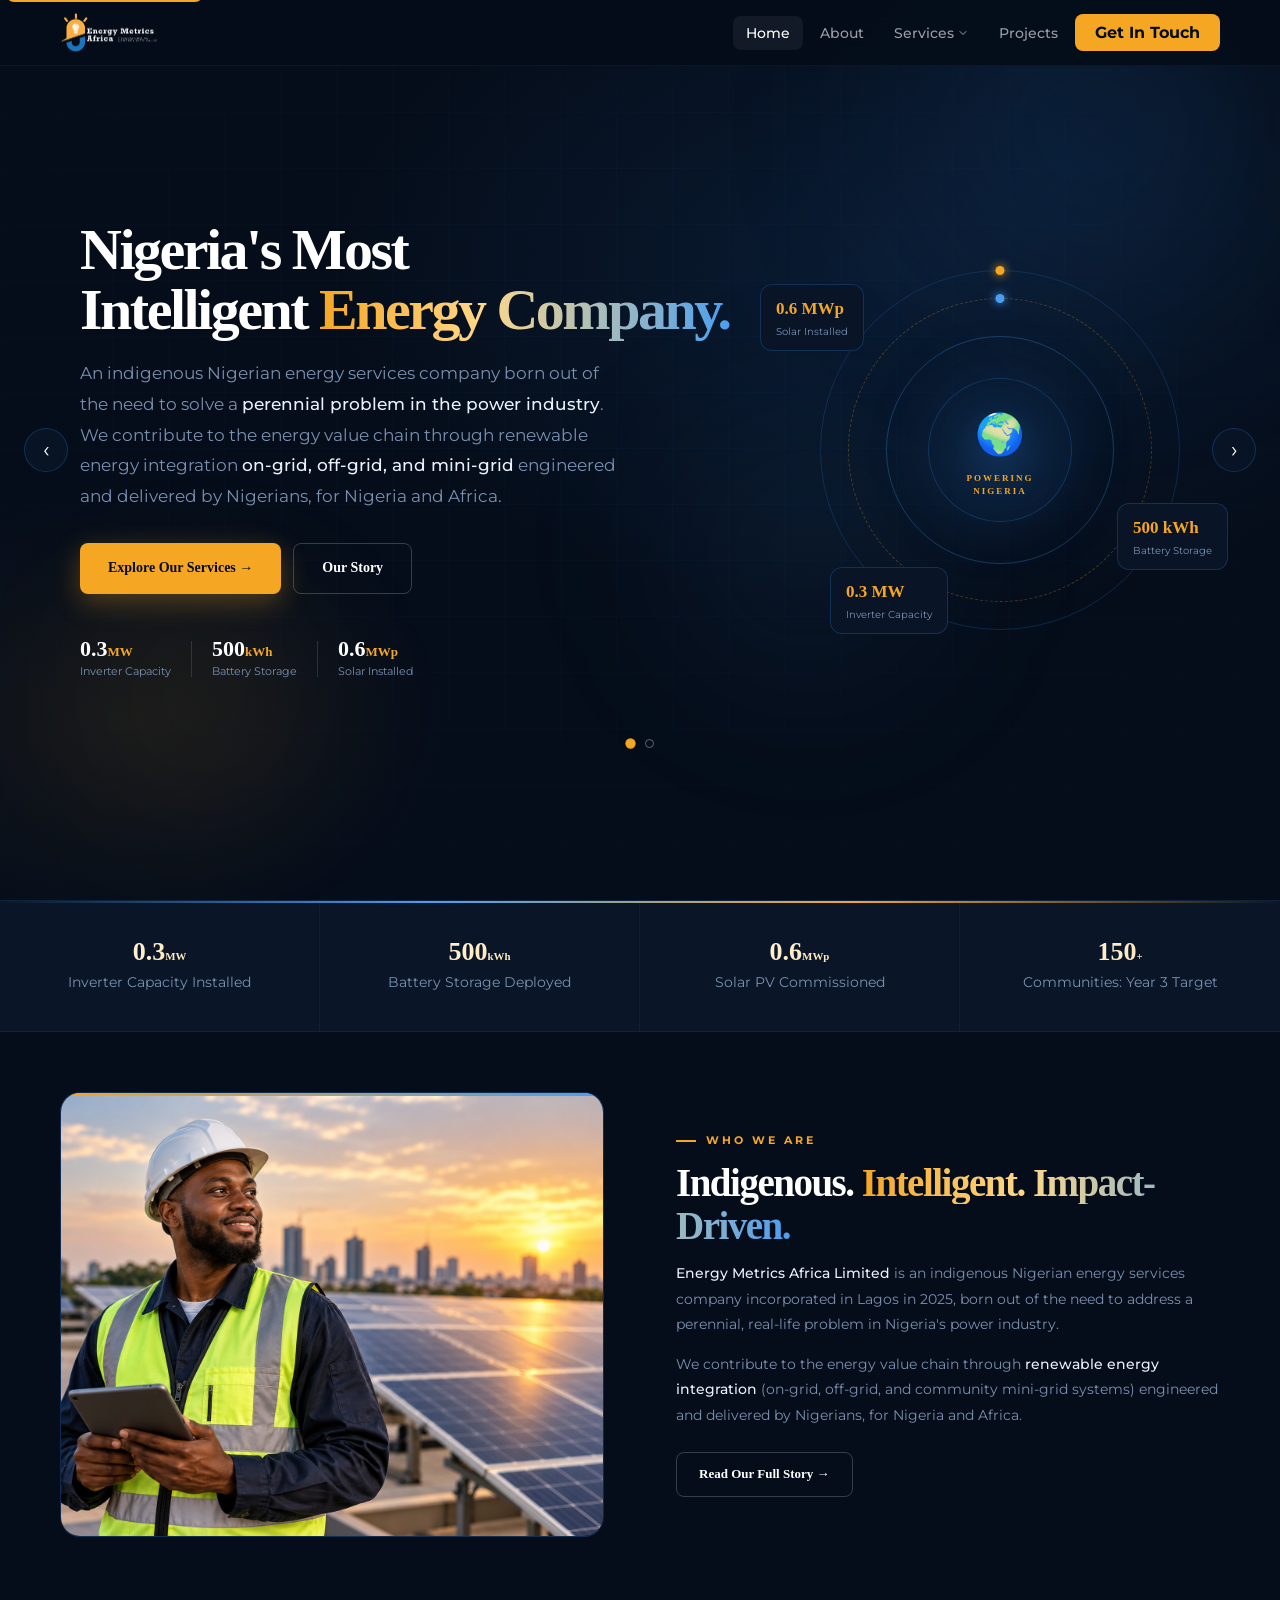
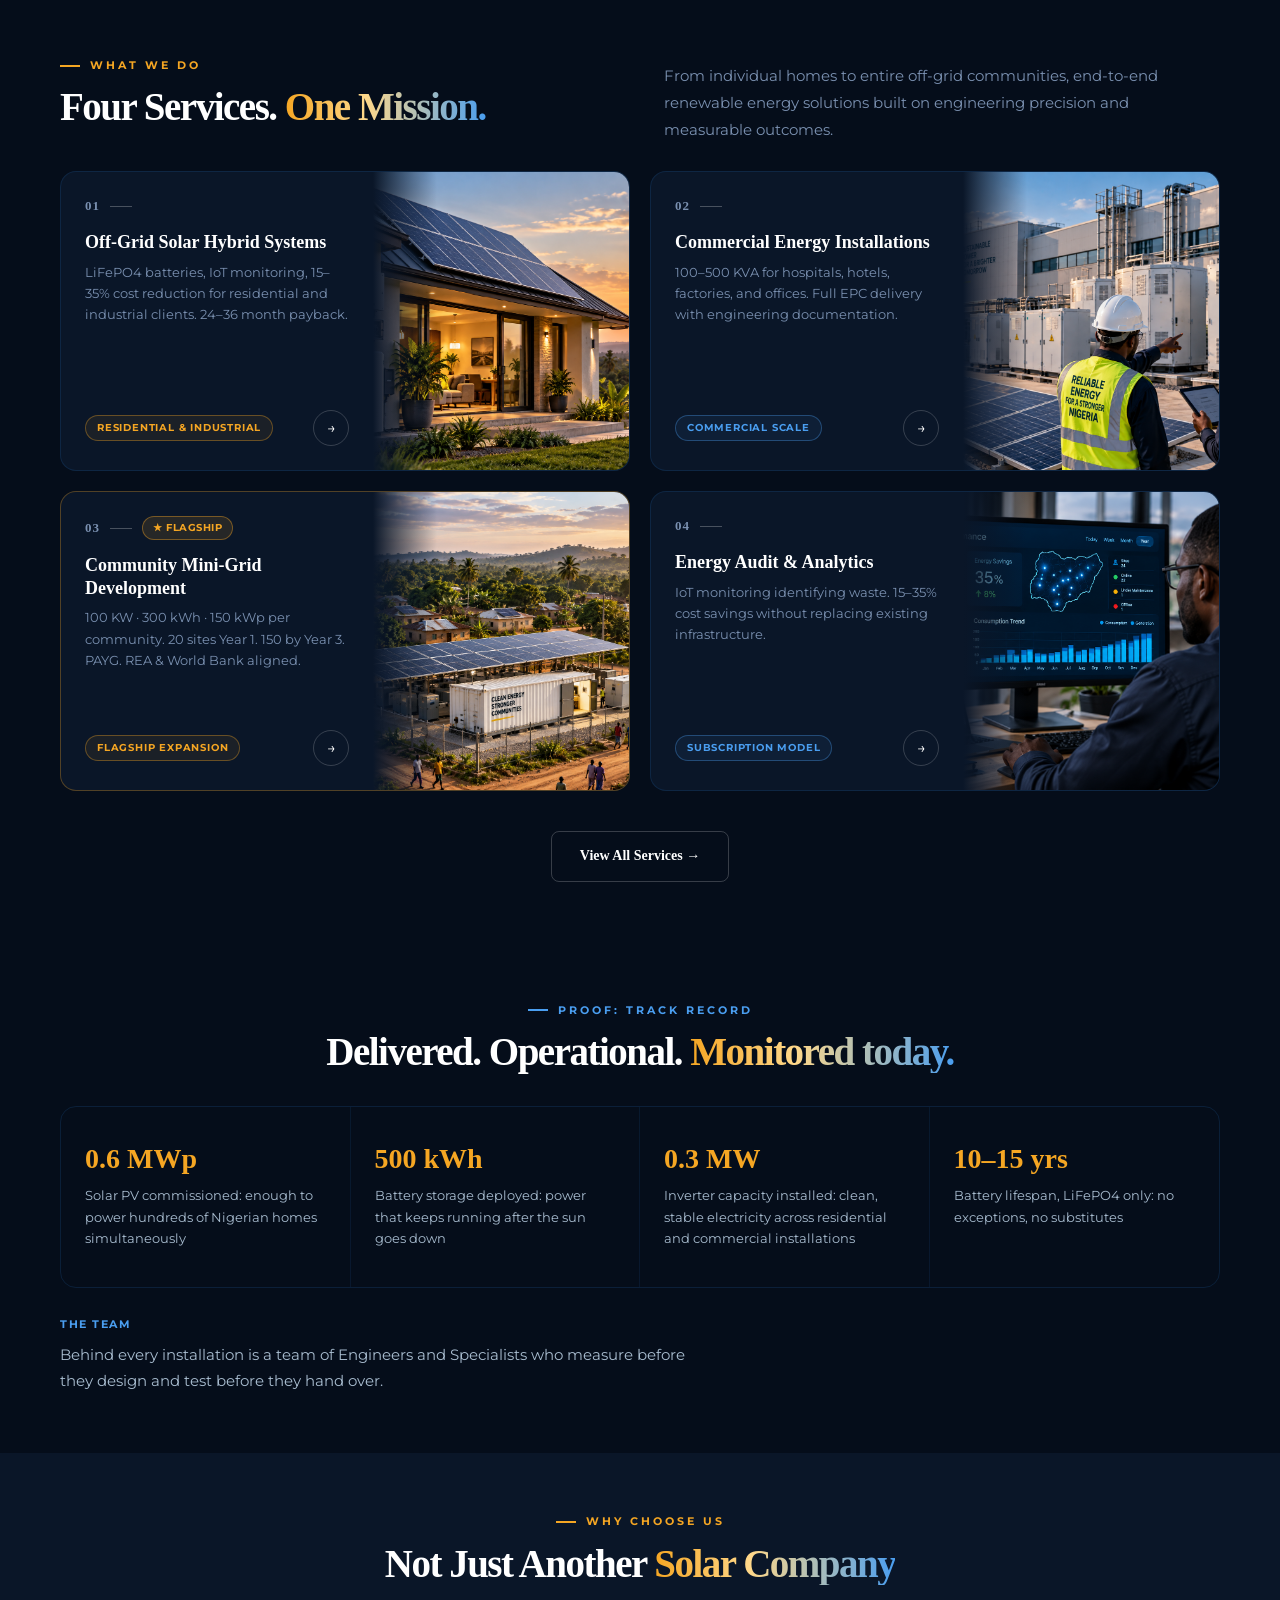
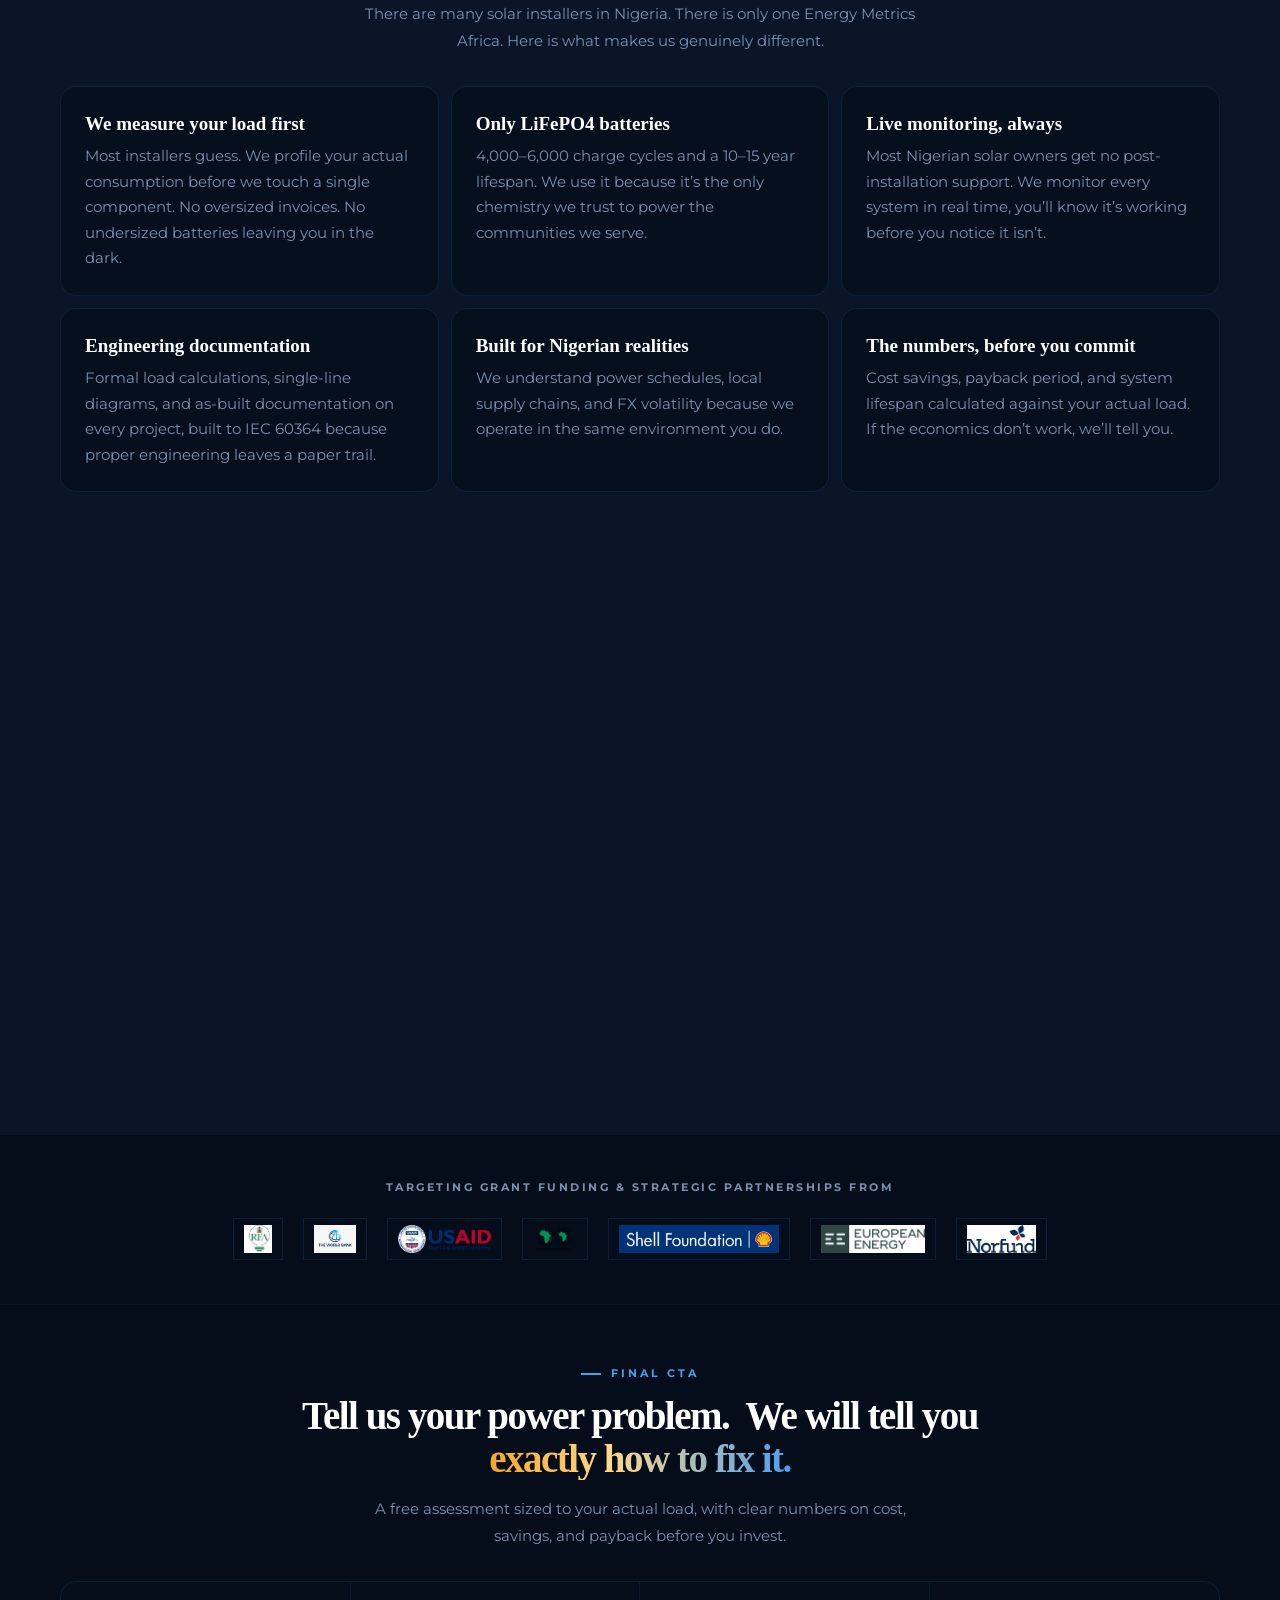
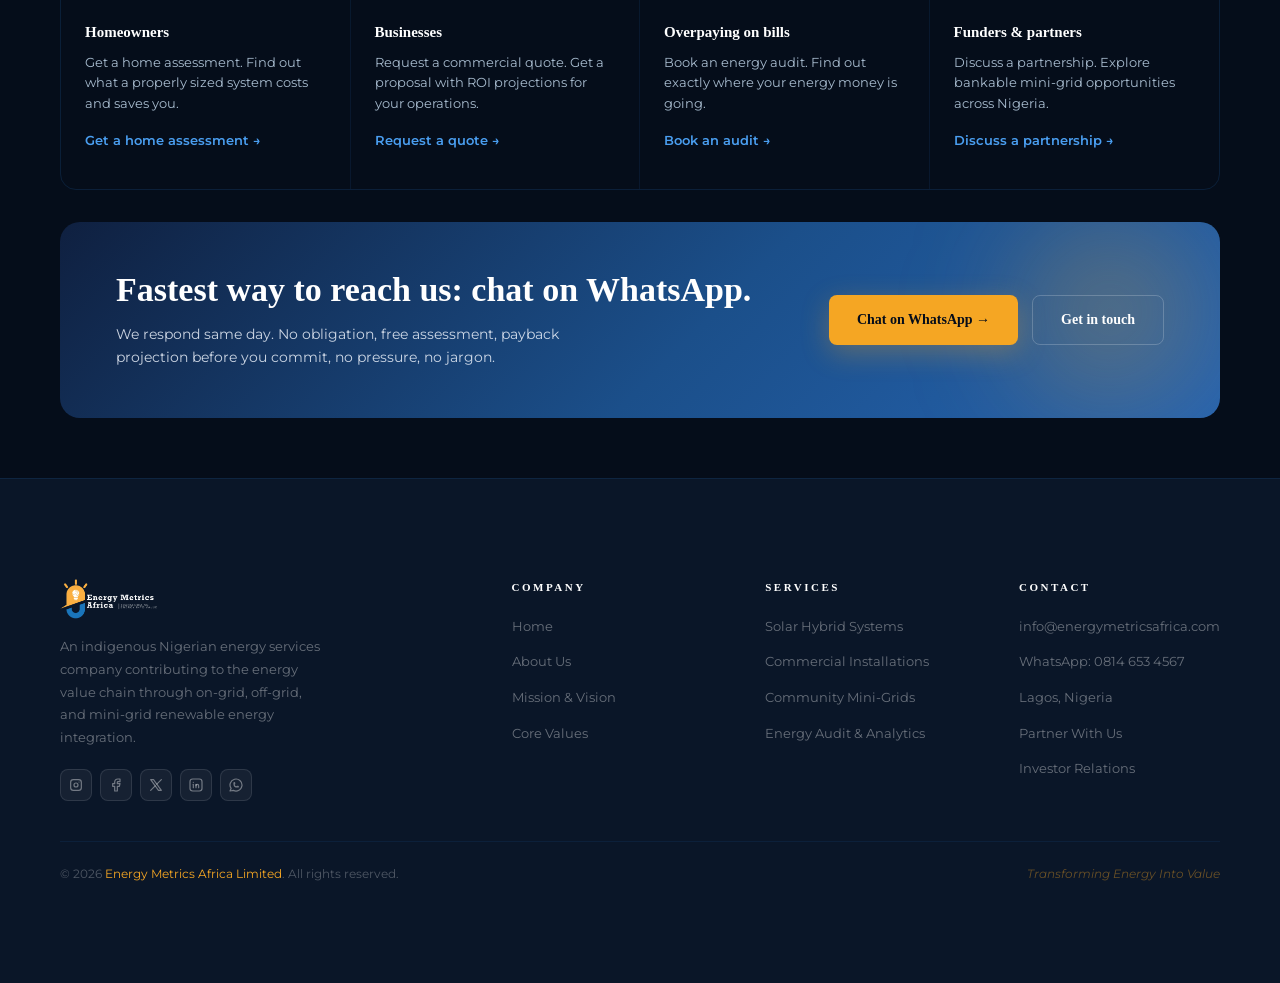
<file: index.html>
<!doctype html>
<html lang="en">
  <head>
    <meta charset="UTF-8" />
    <meta name="viewport" content="width=device-width, initial-scale=1.0" />
    <meta
      name="description"
      content="An indigenous Nigerian energy services company born out of the need to solve a perennial problem in the power industry, delivering on-grid, off-grid, and mini-grid renewable energy integration."
    />
    <meta
      name="keywords"
      content="renewable energy, solar power, Nigeria, mini-grid, off-grid solar, energy audit, LiFePO4 batteries, IoT monitoring"
    />
    <meta name="author" content="Energy Metrics Africa Limited" />
    <meta name="robots" content="index, follow" />
    <link rel="canonical" href="https://energymetricsafrica.com" />
    <meta property="og:title" content="Home | Energy Metrics Africa" />
    <meta
      property="og:description"
      content="An indigenous Nigerian energy services company born out of the need to solve a perennial problem in the power industry, delivering on-grid, off-grid, and mini-grid renewable energy integration."
    />
    <meta
      property="og:image"
      content="https://energymetricsafrica.com/assets/logo-white.png"
    />
    <meta property="og:url" content="https://energymetricsafrica.com" />
    <meta property="og:type" content="website" />
    <meta name="twitter:card" content="summary_large_image" />
    <meta name="twitter:title" content="Home | Energy Metrics Africa" />
    <meta
      name="twitter:description"
      content="An indigenous Nigerian energy services company born out of the need to solve a perennial problem in the power industry, delivering on-grid, off-grid, and mini-grid renewable energy integration."
    />
    <meta
      name="twitter:image"
      content="https://energymetricsafrica.com/assets/logo-white.png"
    />
    <script type="application/ld+json">
      {
        "@context": "https://schema.org",
        "@type": "Organization",
        "name": "Energy Metrics Africa Limited",
        "url": "https://energymetricsafrica.com",
        "logo": "https://energymetricsafrica.com/assets/logo-white.png",
        "description": "An indigenous Nigerian energy services company contributing to the energy value chain through on-grid, off-grid, and mini-grid renewable energy integration.",
        "foundingDate": "2025",
        "founder": {
          "@type": "Person",
          "name": "Demilade Olujide Babajide"
        },
        "address": {
          "@type": "PostalAddress",
          "addressLocality": "Lagos",
          "addressCountry": "NG"
        },
        "contactPoint": {
          "@type": "ContactPoint",
          "email": "info@energymetricsafrica.com",
          "contactType": "customer service"
        }
      }
    </script>
    <title>Home | Energy Metrics Africa</title>
    <link rel="icon" href="assets/favicon.png" type="image/png" />
    <link rel="preconnect" href="https://fonts.googleapis.com" />
    <link rel="preconnect" href="https://fonts.gstatic.com" crossorigin />
    <link
      href="https://fonts.googleapis.com/css2?family=Montserrat:wght@400;500;600&display=swap"
      rel="stylesheet"
    />
    <link rel="preload" href="assets/logo-white.png" as="image" />
    <link rel="stylesheet" href="css/variables.css" />
    <link rel="stylesheet" href="css/base.css" />
    <link rel="stylesheet" href="css/nav.css" />
    <link rel="stylesheet" href="css/footer.css" />
    <link rel="stylesheet" href="css/home.css" />
  </head>
  <body>
    <a href="#main" class="skip-link">Skip to main content</a>
    <header>
      <nav class="nav" role="navigation" aria-label="Main navigation">
        <a href="/" class="nav__logo"
          ><img
            src="assets/logo-white.png"
            alt="Energy Metrics Africa Limited"
            width="180"
            height="64"
        /></a>
        <ul class="nav__links" role="list">
          <li>
            <a href="/" class="nav__link is-active" data-nav="/">Home</a>
          </li>
          <li>
            <a href="/about" class="nav__link" data-nav="/about">About</a>
          </li>
          <li class="nav__item nav__item--dropdown">
            <a href="/services" class="nav__link" data-nav="/services"
              >Services<svg
                class="nav__caret"
                viewBox="0 0 24 24"
                fill="none"
                stroke="currentColor"
                stroke-width="2"
                stroke-linecap="round"
                stroke-linejoin="round"
                aria-hidden="true"
              ><path d="m6 9 6 6 6-6" /></svg
            ></a>
            <div class="nav__dropdown">
              <a
                href="/services/off-grid-solar-hybrid-systems/"
                class="nav__dropdown-link"
                >Off-Grid Solar Hybrid Systems</a
              >
              <a
                href="/services/commercial-energy-installations/"
                class="nav__dropdown-link"
                >Commercial Energy Installations</a
              >
              <a
                href="/services/community-mini-grid-development/"
                class="nav__dropdown-link"
                >Community Mini-Grid Development</a
              >
              <a
                href="/services/energy-audit-analytics/"
                class="nav__dropdown-link"
                >Energy Audit &amp; Analytics</a
              >
            </div>
          </li>
          <li>
            <a href="/projects" class="nav__link" data-nav="/projects"
              >Projects</a
            >
          </li>
          <li>
            <a href="/contact" class="nav__link--cta" data-nav="/contact"
              >Get In Touch</a
            >
          </li>
        </ul>
        <button
          class="nav__hamburger"
          id="hamburger"
          aria-expanded="false"
          aria-controls="nav-drawer"
          aria-label="Toggle menu"
        >
          <span></span><span></span><span></span>
        </button>
      </nav>
      <div
        class="nav__drawer"
        id="nav-drawer"
        role="dialog"
        aria-label="Mobile navigation"
      >
        <a
          href="index.html"
          class="nav__drawer-link is-active"
          data-nav="index.html"
          >Home</a
        ><a href="about.html" class="nav__drawer-link" data-nav="about.html"
          >About</a
        ><a href="/services" class="nav__drawer-link" data-nav="/services"
          >Services</a
        ><a
          href="/services/off-grid-solar-hybrid-systems/"
          class="nav__drawer-sublink"
          >Off-Grid Solar Hybrid Systems</a
        ><a
          href="/services/commercial-energy-installations/"
          class="nav__drawer-sublink"
          >Commercial Energy Installations</a
        ><a
          href="/services/community-mini-grid-development/"
          class="nav__drawer-sublink"
          >Community Mini-Grid Development</a
        ><a
          href="/services/energy-audit-analytics/"
          class="nav__drawer-sublink"
          >Energy Audit &amp; Analytics</a
        ><a
          href="projects.html"
          class="nav__drawer-link"
          data-nav="projects.html"
          >Projects</a
        ><a href="contact.html" class="nav__drawer-cta" data-nav="contact.html"
          >Get In Touch</a
        >
      </div>
    </header>
    <main>
      <section class="hero" aria-label="Hero">
        <div class="hero__canvas" aria-hidden="true"></div>
        <div class="hero__grid" aria-hidden="true"></div>
        <div class="hero__orb hero__orb--1" aria-hidden="true"></div>
        <div class="hero__orb hero__orb--2" aria-hidden="true"></div>
        <div class="hero__orb hero__orb--3" aria-hidden="true"></div>

        <div class="hero-slider" id="heroSlider">
          <div class="hero-slides">
            <div class="hero-slide is-active" data-slide="0">
              <div class="hero__inner">
                <div>
                  <!-- <div class="hero__pill">
                    <div class="hero__dot" aria-hidden="true"></div>
                    Lagos, Nigeria &nbsp;&middot;&nbsp; Indigenous Nigerian Company
                    &nbsp;&middot;&nbsp; Est. 2025
                  </div> -->
                  <h1 class="hero__title">
                    Nigeria's Most <br />Intelligent <em>Energy Company.</em>
                  </h1>
                  <p class="hero__desc">
                    An indigenous Nigerian energy services company born out of
                    the need to solve a
                    <strong>perennial problem in the power industry</strong>. We
                    contribute to the energy value chain through renewable
                    energy integration
                    <strong>on-grid, off-grid, and mini-grid</strong>
                    engineered and delivered by Nigerians, for Nigeria and
                    Africa.
                  </p>
                  <div class="hero__btns btn-group">
                    <a href="/services" class="btn btn--gold"
                      >Explore Our Services &rarr;</a
                    >
                    <a href="/about" class="btn btn--outline-white"
                      >Our Story</a
                    >
                  </div>
                  <div class="hero__proof">
                    <div>
                      <div class="hero__proof-val">0.3<span>MW</span></div>
                      <div class="hero__proof-label">Inverter Capacity</div>
                    </div>
                    <div class="hero__divider" aria-hidden="true"></div>
                    <div>
                      <div class="hero__proof-val">500<span>kWh</span></div>
                      <div class="hero__proof-label">Battery Storage</div>
                    </div>
                    <div class="hero__divider" aria-hidden="true"></div>
                    <div>
                      <div class="hero__proof-val">0.6<span>MWp</span></div>
                      <div class="hero__proof-label">Solar Installed</div>
                    </div>
                  </div>
                </div>
                <div class="hero__visual" aria-hidden="true">
                  <div class="hero__rings">
                    <div class="ring ring--1">
                      <div class="ring__dot ring__dot--gold"></div>
                    </div>
                    <div class="ring ring--2">
                      <div class="ring__dot ring__dot--blue"></div>
                    </div>
                    <div class="ring ring--3"></div>
                    <div class="hero__core">
                      <div class="hero__core-icon">🌍</div>
                      <div class="hero__core-label">Powering<br />Nigeria</div>
                    </div>
                    <div class="float-badges">
                      <div class="float-badge">
                        <span class="fb-val">0.6 MWp</span
                        ><span class="fb-label">Solar Installed</span>
                      </div>
                      <div class="float-badge">
                        <span class="fb-val">500 kWh</span
                        ><span class="fb-label">Battery Storage</span>
                      </div>
                      <div class="float-badge">
                        <span class="fb-val">0.3 MW</span
                        ><span class="fb-label">Inverter Capacity</span>
                      </div>
                    </div>
                  </div>
                </div>
              </div>
            </div>

            <div class="hero-slide" data-slide="1">
              <div class="hero__inner hero__inner--slide2">
                <div class="hero-slide2__content">
                  <h2 class="hero__title hero__title--slide2">
                    Tired of choosing between
                    <em>diesel and darkness?</em>
                  </h2>
                  <p class="hero__desc">
                    At EMA, we design, install, and monitor solar systems built
                    for Nigerians
                    <strong>sized right, built to last</strong>, and savings you
                    can calculate before you spend a single naira.
                  </p>
                  <div class="hero__btns btn-group">
                    <a href="/energy-audit/" class="btn btn--gold"
                      >Get a free assessment &rarr;</a
                    >
                    <a href="/projects" class="btn btn--outline-white"
                      >See what we have built</a
                    >
                  </div>
                  <p class="hero-slide2__note">
                    Free &middot; No obligation &middot; Response within 24 hrs
                  </p>
                </div>
              </div>
              <div class="hero-slide2__photo" aria-hidden="true">
                <img
                  src="assets/hero-slide-2-family.png"
                  alt=""
                  class="hero-slide2__image"
                  loading="lazy"
                />
              </div>
            </div>
          </div>

          <button
            class="hero-slider__arrow hero-slider__arrow--prev"
            id="heroPrev"
            aria-label="Previous slide"
            type="button"
          >
            &#8249;
          </button>
          <button
            class="hero-slider__arrow hero-slider__arrow--next"
            id="heroNext"
            aria-label="Next slide"
            type="button"
          >
            &#8250;
          </button>

          <div
            class="hero-slider__dots"
            role="tablist"
            aria-label="Hero slides"
          >
            <button
              class="hero-slider__dot is-active"
              data-slide-to="0"
              role="tab"
              aria-selected="true"
              aria-label="Slide 1"
              type="button"
            ></button>
            <button
              class="hero-slider__dot"
              data-slide-to="1"
              role="tab"
              aria-selected="false"
              aria-label="Slide 2"
              type="button"
            ></button>
          </div>
        </div>
      </section>

      <div class="stats-strip" role="region" aria-label="Key metrics">
        <div class="stats-row">
          <div class="stat-box reveal">
            <span class="stat-val">0.3<span class="stat-unit">MW</span></span>
            <p class="stat-label">Inverter Capacity Installed</p>
          </div>
          <div class="stat-box reveal d1">
            <span class="stat-val">500<span class="stat-unit">kWh</span></span>
            <p class="stat-label">Battery Storage Deployed</p>
          </div>
          <div class="stat-box reveal d2">
            <span class="stat-val">0.6<span class="stat-unit">MWp</span></span>
            <p class="stat-label">Solar PV Commissioned</p>
          </div>
          <div class="stat-box reveal d3">
            <span class="stat-val">150<span class="stat-unit">+</span></span>
            <p class="stat-label">Communities: Year 3 Target</p>
          </div>
        </div>
      </div>

      <section
        class="section section--navy"
        aria-label="About Energy Metrics Africa"
      >
        <div class="container">
          <div class="home-about__grid">
            <div class="reveal">
              <div class="about-card">
                <img
                  src="assets/Solar Engineer at Sunset.png"
                  alt="Demilade Olujide Babajide, Founder and CEO of Energy Metrics Africa"
                  class="about-card__portrait"
                  loading="lazy"
                />
              </div>
            </div>
            <div class="about-text reveal d2">
              <div class="eyebrow">Who We Are</div>
              <h2 class="section-title">
                Indigenous.
                <span class="grad-text">Intelligent. Impact-Driven.</span>
              </h2>
              <p>
                <strong style="color: var(--off-white)"
                  >Energy Metrics Africa Limited</strong
                >
                is an indigenous Nigerian energy services company incorporated
                in Lagos in 2025, born out of the need to address a perennial,
                real-life problem in Nigeria's power industry.
              </p>
              <p>
                We contribute to the energy value chain through
                <strong style="color: var(--off-white)"
                  >renewable energy integration</strong
                >
                (on-grid, off-grid, and community mini-grid systems) engineered
                and delivered by Nigerians, for Nigeria and Africa.
              </p>
              <!-- <div class="pillars">
                <div class="pillar">
                  <div class="pillar__icon" aria-hidden="true">🇳🇬</div>
                  <div>
                    <h4>Proudly Indigenous</h4>
                    <p>
                      Deep local knowledge of regulatory, commercial, and
                      community realities that no foreign company can replicate.
                    </p>
                  </div>
                </div>
                <div class="pillar">
                  <div class="pillar__icon" aria-hidden="true">⚡</div>
                  <div>
                    <h4>Full Value Chain Coverage</h4>
                    <p>
                      On-grid, off-grid, mini-grid: from residential
                      scale to community-scale infrastructure.
                    </p>
                  </div>
                </div>
                <div class="pillar">
                  <div class="pillar__icon" aria-hidden="true">📊</div>
                  <div>
                    <h4>Measured, Verified Impact</h4>
                    <p>
                      0.3MW inverter &middot; 500kWh storage &middot; 0.6MWp
                      solar, all delivered, operational, and monitored.
                    </p>
                  </div>
                </div>
              </div> -->
              <div class="btn-group" style="margin-top: 24px">
                <a
                  href="/about"
                  class="btn btn--outline-white"
                  style="font-size: 13px; padding: 11px 22px"
                  >Read Our Full Story &rarr;</a
                >
              </div>
            </div>
          </div>
        </div>
      </section>

      <section class="section section--navy" aria-label="Our services">
        <div class="container">
          <div class="svc-intro-row">
            <div class="reveal">
              <div class="eyebrow">What We Do</div>
              <h2 class="section-title">
                Four Services. <span class="grad-text">One Mission.</span>
              </h2>
            </div>
            <div class="reveal d2">
              <p class="section-sub">
                From individual homes to entire off-grid communities,
                end-to-end renewable energy solutions built on engineering
                precision and measurable outcomes.
              </p>
            </div>
          </div>
          <div class="svc-preview-grid">
            <a
              href="/services/off-grid-solar-hybrid-systems/"
              class="spc reveal d1"
              aria-label="View details: Off-Grid Solar Hybrid Systems"
            >
              <div class="spc__content">
                <div class="spc__num-row">
                  <span class="spc__num">01</span>
                  <span class="spc__num-rule" aria-hidden="true"></span>
                </div>
                <h3 class="spc__title">Off-Grid Solar Hybrid Systems</h3>
                <p class="spc__desc">
                  LiFePO4 batteries, IoT monitoring, 15&ndash;35% cost reduction
                  for residential and industrial clients. 24&ndash;36 month
                  payback.
                </p>
                <div class="spc__footer">
                  <span class="tag tag--gold"
                    >Residential &amp; Industrial</span
                  >
                  <span class="spc__arrow" aria-hidden="true">&rarr;</span>
                </div>
              </div>
              <div class="spc__media">
                <img
                  src="assets/Off-Grid Solar Hybrid Systems.png"
                  alt=""
                  loading="lazy"
                  class="spc__img"
                />
              </div>
            </a>
            <a
              href="/services/commercial-energy-installations/"
              class="spc reveal d2"
              aria-label="View details: Commercial Energy Installations"
            >
              <div class="spc__content">
                <div class="spc__num-row">
                  <span class="spc__num">02</span>
                  <span class="spc__num-rule" aria-hidden="true"></span>
                </div>
                <h3 class="spc__title">Commercial Energy Installations</h3>
                <p class="spc__desc">
                  100&ndash;500 KVA for hospitals, hotels, factories, and
                  offices. Full EPC delivery with engineering documentation.
                </p>
                <div class="spc__footer">
                  <span class="tag tag--blue">Commercial Scale</span>
                  <span class="spc__arrow" aria-hidden="true">&rarr;</span>
                </div>
              </div>
              <div class="spc__media">
                <img
                  src="assets/Commercial Energy Installations.png"
                  alt=""
                  loading="lazy"
                  class="spc__img"
                />
              </div>
            </a>
            <a
              href="/services/community-mini-grid-development/"
              class="spc spc--flag reveal d3"
              aria-label="View details: Community Mini-Grid Development, Flagship service"
            >
              <div class="spc__content">
                <div class="spc__num-row">
                  <span class="spc__num">03</span>
                  <span class="spc__num-rule" aria-hidden="true"></span>
                  <span class="spc__flag">&#9733; Flagship</span>
                </div>
                <h3 class="spc__title">Community Mini-Grid Development</h3>
                <p class="spc__desc">
                  100 KW &middot; 300 kWh &middot; 150 kWp per community. 20
                  sites Year 1. 150 by Year 3. PAYG. REA &amp; World Bank
                  aligned.
                </p>
                <div class="spc__footer">
                  <span class="tag tag--gold">Flagship Expansion</span>
                  <span class="spc__arrow" aria-hidden="true">&rarr;</span>
                </div>
              </div>
              <div class="spc__media">
                <img
                  src="assets/Community Mini-Grid Development.png"
                  alt=""
                  loading="lazy"
                  class="spc__img"
                />
              </div>
            </a>
            <a
              href="/services/energy-audit-analytics/"
              class="spc reveal d4"
              aria-label="View details: Energy Audit &amp; Analytics"
            >
              <div class="spc__content">
                <div class="spc__num-row">
                  <span class="spc__num">04</span>
                  <span class="spc__num-rule" aria-hidden="true"></span>
                </div>
                <h3 class="spc__title">Energy Audit &amp; Analytics</h3>
                <p class="spc__desc">
                  IoT monitoring identifying waste. 15&ndash;35% cost savings
                  without replacing existing infrastructure.
                </p>
                <div class="spc__footer">
                  <span class="tag tag--blue">Subscription Model</span>
                  <span class="spc__arrow" aria-hidden="true">&rarr;</span>
                </div>
              </div>
              <div class="spc__media">
                <img
                  src="assets/Energy Audit &amp; Analytics.png"
                  alt=""
                  loading="lazy"
                  class="spc__img"
                />
              </div>
            </a>
          </div>
          <div class="spc-cta-row">
            <a href="/services" class="btn btn--outline-white"
              >View All Services &rarr;</a
            >
          </div>
        </div>
      </section>

      <section
        class="section section--navy"
        aria-label="Proof and track record"
      >
        <div class="container">
          <div
            class="reveal"
            style="text-align: center; max-width: 700px; margin: 0 auto 32px"
          >
            <div class="eyebrow eyebrow--center eyebrow--blue">
              Proof: Track Record
            </div>
            <h2 class="section-title">
              Delivered. Operational.
              <span class="grad-text">Monitored today.</span>
            </h2>
          </div>
          <div class="proof-track__stats">
            <div class="stats-row">
              <div class="stat-box reveal">
                <span class="proof-track-val">0.6 MWp</span>
                <p class="proof-track-text">
                  Solar PV commissioned: enough to power hundreds of
                  Nigerian homes simultaneously
                </p>
              </div>
              <div class="stat-box reveal d1">
                <span class="proof-track-val">500 kWh</span>
                <p class="proof-track-text">
                  Battery storage deployed: power that keeps running
                  after the sun goes down
                </p>
              </div>
              <div class="stat-box reveal d2">
                <span class="proof-track-val">0.3 MW</span>
                <p class="proof-track-text">
                  Inverter capacity installed: clean, stable electricity
                  across residential and commercial installations
                </p>
              </div>
              <div class="stat-box reveal d3">
                <span class="proof-track-val">10&ndash;15 yrs</span>
                <p class="proof-track-text">
                  Battery lifespan, LiFePO4 only: no exceptions, no
                  substitutes
                </p>
              </div>
            </div>
          </div>
          <div class="reveal">
            <div class="proof-track__footnote-label">The Team</div>
            <p class="proof-track__footnote-text">
              Behind every installation is a team of Engineers and Specialists
              who measure before they design and test before they hand over.
            </p>
          </div>
        </div>
      </section>

      <section
        class="section section--navy-2"
        aria-label="Why choose Energy Metrics Africa"
      >
        <div class="container">
          <div
            class="reveal"
            style="text-align: center; max-width: 600px; margin: 0 auto 32px"
          >
            <div class="eyebrow eyebrow--center">Why Choose Us</div>
            <h2 class="section-title">
              Not Just Another <span class="grad-text">Solar Company</span>
            </h2>
            <p class="section-sub" style="margin: 0 auto">
              There are many solar installers in Nigeria. There is only one
              Energy Metrics Africa. Here is what makes us genuinely different.
            </p>
          </div>
          <div class="why-grid">
            <div class="why-card reveal d1">
              <!-- <div class="why-num" aria-hidden="true">01</div> -->
              <h3 class="why-title">We measure your load first</h3>
              <p class="why-text">
                Most installers guess. We profile your actual consumption before
                we touch a single component. No oversized invoices. No
                undersized batteries leaving you in the dark.
              </p>
            </div>
            <div class="why-card reveal d2">
              <!-- <div class="why-num" aria-hidden="true">02</div> -->
              <h3 class="why-title">Only LiFePO4 batteries</h3>
              <p class="why-text">
                4,000–6,000 charge cycles and a 10–15 year lifespan. We use it
                because it’s the only chemistry we trust to power the
                communities we serve.
              </p>
            </div>
            <div class="why-card reveal d3">
              <!-- <div class="why-num" aria-hidden="true">03</div> -->
              <h3 class="why-title">Live monitoring, always</h3>
              <p class="why-text">
                Most Nigerian solar owners get no post-installation support. We
                monitor every system in real time, you’ll know it’s working
                before you notice it isn’t.
              </p>
            </div>
            <div class="why-card reveal d1">
              <!-- <div class="why-num" aria-hidden="true">04</div> -->
              <h3 class="why-title">Engineering documentation</h3>
              <p class="why-text">
                Formal load calculations, single-line diagrams, and as-built
                documentation on every project, built to IEC 60364 because
                proper engineering leaves a paper trail.
              </p>
            </div>
            <div class="why-card reveal d2">
              <!-- <div class="why-num" aria-hidden="true">05</div> -->
              <h3 class="why-title">Built for Nigerian realities</h3>
              <p class="why-text">
                We understand power schedules, local supply chains, and FX
                volatility because we operate in the same environment you do.
              </p>
            </div>
            <div class="why-card reveal d3">
              <!-- <div class="why-num" aria-hidden="true">06</div> -->
              <h3 class="why-title">The numbers, before you commit</h3>
              <p class="why-text">
                Cost savings, payback period, and system lifespan calculated
                against your actual load. If the economics don’t work, we’ll
                tell you.
              </p>
            </div>
          </div>
        </div>
      </section>

      <section class="section section--navy-2" aria-label="Impact metrics">
        <div class="container">
          <div class="impact-header">
            <div class="reveal">
              <div class="eyebrow">Our Impact</div>
              <h2 class="section-title">
                Numbers That <span class="grad-text">Change Lives</span>
              </h2>
            </div>
            <div class="reveal d2">
              <p class="section-sub">
                Three years of execution delivers infrastructure-grade impact,
                for communities, the climate, and investors seeking
                bankable returns.
              </p>
            </div>
          </div>
          <div class="impact-grid">
            <div class="imp-card reveal d1">
              <div
                class="imp-bar"
                style="
                  width: 80%;
                  background: linear-gradient(
                    90deg,
                    var(--gold),
                    var(--gold-light)
                  );
                "
              ></div>
              <span class="imp-icon" aria-hidden="true">👥</span
              ><span class="imp-val">56,250</span>
              <p class="imp-label">
                People gaining electricity access across 150 communities by Year
                3
              </p>
            </div>
            <div class="imp-card reveal d2">
              <div
                class="imp-bar"
                style="
                  width: 90%;
                  background: linear-gradient(
                    90deg,
                    var(--blue),
                    var(--blue-glow)
                  );
                "
              ></div>
              <span class="imp-icon" aria-hidden="true">💼</span
              ><span class="imp-val">1,730+</span>
              <p class="imp-label">
                Direct and indirect jobs created across the 3-year expansion
                programme
              </p>
            </div>
            <div class="imp-card reveal d3">
              <div
                class="imp-bar"
                style="
                  width: 65%;
                  background: linear-gradient(90deg, #1a7a4a, #2ecc71);
                "
              ></div>
              <span class="imp-icon" aria-hidden="true">🌱</span
              ><span class="imp-val">17,200t</span>
              <p class="imp-label">
                CO&sub2; avoided per year by Year 3, displacing 6.4M
                litres of diesel
              </p>
            </div>
            <div class="imp-card reveal d1">
              <div
                class="imp-bar"
                style="
                  width: 70%;
                  background: linear-gradient(
                    90deg,
                    var(--gold),
                    var(--gold-light)
                  );
                "
              ></div>
              <span class="imp-icon" aria-hidden="true">🏘️</span
              ><span class="imp-val">3,000</span>
              <p class="imp-label">
                Businesses connected to reliable electricity across mini-grid
                communities
              </p>
            </div>
            <div class="imp-card reveal d2">
              <div
                class="imp-bar"
                style="
                  width: 85%;
                  background: linear-gradient(
                    90deg,
                    var(--blue),
                    var(--blue-glow)
                  );
                "
              ></div>
              <span class="imp-icon" aria-hidden="true">⚡</span
              ><span class="imp-val">22.5MWp</span>
              <p class="imp-label">
                Total solar PV capacity installed by end of Year 3 expansion
              </p>
            </div>
            <div class="imp-card reveal d3">
              <div
                class="imp-bar"
                style="
                  width: 75%;
                  background: linear-gradient(90deg, #1a7a4a, #2ecc71);
                "
              ></div>
              <span class="imp-icon" aria-hidden="true">📈</span
              ><span class="imp-val">&#8358;2.39B</span>
              <p class="imp-label">
                Projected annual revenue by Year 3 from recurring and project
                streams
              </p>
            </div>
          </div>
        </div>
      </section>

      <div class="funders-strip" role="region" aria-label="Target funders">
        <p class="funders-label">
          Targeting Grant Funding &amp; Strategic Partnerships From
        </p>
        <div class="chips" role="list">
          <div class="chip" role="listitem">
            <img src="assets/REA Nigeria.jpg" alt="REA Nigeria logo" />
          </div>
          <div class="chip" role="listitem">
            <img
              src="assets/world bank dares.webp"
              alt="World Bank DARES logo"
            />
          </div>
          <div class="chip" role="listitem">
            <img src="assets/USAID.png" alt="USAID logo" />
          </div>
          <div class="chip" role="listitem">
            <img src="assets/AfDB.png" alt="AfDB logo" />
          </div>
          <div class="chip" role="listitem">
            <img
              src="assets/Shell-Foundation-Logo.webp"
              alt="Shell Foundation logo"
            />
          </div>
          <div class="chip" role="listitem">
            <img
              src="assets/EU Energy Global.png"
              alt="EU Energy Global logo"
            />
          </div>
          <div class="chip" role="listitem">
            <img src="assets/norfund.jpg" alt="Norfund logo" />
          </div>
        </div>
      </div>

      <section class="section section--navy" aria-label="Call to action">
        <div class="container">
          <div
            class="reveal"
            style="text-align: center; max-width: 720px; margin: 0 auto 32px"
          >
            <div class="eyebrow eyebrow--center eyebrow--blue">Final CTA</div>
            <h2 class="section-title">
              Tell us your power problem.
              <span style="margin-left: 0.2em">We</span> will tell you
              <span class="grad-text">exactly how to fix it.</span>
            </h2>
            <p class="section-sub" style="margin: 0 auto">
              A free assessment sized to your actual load, with clear numbers on
              cost, savings, and payback before you invest.
            </p>
          </div>
          <div class="cta-categories">
            <div class="stats-row">
              <div class="stat-box reveal">
                <h3 class="cta-cat__title">Homeowners</h3>
                <p class="cta-cat__text">
                  Get a home assessment. Find out what a properly sized system
                  costs and saves you.
                </p>
                <a href="/energy-audit/" class="cta-cat__link"
                  >Get a home assessment &rarr;</a
                >
              </div>
              <div class="stat-box reveal d1">
                <h3 class="cta-cat__title">Businesses</h3>
                <p class="cta-cat__text">
                  Request a commercial quote. Get a proposal with ROI
                  projections for your operations.
                </p>
                <a href="/contact" class="cta-cat__link"
                  >Request a quote &rarr;</a
                >
              </div>
              <div class="stat-box reveal d2">
                <h3 class="cta-cat__title">Overpaying on bills</h3>
                <p class="cta-cat__text">
                  Book an energy audit. Find out exactly where your energy money
                  is going.
                </p>
                <a href="/energy-audit/" class="cta-cat__link"
                  >Book an audit &rarr;</a
                >
              </div>
              <div class="stat-box reveal d3">
                <h3 class="cta-cat__title">Funders &amp; partners</h3>
                <p class="cta-cat__text">
                  Discuss a partnership. Explore bankable mini-grid
                  opportunities across Nigeria.
                </p>
                <a href="/contact" class="cta-cat__link"
                  >Discuss a partnership &rarr;</a
                >
              </div>
            </div>
          </div>
          <div class="whatsapp-banner reveal">
            <div class="whatsapp-banner__glow" aria-hidden="true"></div>
            <div class="whatsapp-banner__content">
              <h3 class="whatsapp-banner__title">
                Fastest way to reach us: chat on WhatsApp.
              </h3>
              <p class="whatsapp-banner__text">
                We respond same day. No obligation, free assessment, payback
                projection before you commit, no pressure, no jargon.
              </p>
            </div>
            <div class="whatsapp-banner__actions">
              <a
                href="https://wa.me/2348146534567"
                class="btn btn--gold"
                target="_blank"
                rel="noopener noreferrer"
                >Chat on WhatsApp &rarr;</a
              >
              <a href="/contact" class="btn btn--outline-white">Get in touch</a>
            </div>
          </div>
        </div>
      </section>
    </main>
    <footer class="footer" role="contentinfo">
      <div class="container">
        <div class="footer__grid">
          <div>
            <div class="footer__brand-logo">
              <img
                src="assets/logo-white.png"
                alt="Energy Metrics Africa"
                width="140"
                height="38"
              />
            </div>
            <p class="footer__brand-desc">
              An indigenous Nigerian energy services company contributing to the
              energy value chain through on-grid, off-grid, and mini-grid
              renewable energy integration.
            </p>
            <div class="footer__socials">
              <a
                href="https://www.instagram.com/energymetrics/"
                class="footer__social"
                aria-label="Instagram"
                target="_blank"
                rel="noopener noreferrer"
                ><svg viewBox="0 0 24 24" fill="none" stroke="currentColor" stroke-width="1.8" stroke-linecap="round" stroke-linejoin="round" aria-hidden="true" focusable="false"><path d="M4 8a4 4 0 0 1 4-4h8a4 4 0 0 1 4 4v8a4 4 0 0 1-4 4H8a4 4 0 0 1-4-4z"/><path d="M9 12a3 3 0 1 0 6 0a3 3 0 0 0-6 0"/><path d="M16.5 7.5v.01"/></svg></a>
              <a
                href="https://www.facebook.com/profile.php?id=61573448944891"
                class="footer__social"
                aria-label="Facebook"
                target="_blank"
                rel="noopener noreferrer"
                ><svg viewBox="0 0 24 24" fill="none" stroke="currentColor" stroke-width="1.8" stroke-linecap="round" stroke-linejoin="round" aria-hidden="true" focusable="false"><path d="M7 10v4h3v7h4v-7h3l1-4h-4V8a1 1 0 0 1 1-1h3V3h-3a5 5 0 0 0-5 5v2H7"/></svg></a>
              <a
                href="https://x.com/emetricsafrica"
                class="footer__social"
                aria-label="Twitter/X"
                target="_blank"
                rel="noopener noreferrer"
                ><svg viewBox="0 0 24 24" fill="none" stroke="currentColor" stroke-width="1.8" stroke-linecap="round" stroke-linejoin="round" aria-hidden="true" focusable="false"><path d="M4 4l11.733 16H20L8.267 4z"/><path d="M4 20l6.768-6.768m2.46-2.46L20 4"/></svg></a>
              <a
                href="https://www.linkedin.com/in/energy-metrics-617b68352/"
                class="footer__social"
                aria-label="LinkedIn"
                target="_blank"
                rel="noopener noreferrer"
                ><svg viewBox="0 0 24 24" fill="none" stroke="currentColor" stroke-width="1.8" stroke-linecap="round" stroke-linejoin="round" aria-hidden="true" focusable="false"><path d="M8 11v5"/><path d="M8 8v.01"/><path d="M12 16v-5"/><path d="M16 16v-3a2 2 0 1 0-4 0"/><path d="M3 7a4 4 0 0 1 4-4h10a4 4 0 0 1 4 4v10a4 4 0 0 1-4 4H7a4 4 0 0 1-4-4z"/></svg></a>
              <a
                href="https://wa.me/2348146534567"
                class="footer__social"
                aria-label="WhatsApp"
                target="_blank"
                rel="noopener noreferrer"
                ><svg viewBox="0 0 24 24" fill="none" stroke="currentColor" stroke-width="1.8" stroke-linecap="round" stroke-linejoin="round" aria-hidden="true" focusable="false"><path d="M3 21l1.65-3.8a9 9 0 1 1 3.4 2.9L3 21"/><path d="M9 10a.5.5 0 0 0 1 0V9a.5.5 0 0 0-1 0v1a5 5 0 0 0 5 5h1a.5.5 0 0 0 0-1h-1a.5.5 0 0 0 0 1"/></svg></a>
            </div>
          </div>
          <div class="footer__col">
            <h5>Company</h5>
            <ul>
              <li><a href="/">Home</a></li>
              <li><a href="/about">About Us</a></li>
              <li><a href="/about#mission">Mission &amp; Vision</a></li>
              <li><a href="/about#values">Core Values</a></li>
            </ul>
          </div>
          <div class="footer__col">
            <h5>Services</h5>
            <ul>
              <li><a href="/services">Solar Hybrid Systems</a></li>
              <li><a href="/services">Commercial Installations</a></li>
              <li><a href="/services">Community Mini-Grids</a></li>
              <li><a href="/services">Energy Audit &amp; Analytics</a></li>
            </ul>
          </div>
          <div class="footer__col">
            <h5>Contact</h5>
            <ul>
              <li>
                <a href="mailto:info@energymetricsafrica.com"
                  >info@energymetricsafrica.com</a
                >
              </li>
              <li>
                <a href="https://wa.me/2348146534567" target="_blank" rel="noopener noreferrer"
                  >WhatsApp: 0814 653 4567</a
                >
              </li>
              <li><a href="/contact">Lagos, Nigeria</a></li>
              <li><a href="/contact">Partner With Us</a></li>
              <li><a href="/contact">Investor Relations</a></li>
            </ul>
          </div>
        </div>
        <div class="footer__bottom">
          <p>
            &copy; 2026 <span>Energy Metrics Africa Limited</span>. All rights
            reserved.
          </p>
          <p class="footer__tagline">Transforming Energy Into Value</p>
        </div>
      </div>
    </footer>
    <script src="js/main.js" defer></script>
  </body>
</html>
</file>
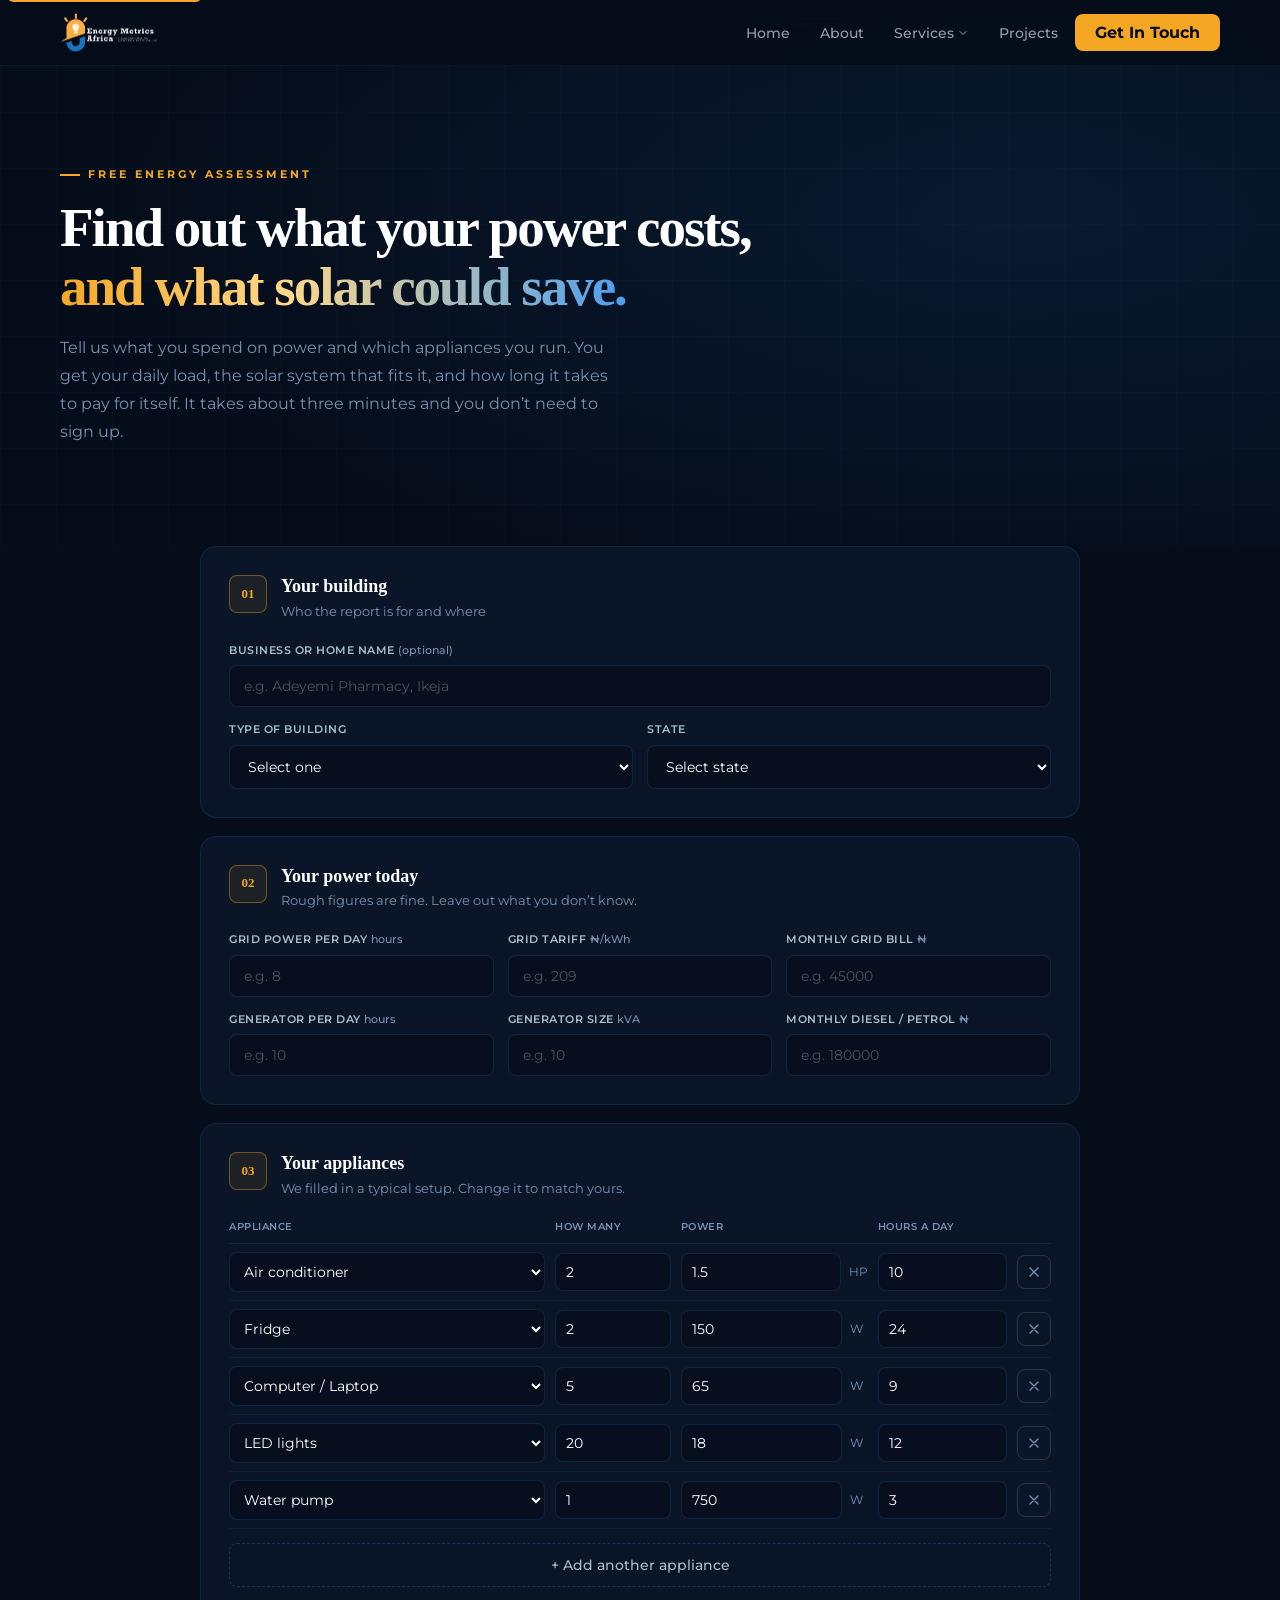
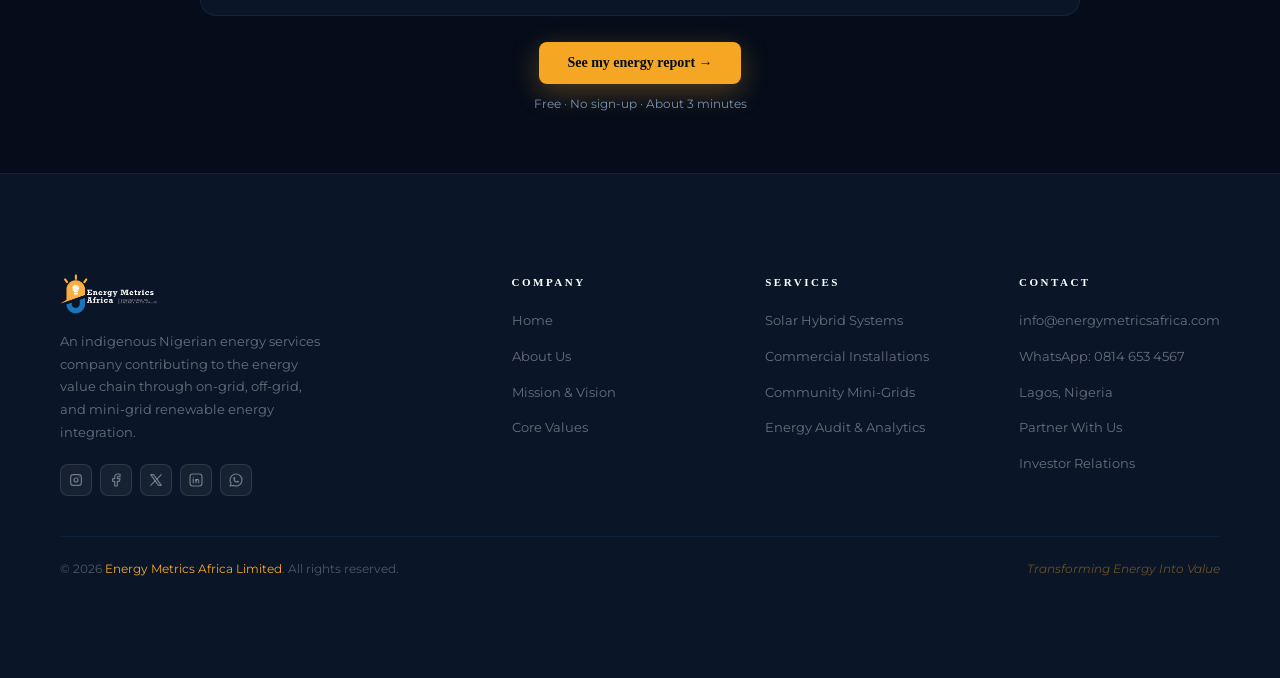
<file: energy-audit/index.html>
<!doctype html>
<html lang="en">
  <head>
    <meta charset="UTF-8" />
    <meta name="viewport" content="width=device-width, initial-scale=1.0" />
    <meta
      name="description"
      content="Free energy assessment: enter your power costs and appliances to see your daily load, the solar system that fits it, and how long it takes to pay for itself."
    />
    <meta name="author" content="Energy Metrics Africa Limited" />
    <meta name="robots" content="index, follow" />
    <link rel="canonical" href="https://energymetricsafrica.com/energy-audit/" />
    <meta property="og:title" content="Free Energy Assessment | Energy Metrics Africa" />
    <meta
      property="og:description"
      content="Free energy assessment: enter your power costs and appliances to see your daily load, the solar system that fits it, and how long it takes to pay for itself."
    />
    <meta
      property="og:image"
      content="https://energymetricsafrica.com/assets/logo-white.png"
    />
    <meta
      property="og:url"
      content="https://energymetricsafrica.com/energy-audit/"
    />
    <meta property="og:type" content="website" />
    <meta name="twitter:card" content="summary_large_image" />
    <meta name="twitter:title" content="Free Energy Assessment | Energy Metrics Africa" />
    <meta
      name="twitter:description"
      content="Free energy assessment: enter your power costs and appliances to see your daily load, the solar system that fits it, and how long it takes to pay for itself."
    />
    <meta
      name="twitter:image"
      content="https://energymetricsafrica.com/assets/logo-white.png"
    />
    <title>Free Energy Assessment | Energy Metrics Africa</title>
    <link rel="icon" href="../assets/favicon.png" type="image/png" />
    <link rel="preconnect" href="https://fonts.googleapis.com" />
    <link rel="preconnect" href="https://fonts.gstatic.com" crossorigin />
    <link
      href="https://fonts.googleapis.com/css2?family=Montserrat:wght@400;500;600&display=swap"
      rel="stylesheet"
    />
    <link rel="preload" href="../assets/logo-white.png" as="image" />
    <link rel="stylesheet" href="../css/variables.css" />
    <link rel="stylesheet" href="../css/base.css" />
    <link rel="stylesheet" href="../css/nav.css" />
    <link rel="stylesheet" href="../css/footer.css" />
    <link rel="stylesheet" href="../css/energy-audit.css" />
  </head>
  <body>
    <a href="#main" class="skip-link">Skip to main content</a>
    <header>
      <nav class="nav" role="navigation" aria-label="Main navigation">
        <a href="/" class="nav__logo"
          ><img
            src="../assets/logo-white.png"
            alt="Energy Metrics Africa Limited"
            width="160"
            height="44"
        /></a>
        <ul class="nav__links" role="list">
          <li>
            <a href="/" class="nav__link" data-nav="/">Home</a>
          </li>
          <li>
            <a href="/about" class="nav__link" data-nav="/about">About</a>
          </li>
          <li class="nav__item nav__item--dropdown">
            <a href="/services" class="nav__link" data-nav="/services"
              >Services<svg
                class="nav__caret"
                viewBox="0 0 24 24"
                fill="none"
                stroke="currentColor"
                stroke-width="2"
                stroke-linecap="round"
                stroke-linejoin="round"
                aria-hidden="true"
              ><path d="m6 9 6 6 6-6" /></svg
            ></a>
            <div class="nav__dropdown">
              <a
                href="/services/off-grid-solar-hybrid-systems/"
                class="nav__dropdown-link"
                >Off-Grid Solar Hybrid Systems</a
              >
              <a
                href="/services/commercial-energy-installations/"
                class="nav__dropdown-link"
                >Commercial Energy Installations</a
              >
              <a
                href="/services/community-mini-grid-development/"
                class="nav__dropdown-link"
                >Community Mini-Grid Development</a
              >
              <a
                href="/services/energy-audit-analytics/"
                class="nav__dropdown-link"
                >Energy Audit &amp; Analytics</a
              >
            </div>
          </li>
          <li>
            <a href="/projects" class="nav__link" data-nav="/projects"
              >Projects</a
            >
          </li>
          <li>
            <a href="/contact" class="nav__link--cta" data-nav="/contact"
              >Get In Touch</a
            >
          </li>
        </ul>
        <button
          class="nav__hamburger"
          id="hamburger"
          aria-expanded="false"
          aria-controls="nav-drawer"
          aria-label="Toggle menu"
        >
          <span></span><span></span><span></span>
        </button>
      </nav>
      <div
        class="nav__drawer"
        id="nav-drawer"
        role="dialog"
        aria-label="Mobile navigation"
      >
        <a href="/" class="nav__drawer-link" data-nav="/">Home</a
        ><a href="/about" class="nav__drawer-link" data-nav="/about">About</a
        ><a
          href="/services"
          class="nav__drawer-link"
          data-nav="/services"
          >Services</a
        ><a
          href="/services/off-grid-solar-hybrid-systems/"
          class="nav__drawer-sublink"
          >Off-Grid Solar Hybrid Systems</a
        ><a
          href="/services/commercial-energy-installations/"
          class="nav__drawer-sublink"
          >Commercial Energy Installations</a
        ><a
          href="/services/community-mini-grid-development/"
          class="nav__drawer-sublink"
          >Community Mini-Grid Development</a
        ><a
          href="/services/energy-audit-analytics/"
          class="nav__drawer-sublink"
          >Energy Audit &amp; Analytics</a
        ><a href="/projects" class="nav__drawer-link" data-nav="/projects"
          >Projects</a
        ><a href="/contact" class="nav__drawer-cta" data-nav="/contact"
          >Get In Touch</a
        >
      </div>
    </header>
    <main id="main">
      <div class="page-hero">
        <div class="page-hero__bg" aria-hidden="true"></div>
        <div class="page-hero__grid" aria-hidden="true"></div>
        <div class="page-hero__inner">
          <div class="page-hero__eyebrow">Free Energy Assessment</div>
          <h1 class="page-hero__title">
            Find out what your power costs,
            <span class="grad-text">and what solar could save.</span>
          </h1>
          <p class="page-hero__sub">
            Tell us what you spend on power and which appliances you run. You
            get your daily load, the solar system that fits it, and how long it
            takes to pay for itself. It takes about three minutes and you
            don&rsquo;t need to sign up.
          </p>
        </div>
      </div>

      <section class="section section--navy ea" aria-label="Energy assessment">
        <div class="container ea__wrap">
          <!-- ── FORM ─────────────────────────────────────── -->
          <form id="eaForm" class="ea-form" novalidate>
            <fieldset class="ea-card reveal">
              <legend class="ea-card__head">
                <span class="ea-card__num" aria-hidden="true">01</span>
                <span>
                  <span class="ea-card__title">Your building</span>
                  <span class="ea-card__sub">Who the report is for and where</span>
                </span>
              </legend>
              <div class="ea-grid">
                <div class="ea-field ea-field--full">
                  <label class="ea-label" for="eaName"
                    >Business or home name
                    <span class="ea-opt">(optional)</span></label
                  >
                  <input
                    class="ea-input"
                    type="text"
                    id="eaName"
                    maxlength="80"
                    placeholder="e.g. Adeyemi Pharmacy, Ikeja"
                  />
                </div>
                <div class="ea-field">
                  <label class="ea-label" for="eaSector">Type of building</label>
                  <select class="ea-input" id="eaSector">
                    <option value="">Select one</option>
                    <option>Home</option>
                    <option>Healthcare / Pharmacy</option>
                    <option>Retail / Supermarket</option>
                    <option>School</option>
                    <option>Office</option>
                    <option>Factory / Light industry</option>
                    <option>Hotel / Hospitality</option>
                    <option>Other</option>
                  </select>
                </div>
                <div class="ea-field" id="eaHomeTypeWrap" hidden>
                  <label class="ea-label" for="eaHomeType">Type of home</label>
                  <select class="ea-input" id="eaHomeType">
                    <option value="">Select one</option>
                    <option>Duplex</option>
                    <option>Semi-detached house</option>
                    <option>Bungalow</option>
                    <option>Flat / Apartment</option>
                    <option>Self-contained / Room and parlour</option>
                    <option>Terrace house</option>
                    <option>Boys quarters (BQ)</option>
                    <option>Penthouse</option>
                    <option>Estate / Several units</option>
                  </select>
                </div>
                <div class="ea-field">
                  <label class="ea-label" for="eaState">State</label>
                  <select class="ea-input" id="eaState"></select>
                </div>
              </div>
            </fieldset>

            <fieldset class="ea-card reveal">
              <legend class="ea-card__head">
                <span class="ea-card__num" aria-hidden="true">02</span>
                <span>
                  <span class="ea-card__title">Your power today</span>
                  <span class="ea-card__sub"
                    >Rough figures are fine. Leave out what you don&rsquo;t know.</span
                  >
                </span>
              </legend>
              <div class="ea-grid ea-grid--3">
                <div class="ea-field">
                  <label class="ea-label" for="eaGridHours"
                    >Grid power per day <span class="ea-unit">hours</span></label
                  >
                  <input class="ea-input" type="number" id="eaGridHours" min="0" max="24" inputmode="decimal" placeholder="e.g. 8" />
                </div>
                <div class="ea-field">
                  <label class="ea-label" for="eaTariff"
                    >Grid tariff <span class="ea-unit">&#8358;/kWh</span></label
                  >
                  <input class="ea-input" type="number" id="eaTariff" min="0" inputmode="decimal" placeholder="e.g. 209" />
                </div>
                <div class="ea-field">
                  <label class="ea-label" for="eaGridBill"
                    >Monthly grid bill <span class="ea-unit">&#8358;</span></label
                  >
                  <input class="ea-input" type="number" id="eaGridBill" min="0" inputmode="decimal" placeholder="e.g. 45000" />
                </div>
                <div class="ea-field">
                  <label class="ea-label" for="eaGenHours"
                    >Generator per day <span class="ea-unit">hours</span></label
                  >
                  <input class="ea-input" type="number" id="eaGenHours" min="0" max="24" inputmode="decimal" placeholder="e.g. 10" />
                </div>
                <div class="ea-field">
                  <label class="ea-label" for="eaGenSize"
                    >Generator size <span class="ea-unit">kVA</span></label
                  >
                  <input class="ea-input" type="number" id="eaGenSize" min="0" inputmode="decimal" placeholder="e.g. 10" />
                </div>
                <div class="ea-field">
                  <label class="ea-label" for="eaFuel"
                    >Monthly diesel / petrol <span class="ea-unit">&#8358;</span></label
                  >
                  <input class="ea-input" type="number" id="eaFuel" min="0" inputmode="decimal" placeholder="e.g. 180000" />
                </div>
              </div>
            </fieldset>

            <fieldset class="ea-card reveal">
              <legend class="ea-card__head">
                <span class="ea-card__num" aria-hidden="true">03</span>
                <span>
                  <span class="ea-card__title">Your appliances</span>
                  <span class="ea-card__sub"
                    >We filled in a typical setup. Change it to match yours.</span
                  >
                </span>
              </legend>
              <div class="ea-apps" role="table" aria-label="Appliances">
                <div class="ea-apps__head" role="row">
                  <span role="columnheader">Appliance</span>
                  <span role="columnheader">How many</span>
                  <span role="columnheader">Power</span>
                  <span role="columnheader">Hours a day</span>
                  <span role="columnheader"><span class="sr-only">Remove</span></span>
                </div>
                <div id="eaAppRows" role="rowgroup"></div>
              </div>
              <button type="button" class="ea-add" id="eaAddRow">
                + Add another appliance
              </button>
            </fieldset>

            <div class="ea-error" id="eaFormError" role="alert" hidden></div>

            <div class="ea-submit">
              <button type="submit" class="btn btn--gold">
                See my energy report &rarr;
              </button>
              <p class="ea-note">Free &middot; No sign-up &middot; About 3 minutes</p>
            </div>
          </form>

          <!-- ── REPORT ───────────────────────────────────── -->
          <div id="eaReport" class="ea-report" hidden tabindex="-1" aria-labelledby="eaReportTitle">
            <div class="ea-report__top">
              <div>
                <div class="eyebrow">Your energy report</div>
                <h2 class="ea-report__name" id="eaReportTitle">&mdash;</h2>
                <p class="ea-report__meta" id="eaReportMeta"></p>
              </div>
              <span class="ea-report__id" id="eaReportId"></span>
            </div>

            <div class="ea-kpis">
              <div class="ea-kpi">
                <p class="ea-kpi__label">Monthly power spend</p>
                <p class="ea-kpi__val ea-kpi__val--gold" id="eaKpiMonthly">&mdash;</p>
                <p class="ea-kpi__sub">Grid and fuel together</p>
              </div>
              <div class="ea-kpi">
                <p class="ea-kpi__label">Yearly power spend</p>
                <p class="ea-kpi__val" id="eaKpiYearly">&mdash;</p>
                <p class="ea-kpi__sub">If nothing changes</p>
              </div>
              <div class="ea-kpi">
                <p class="ea-kpi__label">Daily energy use</p>
                <p class="ea-kpi__val" id="eaKpiLoad">&mdash;</p>
                <p class="ea-kpi__sub">From your appliance list</p>
              </div>
            </div>

            <div class="ea-alert" id="eaAlert" hidden>
              <svg viewBox="0 0 24 24" fill="none" stroke="currentColor" stroke-width="1.8" stroke-linecap="round" stroke-linejoin="round" aria-hidden="true"><path d="M12 9v4"/><path d="M12 17h.01"/><path d="M10.3 3.9 1.8 18a2 2 0 0 0 1.7 3h17a2 2 0 0 0 1.7-3L13.7 3.9a2 2 0 0 0-3.4 0z"/></svg>
              <div>
                <p class="ea-alert__title">Most of your money goes on fuel</p>
                <p class="ea-alert__text" id="eaAlertText"></p>
              </div>
            </div>

            <div class="ea-split">
              <div class="ea-card ea-card--flat">
                <h3 class="ea-sec-title">Where your energy goes</h3>
                <div id="eaBreakdown"></div>
              </div>
              <div class="ea-card ea-card--flat">
                <h3 class="ea-sec-title">What you spend each month</h3>
                <div id="eaCosts"></div>
              </div>
            </div>

            <div class="ea-rec">
              <div class="eyebrow">Recommended system</div>
              <h3 class="ea-rec__title">A solar hybrid system sized for your load</h3>
              <p class="ea-rec__sub">Solar panels, lithium (LiFePO4) batteries and a hybrid inverter that still works with the grid.</p>
              <div class="ea-specs">
                <div class="ea-spec">
                  <p class="ea-spec__label">Solar panels</p>
                  <p class="ea-spec__val"><span id="eaPv">&mdash;</span> <span class="ea-spec__unit">kWp</span></p>
                </div>
                <div class="ea-spec">
                  <p class="ea-spec__label">Battery storage</p>
                  <p class="ea-spec__val"><span id="eaBat">&mdash;</span> <span class="ea-spec__unit">kWh</span></p>
                </div>
                <div class="ea-spec">
                  <p class="ea-spec__label">Inverter</p>
                  <p class="ea-spec__val"><span id="eaInv">&mdash;</span> <span class="ea-spec__unit">kVA</span></p>
                </div>
              </div>
              <h4 class="ea-sec-title ea-sec-title--light">What you could save</h4>
              <div class="ea-roi">
                <div class="ea-roi__cell">
                  <p class="ea-roi__label">Each month</p>
                  <p class="ea-roi__val" id="eaSaveMonthly">&mdash;</p>
                </div>
                <div class="ea-roi__cell">
                  <p class="ea-roi__label">Each year</p>
                  <p class="ea-roi__val" id="eaSaveYearly">&mdash;</p>
                </div>
                <div class="ea-roi__cell">
                  <p class="ea-roi__label">Pays for itself in</p>
                  <p class="ea-roi__val" id="eaPayback">&mdash;</p>
                </div>
              </div>
              <p class="ea-rec__note">
                These savings assume solar replaces about 70% of your grid and
                fuel spend. Our engineers confirm the real figure and the price
                after a site visit.
              </p>
            </div>

            <div class="ea-card ea-card--flat">
              <h3 class="ea-sec-title">What happens next</h3>
              <ol class="ea-steps">
                <li>
                  <p class="ea-steps__title">Site visit</p>
                  <p class="ea-steps__text">An EMA engineer visits to check your load, your wiring and the best place for the panels.</p>
                </li>
                <li>
                  <p class="ea-steps__title">Written proposal</p>
                  <p class="ea-steps__text">You get a full list of equipment, an installation timeline and a written quote.</p>
                </li>
                <li>
                  <p class="ea-steps__title">Installation and handover</p>
                  <p class="ea-steps__text">Our team installs and tests the system, then hands over the warranty papers.</p>
                </li>
              </ol>
            </div>

            <div class="btn-group ea-actions">
              <button type="button" class="btn btn--gold" id="eaBookOpen">
                Request a site visit &rarr;
              </button>
              <button type="button" class="btn btn--outline-white" id="eaPdf">
                Download PDF report
              </button>
              <button type="button" class="btn btn--outline-gold" id="eaRestart">
                Change my answers
              </button>
            </div>
            <p class="ea-error" id="eaPdfError" role="alert" hidden>
              Your browser blocked the report window. Allow pop-ups for this
              site and try again.
            </p>

            <p class="ea-disclaimer">
              This report is an estimate. Final system size and price depend on
              a site visit by an engineer.
            </p>
          </div>
        </div>
      </section>

      <!-- ── SITE VISIT DIALOG ────────────────────────────── -->
      <dialog class="ea-dialog" id="eaBook" aria-labelledby="eaBookTitle">
        <button type="button" class="ea-dialog__close" id="eaBookClose" aria-label="Close">
          <svg viewBox="0 0 24 24" fill="none" stroke="currentColor" stroke-width="2" stroke-linecap="round" aria-hidden="true"><path d="M6 6l12 12M18 6 6 18"/></svg>
        </button>
        <div id="eaBookBody">
          <div class="eyebrow">Free site visit</div>
          <h2 class="ea-dialog__title" id="eaBookTitle">Request a site visit</h2>
          <p class="ea-dialog__sub">
            An engineer visits to check your load and confirm the system size.
            Your report figures come with this request, so you don&rsquo;t need
            to repeat them.
          </p>
          <form id="eaBookForm" action="https://formspree.io/f/maeyboaq" method="POST" novalidate>
            <div class="form-trap" aria-hidden="true">
              <label for="eaGotcha">Leave this empty</label>
              <input type="text" id="eaGotcha" name="_gotcha" tabindex="-1" autocomplete="off" />
            </div>
            <div class="ea-grid">
              <div class="ea-field ea-field--full">
                <label class="ea-label" for="bkName">Full name</label>
                <input class="ea-input" type="text" id="bkName" autocomplete="name" required />
              </div>
              <div class="ea-field">
                <label class="ea-label" for="bkPhone">Phone number</label>
                <input class="ea-input" type="tel" id="bkPhone" autocomplete="tel" placeholder="e.g. 0801 234 5678" required />
              </div>
              <div class="ea-field">
                <label class="ea-label" for="bkEmail">Email <span class="ea-opt">(optional)</span></label>
                <input class="ea-input" type="email" id="bkEmail" autocomplete="email" />
              </div>
              <div class="ea-field ea-field--full">
                <label class="ea-label" for="bkAddress">Address of the building</label>
                <input class="ea-input" type="text" id="bkAddress" autocomplete="street-address" placeholder="Street, area, city" required />
              </div>
              <div class="ea-field ea-field--full">
                <label class="ea-label" for="bkDate">Preferred visit date</label>
                <input class="ea-input" type="date" id="bkDate" required />
              </div>
              <div class="ea-field ea-field--full">
                <label class="ea-label" for="bkNotes">Anything else? <span class="ea-opt">(optional)</span></label>
                <textarea class="ea-input ea-textarea" id="bkNotes" rows="3"></textarea>
              </div>
            </div>
            <div class="ea-error" id="eaBookError" role="alert" hidden></div>
            <button type="submit" class="btn btn--gold ea-dialog__submit" id="eaBookSubmit">
              Send request &rarr;
            </button>
          </form>
        </div>
        <div class="ea-dialog__done" id="eaBookDone" hidden>
          <svg viewBox="0 0 24 24" fill="none" stroke="currentColor" stroke-width="1.8" stroke-linecap="round" stroke-linejoin="round" aria-hidden="true"><circle cx="12" cy="12" r="9"/><path d="m8 12 3 3 5-6"/></svg>
          <h2 class="ea-dialog__title">Request sent</h2>
          <p class="ea-dialog__sub">
            Thank you. Our team will call you within 24 hours to confirm the
            visit date.
          </p>
          <button type="button" class="btn btn--outline-white" id="eaBookDoneClose">Close</button>
        </div>
      </dialog>
    </main>
    <footer class="footer" role="contentinfo">
      <div class="container">
        <div class="footer__grid">
          <div>
            <div class="footer__brand-logo">
              <img
                src="../assets/logo-white.png"
                alt="Energy Metrics Africa"
                width="140"
                height="38"
              />
            </div>
            <p class="footer__brand-desc">
              An indigenous Nigerian energy services company contributing to the
              energy value chain through on-grid, off-grid, and mini-grid
              renewable energy integration.
            </p>
            <div class="footer__socials">
              <a
                href="https://www.instagram.com/energymetrics/"
                class="footer__social"
                aria-label="Instagram"
                target="_blank"
                rel="noopener noreferrer"
                ><svg viewBox="0 0 24 24" fill="none" stroke="currentColor" stroke-width="1.8" stroke-linecap="round" stroke-linejoin="round" aria-hidden="true" focusable="false"><path d="M4 8a4 4 0 0 1 4-4h8a4 4 0 0 1 4 4v8a4 4 0 0 1-4 4H8a4 4 0 0 1-4-4z"/><path d="M9 12a3 3 0 1 0 6 0a3 3 0 0 0-6 0"/><path d="M16.5 7.5v.01"/></svg></a>
              <a
                href="https://www.facebook.com/profile.php?id=61573448944891"
                class="footer__social"
                aria-label="Facebook"
                target="_blank"
                rel="noopener noreferrer"
                ><svg viewBox="0 0 24 24" fill="none" stroke="currentColor" stroke-width="1.8" stroke-linecap="round" stroke-linejoin="round" aria-hidden="true" focusable="false"><path d="M7 10v4h3v7h4v-7h3l1-4h-4V8a1 1 0 0 1 1-1h3V3h-3a5 5 0 0 0-5 5v2H7"/></svg></a>
              <a
                href="https://x.com/emetricsafrica"
                class="footer__social"
                aria-label="Twitter/X"
                target="_blank"
                rel="noopener noreferrer"
                ><svg viewBox="0 0 24 24" fill="none" stroke="currentColor" stroke-width="1.8" stroke-linecap="round" stroke-linejoin="round" aria-hidden="true" focusable="false"><path d="M4 4l11.733 16H20L8.267 4z"/><path d="M4 20l6.768-6.768m2.46-2.46L20 4"/></svg></a>
              <a
                href="https://www.linkedin.com/in/energy-metrics-617b68352/"
                class="footer__social"
                aria-label="LinkedIn"
                target="_blank"
                rel="noopener noreferrer"
                ><svg viewBox="0 0 24 24" fill="none" stroke="currentColor" stroke-width="1.8" stroke-linecap="round" stroke-linejoin="round" aria-hidden="true" focusable="false"><path d="M8 11v5"/><path d="M8 8v.01"/><path d="M12 16v-5"/><path d="M16 16v-3a2 2 0 1 0-4 0"/><path d="M3 7a4 4 0 0 1 4-4h10a4 4 0 0 1 4 4v10a4 4 0 0 1-4 4H7a4 4 0 0 1-4-4z"/></svg></a>
              <a
                href="https://wa.me/2348146534567"
                class="footer__social"
                aria-label="WhatsApp"
                target="_blank"
                rel="noopener noreferrer"
                ><svg viewBox="0 0 24 24" fill="none" stroke="currentColor" stroke-width="1.8" stroke-linecap="round" stroke-linejoin="round" aria-hidden="true" focusable="false"><path d="M3 21l1.65-3.8a9 9 0 1 1 3.4 2.9L3 21"/><path d="M9 10a.5.5 0 0 0 1 0V9a.5.5 0 0 0-1 0v1a5 5 0 0 0 5 5h1a.5.5 0 0 0 0-1h-1a.5.5 0 0 0 0 1"/></svg></a>
            </div>
          </div>
          <div class="footer__col">
            <h5>Company</h5>
            <ul>
              <li><a href="/">Home</a></li>
              <li><a href="/about">About Us</a></li>
              <li><a href="/about#mission">Mission &amp; Vision</a></li>
              <li><a href="/about#values">Core Values</a></li>
            </ul>
          </div>
          <div class="footer__col">
            <h5>Services</h5>
            <ul>
              <li><a href="/services">Solar Hybrid Systems</a></li>
              <li><a href="/services">Commercial Installations</a></li>
              <li><a href="/services">Community Mini-Grids</a></li>
              <li><a href="/services">Energy Audit &amp; Analytics</a></li>
            </ul>
          </div>
          <div class="footer__col">
            <h5>Contact</h5>
            <ul>
              <li>
                <a href="mailto:info@energymetricsafrica.com"
                  >info@energymetricsafrica.com</a
                >
              </li>
              <li>
                <a href="https://wa.me/2348146534567" target="_blank" rel="noopener noreferrer"
                  >WhatsApp: 0814 653 4567</a
                >
              </li>
              <li><a href="/contact">Lagos, Nigeria</a></li>
              <li><a href="/contact">Partner With Us</a></li>
              <li><a href="/contact">Investor Relations</a></li>
            </ul>
          </div>
        </div>
        <div class="footer__bottom">
          <p>
            &copy; 2026 <span>Energy Metrics Africa Limited</span>. All rights
            reserved.
          </p>
          <p class="footer__tagline">Transforming Energy Into Value</p>
        </div>
      </div>
    </footer>
    <script src="../js/main.js" defer></script>
    <script src="../js/energy-audit.js" defer></script>
  </body>
</html>
</file>
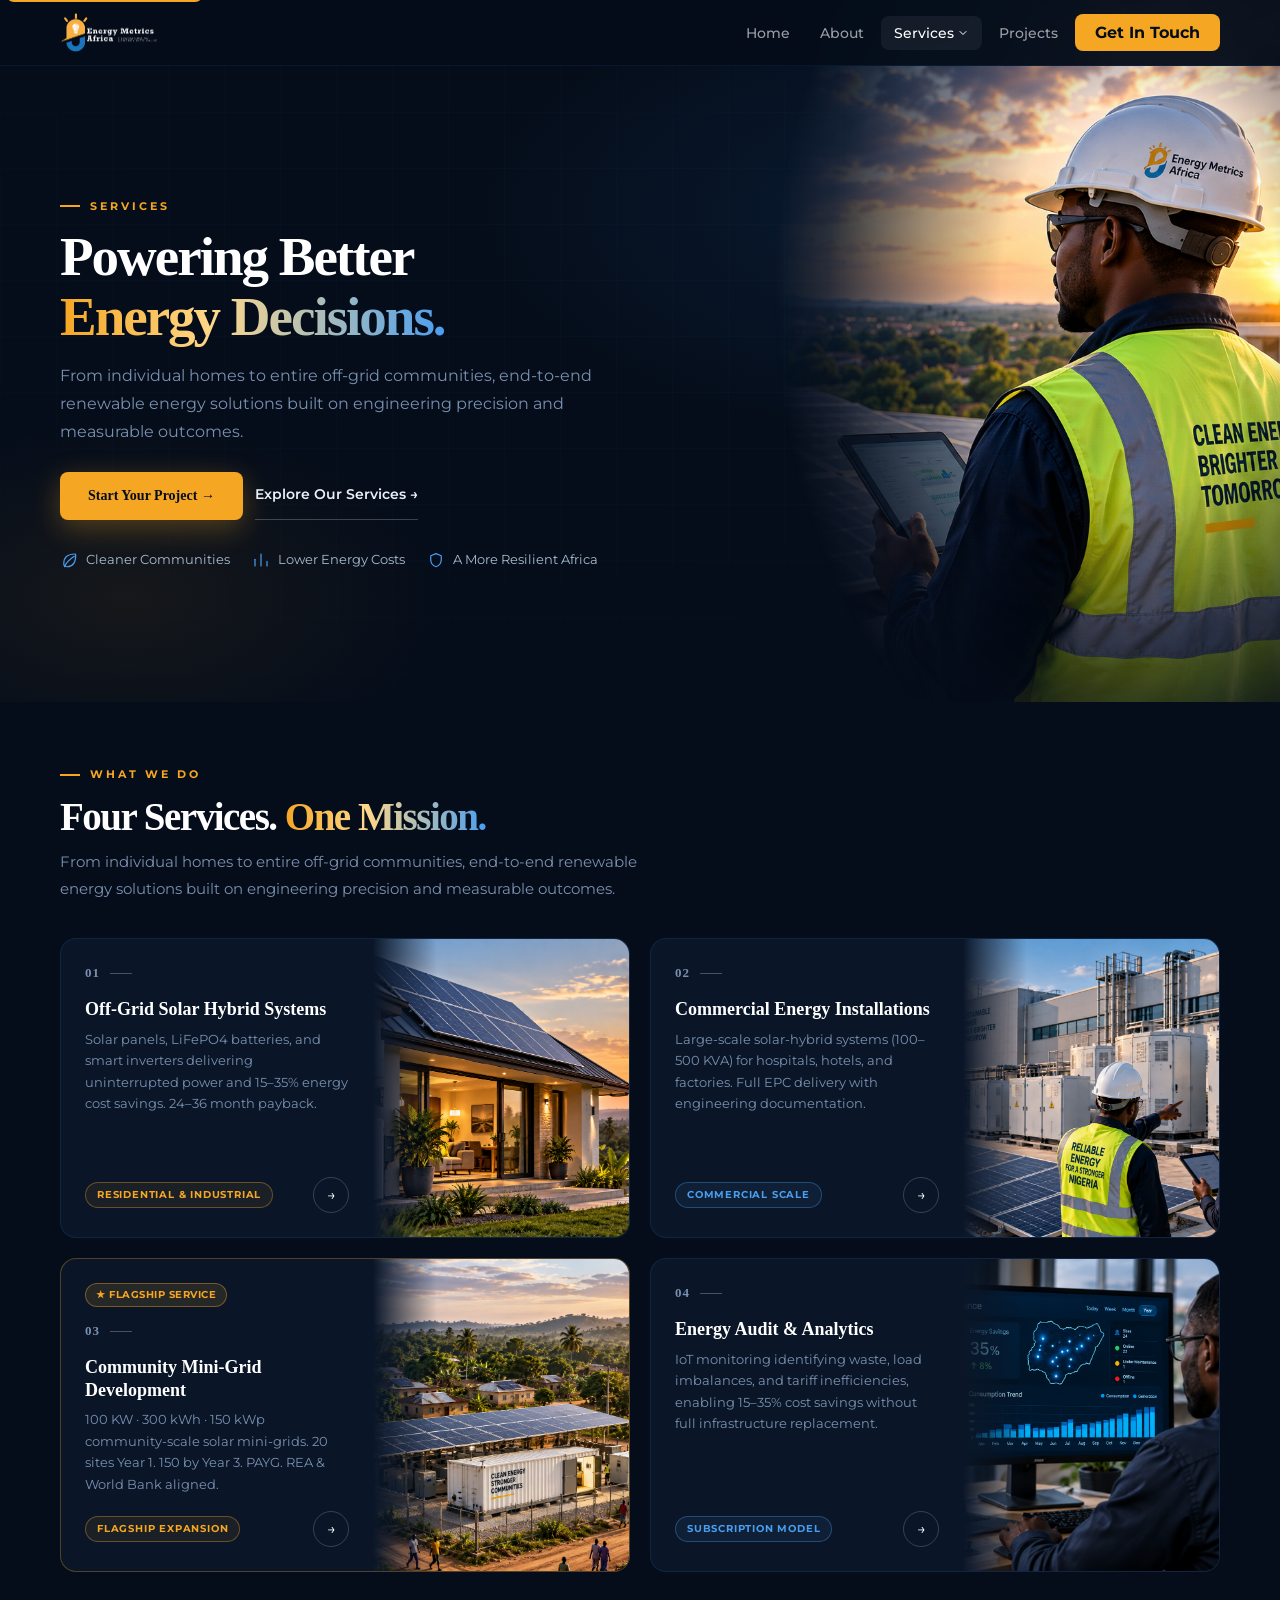
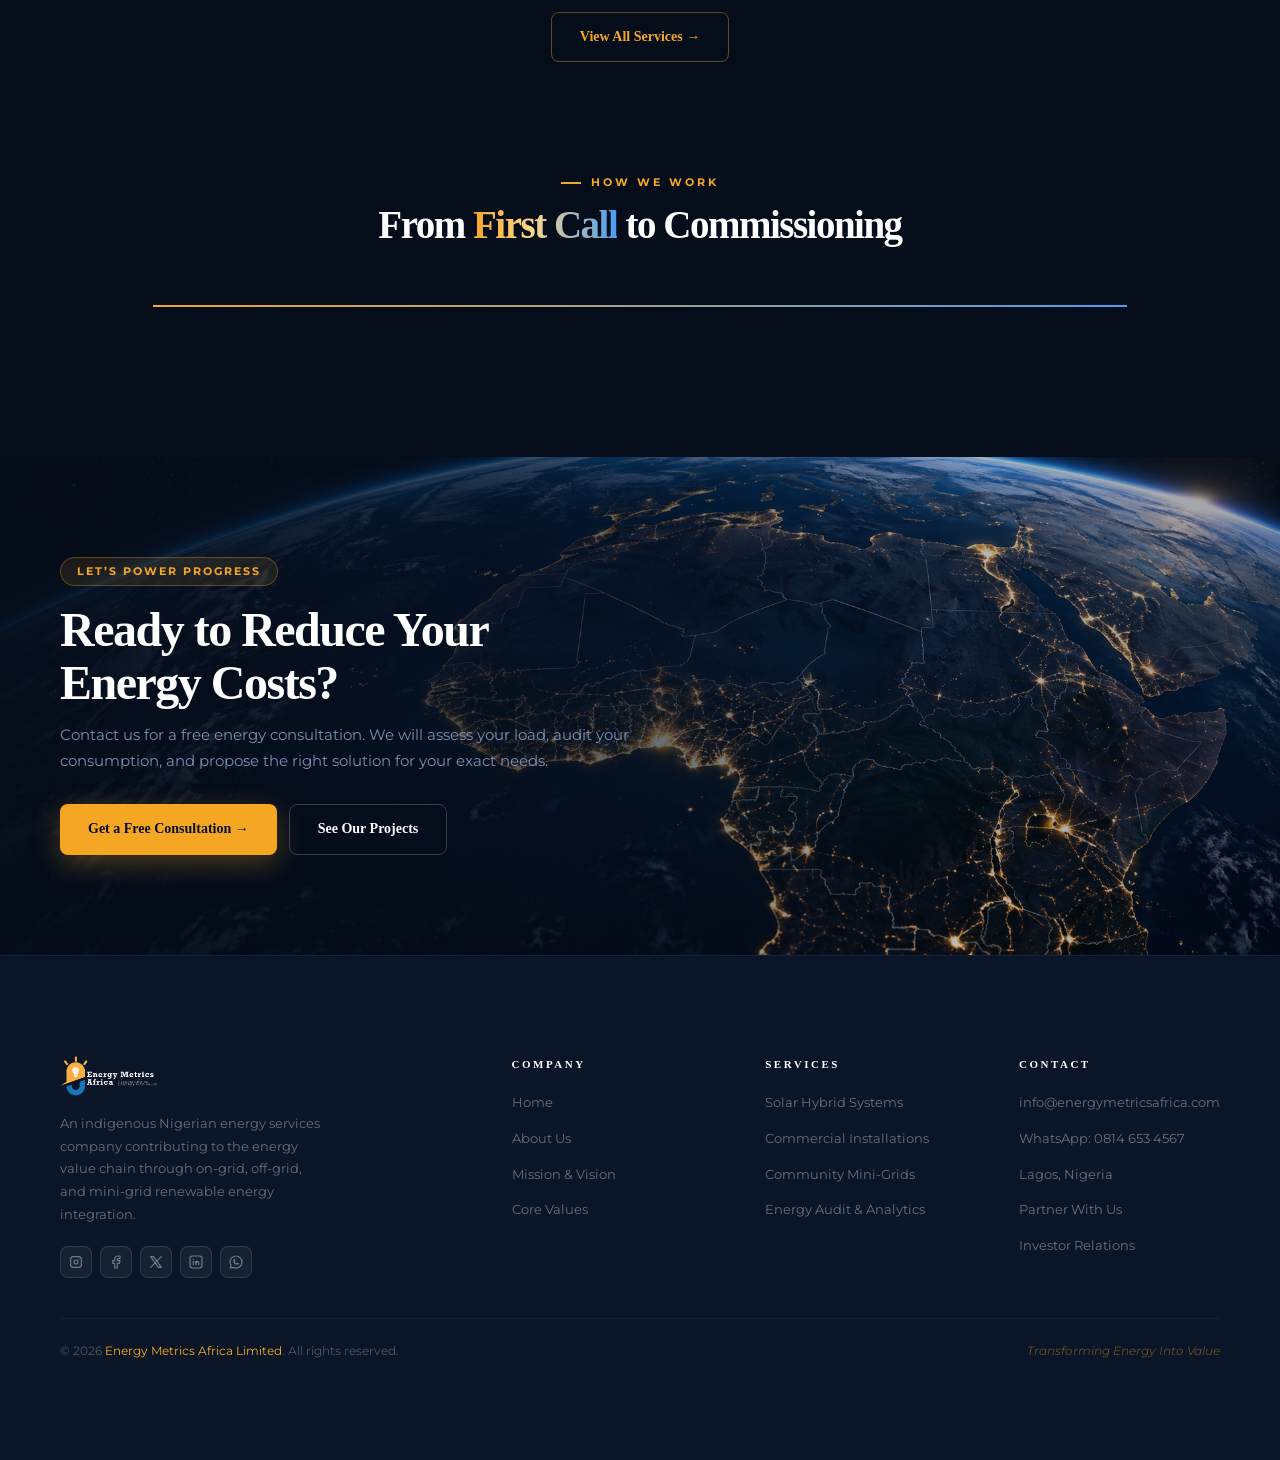
<file: services/index.html>
<!doctype html>
<html lang="en">
  <head>
    <meta charset="UTF-8" />
    <meta name="viewport" content="width=device-width, initial-scale=1.0" />
    <meta
      name="description"
      content="Four renewable energy services covering the full value chain: off-grid solar hybrid, commercial installations, community mini-grids, and energy audit &amp; analytics."
    />
    <meta
      name="keywords"
      content="solar hybrid systems, commercial energy installations, community mini-grids, energy audit, IoT monitoring, Nigeria solar"
    />
    <meta name="author" content="Energy Metrics Africa Limited" />
    <meta name="robots" content="index, follow" />
    <link rel="canonical" href="https://energymetricsafrica.com/services" />
    <meta property="og:title" content="Services | Energy Metrics Africa" />
    <meta
      property="og:description"
      content="Four renewable energy services covering the full value chain: off-grid solar hybrid, commercial installations, community mini-grids, and energy audit & analytics."
    />
    <meta
      property="og:image"
      content="https://energymetricsafrica.com/assets/logo-white.png"
    />
    <meta
      property="og:url"
      content="https://energymetricsafrica.com/services"
    />
    <meta property="og:type" content="website" />
    <meta name="twitter:card" content="summary_large_image" />
    <meta name="twitter:title" content="Services | Energy Metrics Africa" />
    <meta
      name="twitter:description"
      content="Four renewable energy services covering the full value chain: off-grid solar hybrid, commercial installations, community mini-grids, and energy audit & analytics."
    />
    <meta
      name="twitter:image"
      content="https://energymetricsafrica.com/assets/logo-white.png"
    />
    <title>Services | Energy Metrics Africa</title>
    <link rel="icon" href="../assets/favicon.png" type="image/png" />
    <link rel="preconnect" href="https://fonts.googleapis.com" />
    <link rel="preconnect" href="https://fonts.gstatic.com" crossorigin />
    <link
      href="https://fonts.googleapis.com/css2?family=Montserrat:wght@400;500;600&display=swap"
      rel="stylesheet"
    />
    <link rel="preload" href="../assets/logo-white.png" as="image" />
    <link rel="stylesheet" href="../css/variables.css" />
    <link rel="stylesheet" href="../css/base.css" />
    <link rel="stylesheet" href="../css/nav.css" />
    <link rel="stylesheet" href="../css/footer.css" />
    <link rel="stylesheet" href="../css/services.css" />
  </head>
  <body>
    <a href="#main" class="skip-link">Skip to main content</a>
    <header>
      <nav class="nav" role="navigation" aria-label="Main navigation">
        <a href="/" class="nav__logo"
          ><img
            src="../assets/logo-white.png"
            alt="Energy Metrics Africa Limited"
            width="160"
            height="44"
        /></a>
        <ul class="nav__links" role="list">
          <li>
            <a href="/" class="nav__link" data-nav="/">Home</a>
          </li>
          <li>
            <a href="/about" class="nav__link" data-nav="/about">About</a>
          </li>
          <li class="nav__item nav__item--dropdown">
            <a href="/services" class="nav__link is-active" data-nav="/services"
              >Services<svg
                class="nav__caret"
                viewBox="0 0 24 24"
                fill="none"
                stroke="currentColor"
                stroke-width="2"
                stroke-linecap="round"
                stroke-linejoin="round"
                aria-hidden="true"
              ><path d="m6 9 6 6 6-6" /></svg
            ></a>
            <div class="nav__dropdown">
              <a
                href="/services/off-grid-solar-hybrid-systems/"
                class="nav__dropdown-link"
                >Off-Grid Solar Hybrid Systems</a
              >
              <a
                href="/services/commercial-energy-installations/"
                class="nav__dropdown-link"
                >Commercial Energy Installations</a
              >
              <a
                href="/services/community-mini-grid-development/"
                class="nav__dropdown-link"
                >Community Mini-Grid Development</a
              >
              <a
                href="/services/energy-audit-analytics/"
                class="nav__dropdown-link"
                >Energy Audit &amp; Analytics</a
              >
            </div>
          </li>
          <li>
            <a href="/projects" class="nav__link" data-nav="/projects"
              >Projects</a
            >
          </li>
          <li>
            <a href="/contact" class="nav__link--cta" data-nav="/contact"
              >Get In Touch</a
            >
          </li>
        </ul>
        <button
          class="nav__hamburger"
          id="hamburger"
          aria-expanded="false"
          aria-controls="nav-drawer"
          aria-label="Toggle menu"
        >
          <span></span><span></span><span></span>
        </button>
      </nav>
      <div
        class="nav__drawer"
        id="nav-drawer"
        role="dialog"
        aria-label="Mobile navigation"
      >
        <a href="/" class="nav__drawer-link" data-nav="/">Home</a
        ><a href="/about" class="nav__drawer-link" data-nav="/about">About</a
        ><a
          href="/services"
          class="nav__drawer-link is-active"
          data-nav="/services"
          >Services</a
        ><a
          href="/services/off-grid-solar-hybrid-systems/"
          class="nav__drawer-sublink"
          >Off-Grid Solar Hybrid Systems</a
        ><a
          href="/services/commercial-energy-installations/"
          class="nav__drawer-sublink"
          >Commercial Energy Installations</a
        ><a
          href="/services/community-mini-grid-development/"
          class="nav__drawer-sublink"
          >Community Mini-Grid Development</a
        ><a
          href="/services/energy-audit-analytics/"
          class="nav__drawer-sublink"
          >Energy Audit &amp; Analytics</a
        ><a href="/projects" class="nav__drawer-link" data-nav="/projects"
          >Projects</a
        ><a href="/contact" class="nav__drawer-cta" data-nav="/contact"
          >Get In Touch</a
        >
      </div>
    </header>
    <main>
      <section class="svc-hero" aria-label="Services hero">
        <div class="svc-hero__bg" aria-hidden="true"></div>
        <div class="svc-hero__grid-bg" aria-hidden="true"></div>
        <div class="svc-hero__inner">
          <div class="svc-hero__content">
            <div class="eyebrow">Services</div>
            <h1 class="page-hero__title">
              Powering Better<br />
              <span class="grad-text">Energy Decisions.</span>
            </h1>
            <p class="page-hero__sub">
              From individual homes to entire off-grid communities,
              end-to-end renewable energy solutions built on engineering
              precision and measurable outcomes.
            </p>
            <div class="btn-group">
              <a href="/contact" class="btn btn--gold"
                >Start Your Project &rarr;</a
              >
              <a href="#services-grid" class="svc-hero__link"
                >Explore Our Services &rarr;</a
              >
            </div>
            <div class="svc-hero__points">
              <div class="svc-hero__point">
                <svg
                  viewBox="0 0 24 24"
                  fill="none"
                  stroke="currentColor"
                  stroke-width="1.6"
                  stroke-linecap="round"
                  stroke-linejoin="round"
                  aria-hidden="true"
                >
                  <path
                    d="M20 4c-7.5 0-15 3-15 13 0 2.5 2 4 4.5 4C19 21 21 13 21 5c0-.6-.1-1-1-1z"
                  />
                  <path d="M6 21c2-5 7-10 13-14" />
                </svg>
                <span>Cleaner Communities</span>
              </div>
              <div class="svc-hero__point">
                <svg
                  viewBox="0 0 24 24"
                  fill="none"
                  stroke="currentColor"
                  stroke-width="1.6"
                  stroke-linecap="round"
                  stroke-linejoin="round"
                  aria-hidden="true"
                >
                  <path d="M4 20V11" />
                  <path d="M12 20V4" />
                  <path d="M20 20v-6" />
                </svg>
                <span>Lower Energy Costs</span>
              </div>
              <div class="svc-hero__point">
                <svg
                  viewBox="0 0 24 24"
                  fill="none"
                  stroke="currentColor"
                  stroke-width="1.6"
                  stroke-linecap="round"
                  stroke-linejoin="round"
                  aria-hidden="true"
                >
                  <path
                    d="M12 3.5 5 6.3v5.4c0 5 3.1 8 7 9.3 3.9-1.3 7-4.3 7-9.3V6.3L12 3.5z"
                  />
                </svg>
                <span>A More Resilient Africa</span>
              </div>
            </div>
          </div>
        </div>
        <div class="svc-hero__photo" aria-hidden="true">
          <img
            src="../assets/service-page-hero.png"
            alt=""
            class="svc-hero__img"
            loading="eager"
          />
        </div>
      </section>
      <section
        class="section section--navy svc-section--grid"
        id="services-grid"
        aria-label="Our services"
      >
        <div class="container">
          <div class="svc-grid-intro">
            <div class="eyebrow">What We Do</div>
            <h2 class="section-title">
              Four Services. <span class="grad-text">One Mission.</span>
            </h2>
            <p class="section-sub">
              From individual homes to entire off-grid communities,
              end-to-end renewable energy solutions built on engineering
              precision and measurable outcomes.
            </p>
          </div>
          <div class="svc-preview-grid">
            <a
              href="/services/off-grid-solar-hybrid-systems/"
              class="spc reveal d1"
              aria-label="View details: Off-Grid Solar Hybrid Systems"
            >
              <div class="spc__content">
                <div class="spc__num-row">
                  <span class="spc__num">01</span>
                  <span class="spc__num-rule" aria-hidden="true"></span>
                </div>
                <h3 class="spc__title">Off-Grid Solar Hybrid Systems</h3>
                <p class="spc__desc">
                  Solar panels, LiFePO4 batteries, and smart inverters
                  delivering uninterrupted power and 15&ndash;35% energy cost
                  savings. 24&ndash;36 month payback.
                </p>
                <div class="spc__footer">
                  <span class="tag tag--gold">Residential &amp; Industrial</span>
                  <span class="spc__arrow" aria-hidden="true">&rarr;</span>
                </div>
              </div>
              <div class="spc__media">
                <img
                  src="../assets/Off-Grid Solar Hybrid Systems.png"
                  alt=""
                  loading="lazy"
                  class="spc__img"
                />
              </div>
            </a>
            <a
              href="/services/commercial-energy-installations/"
              class="spc reveal d2"
              aria-label="View details: Commercial Energy Installations"
            >
              <div class="spc__content">
                <div class="spc__num-row">
                  <span class="spc__num">02</span>
                  <span class="spc__num-rule" aria-hidden="true"></span>
                </div>
                <h3 class="spc__title">Commercial Energy Installations</h3>
                <p class="spc__desc">
                  Large-scale solar-hybrid systems (100&ndash;500 KVA) for
                  hospitals, hotels, and factories. Full EPC delivery with
                  engineering documentation.
                </p>
                <div class="spc__footer">
                  <span class="tag tag--blue">Commercial Scale</span>
                  <span class="spc__arrow" aria-hidden="true">&rarr;</span>
                </div>
              </div>
              <div class="spc__media">
                <img
                  src="../assets/Commercial Energy Installations.png"
                  alt=""
                  loading="lazy"
                  class="spc__img"
                />
              </div>
            </a>
            <a
              href="/services/community-mini-grid-development/"
              class="spc spc--flag reveal d3"
              aria-label="View details: Community Mini-Grid Development, Flagship service"
            >
              <div class="spc__content">
                <div class="spc__num-row">
                  <span class="spc__flag">&#9733; Flagship Service</span>
                </div>
                <div class="spc__num-row">
                  <span class="spc__num">03</span>
                  <span class="spc__num-rule" aria-hidden="true"></span>
                </div>
                <h3 class="spc__title">Community Mini-Grid Development</h3>
                <p class="spc__desc">
                  100 KW &middot; 300 kWh &middot; 150 kWp community-scale
                  solar mini-grids. 20 sites Year 1. 150 by Year 3. PAYG. REA
                  &amp; World Bank aligned.
                </p>
                <div class="spc__footer">
                  <span class="tag tag--gold">Flagship Expansion</span>
                  <span class="spc__arrow" aria-hidden="true">&rarr;</span>
                </div>
              </div>
              <div class="spc__media">
                <img
                  src="../assets/Community Mini-Grid Development.png"
                  alt=""
                  loading="lazy"
                  class="spc__img"
                />
              </div>
            </a>
            <a
              href="/services/energy-audit-analytics/"
              class="spc reveal d4"
              aria-label="View details: Energy Audit &amp; Analytics"
            >
              <div class="spc__content">
                <div class="spc__num-row">
                  <span class="spc__num">04</span>
                  <span class="spc__num-rule" aria-hidden="true"></span>
                </div>
                <h3 class="spc__title">Energy Audit &amp; Analytics</h3>
                <p class="spc__desc">
                  IoT monitoring identifying waste, load imbalances, and
                  tariff inefficiencies, enabling 15&ndash;35% cost
                  savings without full infrastructure replacement.
                </p>
                <div class="spc__footer">
                  <span class="tag tag--blue">Subscription Model</span>
                  <span class="spc__arrow" aria-hidden="true">&rarr;</span>
                </div>
              </div>
              <div class="spc__media">
                <img
                  src="../assets/Energy Audit &amp; Analytics.png"
                  alt=""
                  loading="lazy"
                  class="spc__img"
                />
              </div>
            </a>
          </div>
          <div class="spc-cta-row">
            <a href="/services/" class="btn btn--outline-gold"
              >View All Services &rarr;</a
            >
          </div>
        </div>
      </section>
      <section
        class="section section--off svc-section--work"
        aria-label="How we work"
      >
        <div class="container">
          <div
            style="text-align: center; max-width: 560px; margin: 0 auto 36px"
          >
            <div class="eyebrow eyebrow--center">How We Work</div>
            <h2 class="section-title">
              From <span class="grad-text">First Call</span> to Commissioning
            </h2>
          </div>
          <div class="process-steps" role="list">
            <div class="ps reveal d1" role="listitem">
              <div class="ps-dot" aria-hidden="true">01</div>
              <h3 class="ps-title">Discovery Call</h3>
              <p class="ps-text">
                Understand your energy needs, site context, and objectives
              </p>
            </div>
            <div class="ps reveal d2" role="listitem">
              <div class="ps-dot" aria-hidden="true">02</div>
              <h3 class="ps-title">Site Survey &amp; Audit</h3>
              <p class="ps-text">
                On-site load profiling, measurements, and feasibility
              </p>
            </div>
            <div class="ps reveal d3" role="listitem">
              <div class="ps-dot" aria-hidden="true">03</div>
              <h3 class="ps-title">Design &amp; Proposal</h3>
              <p class="ps-text">
                Engineered design, BOQ, and transparent cost proposal
              </p>
            </div>
            <div class="ps reveal d4" role="listitem">
              <div class="ps-dot" aria-hidden="true">04</div>
              <h3 class="ps-title">Installation</h3>
              <p class="ps-text">
                Professional EPC delivery with full project management
              </p>
            </div>
            <div
              class="ps reveal"
              style="transition-delay: 0.5s"
              role="listitem"
            >
              <div class="ps-dot" aria-hidden="true">05</div>
              <h3 class="ps-title">Handover &amp; Support</h3>
              <p class="ps-text">
                SAT, training, IoT dashboard, ongoing maintenance
              </p>
            </div>
          </div>
        </div>
      </section>
      <section
        class="cta-section cta-section--services"
        aria-label="Call to action"
      >
        <div class="cta-inner cta-inner--services reveal">
          <div class="svc-cta__main">
            <div class="cta-pill">Let&rsquo;s Power Progress</div>
            <h2 class="cta-title">
              Ready to Reduce Your<br />Energy Costs?
            </h2>
            <p class="cta-sub">
              Contact us for a free energy consultation. We will assess your
              load, audit your consumption, and propose the right solution
              for your exact needs.
            </p>
            <div class="btn-group">
              <a href="/contact" class="btn btn--gold"
                >Get a Free Consultation &rarr;</a
              ><a href="/projects" class="btn btn--outline-white"
                >See Our Projects</a
              >
            </div>
          </div>
        </div>
      </section>
    </main>
    <footer class="footer" role="contentinfo">
      <div class="container">
        <div class="footer__grid">
          <div>
            <div class="footer__brand-logo">
              <img
                src="../assets/logo-white.png"
                alt="Energy Metrics Africa"
                width="140"
                height="38"
              />
            </div>
            <p class="footer__brand-desc">
              An indigenous Nigerian energy services company contributing to the
              energy value chain through on-grid, off-grid, and mini-grid
              renewable energy integration.
            </p>
            <div class="footer__socials">
              <a
                href="https://www.instagram.com/energymetrics/"
                class="footer__social"
                aria-label="Instagram"
                target="_blank"
                rel="noopener noreferrer"
                ><svg viewBox="0 0 24 24" fill="none" stroke="currentColor" stroke-width="1.8" stroke-linecap="round" stroke-linejoin="round" aria-hidden="true" focusable="false"><path d="M4 8a4 4 0 0 1 4-4h8a4 4 0 0 1 4 4v8a4 4 0 0 1-4 4H8a4 4 0 0 1-4-4z"/><path d="M9 12a3 3 0 1 0 6 0a3 3 0 0 0-6 0"/><path d="M16.5 7.5v.01"/></svg></a>
              <a
                href="https://www.facebook.com/profile.php?id=61573448944891"
                class="footer__social"
                aria-label="Facebook"
                target="_blank"
                rel="noopener noreferrer"
                ><svg viewBox="0 0 24 24" fill="none" stroke="currentColor" stroke-width="1.8" stroke-linecap="round" stroke-linejoin="round" aria-hidden="true" focusable="false"><path d="M7 10v4h3v7h4v-7h3l1-4h-4V8a1 1 0 0 1 1-1h3V3h-3a5 5 0 0 0-5 5v2H7"/></svg></a>
              <a
                href="https://x.com/emetricsafrica"
                class="footer__social"
                aria-label="Twitter/X"
                target="_blank"
                rel="noopener noreferrer"
                ><svg viewBox="0 0 24 24" fill="none" stroke="currentColor" stroke-width="1.8" stroke-linecap="round" stroke-linejoin="round" aria-hidden="true" focusable="false"><path d="M4 4l11.733 16H20L8.267 4z"/><path d="M4 20l6.768-6.768m2.46-2.46L20 4"/></svg></a>
              <a
                href="https://www.linkedin.com/in/energy-metrics-617b68352/"
                class="footer__social"
                aria-label="LinkedIn"
                target="_blank"
                rel="noopener noreferrer"
                ><svg viewBox="0 0 24 24" fill="none" stroke="currentColor" stroke-width="1.8" stroke-linecap="round" stroke-linejoin="round" aria-hidden="true" focusable="false"><path d="M8 11v5"/><path d="M8 8v.01"/><path d="M12 16v-5"/><path d="M16 16v-3a2 2 0 1 0-4 0"/><path d="M3 7a4 4 0 0 1 4-4h10a4 4 0 0 1 4 4v10a4 4 0 0 1-4 4H7a4 4 0 0 1-4-4z"/></svg></a>
              <a
                href="https://wa.me/2348146534567"
                class="footer__social"
                aria-label="WhatsApp"
                target="_blank"
                rel="noopener noreferrer"
                ><svg viewBox="0 0 24 24" fill="none" stroke="currentColor" stroke-width="1.8" stroke-linecap="round" stroke-linejoin="round" aria-hidden="true" focusable="false"><path d="M3 21l1.65-3.8a9 9 0 1 1 3.4 2.9L3 21"/><path d="M9 10a.5.5 0 0 0 1 0V9a.5.5 0 0 0-1 0v1a5 5 0 0 0 5 5h1a.5.5 0 0 0 0-1h-1a.5.5 0 0 0 0 1"/></svg></a>
            </div>
          </div>
          <div class="footer__col">
            <h5>Company</h5>
            <ul>
              <li><a href="/">Home</a></li>
              <li><a href="/about">About Us</a></li>
              <li><a href="/about#mission">Mission &amp; Vision</a></li>
              <li><a href="/about#values">Core Values</a></li>
            </ul>
          </div>
          <div class="footer__col">
            <h5>Services</h5>
            <ul>
              <li><a href="/services">Solar Hybrid Systems</a></li>
              <li><a href="/services">Commercial Installations</a></li>
              <li><a href="/services">Community Mini-Grids</a></li>
              <li><a href="/services">Energy Audit &amp; Analytics</a></li>
            </ul>
          </div>
          <div class="footer__col">
            <h5>Contact</h5>
            <ul>
              <li>
                <a href="mailto:info@energymetricsafrica.com"
                  >info@energymetricsafrica.com</a
                >
              </li>
              <li>
                <a href="https://wa.me/2348146534567" target="_blank" rel="noopener noreferrer"
                  >WhatsApp: 0814 653 4567</a
                >
              </li>
              <li><a href="/contact">Lagos, Nigeria</a></li>
              <li><a href="/contact">Partner With Us</a></li>
              <li><a href="/contact">Investor Relations</a></li>
            </ul>
          </div>
        </div>
        <div class="footer__bottom">
          <p>
            &copy; 2026 <span>Energy Metrics Africa Limited</span>. All rights
            reserved.
          </p>
          <p class="footer__tagline">Transforming Energy Into Value</p>
        </div>
      </div>
    </footer>
    <script src="../js/main.js" defer></script>
  </body>
</html>
</file>
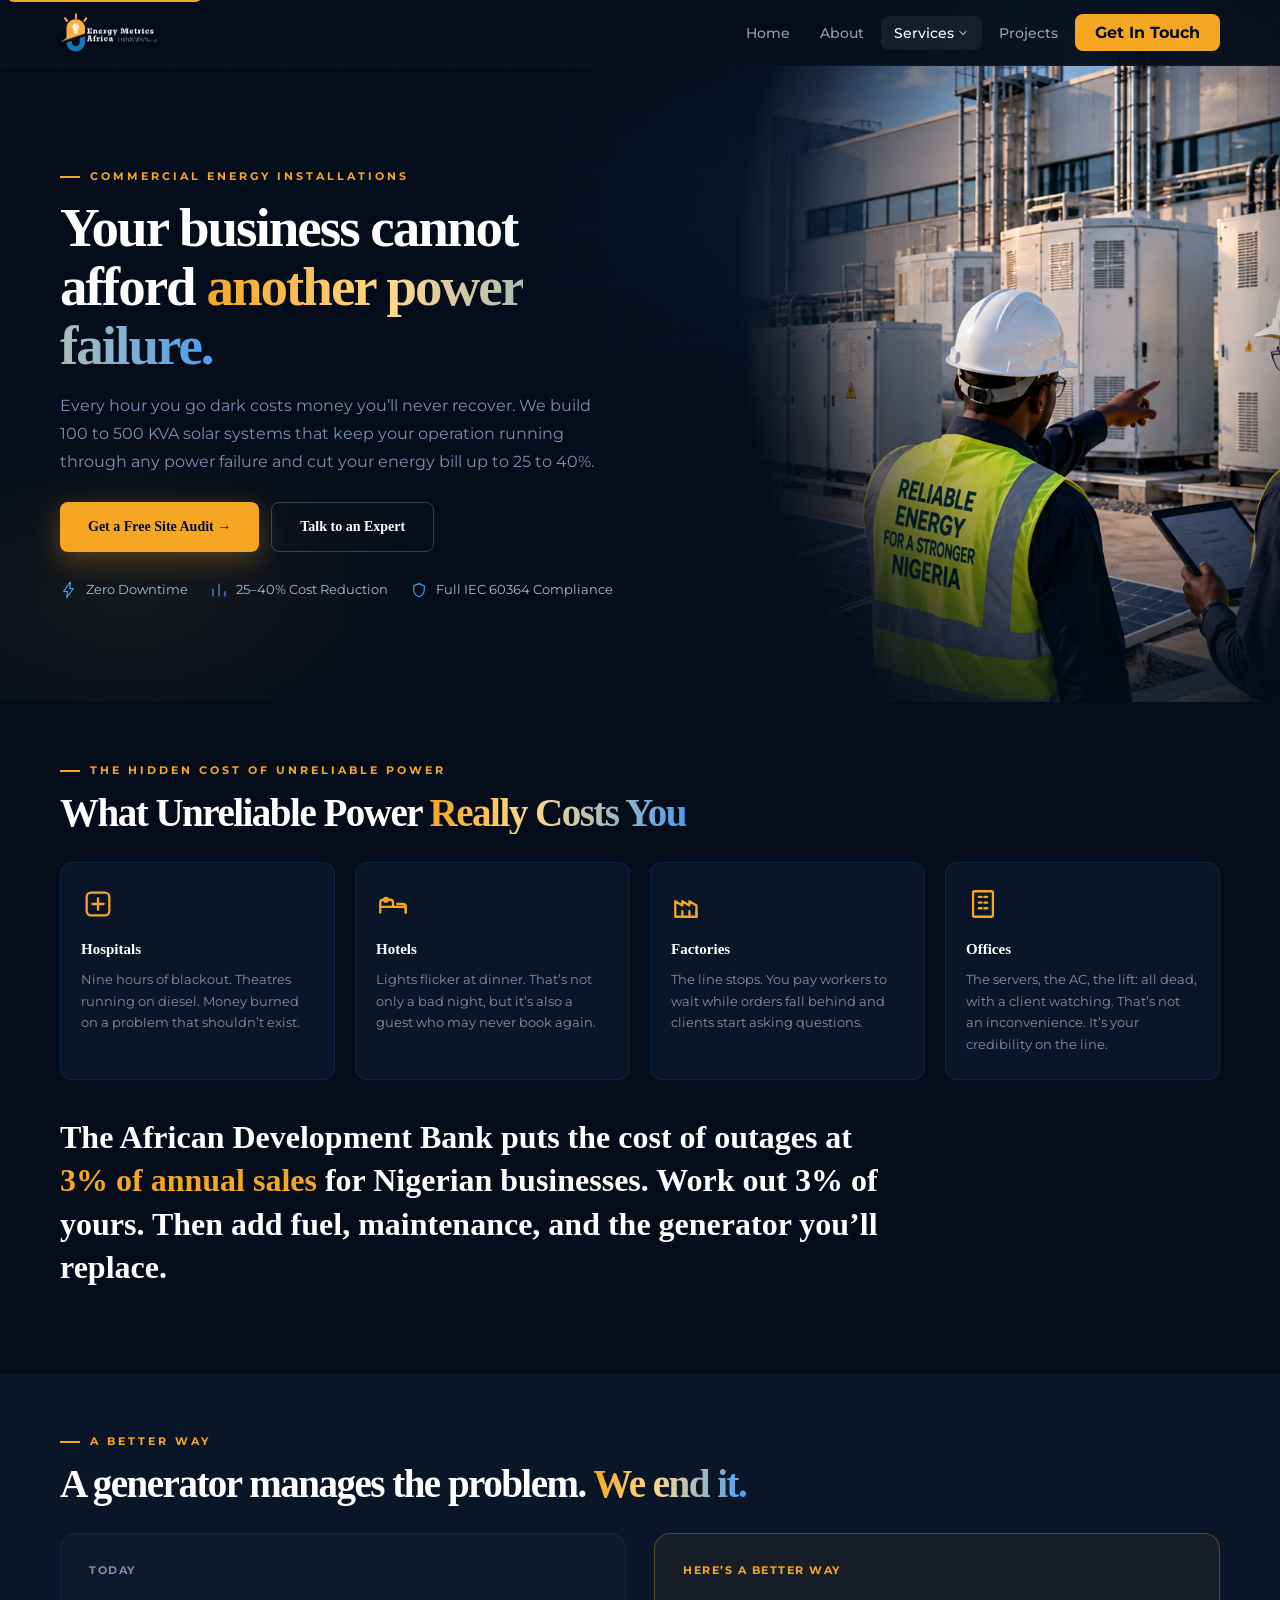
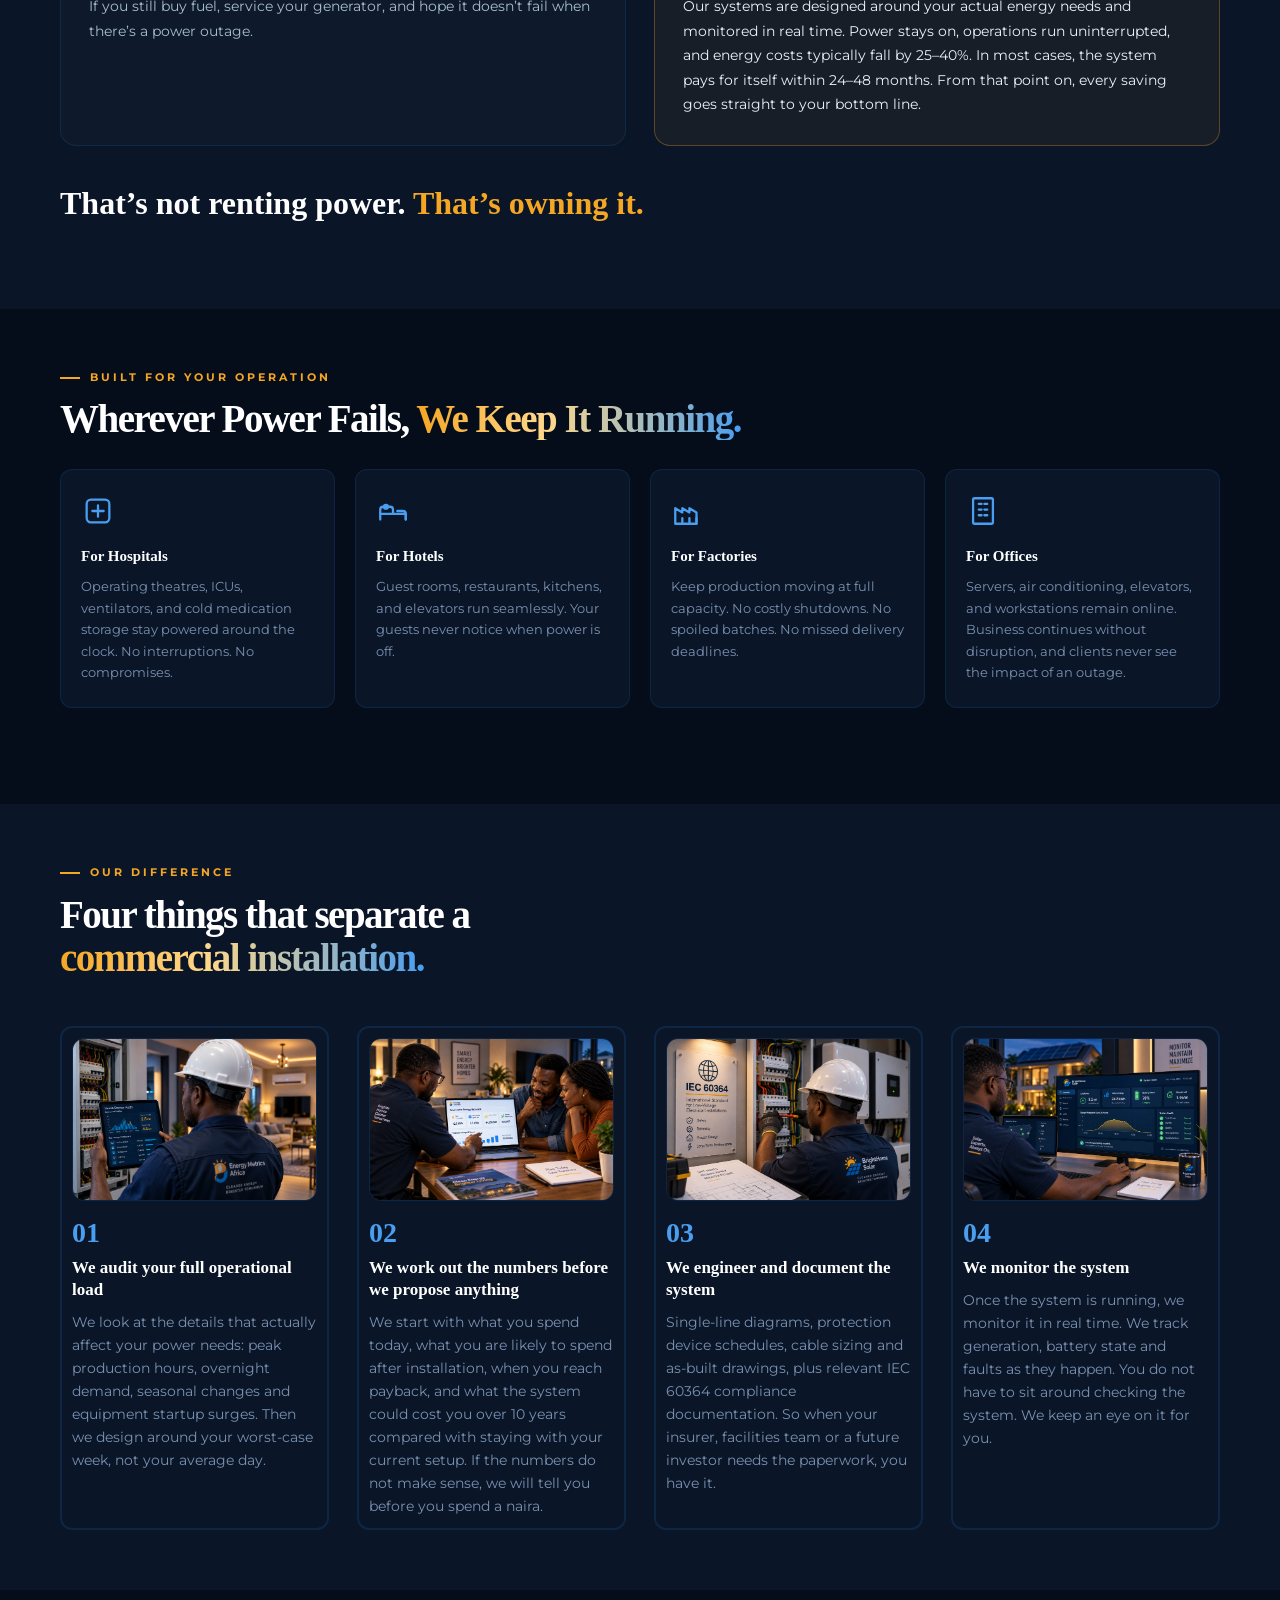
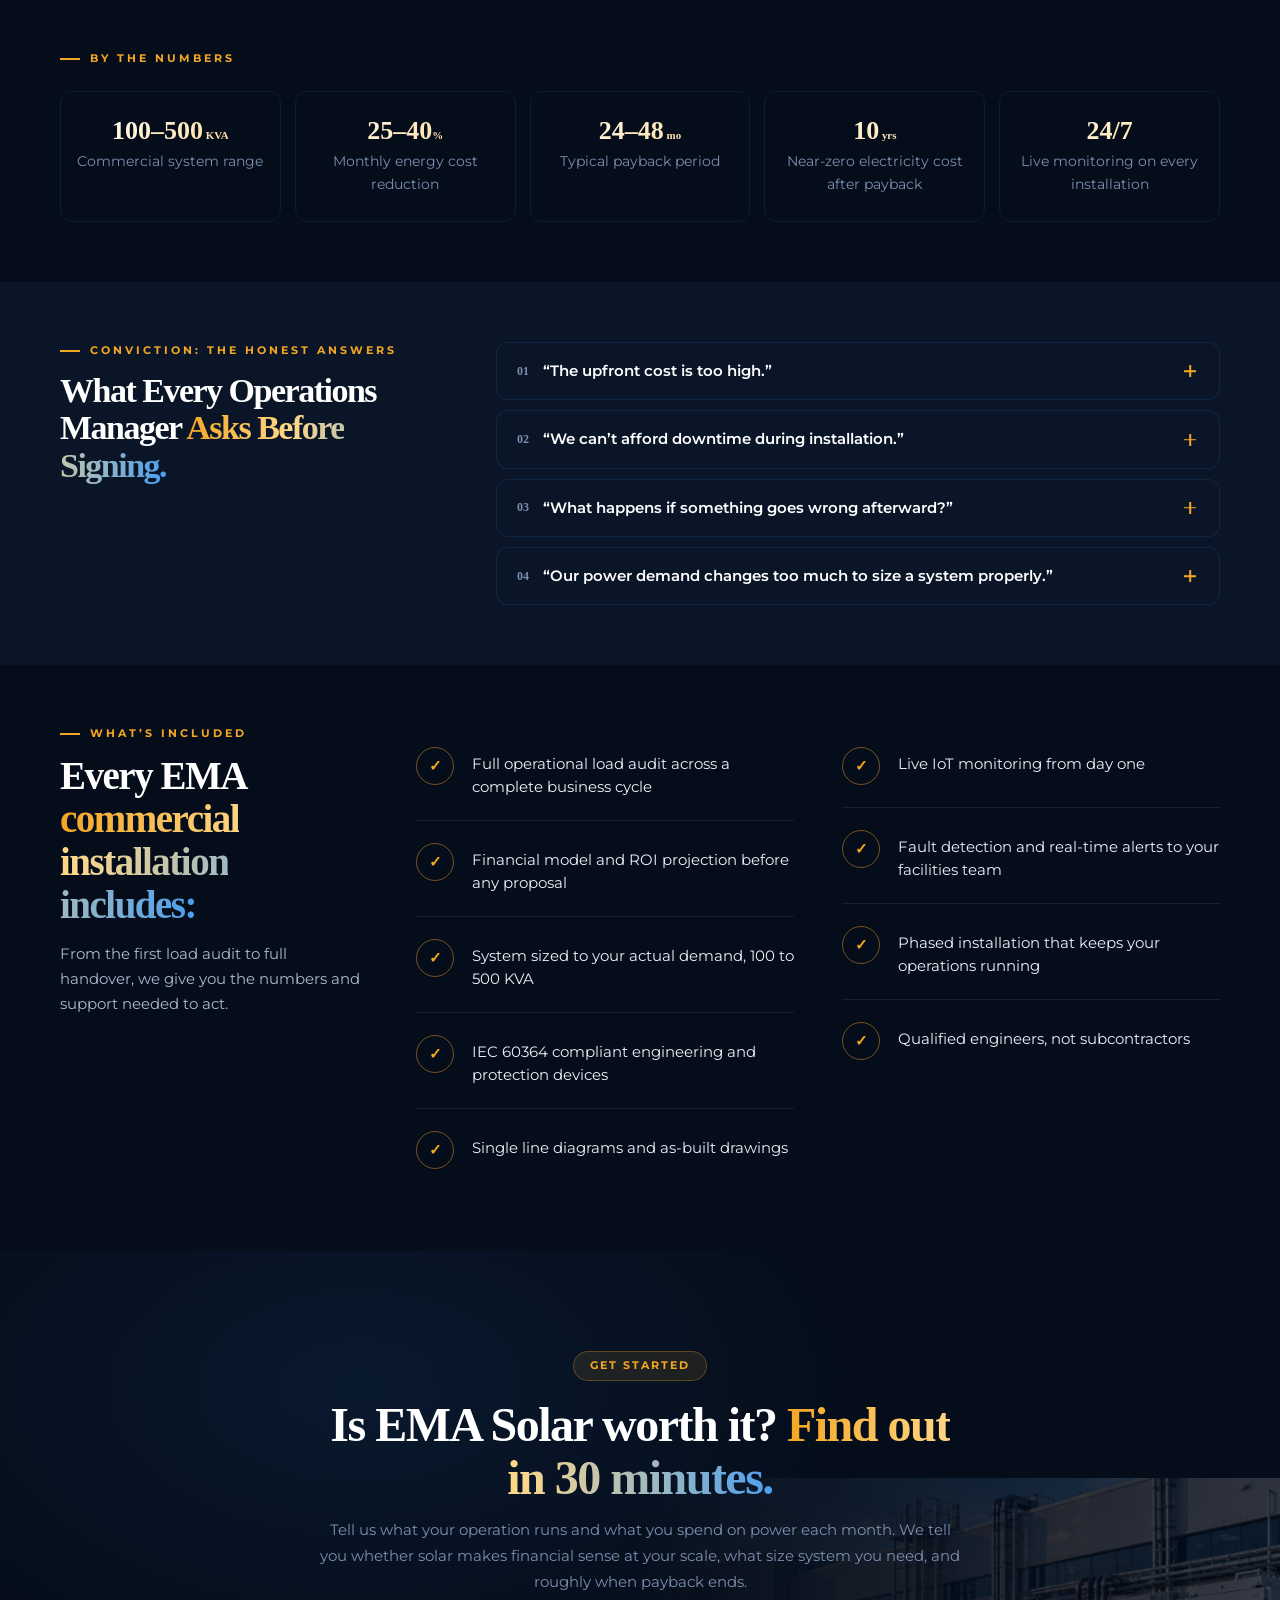
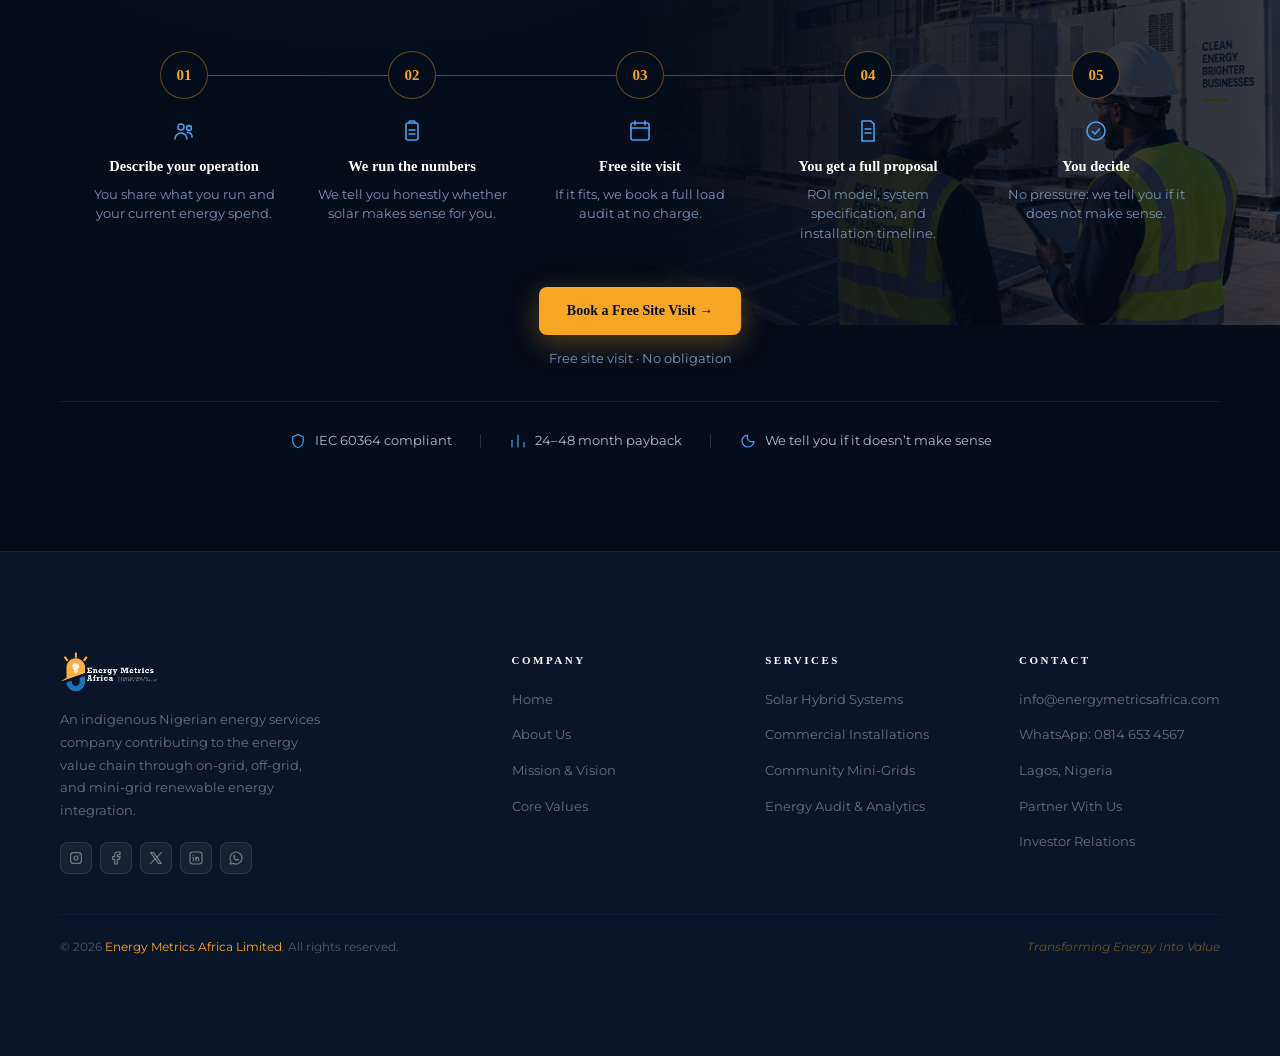
<file: services/commercial-energy-installations/index.html>
<!doctype html>
<html lang="en">
  <head>
    <meta charset="UTF-8" />
    <meta name="viewport" content="width=device-width, initial-scale=1.0" />
    <meta
      name="description"
      content="100 to 500 KVA commercial solar hybrid installations for hospitals, hotels, factories, and offices, cutting energy costs 25 to 40% with a 24 to 48 month payback, fully IEC 60364 engineered and monitored."
    />
    <meta name="author" content="Energy Metrics Africa Limited" />
    <meta name="robots" content="index, follow" />
    <link
      rel="canonical"
      href="https://energymetricsafrica.com/services/commercial-energy-installations/"
    />
    <meta
      property="og:title"
      content="Commercial Energy Installations | Energy Metrics Africa"
    />
    <meta
      property="og:description"
      content="Your business cannot afford another power failure. We build 100 to 500 KVA solar systems that keep operations running and cut energy bills 25 to 40%."
    />
    <meta
      property="og:image"
      content="https://energymetricsafrica.com/assets/logo-white.png"
    />
    <meta
      property="og:url"
      content="https://energymetricsafrica.com/services/commercial-energy-installations/"
    />
    <meta property="og:type" content="website" />
    <meta name="twitter:card" content="summary_large_image" />
    <meta
      name="twitter:title"
      content="Commercial Energy Installations | Energy Metrics Africa"
    />
    <title>Commercial Energy Installations | Energy Metrics Africa</title>
    <link rel="icon" href="../../assets/favicon.png" type="image/png" />
    <link rel="preconnect" href="https://fonts.googleapis.com" />
    <link rel="preconnect" href="https://fonts.gstatic.com" crossorigin />
    <link
      href="https://fonts.googleapis.com/css2?family=Montserrat:wght@400;500;600&display=swap"
      rel="stylesheet"
    />
    <link rel="preload" href="../../assets/logo-white.png" as="image" />
    <link rel="stylesheet" href="../../css/variables.css" />
    <link rel="stylesheet" href="../../css/base.css" />
    <link rel="stylesheet" href="../../css/nav.css" />
    <link rel="stylesheet" href="../../css/footer.css" />
    <link rel="stylesheet" href="../../css/service-detail.css" />
  </head>
  <body>
    <a href="#main" class="skip-link">Skip to main content</a>
    <header>
      <nav class="nav" role="navigation" aria-label="Main navigation">
        <a href="/" class="nav__logo"
          ><img
            src="../../assets/logo-white.png"
            alt="Energy Metrics Africa Limited"
            width="160"
            height="44"
        /></a>
        <ul class="nav__links" role="list">
          <li>
            <a href="/" class="nav__link" data-nav="/">Home</a>
          </li>
          <li>
            <a href="/about" class="nav__link" data-nav="/about">About</a>
          </li>
          <li class="nav__item nav__item--dropdown">
            <a href="/services" class="nav__link is-active" data-nav="/services"
              >Services<svg
                class="nav__caret"
                viewBox="0 0 24 24"
                fill="none"
                stroke="currentColor"
                stroke-width="2"
                stroke-linecap="round"
                stroke-linejoin="round"
                aria-hidden="true"
              ><path d="m6 9 6 6 6-6" /></svg
            ></a>
            <div class="nav__dropdown">
              <a
                href="/services/off-grid-solar-hybrid-systems/"
                class="nav__dropdown-link"
                >Off-Grid Solar Hybrid Systems</a
              >
              <a
                href="/services/commercial-energy-installations/"
                class="nav__dropdown-link"
                >Commercial Energy Installations</a
              >
              <a
                href="/services/community-mini-grid-development/"
                class="nav__dropdown-link"
                >Community Mini-Grid Development</a
              >
              <a
                href="/services/energy-audit-analytics/"
                class="nav__dropdown-link"
                >Energy Audit &amp; Analytics</a
              >
            </div>
          </li>
          <li>
            <a href="/projects" class="nav__link" data-nav="/projects"
              >Projects</a
            >
          </li>
          <li>
            <a href="/contact" class="nav__link--cta" data-nav="/contact"
              >Get In Touch</a
            >
          </li>
        </ul>
        <button
          class="nav__hamburger"
          id="hamburger"
          aria-expanded="false"
          aria-controls="nav-drawer"
          aria-label="Toggle menu"
        >
          <span></span><span></span><span></span>
        </button>
      </nav>
      <div
        class="nav__drawer"
        id="nav-drawer"
        role="dialog"
        aria-label="Mobile navigation"
      >
        <a href="/" class="nav__drawer-link" data-nav="/">Home</a
        ><a href="/about" class="nav__drawer-link" data-nav="/about">About</a
        ><a
          href="/services"
          class="nav__drawer-link is-active"
          data-nav="/services"
          >Services</a
        ><a
          href="/services/off-grid-solar-hybrid-systems/"
          class="nav__drawer-sublink"
          >Off-Grid Solar Hybrid Systems</a
        ><a
          href="/services/commercial-energy-installations/"
          class="nav__drawer-sublink"
          >Commercial Energy Installations</a
        ><a
          href="/services/community-mini-grid-development/"
          class="nav__drawer-sublink"
          >Community Mini-Grid Development</a
        ><a
          href="/services/energy-audit-analytics/"
          class="nav__drawer-sublink"
          >Energy Audit &amp; Analytics</a
        ><a href="/projects" class="nav__drawer-link" data-nav="/projects"
          >Projects</a
        ><a href="/contact" class="nav__drawer-cta" data-nav="/contact"
          >Get In Touch</a
        >
      </div>
    </header>
    <main id="main">
      <!-- 1. HERO -->
      <section class="sd-hero" aria-label="Commercial Energy Installations">
        <div class="sd-hero__bg" aria-hidden="true"></div>
        <div class="sd-hero__grid-bg" aria-hidden="true"></div>
        <div class="sd-hero__inner">
          <div class="sd-hero__content">
            <div class="eyebrow">Commercial Energy Installations</div>
            <h1 class="page-hero__title">
              Your business cannot afford
              <span class="grad-text">another power failure.</span>
            </h1>
            <p class="page-hero__sub">
              Every hour you go dark costs money you&rsquo;ll never recover.
              We build 100 to 500 KVA solar systems that keep your operation
              running through any power failure and cut your energy bill up
              to 25 to 40%.
            </p>
            <div class="btn-group">
              <a href="/energy-audit/" class="btn btn--gold"
                >Get a Free Site Audit &rarr;</a
              >
              <a href="/contact" class="btn btn--outline-white"
                >Talk to an Expert</a
              >
            </div>
            <div class="sd-hero__points">
              <div class="sd-hero__point">
                <svg
                  viewBox="0 0 24 24"
                  fill="none"
                  stroke="currentColor"
                  stroke-width="1.6"
                  stroke-linecap="round"
                  stroke-linejoin="round"
                  aria-hidden="true"
                >
                  <path d="M13 2 5 14h5l-1 8 9-12h-5l1-8Z" />
                </svg>
                <span>Zero Downtime</span>
              </div>
              <div class="sd-hero__point">
                <svg
                  viewBox="0 0 24 24"
                  fill="none"
                  stroke="currentColor"
                  stroke-width="1.6"
                  stroke-linecap="round"
                  stroke-linejoin="round"
                  aria-hidden="true"
                >
                  <path d="M4 20V11" />
                  <path d="M12 20V4" />
                  <path d="M20 20v-6" />
                </svg>
                <span>25&ndash;40% Cost Reduction</span>
              </div>
              <div class="sd-hero__point">
                <svg
                  viewBox="0 0 24 24"
                  fill="none"
                  stroke="currentColor"
                  stroke-width="1.6"
                  stroke-linecap="round"
                  stroke-linejoin="round"
                  aria-hidden="true"
                >
                  <path
                    d="M12 3.5 5 6.3v5.4c0 5 3.1 8 7 9.3 3.9-1.3 7-4.3 7-9.3V6.3L12 3.5z"
                  />
                </svg>
                <span>Full IEC 60364 Compliance</span>
              </div>
            </div>
          </div>
        </div>
        <div class="sd-hero__photo" aria-hidden="true">
          <img
            src="../../assets/Commercial Energy Installations.png"
            alt=""
            class="sd-hero__img"
            loading="eager"
          />
        </div>
      </section>

      <!-- 2. THE HIDDEN COST OF UNRELIABLE POWER -->
      <section
        class="section section--navy"
        aria-label="The hidden cost of unreliable power"
      >
        <div class="container">
          <div class="reveal" style="margin-bottom: 8px">
            <div class="eyebrow">The Hidden Cost of Unreliable Power</div>
            <h2 class="section-title">
              What Unreliable Power
              <span class="grad-text">Really Costs You</span>
            </h2>
          </div>
          <div class="sd-card-grid">
            <div class="sd-card-item reveal d1">
              <div class="sd-card-item__icon" aria-hidden="true">
                <svg
                  viewBox="0 0 24 24"
                  fill="none"
                  stroke="currentColor"
                  stroke-width="1.6"
                  stroke-linecap="round"
                  stroke-linejoin="round"
                >
                  <rect x="4" y="4" width="16" height="16" rx="3" />
                  <path d="M12 8v8M8 12h8" />
                </svg>
              </div>
              <h3 class="sd-card-item__title">Hospitals</h3>
              <p class="sd-card-item__text">
                Nine hours of blackout. Theatres running on diesel. Money
                burned on a problem that shouldn&rsquo;t exist.
              </p>
            </div>
            <div class="sd-card-item reveal d2">
              <div class="sd-card-item__icon" aria-hidden="true">
                <svg
                  viewBox="0 0 24 24"
                  fill="none"
                  stroke="currentColor"
                  stroke-width="1.6"
                  stroke-linecap="round"
                  stroke-linejoin="round"
                >
                  <path d="M3 18v-7a2 2 0 0 1 2-2h5a2 2 0 0 1 2 2v3" />
                  <path d="M3 14h18v4" />
                  <path d="M21 18v-4a2 2 0 0 0-2-2h-4" />
                  <circle cx="7" cy="9" r="1.4" />
                </svg>
              </div>
              <h3 class="sd-card-item__title">Hotels</h3>
              <p class="sd-card-item__text">
                Lights flicker at dinner. That&rsquo;s not only a bad night,
                but it&rsquo;s also a guest who may never book again.
              </p>
            </div>
            <div class="sd-card-item reveal d3">
              <div class="sd-card-item__icon" aria-hidden="true">
                <svg
                  viewBox="0 0 24 24"
                  fill="none"
                  stroke="currentColor"
                  stroke-width="1.6"
                  stroke-linecap="round"
                  stroke-linejoin="round"
                >
                  <path d="M3 21V10l5 3V10l5 3V10l5 3v8H3Z" />
                  <path d="M8 21v-4M13 21v-4M18 21v-4" />
                </svg>
              </div>
              <h3 class="sd-card-item__title">Factories</h3>
              <p class="sd-card-item__text">
                The line stops. You pay workers to wait while orders fall
                behind and clients start asking questions.
              </p>
            </div>
            <div class="sd-card-item reveal d4">
              <div class="sd-card-item__icon" aria-hidden="true">
                <svg
                  viewBox="0 0 24 24"
                  fill="none"
                  stroke="currentColor"
                  stroke-width="1.6"
                  stroke-linecap="round"
                  stroke-linejoin="round"
                >
                  <rect x="5" y="3" width="14" height="18" rx="1" />
                  <path d="M9 7h2M13 7h2M9 11h2M13 11h2M9 15h2M13 15h2" />
                </svg>
              </div>
              <h3 class="sd-card-item__title">Offices</h3>
              <p class="sd-card-item__text">
                The servers, the AC, the lift: all dead, with a client
                watching. That&rsquo;s not an inconvenience. It&rsquo;s your
                credibility on the line.
              </p>
            </div>
          </div>
          <p class="sd-statement reveal">
            The African Development Bank puts the cost of outages at
            <span class="sd-statement__accent">3% of annual sales</span> for
            Nigerian businesses. Work out 3% of yours. Then add fuel,
            maintenance, and the generator you&rsquo;ll replace.
          </p>
        </div>
      </section>

      <!-- 3. GENERATOR VS EMA COMPARISON -->
      <section
        class="section section--navy-2"
        aria-label="A generator manages the problem, we end it"
      >
        <div class="container">
          <div class="reveal" style="margin-bottom: 8px">
            <div class="eyebrow">A Better Way</div>
            <h2 class="section-title">
              A generator manages the problem.
              <span class="grad-text">We end it.</span>
            </h2>
          </div>
          <div class="sd-compare-grid">
            <div class="sd-compare-col sd-compare-col--old reveal d1">
              <div class="sd-compare-col__label">Today</div>
              <p class="sd-compare-col__text">
                If you still buy fuel, service your generator, and hope it
                doesn&rsquo;t fail when there&rsquo;s a power outage.
              </p>
            </div>
            <div class="sd-compare-col sd-compare-col--new reveal d2">
              <div class="sd-compare-col__label">Here&rsquo;s a Better Way</div>
              <p class="sd-compare-col__text">
                Our systems are designed around your actual energy needs and
                monitored in real time. Power stays on, operations run
                uninterrupted, and energy costs typically fall by 25&ndash;40%.
                In most cases, the system pays for itself within 24&ndash;48
                months. From that point on, every saving goes straight to
                your bottom line.
              </p>
            </div>
          </div>
          <p class="sd-statement reveal">
            That&rsquo;s not renting power.
            <span class="sd-statement__accent">That&rsquo;s owning it.</span>
          </p>
        </div>
      </section>

      <!-- 4. BUILT FOR YOUR OPERATION -->
      <section
        class="section section--navy"
        aria-label="Built for your operation"
      >
        <div class="container">
          <div class="reveal" style="margin-bottom: 8px">
            <div class="eyebrow">Built For Your Operation</div>
            <h2 class="section-title">
              Wherever Power Fails,
              <span class="grad-text">We Keep It Running.</span>
            </h2>
          </div>
          <div class="sd-card-grid">
            <div class="sd-card-item sd-card-item--positive reveal d1">
              <div class="sd-card-item__icon" aria-hidden="true">
                <svg
                  viewBox="0 0 24 24"
                  fill="none"
                  stroke="currentColor"
                  stroke-width="1.6"
                  stroke-linecap="round"
                  stroke-linejoin="round"
                >
                  <rect x="4" y="4" width="16" height="16" rx="3" />
                  <path d="M12 8v8M8 12h8" />
                </svg>
              </div>
              <h3 class="sd-card-item__title">For Hospitals</h3>
              <p class="sd-card-item__text">
                Operating theatres, ICUs, ventilators, and cold medication
                storage stay powered around the clock. No interruptions. No
                compromises.
              </p>
            </div>
            <div class="sd-card-item sd-card-item--positive reveal d2">
              <div class="sd-card-item__icon" aria-hidden="true">
                <svg
                  viewBox="0 0 24 24"
                  fill="none"
                  stroke="currentColor"
                  stroke-width="1.6"
                  stroke-linecap="round"
                  stroke-linejoin="round"
                >
                  <path d="M3 18v-7a2 2 0 0 1 2-2h5a2 2 0 0 1 2 2v3" />
                  <path d="M3 14h18v4" />
                  <path d="M21 18v-4a2 2 0 0 0-2-2h-4" />
                  <circle cx="7" cy="9" r="1.4" />
                </svg>
              </div>
              <h3 class="sd-card-item__title">For Hotels</h3>
              <p class="sd-card-item__text">
                Guest rooms, restaurants, kitchens, and elevators run
                seamlessly. Your guests never notice when power is off.
              </p>
            </div>
            <div class="sd-card-item sd-card-item--positive reveal d3">
              <div class="sd-card-item__icon" aria-hidden="true">
                <svg
                  viewBox="0 0 24 24"
                  fill="none"
                  stroke="currentColor"
                  stroke-width="1.6"
                  stroke-linecap="round"
                  stroke-linejoin="round"
                >
                  <path d="M3 21V10l5 3V10l5 3V10l5 3v8H3Z" />
                  <path d="M8 21v-4M13 21v-4M18 21v-4" />
                </svg>
              </div>
              <h3 class="sd-card-item__title">For Factories</h3>
              <p class="sd-card-item__text">
                Keep production moving at full capacity. No costly shutdowns.
                No spoiled batches. No missed delivery deadlines.
              </p>
            </div>
            <div class="sd-card-item sd-card-item--positive reveal d4">
              <div class="sd-card-item__icon" aria-hidden="true">
                <svg
                  viewBox="0 0 24 24"
                  fill="none"
                  stroke="currentColor"
                  stroke-width="1.6"
                  stroke-linecap="round"
                  stroke-linejoin="round"
                >
                  <rect x="5" y="3" width="14" height="18" rx="1" />
                  <path d="M9 7h2M13 7h2M9 11h2M13 11h2M9 15h2M13 15h2" />
                </svg>
              </div>
              <h3 class="sd-card-item__title">For Offices</h3>
              <p class="sd-card-item__text">
                Servers, air conditioning, elevators, and workstations remain
                online. Business continues without disruption, and clients
                never see the impact of an outage.
              </p>
            </div>
          </div>
        </div>
      </section>

      <!-- 5. FOUR DIFFERENTIATORS -->
      <section
        class="section section--navy-2"
        aria-label="Four things that separate a commercial installation from a residential job"
      >
        <div class="container">
          <div class="sd-intro-row">
            <div class="reveal">
              <div class="eyebrow">Our Difference</div>
              <h2 class="section-title">
                Four things that separate a
                <span class="grad-text">commercial installation.</span>
              </h2>
            </div>
          </div>
          <div class="sd-diff-grid">
            <div class="reveal d1 sd-diff-grid-card">
              <div class="sd-diff-item__media">
                <img
                  src="../../assets/We measure the actual load.png"
                  alt=""
                  loading="lazy"
                />
              </div>
              <div class="sd-diff-item__num">01</div>
              <h3 class="sd-diff-item__title">
                We audit your full operational load
              </h3>
              <p class="sd-diff-item__text">
                We look at the details that actually affect your power
                needs: peak production hours, overnight demand, seasonal
                changes and equipment startup surges. Then we design around
                your worst-case week, not your average day.
              </p>
            </div>
            <div class="reveal d2 sd-diff-grid-card">
              <div class="sd-diff-item__media">
                <img
                  src="../../assets/We show you the numbers.png"
                  alt=""
                  loading="lazy"
                />
              </div>
              <div class="sd-diff-item__num">02</div>
              <h3 class="sd-diff-item__title">
                We work out the numbers before we propose anything
              </h3>
              <p class="sd-diff-item__text">
                We start with what you spend today, what you are likely to
                spend after installation, when you reach payback, and what
                the system could cost you over 10 years compared with
                staying with your current setup. If the numbers do not make
                sense, we will tell you before you spend a naira.
              </p>
            </div>
            <div class="reveal d3 sd-diff-grid-card">
              <div class="sd-diff-item__media">
                <img
                  src="../../assets/We build to IEC 60364.png"
                  alt=""
                  loading="lazy"
                />
              </div>
              <div class="sd-diff-item__num">03</div>
              <h3 class="sd-diff-item__title">
                We engineer and document the system
              </h3>
              <p class="sd-diff-item__text">
                Single-line diagrams, protection device schedules, cable
                sizing and as-built drawings, plus relevant IEC 60364
                compliance documentation. So when your insurer, facilities
                team or a future investor needs the paperwork, you have it.
              </p>
            </div>
            <div class="reveal d4 sd-diff-grid-card">
              <div class="sd-diff-item__media">
                <img
                  src="../../assets/We monitor your system every day.png"
                  alt=""
                  loading="lazy"
                />
              </div>
              <div class="sd-diff-item__num">04</div>
              <h3 class="sd-diff-item__title">We monitor the system</h3>
              <p class="sd-diff-item__text">
                Once the system is running, we monitor it in real time. We
                track generation, battery state and faults as they happen.
                You do not have to sit around checking the system. We
                keep an eye on it for you.
              </p>
            </div>
          </div>
        </div>
      </section>

      <!-- 6. BY THE NUMBERS -->
      <section class="section section--navy" aria-label="By the numbers">
        <div class="container">
          <div class="eyebrow">By The Numbers</div>
          <div class="sd-stats-row--5">
            <div class="stat-box reveal">
              <span class="stat-val"
                >100&ndash;500<span class="stat-unit"> KVA</span></span
              >
              <p class="stat-label">Commercial system range</p>
            </div>
            <div class="stat-box reveal d1">
              <span class="stat-val"
                >25&ndash;40<span class="stat-unit">%</span></span
              >
              <p class="stat-label">Monthly energy cost reduction</p>
            </div>
            <div class="stat-box reveal d2">
              <span class="stat-val"
                >24&ndash;48<span class="stat-unit"> mo</span></span
              >
              <p class="stat-label">Typical payback period</p>
            </div>
            <div class="stat-box reveal d3">
              <span class="stat-val"
                >10<span class="stat-unit"> yrs</span></span
              >
              <p class="stat-label">Near-zero electricity cost after payback</p>
            </div>
            <div class="stat-box reveal d4">
              <span class="stat-val">24/7</span>
              <p class="stat-label">Live monitoring on every installation</p>
            </div>
          </div>
        </div>
      </section>

      <!-- 7. CONVICTION / FAQ -->
      <section class="section section--navy-2" aria-label="Buyer FAQ">
        <div class="container">
          <div class="sd-faq-layout">
            <div class="sd-faq-intro reveal">
              <div class="eyebrow">Conviction: The Honest Answers</div>
              <h2 class="section-title">
                What Every Operations Manager
                <span class="grad-text">Asks Before Signing.</span>
              </h2>
            </div>
            <div class="faq-accordion reveal d2">
              <div class="faq-item">
                <button
                  class="faq-item__q"
                  aria-expanded="false"
                  aria-controls="faq-a1"
                  id="faq-q1"
                >
                  <span class="faq-item__num">01</span>
                  <span class="faq-item__text"
                    >&ldquo;The upfront cost is too high.&rdquo;</span
                  >
                  <span class="faq-item__icon" aria-hidden="true"></span>
                </button>
                <div
                  class="faq-item__panel"
                  id="faq-a1"
                  role="region"
                  aria-labelledby="faq-q1"
                >
                  <div class="faq-item__panel-inner">
                    <p>
                      Compared to what you&rsquo;re already spending, it
                      usually isn&rsquo;t. Power is a monthly cost that never
                      ends. Solar is a one-time cost that you own. Send us
                      your fuel and electricity spend, and we&rsquo;ll show
                      you your payback period, your savings, and your
                      10-year numbers. If it doesn&rsquo;t add up,
                      we&rsquo;ll tell you.
                    </p>
                  </div>
                </div>
              </div>
              <div class="faq-item">
                <button
                  class="faq-item__q"
                  aria-expanded="false"
                  aria-controls="faq-a2"
                  id="faq-q2"
                >
                  <span class="faq-item__num">02</span>
                  <span class="faq-item__text"
                    >&ldquo;We can&rsquo;t afford downtime during
                    installation.&rdquo;</span
                  >
                  <span class="faq-item__icon" aria-hidden="true"></span>
                </button>
                <div
                  class="faq-item__panel"
                  id="faq-a2"
                  role="region"
                  aria-labelledby="faq-q2"
                >
                  <div class="faq-item__panel-inner">
                    <p>
                      Neither could our past clients. Every installation is
                      planned around your operations, with critical systems
                      kept live throughout the process. The implementation
                      schedule is agreed upon before work begins, so there
                      are no surprises.
                    </p>
                  </div>
                </div>
              </div>
              <div class="faq-item">
                <button
                  class="faq-item__q"
                  aria-expanded="false"
                  aria-controls="faq-a3"
                  id="faq-q3"
                >
                  <span class="faq-item__num">03</span>
                  <span class="faq-item__text"
                    >&ldquo;What happens if something goes wrong
                    afterward?&rdquo;</span
                  >
                  <span class="faq-item__icon" aria-hidden="true"></span>
                </button>
                <div
                  class="faq-item__panel"
                  id="faq-a3"
                  role="region"
                  aria-labelledby="faq-q3"
                >
                  <div class="faq-item__panel-inner">
                    <p>
                      We don&rsquo;t disappear after installation. Every
                      system is monitored in real time. If performance drops
                      or an issue emerges, we know before it becomes a
                      problem. You get ongoing support, not a handover and a
                      goodbye.
                    </p>
                  </div>
                </div>
              </div>
              <div class="faq-item">
                <button
                  class="faq-item__q"
                  aria-expanded="false"
                  aria-controls="faq-a4"
                  id="faq-q4"
                >
                  <span class="faq-item__num">04</span>
                  <span class="faq-item__text"
                    >&ldquo;Our power demand changes too much to size a
                    system properly.&rdquo;</span
                  >
                  <span class="faq-item__icon" aria-hidden="true"></span>
                </button>
                <div
                  class="faq-item__panel"
                  id="faq-a4"
                  role="region"
                  aria-labelledby="faq-q4"
                >
                  <div class="faq-item__panel-inner">
                    <p>
                      That&rsquo;s exactly why we start with a detailed
                      energy audit. We analyze your consumption patterns,
                      peak loads, and operational cycles to design a system
                      that performs reliably under real-world
                      conditions, not average assumptions.
                    </p>
                  </div>
                </div>
              </div>
            </div>
          </div>
        </div>
      </section>

      <!-- 8. EVERY EMA COMMERCIAL INSTALLATION INCLUDES -->
      <section
        class="section section--navy"
        aria-label="Every EMA commercial installation includes"
      >
        <div class="container">
          <div class="sd-included">
            <div class="sd-included__intro reveal">
              <div class="eyebrow">What&rsquo;s Included</div>
              <h2 class="section-title">
                Every EMA
                <span class="grad-text">commercial installation includes:</span>
              </h2>
              <p class="sd-included__lead">
                From the first load audit to full handover, we give you the
                numbers and support needed to act.
              </p>
            </div>
            <div class="sd-included__list reveal d2">
              <div class="sd-included__col">
                <div class="sd-included__item">
                  <span class="sd-included__icon" aria-hidden="true"
                    >&#10003;</span
                  >
                  <p>
                    Full operational load audit across a complete business
                    cycle
                  </p>
                </div>
                <div class="sd-included__item">
                  <span class="sd-included__icon" aria-hidden="true"
                    >&#10003;</span
                  >
                  <p>Financial model and ROI projection before any proposal</p>
                </div>
                <div class="sd-included__item">
                  <span class="sd-included__icon" aria-hidden="true"
                    >&#10003;</span
                  >
                  <p>System sized to your actual demand, 100 to 500 KVA</p>
                </div>
                <div class="sd-included__item">
                  <span class="sd-included__icon" aria-hidden="true"
                    >&#10003;</span
                  >
                  <p>
                    IEC 60364 compliant engineering and protection devices
                  </p>
                </div>
                <div class="sd-included__item">
                  <span class="sd-included__icon" aria-hidden="true"
                    >&#10003;</span
                  >
                  <p>Single line diagrams and as-built drawings</p>
                </div>
              </div>
              <div class="sd-included__col">
                <div class="sd-included__item">
                  <span class="sd-included__icon" aria-hidden="true"
                    >&#10003;</span
                  >
                  <p>Live IoT monitoring from day one</p>
                </div>
                <div class="sd-included__item">
                  <span class="sd-included__icon" aria-hidden="true"
                    >&#10003;</span
                  >
                  <p>
                    Fault detection and real-time alerts to your facilities
                    team
                  </p>
                </div>
                <div class="sd-included__item">
                  <span class="sd-included__icon" aria-hidden="true"
                    >&#10003;</span
                  >
                  <p>Phased installation that keeps your operations running</p>
                </div>
                <div class="sd-included__item">
                  <span class="sd-included__icon" aria-hidden="true"
                    >&#10003;</span
                  >
                  <p>Qualified engineers, not subcontractors</p>
                </div>
              </div>
            </div>
          </div>
        </div>
      </section>

      <!-- 9. FINAL CTA / ACTION -->
      <section class="mg-cta" aria-label="Call to action">
        <div class="mg-cta__bg" aria-hidden="true">
          <img
            src="../../assets/Commercial Energy Installations.png"
            alt=""
            class="mg-cta__bg-img"
          />
        </div>
        <div class="container mg-cta__inner">
          <div class="mg-cta__intro reveal">
            <div class="cta-pill">Get Started</div>
            <h2 class="cta-title">
              Is EMA Solar worth it?
              <span class="grad-text">Find out in 30 minutes.</span>
            </h2>
            <p class="cta-sub" style="margin-inline: auto">
              Tell us what your operation runs and what you spend on power
              each month. We tell you whether solar makes financial sense at
              your scale, what size system you need, and roughly when
              payback ends.
            </p>
          </div>

          <div class="mg-timeline reveal d2">
            <div class="mg-timeline__line" aria-hidden="true"></div>
            <div class="mg-step">
              <div class="mg-step__num">01</div>
              <div class="mg-step__body">
                <div class="mg-step__icon" aria-hidden="true">
                  <svg
                    viewBox="0 0 24 24"
                    fill="none"
                    stroke="currentColor"
                    stroke-width="1.6"
                    stroke-linecap="round"
                    stroke-linejoin="round"
                  >
                    <circle cx="9" cy="8" r="3" />
                    <path d="M3 20c0-3.3 2.7-6 6-6s6 2.7 6 6" />
                    <circle cx="17" cy="9" r="2.4" />
                    <path d="M15.5 13.2c2.6.3 4.5 2.4 4.5 5" />
                  </svg>
                </div>
                <h3 class="mg-step__title">Describe your operation</h3>
                <p class="mg-step__text">
                  You share what you run and your current energy spend.
                </p>
              </div>
            </div>
            <div class="mg-step">
              <div class="mg-step__num">02</div>
              <div class="mg-step__body">
                <div class="mg-step__icon" aria-hidden="true">
                  <svg
                    viewBox="0 0 24 24"
                    fill="none"
                    stroke="currentColor"
                    stroke-width="1.6"
                    stroke-linecap="round"
                    stroke-linejoin="round"
                  >
                    <rect x="6" y="4" width="12" height="17" rx="2" />
                    <path d="M9 4V3a1 1 0 0 1 1-1h4a1 1 0 0 1 1 1v1" />
                    <path d="M9 11h6M9 15h6" />
                  </svg>
                </div>
                <h3 class="mg-step__title">We run the numbers</h3>
                <p class="mg-step__text">
                  We tell you honestly whether solar makes sense for you.
                </p>
              </div>
            </div>
            <div class="mg-step">
              <div class="mg-step__num">03</div>
              <div class="mg-step__body">
                <div class="mg-step__icon" aria-hidden="true">
                  <svg
                    viewBox="0 0 24 24"
                    fill="none"
                    stroke="currentColor"
                    stroke-width="1.6"
                    stroke-linecap="round"
                    stroke-linejoin="round"
                  >
                    <rect x="3" y="4" width="18" height="17" rx="2" />
                    <line x1="3" y1="9" x2="21" y2="9" />
                    <line x1="7" y1="2" x2="7" y2="6" />
                    <line x1="17" y1="2" x2="17" y2="6" />
                  </svg>
                </div>
                <h3 class="mg-step__title">Free site visit</h3>
                <p class="mg-step__text">
                  If it fits, we book a full load audit at no charge.
                </p>
              </div>
            </div>
            <div class="mg-step">
              <div class="mg-step__num">04</div>
              <div class="mg-step__body">
                <div class="mg-step__icon" aria-hidden="true">
                  <svg
                    viewBox="0 0 24 24"
                    fill="none"
                    stroke="currentColor"
                    stroke-width="1.6"
                    stroke-linecap="round"
                    stroke-linejoin="round"
                  >
                    <path d="M6 2h9l3 3v17H6z" />
                    <line x1="9" y1="10" x2="15" y2="10" />
                    <line x1="9" y1="14" x2="15" y2="14" />
                  </svg>
                </div>
                <h3 class="mg-step__title">You get a full proposal</h3>
                <p class="mg-step__text">
                  ROI model, system specification, and installation timeline.
                </p>
              </div>
            </div>
            <div class="mg-step">
              <div class="mg-step__num">05</div>
              <div class="mg-step__body">
                <div class="mg-step__icon" aria-hidden="true">
                  <svg
                    viewBox="0 0 24 24"
                    fill="none"
                    stroke="currentColor"
                    stroke-width="1.6"
                    stroke-linecap="round"
                    stroke-linejoin="round"
                  >
                    <circle cx="12" cy="12" r="9" />
                    <path d="M8.5 12.5 11 15l4.5-5" />
                  </svg>
                </div>
                <h3 class="mg-step__title">You decide</h3>
                <p class="mg-step__text">
                  No pressure: we tell you if it does not make sense.
                </p>
              </div>
            </div>
          </div>

          <div class="mg-cta__action reveal d3">
            <div class="btn-group" style="justify-content: center">
              <a href="/contact" class="btn btn--gold"
                >Book a Free Site Visit &rarr;</a
              >
            </div>
            <p class="mg-cta__micro">
              Free site visit &middot; No obligation
            </p>
          </div>

          <div class="mg-trust reveal d4">
            <div class="mg-trust__item">
              <svg
                viewBox="0 0 24 24"
                fill="none"
                stroke="currentColor"
                stroke-width="1.6"
                stroke-linecap="round"
                stroke-linejoin="round"
                aria-hidden="true"
              >
                <path
                  d="M12 3.5 5 6.3v5.4c0 5 3.1 8 7 9.3 3.9-1.3 7-4.3 7-9.3V6.3L12 3.5z"
                />
              </svg>
              <span>IEC 60364 compliant</span>
            </div>
            <span class="mg-trust__divider" aria-hidden="true"></span>
            <div class="mg-trust__item">
              <svg
                viewBox="0 0 24 24"
                fill="none"
                stroke="currentColor"
                stroke-width="1.6"
                stroke-linecap="round"
                stroke-linejoin="round"
                aria-hidden="true"
              >
                <path d="M4 20V11" />
                <path d="M12 20V4" />
                <path d="M20 20v-6" />
              </svg>
              <span>24&ndash;48 month payback</span>
            </div>
            <span class="mg-trust__divider" aria-hidden="true"></span>
            <div class="mg-trust__item">
              <svg
                viewBox="0 0 24 24"
                fill="none"
                stroke="currentColor"
                stroke-width="1.6"
                stroke-linecap="round"
                stroke-linejoin="round"
                aria-hidden="true"
              >
                <path
                  d="M20 12.5A8 8 0 1 1 11.5 4a6.5 6.5 0 0 0 8.5 8.5Z"
                />
              </svg>
              <span>We tell you if it doesn&rsquo;t make sense</span>
            </div>
          </div>
        </div>
      </section>
    </main>
    <footer class="footer" role="contentinfo">
      <div class="container">
        <div class="footer__grid">
          <div>
            <div class="footer__brand-logo">
              <img
                src="../../assets/logo-white.png"
                alt="Energy Metrics Africa"
                width="140"
                height="38"
              />
            </div>
            <p class="footer__brand-desc">
              An indigenous Nigerian energy services company contributing to the
              energy value chain through on-grid, off-grid, and mini-grid
              renewable energy integration.
            </p>
            <div class="footer__socials">
              <a
                href="https://www.instagram.com/energymetrics/"
                class="footer__social"
                aria-label="Instagram"
                target="_blank"
                rel="noopener noreferrer"
                ><svg viewBox="0 0 24 24" fill="none" stroke="currentColor" stroke-width="1.8" stroke-linecap="round" stroke-linejoin="round" aria-hidden="true" focusable="false"><path d="M4 8a4 4 0 0 1 4-4h8a4 4 0 0 1 4 4v8a4 4 0 0 1-4 4H8a4 4 0 0 1-4-4z"/><path d="M9 12a3 3 0 1 0 6 0a3 3 0 0 0-6 0"/><path d="M16.5 7.5v.01"/></svg></a>
              <a
                href="https://www.facebook.com/profile.php?id=61573448944891"
                class="footer__social"
                aria-label="Facebook"
                target="_blank"
                rel="noopener noreferrer"
                ><svg viewBox="0 0 24 24" fill="none" stroke="currentColor" stroke-width="1.8" stroke-linecap="round" stroke-linejoin="round" aria-hidden="true" focusable="false"><path d="M7 10v4h3v7h4v-7h3l1-4h-4V8a1 1 0 0 1 1-1h3V3h-3a5 5 0 0 0-5 5v2H7"/></svg></a>
              <a
                href="https://x.com/emetricsafrica"
                class="footer__social"
                aria-label="Twitter/X"
                target="_blank"
                rel="noopener noreferrer"
                ><svg viewBox="0 0 24 24" fill="none" stroke="currentColor" stroke-width="1.8" stroke-linecap="round" stroke-linejoin="round" aria-hidden="true" focusable="false"><path d="M4 4l11.733 16H20L8.267 4z"/><path d="M4 20l6.768-6.768m2.46-2.46L20 4"/></svg></a>
              <a
                href="https://www.linkedin.com/in/energy-metrics-617b68352/"
                class="footer__social"
                aria-label="LinkedIn"
                target="_blank"
                rel="noopener noreferrer"
                ><svg viewBox="0 0 24 24" fill="none" stroke="currentColor" stroke-width="1.8" stroke-linecap="round" stroke-linejoin="round" aria-hidden="true" focusable="false"><path d="M8 11v5"/><path d="M8 8v.01"/><path d="M12 16v-5"/><path d="M16 16v-3a2 2 0 1 0-4 0"/><path d="M3 7a4 4 0 0 1 4-4h10a4 4 0 0 1 4 4v10a4 4 0 0 1-4 4H7a4 4 0 0 1-4-4z"/></svg></a>
              <a
                href="https://wa.me/2348146534567"
                class="footer__social"
                aria-label="WhatsApp"
                target="_blank"
                rel="noopener noreferrer"
                ><svg viewBox="0 0 24 24" fill="none" stroke="currentColor" stroke-width="1.8" stroke-linecap="round" stroke-linejoin="round" aria-hidden="true" focusable="false"><path d="M3 21l1.65-3.8a9 9 0 1 1 3.4 2.9L3 21"/><path d="M9 10a.5.5 0 0 0 1 0V9a.5.5 0 0 0-1 0v1a5 5 0 0 0 5 5h1a.5.5 0 0 0 0-1h-1a.5.5 0 0 0 0 1"/></svg></a>
            </div>
          </div>
          <div class="footer__col">
            <h5>Company</h5>
            <ul>
              <li><a href="/">Home</a></li>
              <li><a href="/about">About Us</a></li>
              <li><a href="/about#mission">Mission &amp; Vision</a></li>
              <li><a href="/about#values">Core Values</a></li>
            </ul>
          </div>
          <div class="footer__col">
            <h5>Services</h5>
            <ul>
              <li><a href="/services">Solar Hybrid Systems</a></li>
              <li><a href="/services">Commercial Installations</a></li>
              <li><a href="/services">Community Mini-Grids</a></li>
              <li><a href="/services">Energy Audit &amp; Analytics</a></li>
            </ul>
          </div>
          <div class="footer__col">
            <h5>Contact</h5>
            <ul>
              <li>
                <a href="mailto:info@energymetricsafrica.com"
                  >info@energymetricsafrica.com</a
                >
              </li>
              <li>
                <a href="https://wa.me/2348146534567" target="_blank" rel="noopener noreferrer"
                  >WhatsApp: 0814 653 4567</a
                >
              </li>
              <li><a href="/contact">Lagos, Nigeria</a></li>
              <li><a href="/contact">Partner With Us</a></li>
              <li><a href="/contact">Investor Relations</a></li>
            </ul>
          </div>
        </div>
        <div class="footer__bottom">
          <p>
            &copy; 2026 <span>Energy Metrics Africa Limited</span>. All rights
            reserved.
          </p>
          <p class="footer__tagline">Transforming Energy Into Value</p>
        </div>
      </div>
    </footer>
    <script src="../../js/main.js" defer></script>
  </body>
</html>
</file>
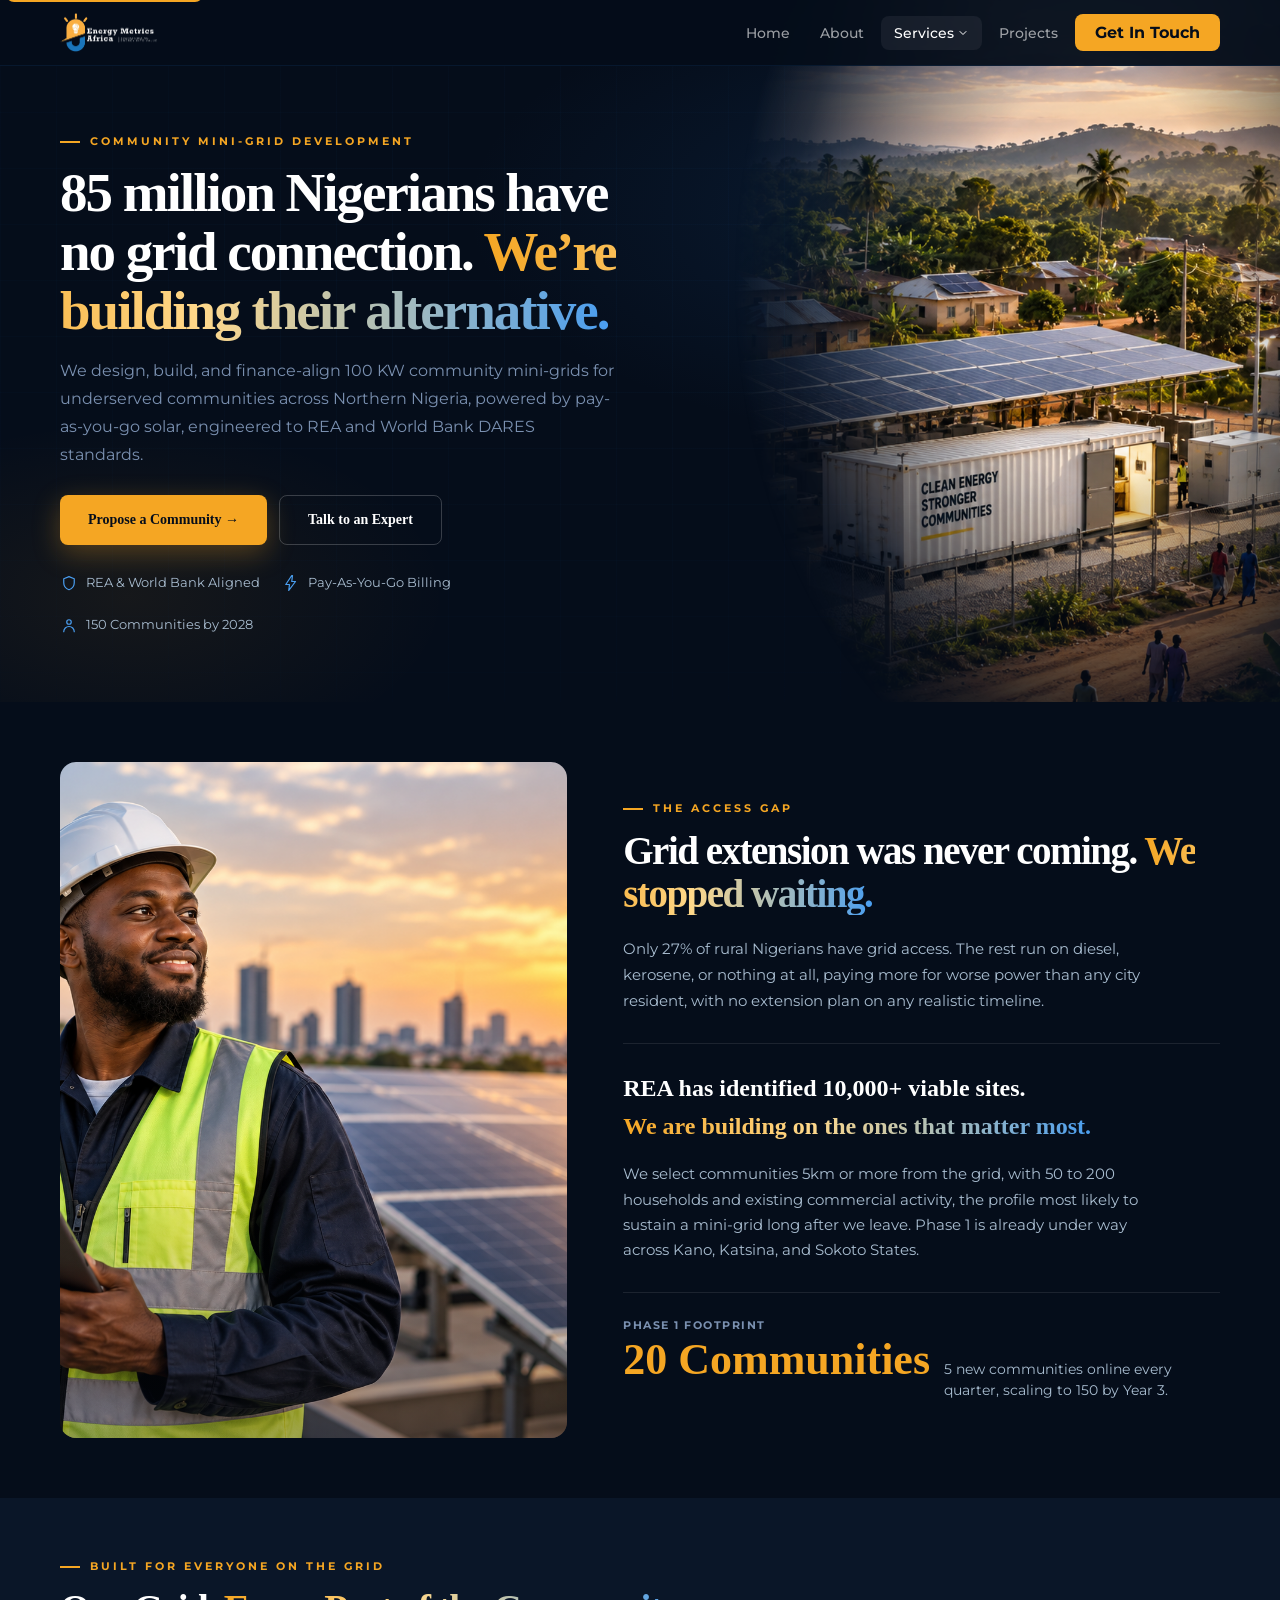
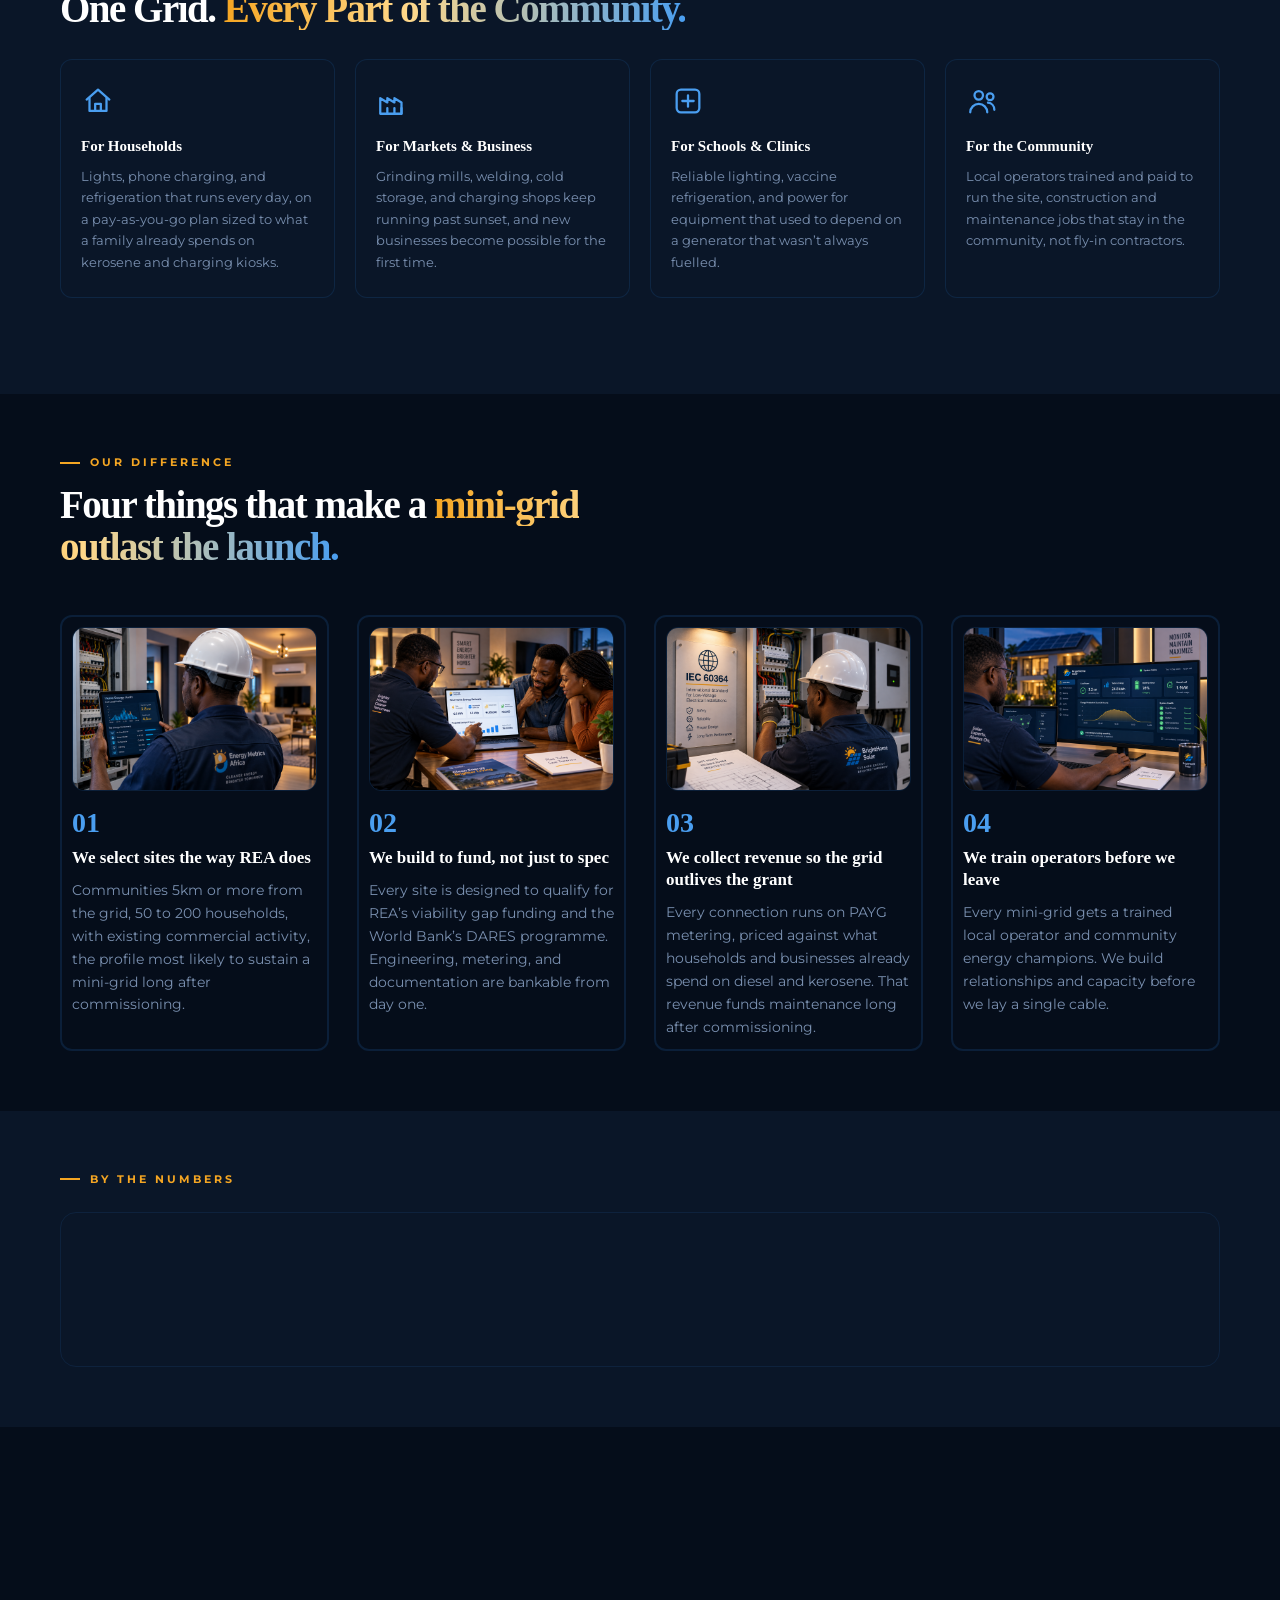
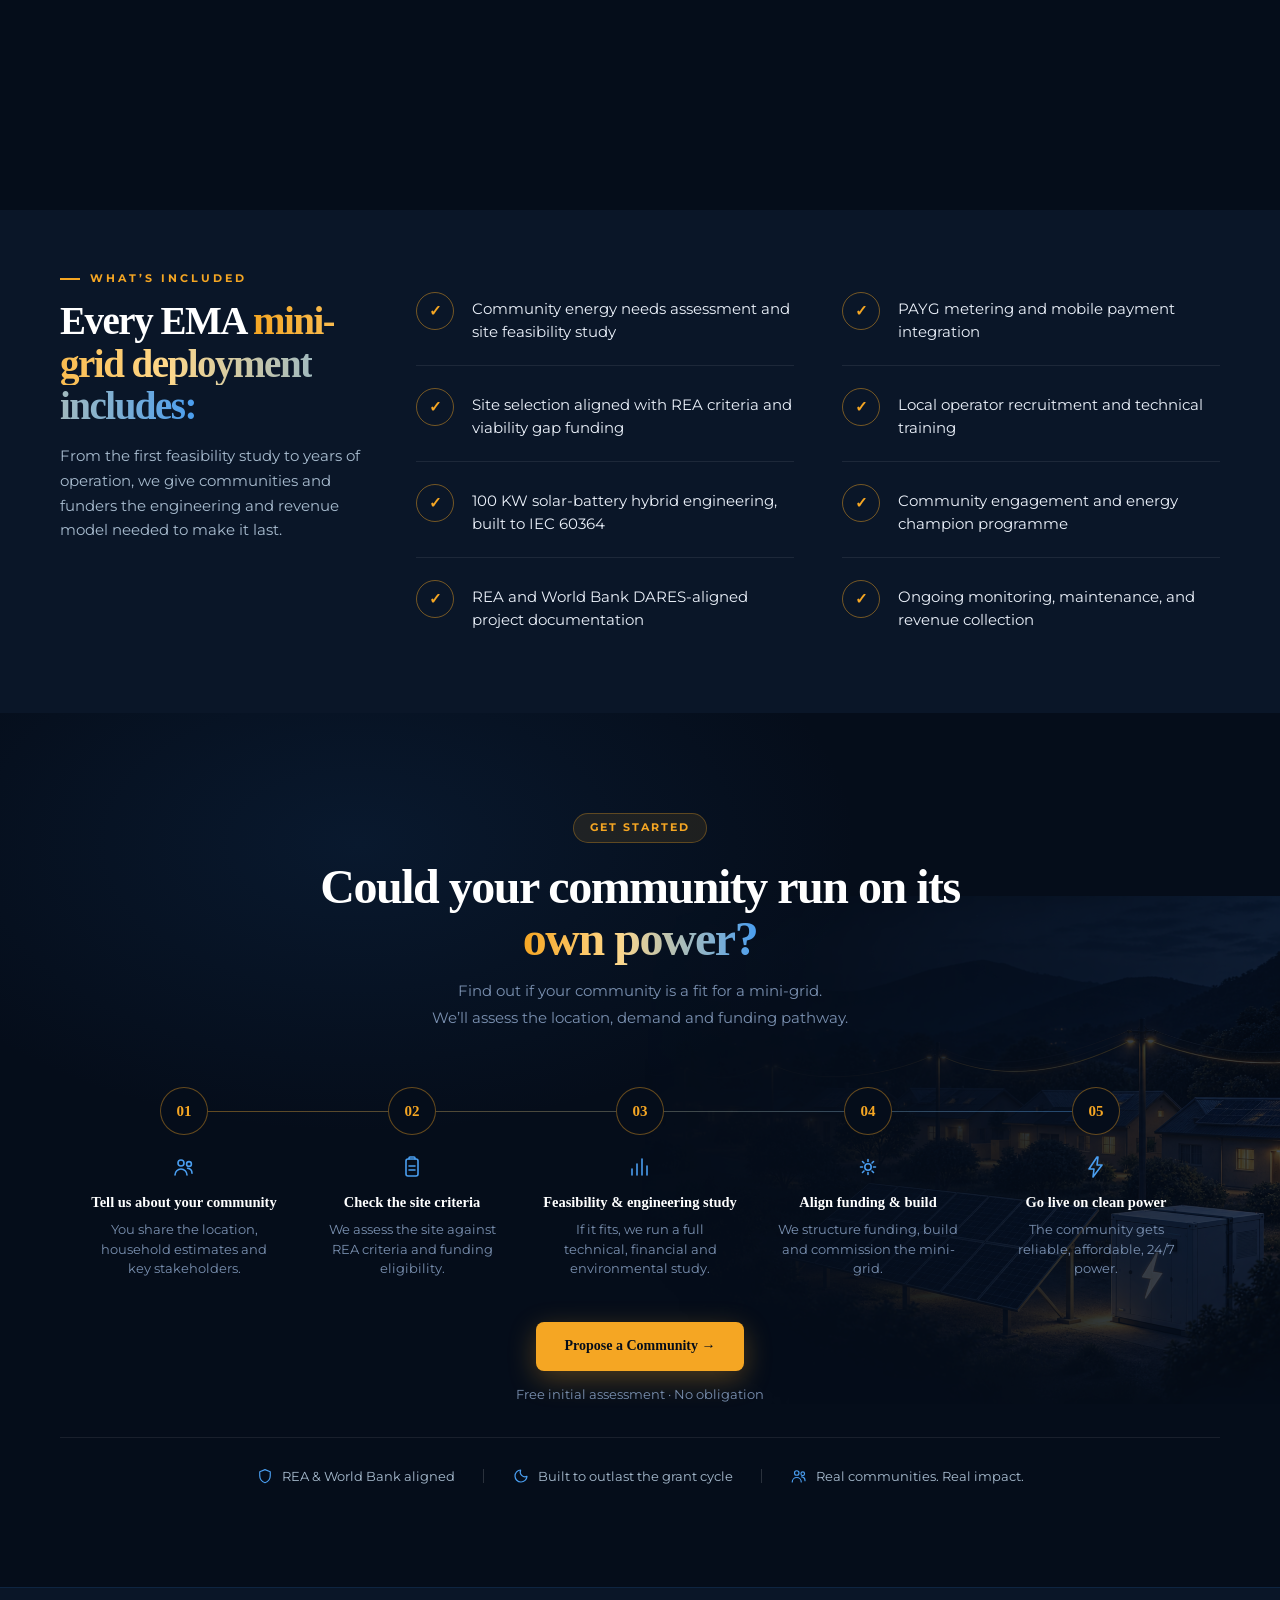
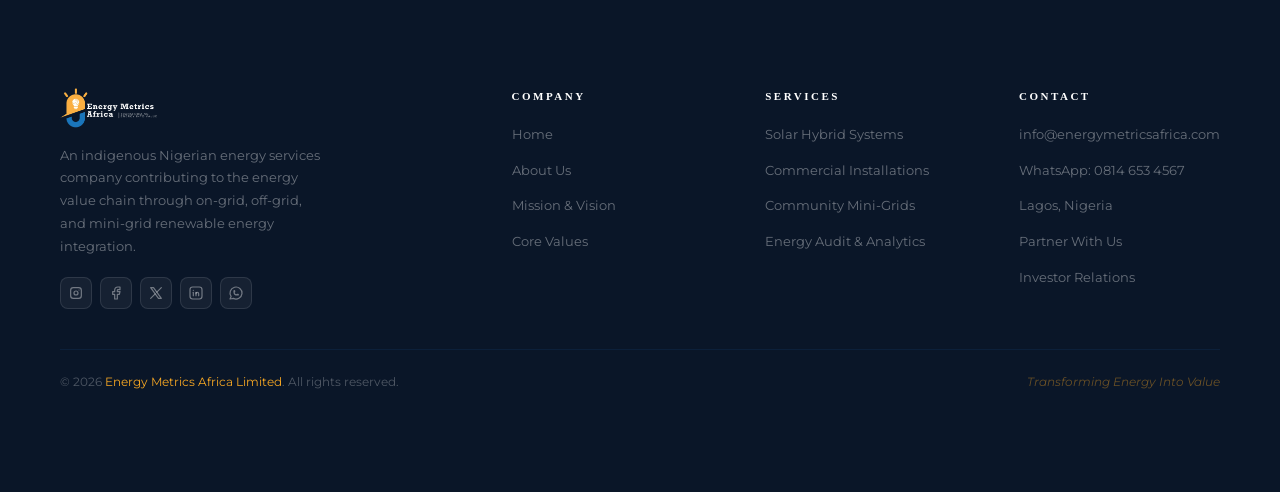
<file: services/community-mini-grid-development/index.html>
<!doctype html>
<html lang="en">
  <head>
    <meta charset="UTF-8" />
    <meta name="viewport" content="width=device-width, initial-scale=1.0" />
    <meta
      name="description"
      content="100 KW community mini-grids for underserved communities across Northern Nigeria: pay-as-you-go solar, engineered to REA and World Bank DARES standards, built to outlast the grant cycle."
    />
    <meta name="author" content="Energy Metrics Africa Limited" />
    <meta name="robots" content="index, follow" />
    <link
      rel="canonical"
      href="https://energymetricsafrica.com/services/community-mini-grid-development/"
    />
    <meta
      property="og:title"
      content="Community Mini-Grid Development | Energy Metrics Africa"
    />
    <meta
      property="og:description"
      content="85 million Nigerians have no grid connection. We design, build, and finance-align 100 KW community mini-grids, REA and World Bank DARES aligned, powered by pay-as-you-go solar."
    />
    <meta
      property="og:image"
      content="https://energymetricsafrica.com/assets/logo-white.png"
    />
    <meta
      property="og:url"
      content="https://energymetricsafrica.com/services/community-mini-grid-development/"
    />
    <meta property="og:type" content="website" />
    <meta name="twitter:card" content="summary_large_image" />
    <meta
      name="twitter:title"
      content="Community Mini-Grid Development | Energy Metrics Africa"
    />
    <title>Community Mini-Grid Development | Energy Metrics Africa</title>
    <link rel="icon" href="../../assets/favicon.png" type="image/png" />
    <link rel="preconnect" href="https://fonts.googleapis.com" />
    <link rel="preconnect" href="https://fonts.gstatic.com" crossorigin />
    <link
      href="https://fonts.googleapis.com/css2?family=Montserrat:wght@400;500;600&display=swap"
      rel="stylesheet"
    />
    <link rel="preload" href="../../assets/logo-white.png" as="image" />
    <link rel="stylesheet" href="../../css/variables.css" />
    <link rel="stylesheet" href="../../css/base.css" />
    <link rel="stylesheet" href="../../css/nav.css" />
    <link rel="stylesheet" href="../../css/footer.css" />
    <link rel="stylesheet" href="../../css/service-detail.css" />
  </head>
  <body>
    <a href="#main" class="skip-link">Skip to main content</a>
    <header>
      <nav class="nav" role="navigation" aria-label="Main navigation">
        <a href="/" class="nav__logo"
          ><img
            src="../../assets/logo-white.png"
            alt="Energy Metrics Africa Limited"
            width="160"
            height="44"
        /></a>
        <ul class="nav__links" role="list">
          <li>
            <a href="/" class="nav__link" data-nav="/">Home</a>
          </li>
          <li>
            <a href="/about" class="nav__link" data-nav="/about">About</a>
          </li>
          <li class="nav__item nav__item--dropdown">
            <a href="/services" class="nav__link is-active" data-nav="/services"
              >Services<svg
                class="nav__caret"
                viewBox="0 0 24 24"
                fill="none"
                stroke="currentColor"
                stroke-width="2"
                stroke-linecap="round"
                stroke-linejoin="round"
                aria-hidden="true"
              >
                <path d="m6 9 6 6 6-6" /></svg
            ></a>
            <div class="nav__dropdown">
              <a
                href="/services/off-grid-solar-hybrid-systems/"
                class="nav__dropdown-link"
                >Off-Grid Solar Hybrid Systems</a
              >
              <a
                href="/services/commercial-energy-installations/"
                class="nav__dropdown-link"
                >Commercial Energy Installations</a
              >
              <a
                href="/services/community-mini-grid-development/"
                class="nav__dropdown-link"
                >Community Mini-Grid Development</a
              >
              <a
                href="/services/energy-audit-analytics/"
                class="nav__dropdown-link"
                >Energy Audit &amp; Analytics</a
              >
            </div>
          </li>
          <li>
            <a href="/projects" class="nav__link" data-nav="/projects"
              >Projects</a
            >
          </li>
          <li>
            <a href="/contact" class="nav__link--cta" data-nav="/contact"
              >Get In Touch</a
            >
          </li>
        </ul>
        <button
          class="nav__hamburger"
          id="hamburger"
          aria-expanded="false"
          aria-controls="nav-drawer"
          aria-label="Toggle menu"
        >
          <span></span><span></span><span></span>
        </button>
      </nav>
      <div
        class="nav__drawer"
        id="nav-drawer"
        role="dialog"
        aria-label="Mobile navigation"
      >
        <a href="/" class="nav__drawer-link" data-nav="/">Home</a
        ><a href="/about" class="nav__drawer-link" data-nav="/about">About</a
        ><a
          href="/services"
          class="nav__drawer-link is-active"
          data-nav="/services"
          >Services</a
        ><a
          href="/services/off-grid-solar-hybrid-systems/"
          class="nav__drawer-sublink"
          >Off-Grid Solar Hybrid Systems</a
        ><a
          href="/services/commercial-energy-installations/"
          class="nav__drawer-sublink"
          >Commercial Energy Installations</a
        ><a
          href="/services/community-mini-grid-development/"
          class="nav__drawer-sublink"
          >Community Mini-Grid Development</a
        ><a href="/services/energy-audit-analytics/" class="nav__drawer-sublink"
          >Energy Audit &amp; Analytics</a
        ><a href="/projects" class="nav__drawer-link" data-nav="/projects"
          >Projects</a
        ><a href="/contact" class="nav__drawer-cta" data-nav="/contact"
          >Get In Touch</a
        >
      </div>
    </header>
    <main id="main">
      <!-- 1. HERO -->
      <section class="sd-hero" aria-label="Community Mini-Grid Development">
        <div class="sd-hero__bg" aria-hidden="true"></div>
        <div class="sd-hero__grid-bg" aria-hidden="true"></div>
        <div class="sd-hero__inner">
          <div class="sd-hero__content">
            <div class="eyebrow">Community Mini-Grid Development</div>
            <h1 class="page-hero__title">
              85 million Nigerians have no grid connection.
              <span class="grad-text"
                >We&rsquo;re building their alternative.</span
              >
            </h1>
            <p class="page-hero__sub">
              We design, build, and finance-align 100 KW community mini-grids
              for underserved communities across Northern Nigeria,
              powered by pay-as-you-go solar, engineered to REA and World Bank
              DARES standards.
            </p>
            <div class="btn-group">
              <a href="/contact" class="btn btn--gold"
                >Propose a Community &rarr;</a
              >
              <a href="/contact" class="btn btn--outline-white"
                >Talk to an Expert</a
              >
            </div>
            <div class="sd-hero__points">
              <div class="sd-hero__point">
                <svg
                  viewBox="0 0 24 24"
                  fill="none"
                  stroke="currentColor"
                  stroke-width="1.6"
                  stroke-linecap="round"
                  stroke-linejoin="round"
                  aria-hidden="true"
                >
                  <path
                    d="M12 3.5 5 6.3v5.4c0 5 3.1 8 7 9.3 3.9-1.3 7-4.3 7-9.3V6.3L12 3.5z"
                  />
                </svg>
                <span>REA &amp; World Bank Aligned</span>
              </div>
              <div class="sd-hero__point">
                <svg
                  viewBox="0 0 24 24"
                  fill="none"
                  stroke="currentColor"
                  stroke-width="1.6"
                  stroke-linecap="round"
                  stroke-linejoin="round"
                  aria-hidden="true"
                >
                  <path d="M13 2 5 14h5l-1 8 9-12h-5l1-8Z" />
                </svg>
                <span>Pay-As-You-Go Billing</span>
              </div>
              <div class="sd-hero__point">
                <svg
                  viewBox="0 0 24 24"
                  fill="none"
                  stroke="currentColor"
                  stroke-width="1.6"
                  stroke-linecap="round"
                  stroke-linejoin="round"
                  aria-hidden="true"
                >
                  <circle cx="12" cy="8" r="3" />
                  <path d="M5 21c0-3.9 3.1-7 7-7s7 3.1 7 7" />
                </svg>
                <span>150 Communities by 2028</span>
              </div>
            </div>
          </div>
        </div>
        <div class="sd-hero__photo" aria-hidden="true">
          <img
            src="../../assets/Community Mini-Grid Development.png"
            alt=""
            class="sd-hero__img"
            loading="eager"
          />
        </div>
      </section>

      <!-- 2. THE ACCESS GAP -->
      <section
        class="section section--navy"
        aria-label="Grid extension was never coming"
      >
        <div class="container">
          <div class="sd-diagnosis">
            <div class="sd-diagnosis__media reveal">
              <img
                src="../../assets/Solar Engineer at Sunset.png"
                alt="An Energy Metrics Africa engineer overlooking a large community solar installation"
                class="sd-diagnosis__img"
                loading="lazy"
              />
            </div>
            <div class="sd-diagnosis__content reveal d2">
              <div class="eyebrow">The Access Gap</div>
              <h2 class="section-title">
                Grid extension was never coming.
                <span class="grad-text">We stopped waiting.</span>
              </h2>
              <p class="sd-diagnosis__body">
                Only 27% of rural Nigerians have grid access. The rest run on
                diesel, kerosene, or nothing at all, paying more for
                worse power than any city resident, with no extension plan on
                any realistic timeline.
              </p>
              <div class="sd-diagnosis__divider" aria-hidden="true"></div>
              <h3 class="sd-diagnosis__subhead">
                REA has identified 10,000+ viable sites.
              </h3>
              <p class="sd-diagnosis__highlight">
                <span class="grad-text"
                  >We are building on the ones that matter most.</span
                >
              </p>
              <p class="sd-diagnosis__support">
                We select communities 5km or more from the grid, with 50 to 200
                households and existing commercial activity, the profile
                most likely to sustain a mini-grid long after we leave. Phase 1
                is already under way across Kano, Katsina, and Sokoto States.
              </p>
              <div class="sd-diagnosis__stat">
                <span class="sd-diagnosis__stat-label">Phase 1 Footprint</span>
                <span class="sd-diagnosis__stat-value">20 Communities</span>
                <span class="sd-diagnosis__stat-text"
                  >5 new communities online every quarter, scaling to 150 by
                  Year 3.</span
                >
              </div>
            </div>
          </div>
        </div>
      </section>

      <!-- 3. WHAT A MINI-GRID GIVES YOUR COMMUNITY -->
      <section
        class="section section--navy-2"
        aria-label="What a mini-grid gives your community"
      >
        <div class="container">
          <div class="reveal" style="margin-bottom: 8px">
            <div class="eyebrow">Built For Everyone On The Grid</div>
            <h2 class="section-title">
              One Grid.
              <span class="grad-text">Every Part of the Community.</span>
            </h2>
          </div>
          <div class="sd-card-grid">
            <div class="sd-card-item sd-card-item--positive reveal d1">
              <div class="sd-card-item__icon" aria-hidden="true">
                <svg
                  viewBox="0 0 24 24"
                  fill="none"
                  stroke="currentColor"
                  stroke-width="1.6"
                  stroke-linecap="round"
                  stroke-linejoin="round"
                >
                  <path d="M4 11 12 4l8 7" />
                  <path d="M6 10v9h12v-9" />
                  <path d="M10 19v-5h4v5" />
                </svg>
              </div>
              <h3 class="sd-card-item__title">For Households</h3>
              <p class="sd-card-item__text">
                Lights, phone charging, and refrigeration that runs every day,
                on a pay-as-you-go plan sized to what a family already
                spends on kerosene and charging kiosks.
              </p>
            </div>
            <div class="sd-card-item sd-card-item--positive reveal d2">
              <div class="sd-card-item__icon" aria-hidden="true">
                <svg
                  viewBox="0 0 24 24"
                  fill="none"
                  stroke="currentColor"
                  stroke-width="1.6"
                  stroke-linecap="round"
                  stroke-linejoin="round"
                >
                  <path d="M3 21V10l5 3V10l5 3V10l5 3v8H3Z" />
                  <path d="M8 21v-4M13 21v-4M18 21v-4" />
                </svg>
              </div>
              <h3 class="sd-card-item__title">For Markets &amp; Business</h3>
              <p class="sd-card-item__text">
                Grinding mills, welding, cold storage, and charging shops keep
                running past sunset, and new businesses become possible
                for the first time.
              </p>
            </div>
            <div class="sd-card-item sd-card-item--positive reveal d3">
              <div class="sd-card-item__icon" aria-hidden="true">
                <svg
                  viewBox="0 0 24 24"
                  fill="none"
                  stroke="currentColor"
                  stroke-width="1.6"
                  stroke-linecap="round"
                  stroke-linejoin="round"
                >
                  <rect x="4" y="4" width="16" height="16" rx="3" />
                  <path d="M12 8v8M8 12h8" />
                </svg>
              </div>
              <h3 class="sd-card-item__title">For Schools &amp; Clinics</h3>
              <p class="sd-card-item__text">
                Reliable lighting, vaccine refrigeration, and power for
                equipment that used to depend on a generator that wasn&rsquo;t
                always fuelled.
              </p>
            </div>
            <div class="sd-card-item sd-card-item--positive reveal d4">
              <div class="sd-card-item__icon" aria-hidden="true">
                <svg
                  viewBox="0 0 24 24"
                  fill="none"
                  stroke="currentColor"
                  stroke-width="1.6"
                  stroke-linecap="round"
                  stroke-linejoin="round"
                >
                  <circle cx="9" cy="8" r="3" />
                  <path d="M3 20c0-3.3 2.7-6 6-6s6 2.7 6 6" />
                  <circle cx="17" cy="9" r="2.4" />
                  <path d="M15.5 13.2c2.6.3 4.5 2.4 4.5 5" />
                </svg>
              </div>
              <h3 class="sd-card-item__title">For the Community</h3>
              <p class="sd-card-item__text">
                Local operators trained and paid to run the site,
                construction and maintenance jobs that stay in the community,
                not fly-in contractors.
              </p>
            </div>
          </div>
        </div>
      </section>

      <!-- 4. HOW WE BUILD IT -->
      <section
        class="section section--navy"
        aria-label="Four things that make a mini-grid last"
      >
        <div class="container">
          <div class="sd-intro-row">
            <div class="reveal">
              <div class="eyebrow">Our Difference</div>
              <h2 class="section-title">
                Four things that make a
                <span class="grad-text">mini-grid outlast the launch.</span>
              </h2>
            </div>
          </div>
          <div class="sd-diff-grid">
            <div class="reveal d1 sd-diff-grid-card">
              <div class="sd-diff-item__media">
                <img
                  src="../../assets/We measure the actual load.png"
                  alt=""
                  loading="lazy"
                />
              </div>
              <div class="sd-diff-item__num">01</div>
              <h3 class="sd-diff-item__title">
                We select sites the way REA does
              </h3>
              <p class="sd-diff-item__text">
                Communities 5km or more from the grid, 50 to 200 households,
                with existing commercial activity, the profile most
                likely to sustain a mini-grid long after commissioning.
              </p>
            </div>
            <div class="reveal d2 sd-diff-grid-card">
              <div class="sd-diff-item__media">
                <img
                  src="../../assets/We show you the numbers.png"
                  alt=""
                  loading="lazy"
                />
              </div>
              <div class="sd-diff-item__num">02</div>
              <h3 class="sd-diff-item__title">
                We build to fund, not just to spec
              </h3>
              <p class="sd-diff-item__text">
                Every site is designed to qualify for REA&rsquo;s viability gap
                funding and the World Bank&rsquo;s DARES programme. Engineering,
                metering, and documentation are bankable from day one.
              </p>
            </div>
            <div class="reveal d3 sd-diff-grid-card">
              <div class="sd-diff-item__media">
                <img
                  src="../../assets/We build to IEC 60364.png"
                  alt=""
                  loading="lazy"
                />
              </div>
              <div class="sd-diff-item__num">03</div>
              <h3 class="sd-diff-item__title">
                We collect revenue so the grid outlives the grant
              </h3>
              <p class="sd-diff-item__text">
                Every connection runs on PAYG metering, priced against what
                households and businesses already spend on diesel and kerosene.
                That revenue funds maintenance long after commissioning.
              </p>
            </div>
            <div class="reveal d4 sd-diff-grid-card">
              <div class="sd-diff-item__media">
                <img
                  src="../../assets/We monitor your system every day.png"
                  alt=""
                  loading="lazy"
                />
              </div>
              <div class="sd-diff-item__num">04</div>
              <h3 class="sd-diff-item__title">
                We train operators before we leave
              </h3>
              <p class="sd-diff-item__text">
                Every mini-grid gets a trained local operator and community
                energy champions. We build relationships and capacity before we
                lay a single cable.
              </p>
            </div>
          </div>
        </div>
      </section>

      <!-- 5. BY THE NUMBERS -->
      <section class="section section--navy-2" aria-label="By the numbers">
        <div class="container">
          <div class="eyebrow">By The Numbers</div>
          <div class="stats-row sd-stats-row" style="margin-top: 24px">
            <div class="stat-box reveal">
              <span class="stat-val"
                >100<span class="stat-unit"> KW</span></span
              >
              <p class="stat-label">Capacity per mini-grid site</p>
            </div>
            <div class="stat-box reveal d1">
              <span class="stat-val"
                >300<span class="stat-unit"> kWh</span></span
              >
              <p class="stat-label">Battery storage per site</p>
            </div>
            <div class="stat-box reveal d2">
              <span class="stat-val">20&rarr;150</span>
              <p class="stat-label">Communities, Year 1 to Year 3</p>
            </div>
            <div class="stat-box reveal d3">
              <span class="stat-val">56,250</span>
              <p class="stat-label">
                People gaining electricity access by Year 3
              </p>
            </div>
          </div>
        </div>
      </section>

      <!-- 6. CONVICTION / FAQ -->
      <section
        class="section section--navy"
        aria-label="Frequently asked questions"
      >
        <div class="container">
          <div class="sd-faq-layout">
            <div class="sd-faq-intro reveal">
              <div class="eyebrow">Conviction: The Honest Answer</div>
              <h2 class="section-title">
                What Communities and Partners
                <span class="grad-text">Ask Us First.</span>
              </h2>
            </div>
            <div class="faq-accordion reveal d2">
              <div class="faq-item">
                <button
                  class="faq-item__q"
                  aria-expanded="false"
                  aria-controls="faq-a1"
                  id="faq-q1"
                >
                  <span class="faq-item__num">01</span>
                  <span class="faq-item__text"
                    >&ldquo;Why not just wait for the national
                    grid?&rdquo;</span
                  >
                  <span class="faq-item__icon" aria-hidden="true"></span>
                </button>
                <div
                  class="faq-item__panel"
                  id="faq-a1"
                  role="region"
                  aria-labelledby="faq-q1"
                >
                  <div class="faq-item__panel-inner">
                    <p>
                      Nigeria&rsquo;s rural electrification rate is 27%. At that
                      pace, grid extension will not reach most of these
                      communities for decades. For the sites we serve, a
                      mini-grid is not a compromise: it is the faster,
                      cheaper, and more reliable option, full stop.
                    </p>
                  </div>
                </div>
              </div>
              <div class="faq-item">
                <button
                  class="faq-item__q"
                  aria-expanded="false"
                  aria-controls="faq-a2"
                  id="faq-q2"
                >
                  <span class="faq-item__num">02</span>
                  <span class="faq-item__text"
                    >&ldquo;How do you make sure it still runs in five
                    years?&rdquo;</span
                  >
                  <span class="faq-item__icon" aria-hidden="true"></span>
                </button>
                <div
                  class="faq-item__panel"
                  id="faq-a2"
                  role="region"
                  aria-labelledby="faq-q2"
                >
                  <div class="faq-item__panel-inner">
                    <p>
                      Through revenue, not goodwill. Every connection is metered
                      and billed on a pay-as-you-go plan. That revenue funds
                      maintenance and keeps a trained local operator on-site: the grid
                      does not depend on another grant to stay
                      running.
                    </p>
                  </div>
                </div>
              </div>
              <div class="faq-item">
                <button
                  class="faq-item__q"
                  aria-expanded="false"
                  aria-controls="faq-a3"
                  id="faq-q3"
                >
                  <span class="faq-item__num">03</span>
                  <span class="faq-item__text"
                    >&ldquo;Is this aligned with government and funder
                    requirements?&rdquo;</span
                  >
                  <span class="faq-item__icon" aria-hidden="true"></span>
                </button>
                <div
                  class="faq-item__panel"
                  id="faq-a3"
                  role="region"
                  aria-labelledby="faq-q3"
                >
                  <div class="faq-item__panel-inner">
                    <p>
                      Yes. Site selection follows REA&rsquo;s criteria, our
                      engineering meets REA&rsquo;s Mini-Grid Regulations (2016,
                      amended 2021), and our project structure is built to
                      qualify for REA viability gap funding and the World
                      Bank&rsquo;s DARES programme.
                    </p>
                  </div>
                </div>
              </div>
              <div class="faq-item">
                <button
                  class="faq-item__q"
                  aria-expanded="false"
                  aria-controls="faq-a4"
                  id="faq-q4"
                >
                  <span class="faq-item__num">04</span>
                  <span class="faq-item__text"
                    >&ldquo;What if a community can&rsquo;t afford the
                    connection upfront?&rdquo;</span
                  >
                  <span class="faq-item__icon" aria-hidden="true"></span>
                </button>
                <div
                  class="faq-item__panel"
                  id="faq-a4"
                  role="region"
                  aria-labelledby="faq-q4"
                >
                  <div class="faq-item__panel-inner">
                    <p>
                      That is exactly what PAYG solves. There is no large
                      upfront connection fee. Households and businesses pay per
                      unit of energy used, calibrated to what they already spend
                      on diesel, kerosene, or phone-charging kiosks today.
                    </p>
                  </div>
                </div>
              </div>
            </div>
          </div>
        </div>
      </section>

      <!-- 7. EVERY EMA MINI-GRID DEPLOYMENT INCLUDES -->
      <section
        class="section section--navy-2"
        aria-label="Every EMA mini-grid deployment includes"
      >
        <div class="container">
          <div class="sd-included">
            <div class="sd-included__intro reveal">
              <div class="eyebrow">What&rsquo;s Included</div>
              <h2 class="section-title">
                Every EMA
                <span class="grad-text">mini-grid deployment includes:</span>
              </h2>
              <p class="sd-included__lead">
                From the first feasibility study to years of operation, we give
                communities and funders the engineering and revenue model needed
                to make it last.
              </p>
            </div>
            <div class="sd-included__list reveal d2">
              <div class="sd-included__col">
                <div class="sd-included__item">
                  <span class="sd-included__icon" aria-hidden="true"
                    >&#10003;</span
                  >
                  <p>
                    Community energy needs assessment and site feasibility study
                  </p>
                </div>
                <div class="sd-included__item">
                  <span class="sd-included__icon" aria-hidden="true"
                    >&#10003;</span
                  >
                  <p>
                    Site selection aligned with REA criteria and viability gap
                    funding
                  </p>
                </div>
                <div class="sd-included__item">
                  <span class="sd-included__icon" aria-hidden="true"
                    >&#10003;</span
                  >
                  <p>
                    100 KW solar-battery hybrid engineering, built to IEC 60364
                  </p>
                </div>
                <div class="sd-included__item">
                  <span class="sd-included__icon" aria-hidden="true"
                    >&#10003;</span
                  >
                  <p>REA and World Bank DARES-aligned project documentation</p>
                </div>
              </div>
              <div class="sd-included__col">
                <div class="sd-included__item">
                  <span class="sd-included__icon" aria-hidden="true"
                    >&#10003;</span
                  >
                  <p>PAYG metering and mobile payment integration</p>
                </div>
                <div class="sd-included__item">
                  <span class="sd-included__icon" aria-hidden="true"
                    >&#10003;</span
                  >
                  <p>Local operator recruitment and technical training</p>
                </div>
                <div class="sd-included__item">
                  <span class="sd-included__icon" aria-hidden="true"
                    >&#10003;</span
                  >
                  <p>Community engagement and energy champion programme</p>
                </div>
                <div class="sd-included__item">
                  <span class="sd-included__icon" aria-hidden="true"
                    >&#10003;</span
                  >
                  <p>Ongoing monitoring, maintenance, and revenue collection</p>
                </div>
              </div>
            </div>
          </div>
        </div>
      </section>

      <!-- 8. FINAL CTA / ACTION -->
      <section class="mg-cta" aria-label="Call to action">
        <div class="mg-cta__bg" aria-hidden="true">
          <img
            src="../../assets/subtle-community-mini-grid.png"
            alt=""
            class="mg-cta__bg-img"
          />
        </div>
        <div class="container mg-cta__inner">
          <div class="mg-cta__intro reveal">
            <div class="cta-pill">Get Started</div>
            <h2 class="cta-title">
              Could your community run on its
              <span class="grad-text">own power?</span>
            </h2>
            <p class="cta-sub" style="margin-inline: auto">
              Find out if your community is a fit for a mini-grid.<br />
              We&rsquo;ll assess the location, demand and funding pathway.
            </p>
          </div>

          <div class="mg-timeline reveal d2">
            <div class="mg-timeline__line" aria-hidden="true"></div>
            <div class="mg-step">
              <div class="mg-step__num">01</div>
              <div class="mg-step__body">
                <div class="mg-step__icon" aria-hidden="true">
                  <svg
                    viewBox="0 0 24 24"
                    fill="none"
                    stroke="currentColor"
                    stroke-width="1.6"
                    stroke-linecap="round"
                    stroke-linejoin="round"
                  >
                    <circle cx="9" cy="8" r="3" />
                    <path d="M3 20c0-3.3 2.7-6 6-6s6 2.7 6 6" />
                    <circle cx="17" cy="9" r="2.4" />
                    <path d="M15.5 13.2c2.6.3 4.5 2.4 4.5 5" />
                  </svg>
                </div>
                <h3 class="mg-step__title">Tell us about your community</h3>
                <p class="mg-step__text">
                  You share the location, household estimates and key
                  stakeholders.
                </p>
              </div>
            </div>
            <div class="mg-step">
              <div class="mg-step__num">02</div>
              <div class="mg-step__body">
                <div class="mg-step__icon" aria-hidden="true">
                  <svg
                    viewBox="0 0 24 24"
                    fill="none"
                    stroke="currentColor"
                    stroke-width="1.6"
                    stroke-linecap="round"
                    stroke-linejoin="round"
                  >
                    <rect x="6" y="4" width="12" height="17" rx="2" />
                    <path d="M9 4V3a1 1 0 0 1 1-1h4a1 1 0 0 1 1 1v1" />
                    <path d="M9 11h6M9 15h6" />
                  </svg>
                </div>
                <h3 class="mg-step__title">Check the site criteria</h3>
                <p class="mg-step__text">
                  We assess the site against REA criteria and funding
                  eligibility.
                </p>
              </div>
            </div>
            <div class="mg-step">
              <div class="mg-step__num">03</div>
              <div class="mg-step__body">
                <div class="mg-step__icon" aria-hidden="true">
                  <svg
                    viewBox="0 0 24 24"
                    fill="none"
                    stroke="currentColor"
                    stroke-width="1.6"
                    stroke-linecap="round"
                    stroke-linejoin="round"
                  >
                    <path d="M4 20V14" />
                    <path d="M9 20V9" />
                    <path d="M14 20V4" />
                    <path d="M19 20v-9" />
                  </svg>
                </div>
                <h3 class="mg-step__title">
                  Feasibility &amp; engineering study
                </h3>
                <p class="mg-step__text">
                  If it fits, we run a full technical, financial and
                  environmental study.
                </p>
              </div>
            </div>
            <div class="mg-step">
              <div class="mg-step__num">04</div>
              <div class="mg-step__body">
                <div class="mg-step__icon" aria-hidden="true">
                  <svg
                    viewBox="0 0 24 24"
                    fill="none"
                    stroke="currentColor"
                    stroke-width="1.6"
                    stroke-linecap="round"
                    stroke-linejoin="round"
                  >
                    <circle cx="12" cy="12" r="3.2" />
                    <path
                      d="M12 4.5v2M12 17.5v2M4.5 12h2M17.5 12h2M6.5 6.5l1.5 1.5M16 16l1.5 1.5M6.5 17.5 8 16M16 8l1.5-1.5"
                    />
                  </svg>
                </div>
                <h3 class="mg-step__title">Align funding &amp; build</h3>
                <p class="mg-step__text">
                  We structure funding, build and commission the mini-grid.
                </p>
              </div>
            </div>
            <div class="mg-step">
              <div class="mg-step__num">05</div>
              <div class="mg-step__body">
                <div class="mg-step__icon" aria-hidden="true">
                  <svg
                    viewBox="0 0 24 24"
                    fill="none"
                    stroke="currentColor"
                    stroke-width="1.6"
                    stroke-linecap="round"
                    stroke-linejoin="round"
                  >
                    <path d="M13 2 5 14h5l-1 8 9-12h-5l1-8Z" />
                  </svg>
                </div>
                <h3 class="mg-step__title">Go live on clean power</h3>
                <p class="mg-step__text">
                  The community gets reliable, affordable, 24/7 power.
                </p>
              </div>
            </div>
          </div>

          <div class="mg-cta__action reveal d3">
            <div class="btn-group" style="justify-content: center">
              <a href="/contact" class="btn btn--gold"
                >Propose a Community &rarr;</a
              >
            </div>
            <p class="mg-cta__micro">
              Free initial assessment &middot; No obligation
            </p>
          </div>

          <div class="mg-trust reveal d4">
            <div class="mg-trust__item">
              <svg
                viewBox="0 0 24 24"
                fill="none"
                stroke="currentColor"
                stroke-width="1.6"
                stroke-linecap="round"
                stroke-linejoin="round"
                aria-hidden="true"
              >
                <path
                  d="M12 3.5 5 6.3v5.4c0 5 3.1 8 7 9.3 3.9-1.3 7-4.3 7-9.3V6.3L12 3.5z"
                />
              </svg>
              <span>REA &amp; World Bank aligned</span>
            </div>
            <span class="mg-trust__divider" aria-hidden="true"></span>
            <div class="mg-trust__item">
              <svg
                viewBox="0 0 24 24"
                fill="none"
                stroke="currentColor"
                stroke-width="1.6"
                stroke-linecap="round"
                stroke-linejoin="round"
                aria-hidden="true"
              >
                <path d="M20 12.5A8 8 0 1 1 11.5 4a6.5 6.5 0 0 0 8.5 8.5Z" />
              </svg>
              <span>Built to outlast the grant cycle</span>
            </div>
            <span class="mg-trust__divider" aria-hidden="true"></span>
            <div class="mg-trust__item">
              <svg
                viewBox="0 0 24 24"
                fill="none"
                stroke="currentColor"
                stroke-width="1.6"
                stroke-linecap="round"
                stroke-linejoin="round"
                aria-hidden="true"
              >
                <circle cx="9" cy="8" r="3" />
                <path d="M3 20c0-3.3 2.7-6 6-6s6 2.7 6 6" />
                <circle cx="17" cy="9" r="2.4" />
                <path d="M15.5 13.2c2.6.3 4.5 2.4 4.5 5" />
              </svg>
              <span>Real communities. Real impact.</span>
            </div>
          </div>
        </div>
      </section>
    </main>
    <footer class="footer" role="contentinfo">
      <div class="container">
        <div class="footer__grid">
          <div>
            <div class="footer__brand-logo">
              <img
                src="../../assets/logo-white.png"
                alt="Energy Metrics Africa"
                width="140"
                height="38"
              />
            </div>
            <p class="footer__brand-desc">
              An indigenous Nigerian energy services company contributing to the
              energy value chain through on-grid, off-grid, and mini-grid
              renewable energy integration.
            </p>
            <div class="footer__socials">
              <a
                href="https://www.instagram.com/energymetrics/"
                class="footer__social"
                aria-label="Instagram"
                target="_blank"
                rel="noopener noreferrer"
                ><svg viewBox="0 0 24 24" fill="none" stroke="currentColor" stroke-width="1.8" stroke-linecap="round" stroke-linejoin="round" aria-hidden="true" focusable="false"><path d="M4 8a4 4 0 0 1 4-4h8a4 4 0 0 1 4 4v8a4 4 0 0 1-4 4H8a4 4 0 0 1-4-4z"/><path d="M9 12a3 3 0 1 0 6 0a3 3 0 0 0-6 0"/><path d="M16.5 7.5v.01"/></svg></a>
              <a
                href="https://www.facebook.com/profile.php?id=61573448944891"
                class="footer__social"
                aria-label="Facebook"
                target="_blank"
                rel="noopener noreferrer"
                ><svg viewBox="0 0 24 24" fill="none" stroke="currentColor" stroke-width="1.8" stroke-linecap="round" stroke-linejoin="round" aria-hidden="true" focusable="false"><path d="M7 10v4h3v7h4v-7h3l1-4h-4V8a1 1 0 0 1 1-1h3V3h-3a5 5 0 0 0-5 5v2H7"/></svg></a>
              <a
                href="https://x.com/emetricsafrica"
                class="footer__social"
                aria-label="Twitter/X"
                target="_blank"
                rel="noopener noreferrer"
                ><svg viewBox="0 0 24 24" fill="none" stroke="currentColor" stroke-width="1.8" stroke-linecap="round" stroke-linejoin="round" aria-hidden="true" focusable="false"><path d="M4 4l11.733 16H20L8.267 4z"/><path d="M4 20l6.768-6.768m2.46-2.46L20 4"/></svg></a>
              <a
                href="https://www.linkedin.com/in/energy-metrics-617b68352/"
                class="footer__social"
                aria-label="LinkedIn"
                target="_blank"
                rel="noopener noreferrer"
                ><svg viewBox="0 0 24 24" fill="none" stroke="currentColor" stroke-width="1.8" stroke-linecap="round" stroke-linejoin="round" aria-hidden="true" focusable="false"><path d="M8 11v5"/><path d="M8 8v.01"/><path d="M12 16v-5"/><path d="M16 16v-3a2 2 0 1 0-4 0"/><path d="M3 7a4 4 0 0 1 4-4h10a4 4 0 0 1 4 4v10a4 4 0 0 1-4 4H7a4 4 0 0 1-4-4z"/></svg></a>
              <a
                href="https://wa.me/2348146534567"
                class="footer__social"
                aria-label="WhatsApp"
                target="_blank"
                rel="noopener noreferrer"
                ><svg viewBox="0 0 24 24" fill="none" stroke="currentColor" stroke-width="1.8" stroke-linecap="round" stroke-linejoin="round" aria-hidden="true" focusable="false"><path d="M3 21l1.65-3.8a9 9 0 1 1 3.4 2.9L3 21"/><path d="M9 10a.5.5 0 0 0 1 0V9a.5.5 0 0 0-1 0v1a5 5 0 0 0 5 5h1a.5.5 0 0 0 0-1h-1a.5.5 0 0 0 0 1"/></svg></a>
            </div>
          </div>
          <div class="footer__col">
            <h5>Company</h5>
            <ul>
              <li><a href="/">Home</a></li>
              <li><a href="/about">About Us</a></li>
              <li><a href="/about#mission">Mission &amp; Vision</a></li>
              <li><a href="/about#values">Core Values</a></li>
            </ul>
          </div>
          <div class="footer__col">
            <h5>Services</h5>
            <ul>
              <li><a href="/services">Solar Hybrid Systems</a></li>
              <li><a href="/services">Commercial Installations</a></li>
              <li><a href="/services">Community Mini-Grids</a></li>
              <li><a href="/services">Energy Audit &amp; Analytics</a></li>
            </ul>
          </div>
          <div class="footer__col">
            <h5>Contact</h5>
            <ul>
              <li>
                <a href="mailto:info@energymetricsafrica.com"
                  >info@energymetricsafrica.com</a
                >
              </li>
              <li>
                <a href="https://wa.me/2348146534567" target="_blank" rel="noopener noreferrer"
                  >WhatsApp: 0814 653 4567</a
                >
              </li>
              <li><a href="/contact">Lagos, Nigeria</a></li>
              <li><a href="/contact">Partner With Us</a></li>
              <li><a href="/contact">Investor Relations</a></li>
            </ul>
          </div>
        </div>
        <div class="footer__bottom">
          <p>
            &copy; 2026 <span>Energy Metrics Africa Limited</span>. All rights
            reserved.
          </p>
          <p class="footer__tagline">Transforming Energy Into Value</p>
        </div>
      </div>
    </footer>
    <script src="../../js/main.js" defer></script>
  </body>
</html>
</file>
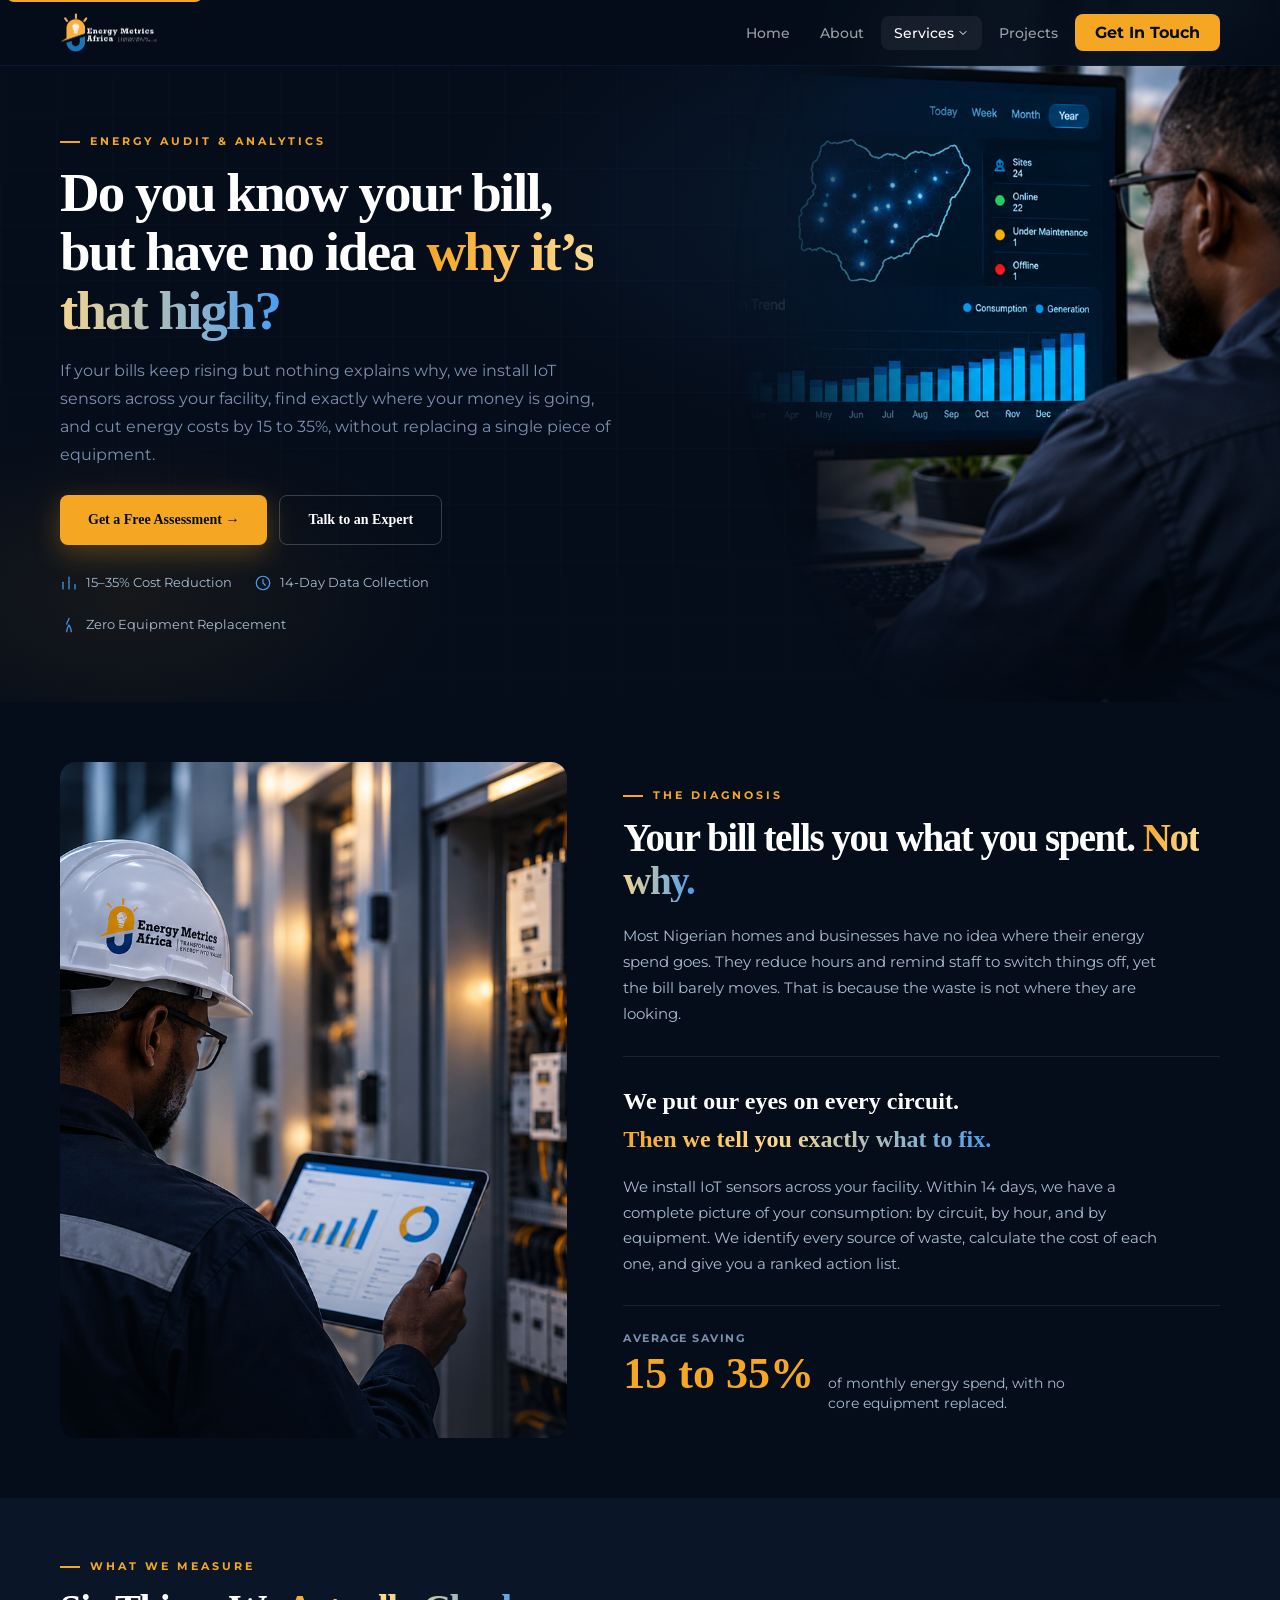
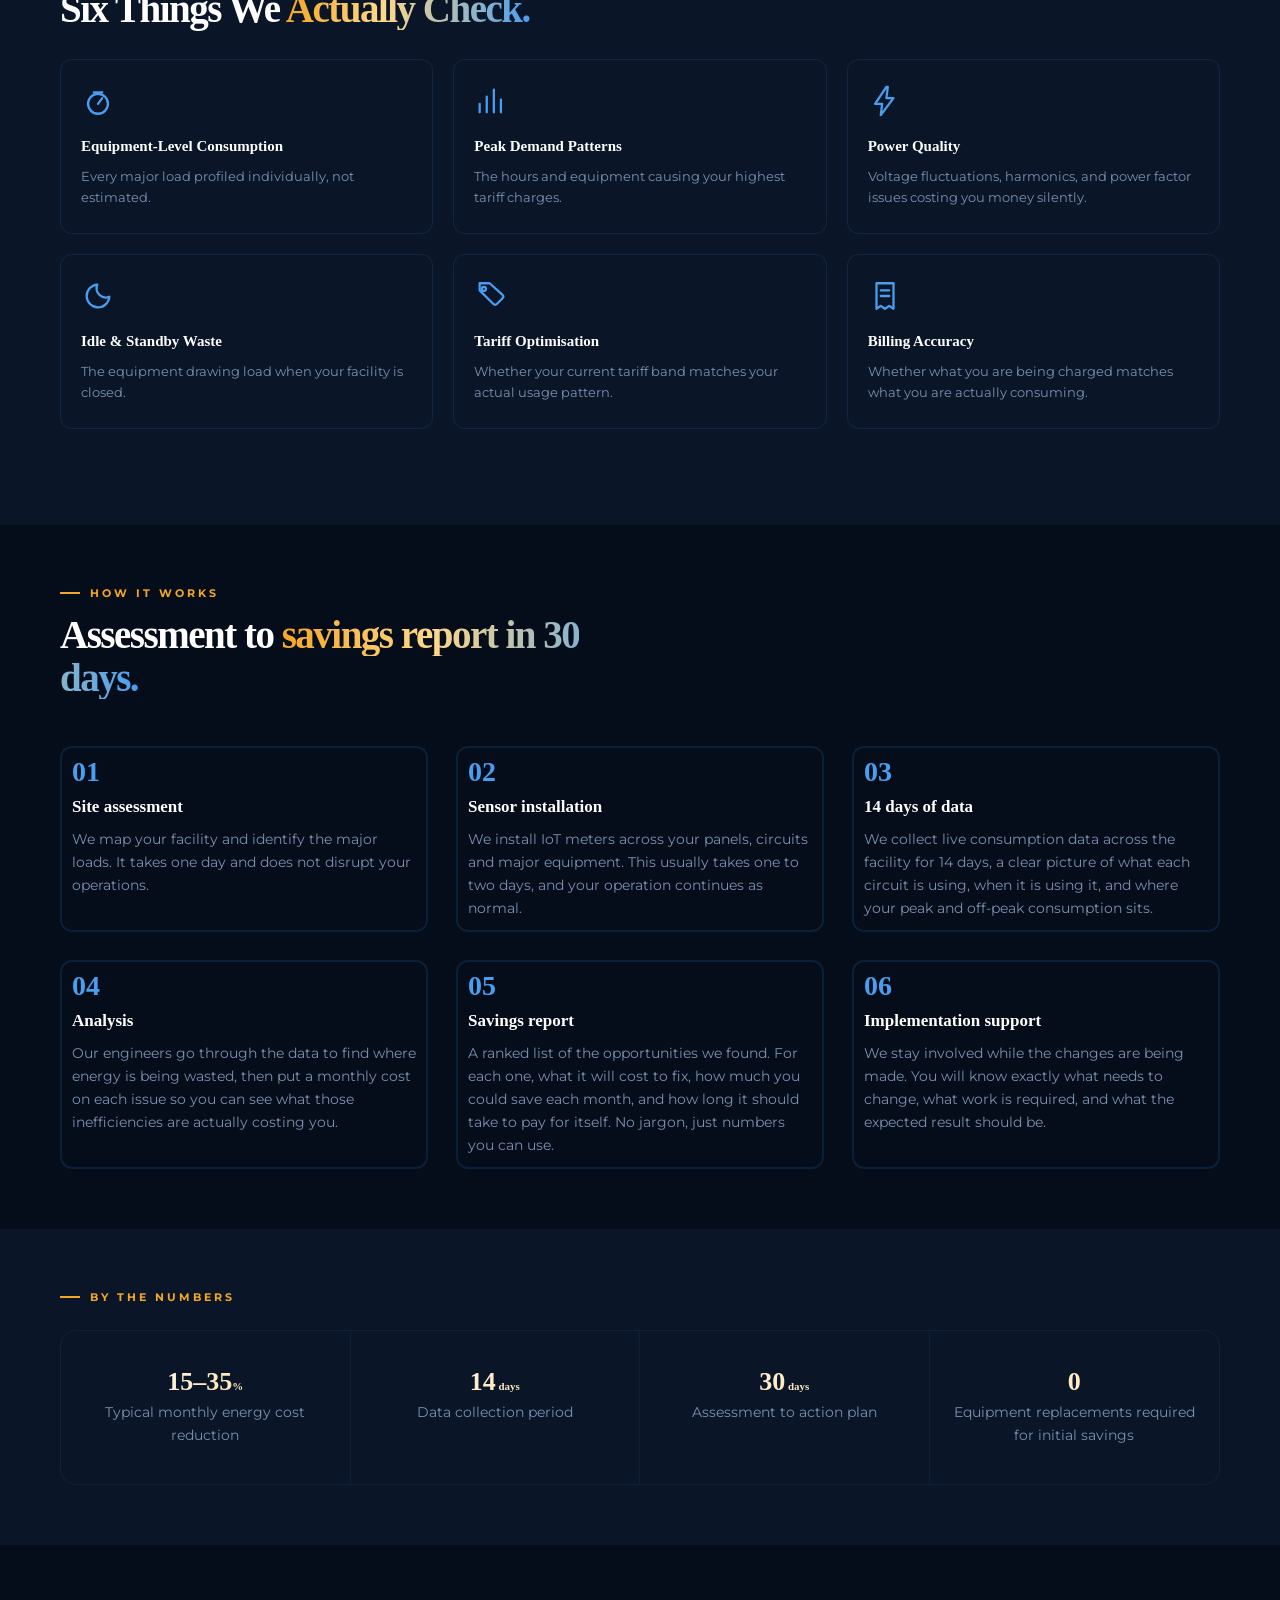
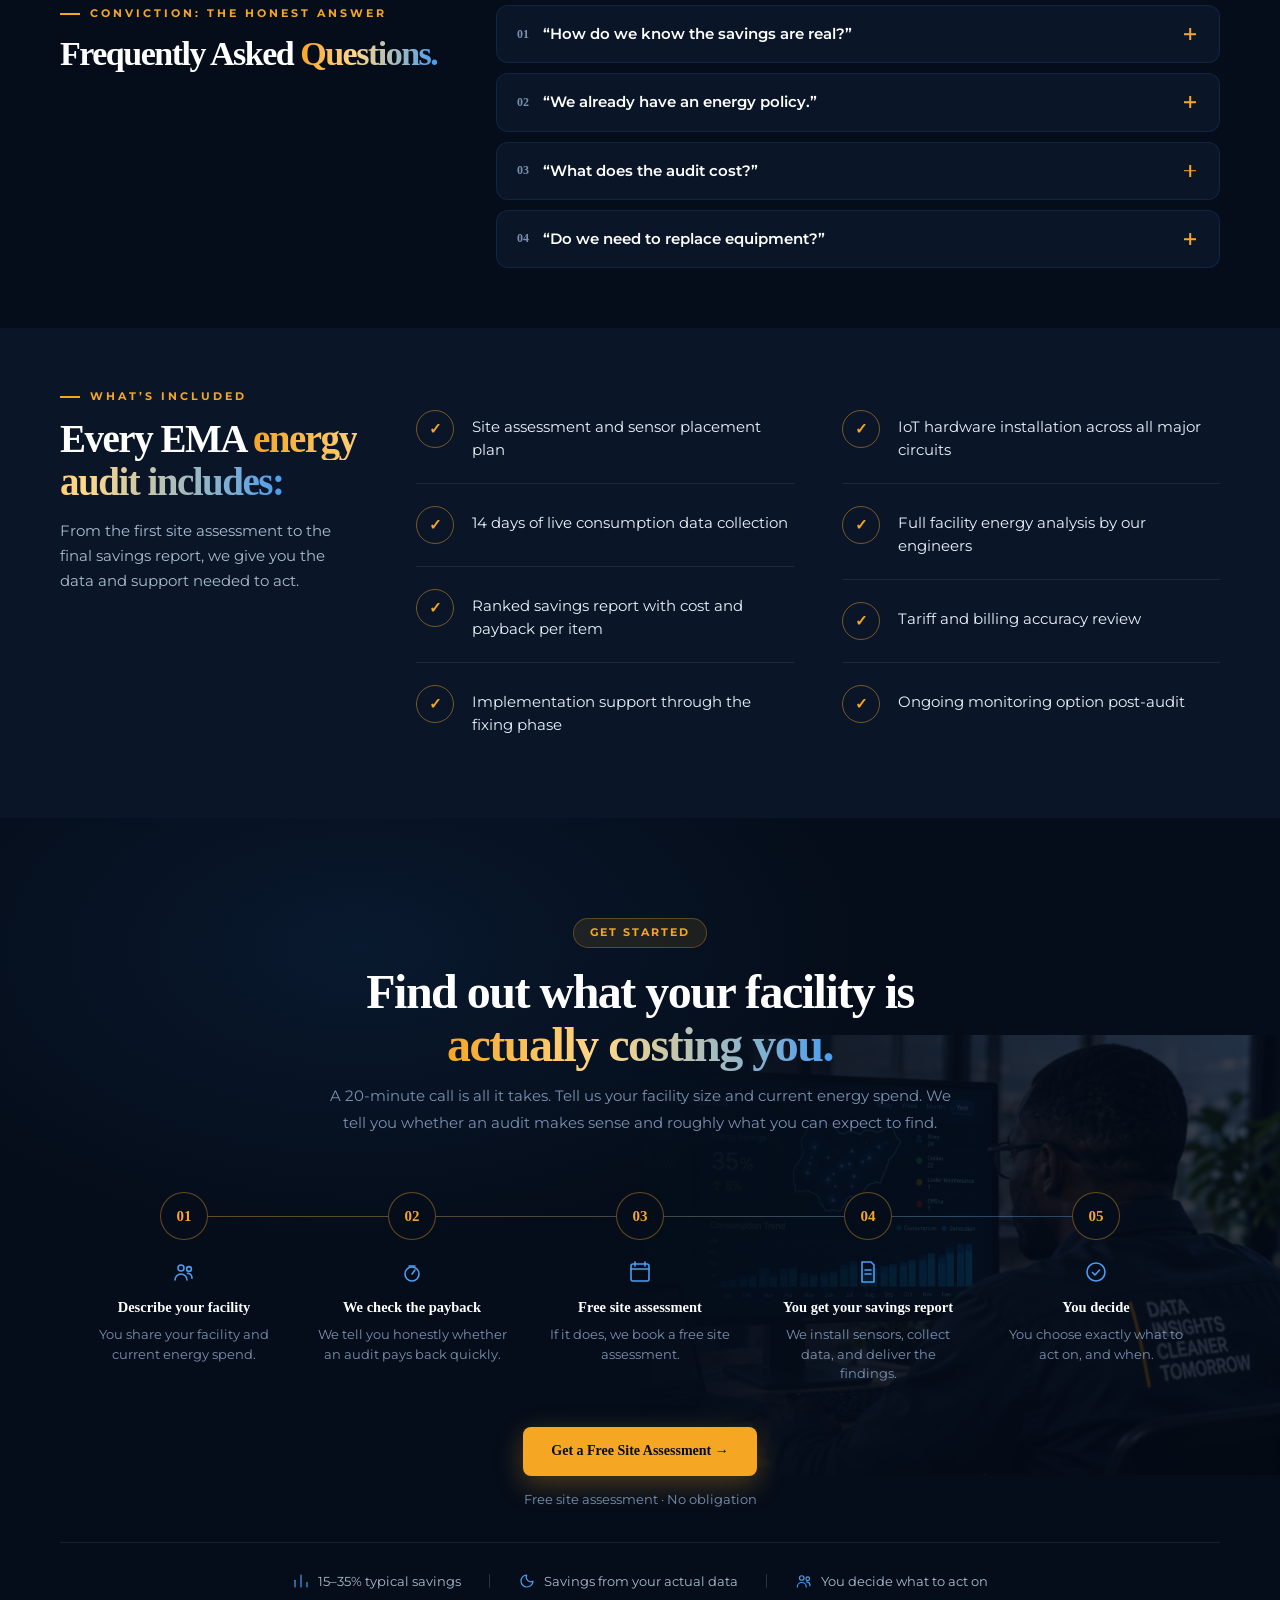
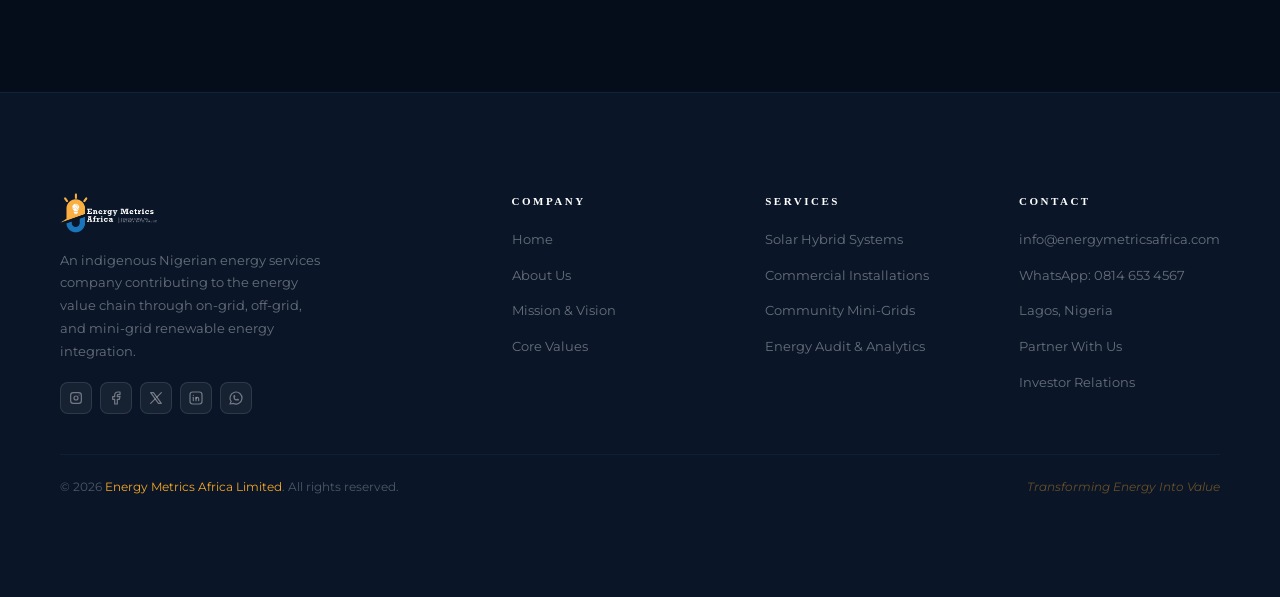
<file: services/energy-audit-analytics/index.html>
<!doctype html>
<html lang="en">
  <head>
    <meta charset="UTF-8" />
    <meta name="viewport" content="width=device-width, initial-scale=1.0" />
    <meta
      name="description"
      content="IoT-based energy audits that show exactly where your money is going: 15 to 35% typical savings, no equipment replacement required, backed by 14 days of real consumption data."
    />
    <meta name="author" content="Energy Metrics Africa Limited" />
    <meta name="robots" content="index, follow" />
    <link
      rel="canonical"
      href="https://energymetricsafrica.com/services/energy-audit-analytics/"
    />
    <meta
      property="og:title"
      content="Energy Audit & Analytics | Energy Metrics Africa"
    />
    <meta
      property="og:description"
      content="Do you know your bill, but have no idea why it's that high? We install IoT sensors, find exactly where your money is going, and cut energy costs by 15 to 35%."
    />
    <meta
      property="og:image"
      content="https://energymetricsafrica.com/assets/logo-white.png"
    />
    <meta
      property="og:url"
      content="https://energymetricsafrica.com/services/energy-audit-analytics/"
    />
    <meta property="og:type" content="website" />
    <meta name="twitter:card" content="summary_large_image" />
    <meta
      name="twitter:title"
      content="Energy Audit & Analytics | Energy Metrics Africa"
    />
    <title>Energy Audit &amp; Analytics | Energy Metrics Africa</title>
    <link rel="icon" href="../../assets/favicon.png" type="image/png" />
    <link rel="preconnect" href="https://fonts.googleapis.com" />
    <link rel="preconnect" href="https://fonts.gstatic.com" crossorigin />
    <link
      href="https://fonts.googleapis.com/css2?family=Montserrat:wght@400;500;600&display=swap"
      rel="stylesheet"
    />
    <link rel="preload" href="../../assets/logo-white.png" as="image" />
    <link rel="stylesheet" href="../../css/variables.css" />
    <link rel="stylesheet" href="../../css/base.css" />
    <link rel="stylesheet" href="../../css/nav.css" />
    <link rel="stylesheet" href="../../css/footer.css" />
    <link rel="stylesheet" href="../../css/service-detail.css" />
  </head>
  <body>
    <a href="#main" class="skip-link">Skip to main content</a>
    <header>
      <nav class="nav" role="navigation" aria-label="Main navigation">
        <a href="/" class="nav__logo"
          ><img
            src="../../assets/logo-white.png"
            alt="Energy Metrics Africa Limited"
            width="160"
            height="44"
        /></a>
        <ul class="nav__links" role="list">
          <li>
            <a href="/" class="nav__link" data-nav="/">Home</a>
          </li>
          <li>
            <a href="/about" class="nav__link" data-nav="/about">About</a>
          </li>
          <li class="nav__item nav__item--dropdown">
            <a href="/services" class="nav__link is-active" data-nav="/services"
              >Services<svg
                class="nav__caret"
                viewBox="0 0 24 24"
                fill="none"
                stroke="currentColor"
                stroke-width="2"
                stroke-linecap="round"
                stroke-linejoin="round"
                aria-hidden="true"
              >
                <path d="m6 9 6 6 6-6" /></svg
            ></a>
            <div class="nav__dropdown">
              <a
                href="/services/off-grid-solar-hybrid-systems/"
                class="nav__dropdown-link"
                >Off-Grid Solar Hybrid Systems</a
              >
              <a
                href="/services/commercial-energy-installations/"
                class="nav__dropdown-link"
                >Commercial Energy Installations</a
              >
              <a
                href="/services/community-mini-grid-development/"
                class="nav__dropdown-link"
                >Community Mini-Grid Development</a
              >
              <a
                href="/services/energy-audit-analytics/"
                class="nav__dropdown-link"
                >Energy Audit &amp; Analytics</a
              >
            </div>
          </li>
          <li>
            <a href="/projects" class="nav__link" data-nav="/projects"
              >Projects</a
            >
          </li>
          <li>
            <a href="/contact" class="nav__link--cta" data-nav="/contact"
              >Get In Touch</a
            >
          </li>
        </ul>
        <button
          class="nav__hamburger"
          id="hamburger"
          aria-expanded="false"
          aria-controls="nav-drawer"
          aria-label="Toggle menu"
        >
          <span></span><span></span><span></span>
        </button>
      </nav>
      <div
        class="nav__drawer"
        id="nav-drawer"
        role="dialog"
        aria-label="Mobile navigation"
      >
        <a href="/" class="nav__drawer-link" data-nav="/">Home</a
        ><a href="/about" class="nav__drawer-link" data-nav="/about">About</a
        ><a
          href="/services"
          class="nav__drawer-link is-active"
          data-nav="/services"
          >Services</a
        ><a
          href="/services/off-grid-solar-hybrid-systems/"
          class="nav__drawer-sublink"
          >Off-Grid Solar Hybrid Systems</a
        ><a
          href="/services/commercial-energy-installations/"
          class="nav__drawer-sublink"
          >Commercial Energy Installations</a
        ><a
          href="/services/community-mini-grid-development/"
          class="nav__drawer-sublink"
          >Community Mini-Grid Development</a
        ><a href="/services/energy-audit-analytics/" class="nav__drawer-sublink"
          >Energy Audit &amp; Analytics</a
        ><a href="/projects" class="nav__drawer-link" data-nav="/projects"
          >Projects</a
        ><a href="/contact" class="nav__drawer-cta" data-nav="/contact"
          >Get In Touch</a
        >
      </div>
    </header>
    <main id="main">
      <!-- 1. HERO -->
      <section class="sd-hero" aria-label="Energy Audit and Analytics">
        <div class="sd-hero__bg" aria-hidden="true"></div>
        <div class="sd-hero__grid-bg" aria-hidden="true"></div>
        <div class="sd-hero__inner">
          <div class="sd-hero__content">
            <div class="eyebrow">Energy Audit &amp; Analytics</div>
            <h1 class="page-hero__title">
              Do you know your bill, but have no idea
              <span class="grad-text">why it&rsquo;s that high?</span>
            </h1>
            <p class="page-hero__sub">
              If your bills keep rising but nothing explains why, we install IoT
              sensors across your facility, find exactly where your money is
              going, and cut energy costs by 15 to 35%, without replacing
              a single piece of equipment.
            </p>
            <div class="btn-group">
              <a href="/energy-audit/" class="btn btn--gold"
                >Get a Free Assessment &rarr;</a
              >
              <a href="/contact" class="btn btn--outline-white"
                >Talk to an Expert</a
              >
            </div>
            <div class="sd-hero__points">
              <div class="sd-hero__point">
                <svg
                  viewBox="0 0 24 24"
                  fill="none"
                  stroke="currentColor"
                  stroke-width="1.6"
                  stroke-linecap="round"
                  stroke-linejoin="round"
                  aria-hidden="true"
                >
                  <path d="M4 20V11" />
                  <path d="M12 20V4" />
                  <path d="M20 20v-6" />
                </svg>
                <span>15&ndash;35% Cost Reduction</span>
              </div>
              <div class="sd-hero__point">
                <svg
                  viewBox="0 0 24 24"
                  fill="none"
                  stroke="currentColor"
                  stroke-width="1.6"
                  stroke-linecap="round"
                  stroke-linejoin="round"
                  aria-hidden="true"
                >
                  <circle cx="12" cy="12" r="9" />
                  <path d="M12 7v5l3 3" />
                </svg>
                <span>14-Day Data Collection</span>
              </div>
              <div class="sd-hero__point">
                <svg
                  viewBox="0 0 24 24"
                  fill="none"
                  stroke="currentColor"
                  stroke-width="1.6"
                  stroke-linecap="round"
                  stroke-linejoin="round"
                  aria-hidden="true"
                >
                  <path d="M9 21c0-4.5 1.5-6 3-9 1.5 3 3 4.5 3 9" />
                  <path d="M12 3c0 3-3 4-3 8" />
                </svg>
                <span>Zero Equipment Replacement</span>
              </div>
            </div>
          </div>
        </div>
        <div class="sd-hero__photo" aria-hidden="true">
          <img
            src="../../assets/Energy Audit &amp; Analytics.png"
            alt=""
            class="sd-hero__img"
            loading="eager"
          />
        </div>
      </section>

      <!-- 2. THE DIAGNOSIS -->
      <section
        class="section section--navy"
        aria-label="Your bill tells you what you spent, not why"
      >
        <div class="container">
          <div class="sd-diagnosis">
            <div class="sd-diagnosis__media reveal">
              <img
                src="../../assets/energy-audit-diagnosis.png"
                alt="An Energy Metrics Africa engineer inspecting an electrical panel while reviewing live load data on a tablet"
                class="sd-diagnosis__img"
                loading="lazy"
              />
            </div>
            <div class="sd-diagnosis__content reveal d2">
              <div class="eyebrow">The Diagnosis</div>
              <h2 class="section-title">
                Your bill tells you what you spent.
                <span class="grad-text">Not why.</span>
              </h2>
              <p class="sd-diagnosis__body">
                Most Nigerian homes and businesses have no idea where their
                energy spend goes. They reduce hours and remind staff to switch
                things off, yet the bill barely moves. That is because the waste
                is not where they are looking.
              </p>
              <div class="sd-diagnosis__divider" aria-hidden="true"></div>
              <h3 class="sd-diagnosis__subhead">
                We put our eyes on every circuit.
              </h3>
              <p class="sd-diagnosis__highlight">
                <span class="grad-text"
                  >Then we tell you exactly what to fix.</span
                >
              </p>
              <p class="sd-diagnosis__support">
                We install IoT sensors across your facility. Within 14 days, we
                have a complete picture of your consumption: by circuit, by
                hour, and by equipment. We identify every source of waste,
                calculate the cost of each one, and give you a ranked action
                list.
              </p>
              <div class="sd-diagnosis__stat">
                <span class="sd-diagnosis__stat-label">Average Saving</span>
                <span class="sd-diagnosis__stat-value">15 to 35%</span>
                <span class="sd-diagnosis__stat-text"
                  >of monthly energy spend, with no core equipment
                  replaced.</span
                >
              </div>
            </div>
          </div>
        </div>
      </section>

      <!-- 3. WHAT WE MEASURE -->
      <section class="section section--navy-2" aria-label="What we measure">
        <div class="container">
          <div class="reveal" style="margin-bottom: 8px">
            <div class="eyebrow">What We Measure</div>
            <h2 class="section-title">
              Six Things We
              <span class="grad-text">Actually Check.</span>
            </h2>
          </div>
          <div class="sd-card-grid sd-card-grid--3">
            <div class="sd-card-item sd-card-item--positive reveal d1">
              <div class="sd-card-item__icon" aria-hidden="true">
                <svg
                  viewBox="0 0 24 24"
                  fill="none"
                  stroke="currentColor"
                  stroke-width="1.6"
                  stroke-linecap="round"
                  stroke-linejoin="round"
                >
                  <circle cx="12" cy="14" r="7" />
                  <path d="M12 14 15 10" />
                  <path d="M9 6h6" />
                </svg>
              </div>
              <h3 class="sd-card-item__title">Equipment-Level Consumption</h3>
              <p class="sd-card-item__text">
                Every major load profiled individually, not estimated.
              </p>
            </div>
            <div class="sd-card-item sd-card-item--positive reveal d2">
              <div class="sd-card-item__icon" aria-hidden="true">
                <svg
                  viewBox="0 0 24 24"
                  fill="none"
                  stroke="currentColor"
                  stroke-width="1.6"
                  stroke-linecap="round"
                  stroke-linejoin="round"
                >
                  <path d="M4 20V14" />
                  <path d="M9 20V9" />
                  <path d="M14 20V4" />
                  <path d="M19 20v-9" />
                </svg>
              </div>
              <h3 class="sd-card-item__title">Peak Demand Patterns</h3>
              <p class="sd-card-item__text">
                The hours and equipment causing your highest tariff charges.
              </p>
            </div>
            <div class="sd-card-item sd-card-item--positive reveal d3">
              <div class="sd-card-item__icon" aria-hidden="true">
                <svg
                  viewBox="0 0 24 24"
                  fill="none"
                  stroke="currentColor"
                  stroke-width="1.6"
                  stroke-linecap="round"
                  stroke-linejoin="round"
                >
                  <path d="M13 2 5 14h5l-1 8 9-12h-5l1-8Z" />
                </svg>
              </div>
              <h3 class="sd-card-item__title">Power Quality</h3>
              <p class="sd-card-item__text">
                Voltage fluctuations, harmonics, and power factor issues costing
                you money silently.
              </p>
            </div>
            <div class="sd-card-item sd-card-item--positive reveal d4">
              <div class="sd-card-item__icon" aria-hidden="true">
                <svg
                  viewBox="0 0 24 24"
                  fill="none"
                  stroke="currentColor"
                  stroke-width="1.6"
                  stroke-linecap="round"
                  stroke-linejoin="round"
                >
                  <path d="M20 12.5A8 8 0 1 1 11.5 4a6.5 6.5 0 0 0 8.5 8.5Z" />
                </svg>
              </div>
              <h3 class="sd-card-item__title">Idle &amp; Standby Waste</h3>
              <p class="sd-card-item__text">
                The equipment drawing load when your facility is closed.
              </p>
            </div>
            <div class="sd-card-item sd-card-item--positive reveal d1">
              <div class="sd-card-item__icon" aria-hidden="true">
                <svg
                  viewBox="0 0 24 24"
                  fill="none"
                  stroke="currentColor"
                  stroke-width="1.6"
                  stroke-linecap="round"
                  stroke-linejoin="round"
                >
                  <path
                    d="M9 3H4v5l9.5 9.5a2 2 0 0 0 2.8 0l3.7-3.7a2 2 0 0 0 0-2.8L11 3Z"
                  />
                  <circle cx="7" cy="7" r="1.4" />
                </svg>
              </div>
              <h3 class="sd-card-item__title">Tariff Optimisation</h3>
              <p class="sd-card-item__text">
                Whether your current tariff band matches your actual usage
                pattern.
              </p>
            </div>
            <div class="sd-card-item sd-card-item--positive reveal d2">
              <div class="sd-card-item__icon" aria-hidden="true">
                <svg
                  viewBox="0 0 24 24"
                  fill="none"
                  stroke="currentColor"
                  stroke-width="1.6"
                  stroke-linecap="round"
                  stroke-linejoin="round"
                >
                  <path d="M6 3h12v18l-3-2-3 2-3-2-3 2Z" />
                  <path d="M9 8h6M9 12h6" />
                </svg>
              </div>
              <h3 class="sd-card-item__title">Billing Accuracy</h3>
              <p class="sd-card-item__text">
                Whether what you are being charged matches what you are actually
                consuming.
              </p>
            </div>
          </div>
        </div>
      </section>

      <!-- 4. HOW IT WORKS -->
      <section class="section section--navy" aria-label="How it works">
        <div class="container">
          <div class="sd-intro-row">
            <div class="reveal">
              <div class="eyebrow">How It Works</div>
              <h2 class="section-title">
                Assessment to
                <span class="grad-text">savings report in 30 days.</span>
              </h2>
            </div>
          </div>
          <div class="sd-diff-grid sd-diff-grid--3">
            <div class="reveal d1 sd-diff-grid-card">
              <div class="sd-diff-item__num">01</div>
              <h3 class="sd-diff-item__title">Site assessment</h3>
              <p class="sd-diff-item__text">
                We map your facility and identify the major loads. It takes one
                day and does not disrupt your operations.
              </p>
            </div>
            <div class="reveal d2 sd-diff-grid-card">
              <div class="sd-diff-item__num">02</div>
              <h3 class="sd-diff-item__title">Sensor installation</h3>
              <p class="sd-diff-item__text">
                We install IoT meters across your panels, circuits and major
                equipment. This usually takes one to two days, and your
                operation continues as normal.
              </p>
            </div>
            <div class="reveal d3 sd-diff-grid-card">
              <div class="sd-diff-item__num">03</div>
              <h3 class="sd-diff-item__title">14 days of data</h3>
              <p class="sd-diff-item__text">
                We collect live consumption data across the facility for 14 days,
                a clear picture of what each circuit is using, when it
                is using it, and where your peak and off-peak consumption sits.
              </p>
            </div>
            <div class="reveal d4 sd-diff-grid-card">
              <div class="sd-diff-item__num">04</div>
              <h3 class="sd-diff-item__title">Analysis</h3>
              <p class="sd-diff-item__text">
                Our engineers go through the data to find where energy is being
                wasted, then put a monthly cost on each issue so you can see
                what those inefficiencies are actually costing you.
              </p>
            </div>
            <div class="reveal d1 sd-diff-grid-card">
              <div class="sd-diff-item__num">05</div>
              <h3 class="sd-diff-item__title">Savings report</h3>
              <p class="sd-diff-item__text">
                A ranked list of the opportunities we found. For each one, what
                it will cost to fix, how much you could save each month, and how
                long it should take to pay for itself. No jargon, just numbers
                you can use.
              </p>
            </div>
            <div class="reveal d2 sd-diff-grid-card">
              <div class="sd-diff-item__num">06</div>
              <h3 class="sd-diff-item__title">Implementation support</h3>
              <p class="sd-diff-item__text">
                We stay involved while the changes are being made. You will know
                exactly what needs to change, what work is required, and what
                the expected result should be.
              </p>
            </div>
          </div>
        </div>
      </section>

      <!-- 5. BY THE NUMBERS -->
      <section class="section section--navy-2" aria-label="By the numbers">
        <div class="container">
          <div class="eyebrow">By The Numbers</div>
          <div class="stats-row sd-stats-row" style="margin-top: 24px">
            <div class="stat-box reveal">
              <span class="stat-val"
                >15&ndash;35<span class="stat-unit">%</span></span
              >
              <p class="stat-label">Typical monthly energy cost reduction</p>
            </div>
            <div class="stat-box reveal d1">
              <span class="stat-val"
                >14<span class="stat-unit"> days</span></span
              >
              <p class="stat-label">Data collection period</p>
            </div>
            <div class="stat-box reveal d2">
              <span class="stat-val"
                >30<span class="stat-unit"> days</span></span
              >
              <p class="stat-label">Assessment to action plan</p>
            </div>
            <div class="stat-box reveal d3">
              <span class="stat-val">0</span>
              <p class="stat-label">
                Equipment replacements required for initial savings
              </p>
            </div>
          </div>
        </div>
      </section>

      <!-- 6. CONVICTION / FAQ -->
      <section
        class="section section--navy"
        aria-label="Frequently asked questions"
      >
        <div class="container">
          <div class="sd-faq-layout">
            <div class="sd-faq-intro reveal">
              <div class="eyebrow">Conviction: The Honest Answer</div>
              <h2 class="section-title">
                Frequently Asked
                <span class="grad-text">Questions.</span>
              </h2>
            </div>
            <div class="faq-accordion reveal d2">
              <div class="faq-item">
                <button
                  class="faq-item__q"
                  aria-expanded="false"
                  aria-controls="faq-a1"
                  id="faq-q1"
                >
                  <span class="faq-item__num">01</span>
                  <span class="faq-item__text"
                    >&ldquo;How do we know the savings are real?&rdquo;</span
                  >
                  <span class="faq-item__icon" aria-hidden="true"></span>
                </button>
                <div
                  class="faq-item__panel"
                  id="faq-a1"
                  role="region"
                  aria-labelledby="faq-q1"
                >
                  <div class="faq-item__panel-inner">
                    <p>
                      We calculate them from your actual consumption data. Not
                      industry benchmarks. Not generic estimates. We use your
                      data, your equipment and your electricity tariff to work
                      out where the money is going and what you could save.
                    </p>
                  </div>
                </div>
              </div>
              <div class="faq-item">
                <button
                  class="faq-item__q"
                  aria-expanded="false"
                  aria-controls="faq-a2"
                  id="faq-q2"
                >
                  <span class="faq-item__num">02</span>
                  <span class="faq-item__text"
                    >&ldquo;We already have an energy policy.&rdquo;</span
                  >
                  <span class="faq-item__icon" aria-hidden="true"></span>
                </button>
                <div
                  class="faq-item__panel"
                  id="faq-a2"
                  role="region"
                  aria-labelledby="faq-q2"
                >
                  <div class="faq-item__panel-inner">
                    <p>
                      That&rsquo;s a good start. But a policy can only go so
                      far. In our experience, policy-level changes typically
                      account for about 5&ndash;10% of the available savings.
                      The other 20&ndash;25% often comes from equipment faults,
                      poor settings and operating behaviour that you will not
                      spot without looking at the actual data.
                    </p>
                  </div>
                </div>
              </div>
              <div class="faq-item">
                <button
                  class="faq-item__q"
                  aria-expanded="false"
                  aria-controls="faq-a3"
                  id="faq-q3"
                >
                  <span class="faq-item__num">03</span>
                  <span class="faq-item__text"
                    >&ldquo;What does the audit cost?&rdquo;</span
                  >
                  <span class="faq-item__icon" aria-hidden="true"></span>
                </button>
                <div
                  class="faq-item__panel"
                  id="faq-a3"
                  role="region"
                  aria-labelledby="faq-q3"
                >
                  <div class="faq-item__panel-inner">
                    <p>
                      It depends on the size of your facility and how much we
                      need to measure. For operations spending more than
                      &#8358;300,000 a month on electricity, the audit cost is
                      typically recovered within the first month of implementing
                      the findings. We will show you the numbers before you
                      proceed.
                    </p>
                  </div>
                </div>
              </div>
              <div class="faq-item">
                <button
                  class="faq-item__q"
                  aria-expanded="false"
                  aria-controls="faq-a4"
                  id="faq-q4"
                >
                  <span class="faq-item__num">04</span>
                  <span class="faq-item__text"
                    >&ldquo;Do we need to replace equipment?&rdquo;</span
                  >
                  <span class="faq-item__icon" aria-hidden="true"></span>
                </button>
                <div
                  class="faq-item__panel"
                  id="faq-a4"
                  role="region"
                  aria-labelledby="faq-q4"
                >
                  <div class="faq-item__panel-inner">
                    <p>
                      Not to find the first round of savings. In the audits we
                      have conducted, the initial savings have come from things
                      like configuration changes, correcting faults and carrying
                      out maintenance. In other words, you may not need to buy
                      new equipment to start saving.
                    </p>
                  </div>
                </div>
              </div>
            </div>
          </div>
        </div>
      </section>

      <!-- 7. EVERY EMA ENERGY AUDIT INCLUDES -->
      <section
        class="section section--navy-2"
        aria-label="Every EMA energy audit includes"
      >
        <div class="container">
          <div class="sd-included">
            <div class="sd-included__intro reveal">
              <div class="eyebrow">What&rsquo;s Included</div>
              <h2 class="section-title">
                Every EMA
                <span class="grad-text">energy audit includes:</span>
              </h2>
              <p class="sd-included__lead">
                From the first site assessment to the final savings report,
                we give you the data and support needed to act.
              </p>
            </div>
            <div class="sd-included__list reveal d2">
              <div class="sd-included__col">
                <div class="sd-included__item">
                  <span class="sd-included__icon" aria-hidden="true"
                    >&#10003;</span
                  >
                  <p>Site assessment and sensor placement plan</p>
                </div>
                <div class="sd-included__item">
                  <span class="sd-included__icon" aria-hidden="true"
                    >&#10003;</span
                  >
                  <p>14 days of live consumption data collection</p>
                </div>
                <div class="sd-included__item">
                  <span class="sd-included__icon" aria-hidden="true"
                    >&#10003;</span
                  >
                  <p>Ranked savings report with cost and payback per item</p>
                </div>
                <div class="sd-included__item">
                  <span class="sd-included__icon" aria-hidden="true"
                    >&#10003;</span
                  >
                  <p>Implementation support through the fixing phase</p>
                </div>
              </div>
              <div class="sd-included__col">
                <div class="sd-included__item">
                  <span class="sd-included__icon" aria-hidden="true"
                    >&#10003;</span
                  >
                  <p>IoT hardware installation across all major circuits</p>
                </div>
                <div class="sd-included__item">
                  <span class="sd-included__icon" aria-hidden="true"
                    >&#10003;</span
                  >
                  <p>Full facility energy analysis by our engineers</p>
                </div>
                <div class="sd-included__item">
                  <span class="sd-included__icon" aria-hidden="true"
                    >&#10003;</span
                  >
                  <p>Tariff and billing accuracy review</p>
                </div>
                <div class="sd-included__item">
                  <span class="sd-included__icon" aria-hidden="true"
                    >&#10003;</span
                  >
                  <p>Ongoing monitoring option post-audit</p>
                </div>
              </div>
            </div>
          </div>
        </div>
      </section>

      <!-- 8. FINAL CTA / ACTION -->
      <section class="mg-cta" aria-label="Call to action">
        <div class="mg-cta__bg" aria-hidden="true">
          <img
            src="../../assets/Energy Audit &amp; Analytics.png"
            alt=""
            class="mg-cta__bg-img"
          />
        </div>
        <div class="container mg-cta__inner">
          <div class="mg-cta__intro reveal">
            <div class="cta-pill">Get Started</div>
            <h2 class="cta-title">
              Find out what your facility is
              <span class="grad-text">actually costing you.</span>
            </h2>
            <p class="cta-sub" style="margin-inline: auto">
              A 20-minute call is all it takes. Tell us your facility size
              and current energy spend. We tell you whether an audit makes
              sense and roughly what you can expect to find.
            </p>
          </div>

          <div class="mg-timeline reveal d2">
            <div class="mg-timeline__line" aria-hidden="true"></div>
            <div class="mg-step">
              <div class="mg-step__num">01</div>
              <div class="mg-step__body">
                <div class="mg-step__icon" aria-hidden="true">
                  <svg
                    viewBox="0 0 24 24"
                    fill="none"
                    stroke="currentColor"
                    stroke-width="1.6"
                    stroke-linecap="round"
                    stroke-linejoin="round"
                  >
                    <circle cx="9" cy="8" r="3" />
                    <path d="M3 20c0-3.3 2.7-6 6-6s6 2.7 6 6" />
                    <circle cx="17" cy="9" r="2.4" />
                    <path d="M15.5 13.2c2.6.3 4.5 2.4 4.5 5" />
                  </svg>
                </div>
                <h3 class="mg-step__title">Describe your facility</h3>
                <p class="mg-step__text">
                  You share your facility and current energy spend.
                </p>
              </div>
            </div>
            <div class="mg-step">
              <div class="mg-step__num">02</div>
              <div class="mg-step__body">
                <div class="mg-step__icon" aria-hidden="true">
                  <svg
                    viewBox="0 0 24 24"
                    fill="none"
                    stroke="currentColor"
                    stroke-width="1.6"
                    stroke-linecap="round"
                    stroke-linejoin="round"
                  >
                    <circle cx="12" cy="14" r="7" />
                    <path d="M12 14 15 10" />
                    <path d="M9 6h6" />
                  </svg>
                </div>
                <h3 class="mg-step__title">We check the payback</h3>
                <p class="mg-step__text">
                  We tell you honestly whether an audit pays back quickly.
                </p>
              </div>
            </div>
            <div class="mg-step">
              <div class="mg-step__num">03</div>
              <div class="mg-step__body">
                <div class="mg-step__icon" aria-hidden="true">
                  <svg
                    viewBox="0 0 24 24"
                    fill="none"
                    stroke="currentColor"
                    stroke-width="1.6"
                    stroke-linecap="round"
                    stroke-linejoin="round"
                  >
                    <rect x="3" y="4" width="18" height="17" rx="2" />
                    <line x1="3" y1="9" x2="21" y2="9" />
                    <line x1="7" y1="2" x2="7" y2="6" />
                    <line x1="17" y1="2" x2="17" y2="6" />
                  </svg>
                </div>
                <h3 class="mg-step__title">Free site assessment</h3>
                <p class="mg-step__text">
                  If it does, we book a free site assessment.
                </p>
              </div>
            </div>
            <div class="mg-step">
              <div class="mg-step__num">04</div>
              <div class="mg-step__body">
                <div class="mg-step__icon" aria-hidden="true">
                  <svg
                    viewBox="0 0 24 24"
                    fill="none"
                    stroke="currentColor"
                    stroke-width="1.6"
                    stroke-linecap="round"
                    stroke-linejoin="round"
                  >
                    <path d="M6 2h9l3 3v17H6z" />
                    <line x1="9" y1="10" x2="15" y2="10" />
                    <line x1="9" y1="14" x2="15" y2="14" />
                  </svg>
                </div>
                <h3 class="mg-step__title">You get your savings report</h3>
                <p class="mg-step__text">
                  We install sensors, collect data, and deliver the findings.
                </p>
              </div>
            </div>
            <div class="mg-step">
              <div class="mg-step__num">05</div>
              <div class="mg-step__body">
                <div class="mg-step__icon" aria-hidden="true">
                  <svg
                    viewBox="0 0 24 24"
                    fill="none"
                    stroke="currentColor"
                    stroke-width="1.6"
                    stroke-linecap="round"
                    stroke-linejoin="round"
                  >
                    <circle cx="12" cy="12" r="9" />
                    <path d="M8.5 12.5 11 15l4.5-5" />
                  </svg>
                </div>
                <h3 class="mg-step__title">You decide</h3>
                <p class="mg-step__text">
                  You choose exactly what to act on, and when.
                </p>
              </div>
            </div>
          </div>

          <div class="mg-cta__action reveal d3">
            <div class="btn-group" style="justify-content: center">
              <a href="/energy-audit/" class="btn btn--gold"
                >Get a Free Site Assessment &rarr;</a
              >
            </div>
            <p class="mg-cta__micro">
              Free site assessment &middot; No obligation
            </p>
          </div>

          <div class="mg-trust reveal d4">
            <div class="mg-trust__item">
              <svg
                viewBox="0 0 24 24"
                fill="none"
                stroke="currentColor"
                stroke-width="1.6"
                stroke-linecap="round"
                stroke-linejoin="round"
                aria-hidden="true"
              >
                <path d="M4 20V11" />
                <path d="M12 20V4" />
                <path d="M20 20v-6" />
              </svg>
              <span>15&ndash;35% typical savings</span>
            </div>
            <span class="mg-trust__divider" aria-hidden="true"></span>
            <div class="mg-trust__item">
              <svg
                viewBox="0 0 24 24"
                fill="none"
                stroke="currentColor"
                stroke-width="1.6"
                stroke-linecap="round"
                stroke-linejoin="round"
                aria-hidden="true"
              >
                <path
                  d="M20 12.5A8 8 0 1 1 11.5 4a6.5 6.5 0 0 0 8.5 8.5Z"
                />
              </svg>
              <span>Savings from your actual data</span>
            </div>
            <span class="mg-trust__divider" aria-hidden="true"></span>
            <div class="mg-trust__item">
              <svg
                viewBox="0 0 24 24"
                fill="none"
                stroke="currentColor"
                stroke-width="1.6"
                stroke-linecap="round"
                stroke-linejoin="round"
                aria-hidden="true"
              >
                <circle cx="9" cy="8" r="3" />
                <path d="M3 20c0-3.3 2.7-6 6-6s6 2.7 6 6" />
                <circle cx="17" cy="9" r="2.4" />
                <path d="M15.5 13.2c2.6.3 4.5 2.4 4.5 5" />
              </svg>
              <span>You decide what to act on</span>
            </div>
          </div>
        </div>
        </div>
      </section>
    </main>
    <footer class="footer" role="contentinfo">
      <div class="container">
        <div class="footer__grid">
          <div>
            <div class="footer__brand-logo">
              <img
                src="../../assets/logo-white.png"
                alt="Energy Metrics Africa"
                width="140"
                height="38"
              />
            </div>
            <p class="footer__brand-desc">
              An indigenous Nigerian energy services company contributing to the
              energy value chain through on-grid, off-grid, and mini-grid
              renewable energy integration.
            </p>
            <div class="footer__socials">
              <a
                href="https://www.instagram.com/energymetrics/"
                class="footer__social"
                aria-label="Instagram"
                target="_blank"
                rel="noopener noreferrer"
                ><svg viewBox="0 0 24 24" fill="none" stroke="currentColor" stroke-width="1.8" stroke-linecap="round" stroke-linejoin="round" aria-hidden="true" focusable="false"><path d="M4 8a4 4 0 0 1 4-4h8a4 4 0 0 1 4 4v8a4 4 0 0 1-4 4H8a4 4 0 0 1-4-4z"/><path d="M9 12a3 3 0 1 0 6 0a3 3 0 0 0-6 0"/><path d="M16.5 7.5v.01"/></svg></a>
              <a
                href="https://www.facebook.com/profile.php?id=61573448944891"
                class="footer__social"
                aria-label="Facebook"
                target="_blank"
                rel="noopener noreferrer"
                ><svg viewBox="0 0 24 24" fill="none" stroke="currentColor" stroke-width="1.8" stroke-linecap="round" stroke-linejoin="round" aria-hidden="true" focusable="false"><path d="M7 10v4h3v7h4v-7h3l1-4h-4V8a1 1 0 0 1 1-1h3V3h-3a5 5 0 0 0-5 5v2H7"/></svg></a>
              <a
                href="https://x.com/emetricsafrica"
                class="footer__social"
                aria-label="Twitter/X"
                target="_blank"
                rel="noopener noreferrer"
                ><svg viewBox="0 0 24 24" fill="none" stroke="currentColor" stroke-width="1.8" stroke-linecap="round" stroke-linejoin="round" aria-hidden="true" focusable="false"><path d="M4 4l11.733 16H20L8.267 4z"/><path d="M4 20l6.768-6.768m2.46-2.46L20 4"/></svg></a>
              <a
                href="https://www.linkedin.com/in/energy-metrics-617b68352/"
                class="footer__social"
                aria-label="LinkedIn"
                target="_blank"
                rel="noopener noreferrer"
                ><svg viewBox="0 0 24 24" fill="none" stroke="currentColor" stroke-width="1.8" stroke-linecap="round" stroke-linejoin="round" aria-hidden="true" focusable="false"><path d="M8 11v5"/><path d="M8 8v.01"/><path d="M12 16v-5"/><path d="M16 16v-3a2 2 0 1 0-4 0"/><path d="M3 7a4 4 0 0 1 4-4h10a4 4 0 0 1 4 4v10a4 4 0 0 1-4 4H7a4 4 0 0 1-4-4z"/></svg></a>
              <a
                href="https://wa.me/2348146534567"
                class="footer__social"
                aria-label="WhatsApp"
                target="_blank"
                rel="noopener noreferrer"
                ><svg viewBox="0 0 24 24" fill="none" stroke="currentColor" stroke-width="1.8" stroke-linecap="round" stroke-linejoin="round" aria-hidden="true" focusable="false"><path d="M3 21l1.65-3.8a9 9 0 1 1 3.4 2.9L3 21"/><path d="M9 10a.5.5 0 0 0 1 0V9a.5.5 0 0 0-1 0v1a5 5 0 0 0 5 5h1a.5.5 0 0 0 0-1h-1a.5.5 0 0 0 0 1"/></svg></a>
            </div>
          </div>
          <div class="footer__col">
            <h5>Company</h5>
            <ul>
              <li><a href="/">Home</a></li>
              <li><a href="/about">About Us</a></li>
              <li><a href="/about#mission">Mission &amp; Vision</a></li>
              <li><a href="/about#values">Core Values</a></li>
            </ul>
          </div>
          <div class="footer__col">
            <h5>Services</h5>
            <ul>
              <li><a href="/services">Solar Hybrid Systems</a></li>
              <li><a href="/services">Commercial Installations</a></li>
              <li><a href="/services">Community Mini-Grids</a></li>
              <li><a href="/services">Energy Audit &amp; Analytics</a></li>
            </ul>
          </div>
          <div class="footer__col">
            <h5>Contact</h5>
            <ul>
              <li>
                <a href="mailto:info@energymetricsafrica.com"
                  >info@energymetricsafrica.com</a
                >
              </li>
              <li>
                <a href="https://wa.me/2348146534567" target="_blank" rel="noopener noreferrer"
                  >WhatsApp: 0814 653 4567</a
                >
              </li>
              <li><a href="/contact">Lagos, Nigeria</a></li>
              <li><a href="/contact">Partner With Us</a></li>
              <li><a href="/contact">Investor Relations</a></li>
            </ul>
          </div>
        </div>
        <div class="footer__bottom">
          <p>
            &copy; 2026 <span>Energy Metrics Africa Limited</span>. All rights
            reserved.
          </p>
          <p class="footer__tagline">Transforming Energy Into Value</p>
        </div>
      </div>
    </footer>
    <script src="../../js/main.js" defer></script>
  </body>
</html>
</file>
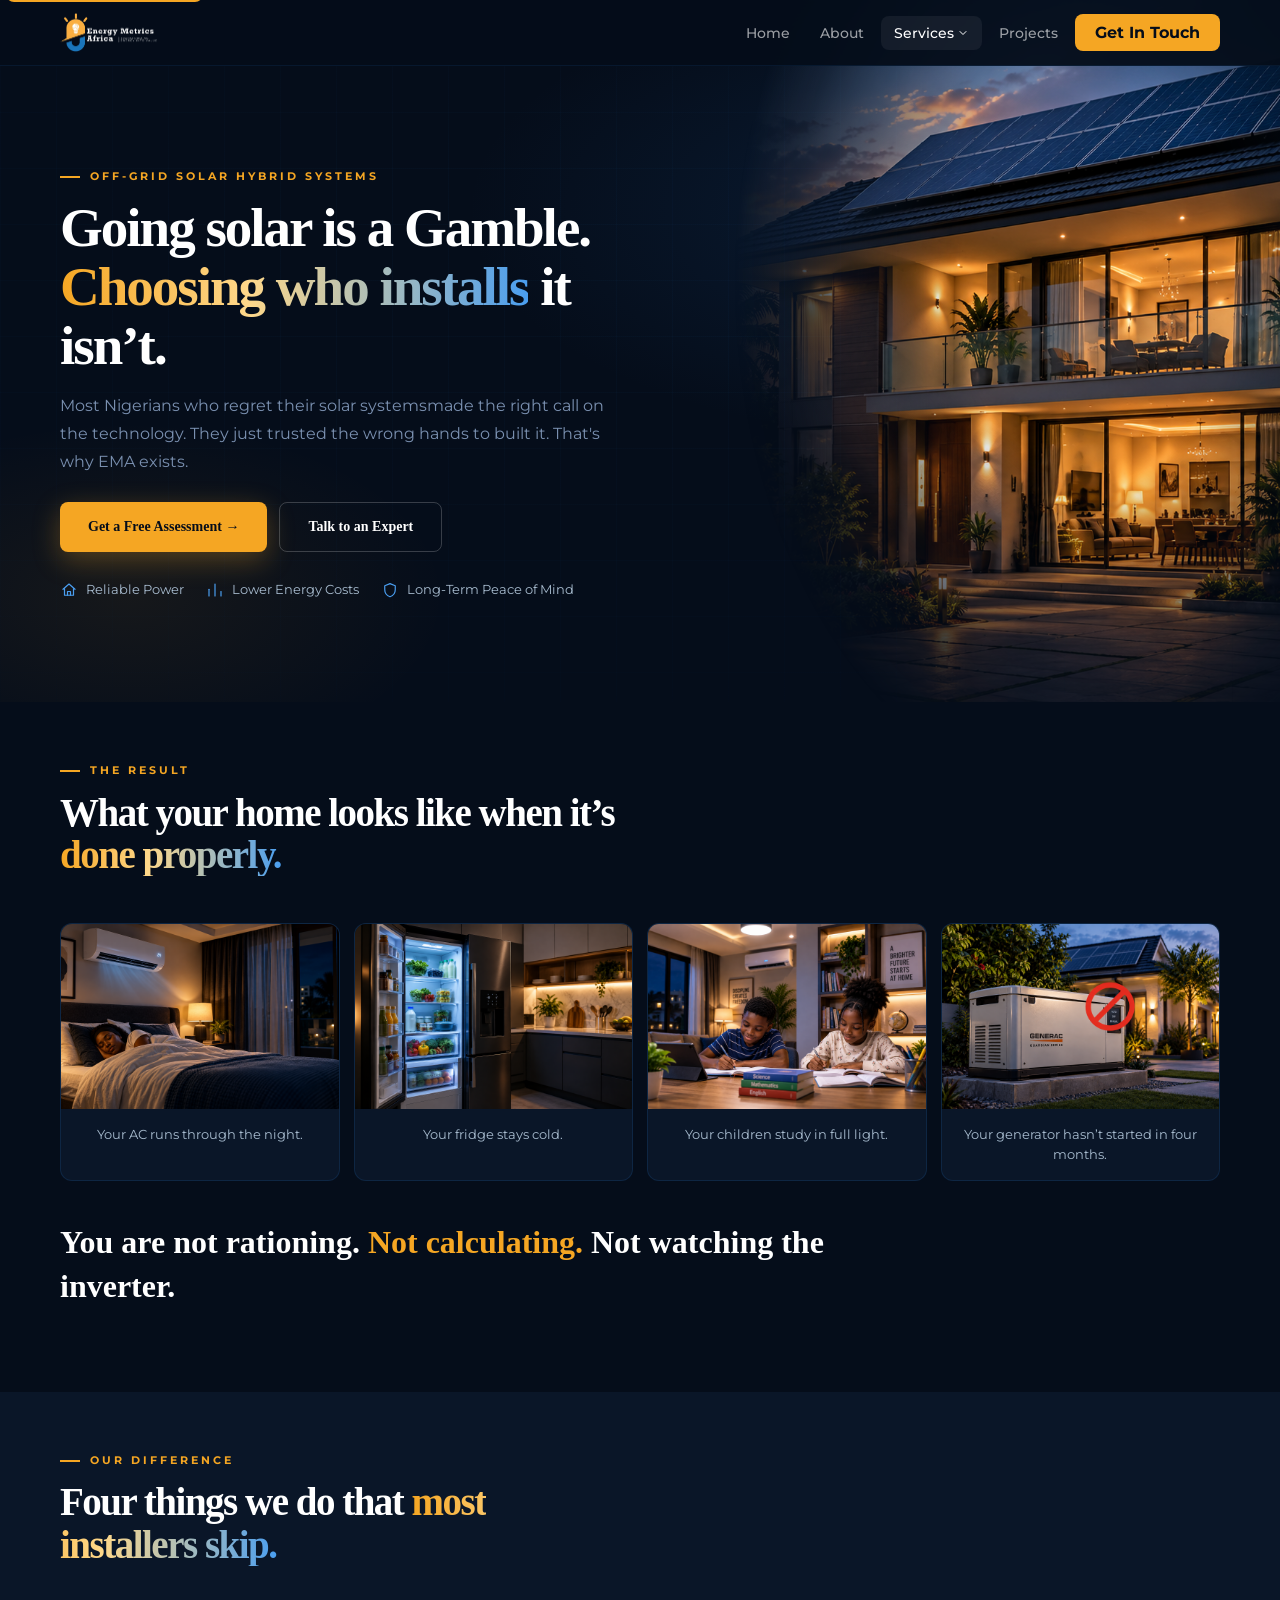
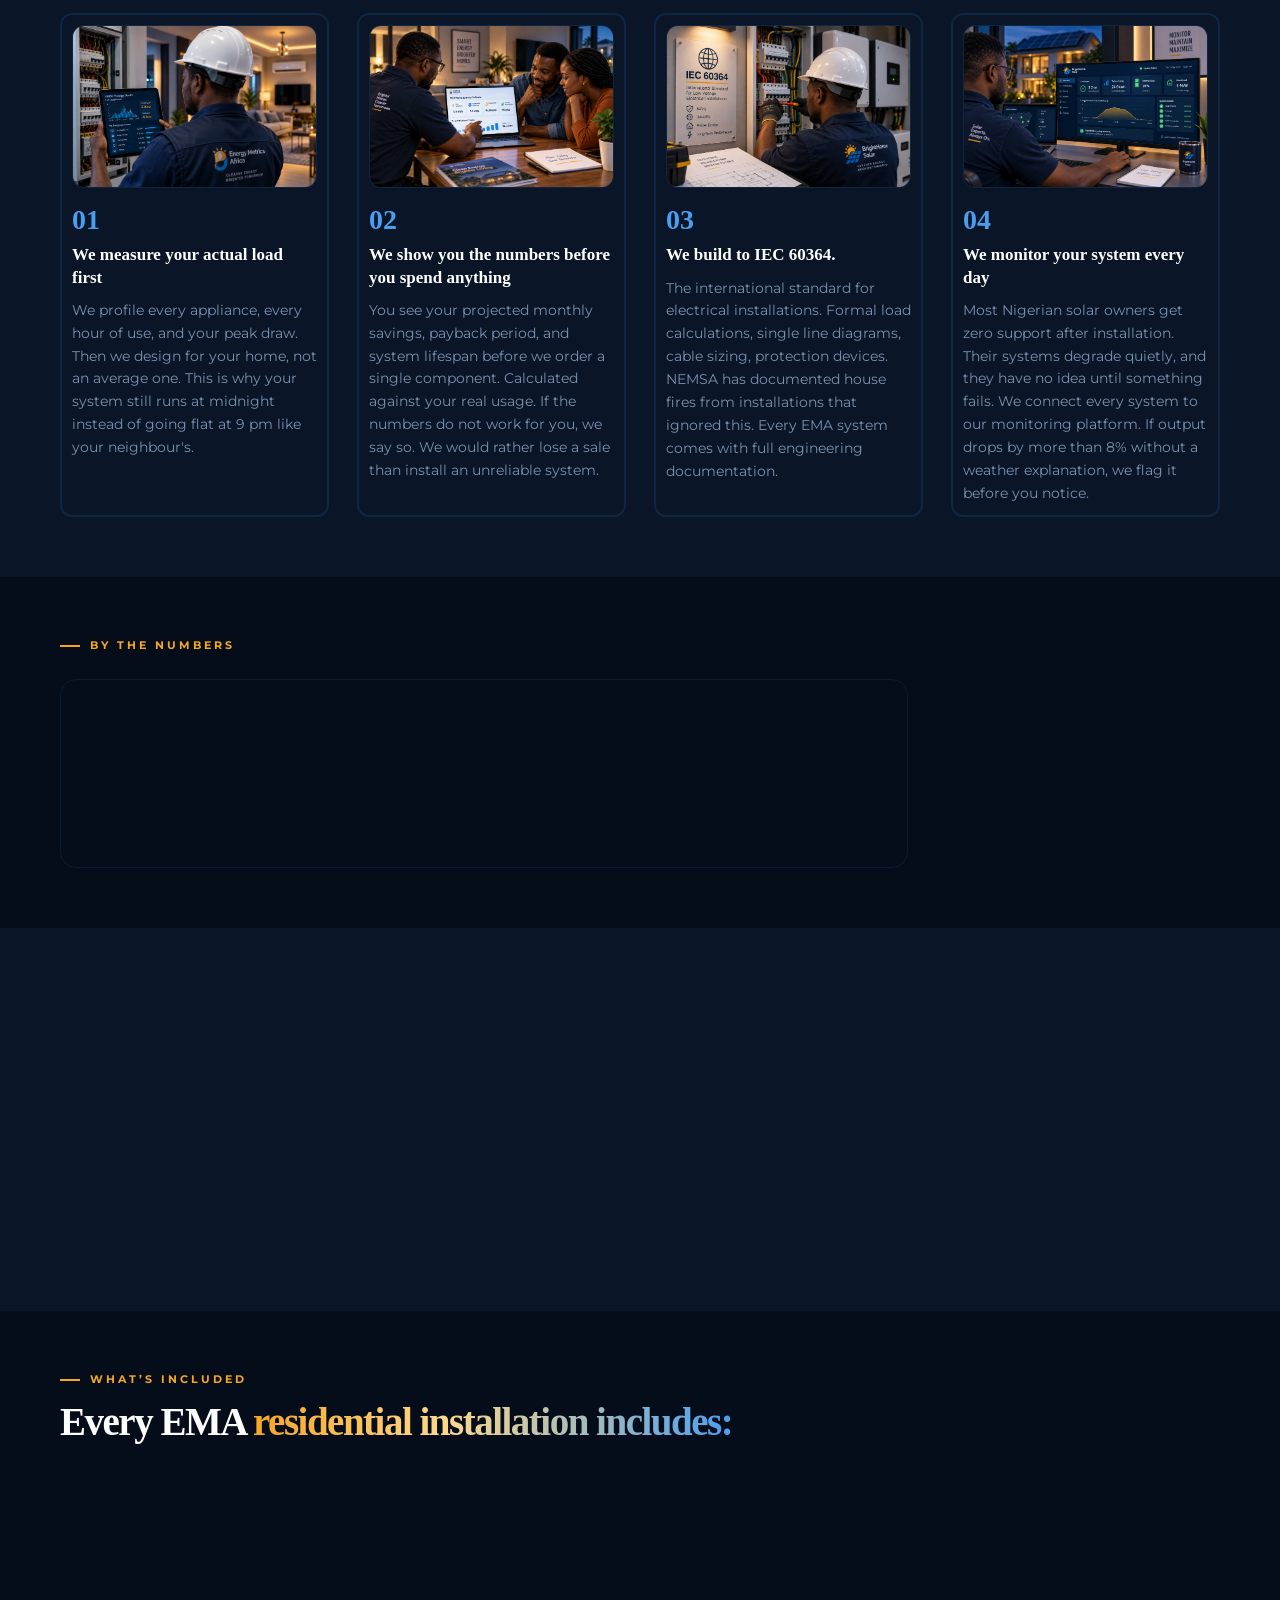
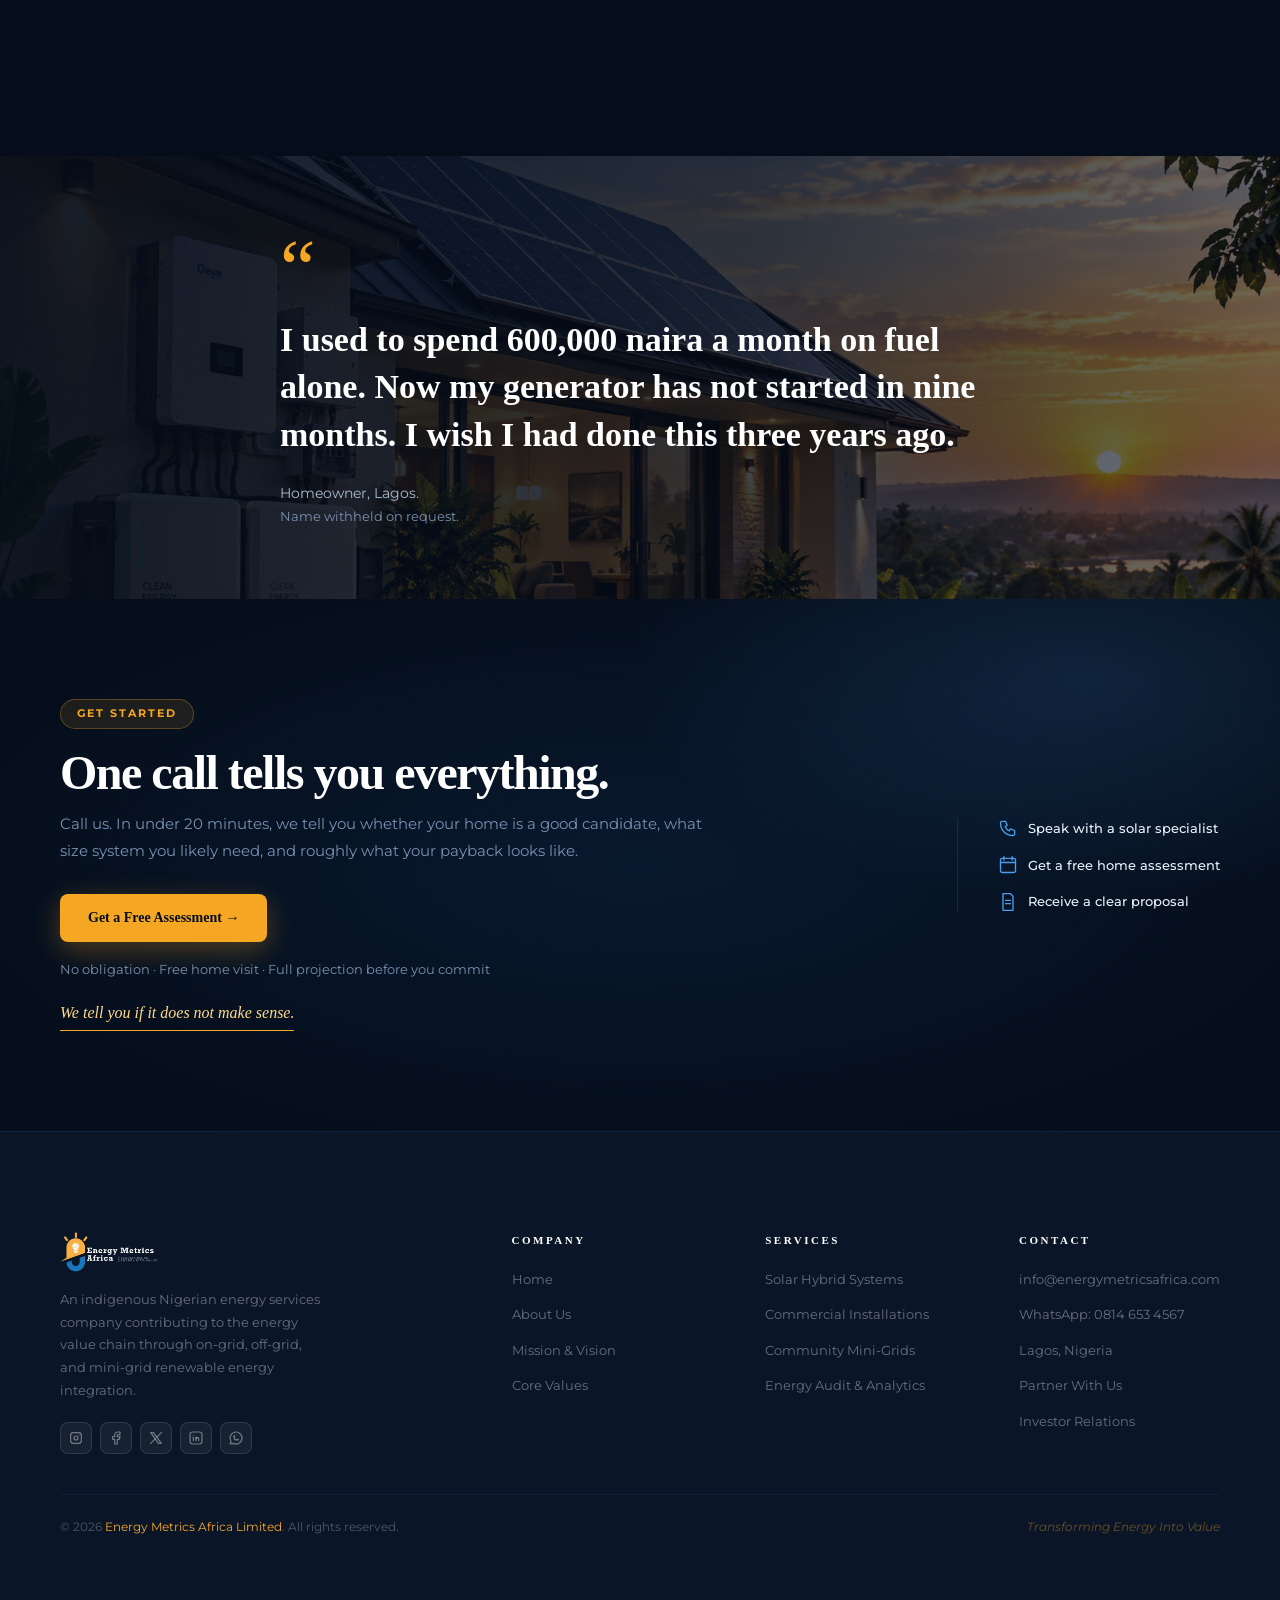
<file: services/off-grid-solar-hybrid-systems/index.html>
<!doctype html>
<html lang="en">
  <head>
    <meta charset="UTF-8" />
    <meta name="viewport" content="width=device-width, initial-scale=1.0" />
    <meta
      name="description"
      content="Off-grid solar hybrid systems for Nigerian homes: engineered to your real load, built on LiFePO4 batteries, backed by daily monitoring and IEC 60364 compliant installation."
    />
    <meta name="author" content="Energy Metrics Africa Limited" />
    <meta name="robots" content="index, follow" />
    <link
      rel="canonical"
      href="https://energymetricsafrica.com/services/off-grid-solar-hybrid-systems/"
    />
    <meta
      property="og:title"
      content="Off-Grid Solar Hybrid Systems | Energy Metrics Africa"
    />
    <meta
      property="og:description"
      content="Most Nigerians who regret their solar made the right call on the technology. But they made the wrong call on who built it. That's why EMA exists."
    />
    <meta
      property="og:image"
      content="https://energymetricsafrica.com/assets/logo-white.png"
    />
    <meta
      property="og:url"
      content="https://energymetricsafrica.com/services/off-grid-solar-hybrid-systems/"
    />
    <meta property="og:type" content="website" />
    <meta name="twitter:card" content="summary_large_image" />
    <meta
      name="twitter:title"
      content="Off-Grid Solar Hybrid Systems | Energy Metrics Africa"
    />
    <title>Off-Grid Solar Hybrid Systems | Energy Metrics Africa</title>
    <link rel="icon" href="../../assets/favicon.png" type="image/png" />
    <link rel="preconnect" href="https://fonts.googleapis.com" />
    <link rel="preconnect" href="https://fonts.gstatic.com" crossorigin />
    <link
      href="https://fonts.googleapis.com/css2?family=Montserrat:wght@400;500;600&display=swap"
      rel="stylesheet"
    />
    <link rel="preload" href="../../assets/logo-white.png" as="image" />
    <link rel="stylesheet" href="../../css/variables.css" />
    <link rel="stylesheet" href="../../css/base.css" />
    <link rel="stylesheet" href="../../css/nav.css" />
    <link rel="stylesheet" href="../../css/footer.css" />
    <link rel="stylesheet" href="../../css/service-detail.css" />
  </head>
  <body>
    <a href="#main" class="skip-link">Skip to main content</a>
    <header>
      <nav class="nav" role="navigation" aria-label="Main navigation">
        <a href="/" class="nav__logo"
          ><img
            src="../../assets/logo-white.png"
            alt="Energy Metrics Africa Limited"
            width="160"
            height="44"
        /></a>
        <ul class="nav__links" role="list">
          <li>
            <a href="/" class="nav__link" data-nav="/">Home</a>
          </li>
          <li>
            <a href="/about" class="nav__link" data-nav="/about">About</a>
          </li>
          <li class="nav__item nav__item--dropdown">
            <a href="/services" class="nav__link is-active" data-nav="/services"
              >Services<svg
                class="nav__caret"
                viewBox="0 0 24 24"
                fill="none"
                stroke="currentColor"
                stroke-width="2"
                stroke-linecap="round"
                stroke-linejoin="round"
                aria-hidden="true"
              >
                <path d="m6 9 6 6 6-6" /></svg
            ></a>
            <div class="nav__dropdown">
              <a
                href="/services/off-grid-solar-hybrid-systems/"
                class="nav__dropdown-link"
                >Off-Grid Solar Hybrid Systems</a
              >
              <a
                href="/services/commercial-energy-installations/"
                class="nav__dropdown-link"
                >Commercial Energy Installations</a
              >
              <a
                href="/services/community-mini-grid-development/"
                class="nav__dropdown-link"
                >Community Mini-Grid Development</a
              >
              <a
                href="/services/energy-audit-analytics/"
                class="nav__dropdown-link"
                >Energy Audit &amp; Analytics</a
              >
            </div>
          </li>
          <li>
            <a href="/projects" class="nav__link" data-nav="/projects"
              >Projects</a
            >
          </li>
          <li>
            <a href="/contact" class="nav__link--cta" data-nav="/contact"
              >Get In Touch</a
            >
          </li>
        </ul>
        <button
          class="nav__hamburger"
          id="hamburger"
          aria-expanded="false"
          aria-controls="nav-drawer"
          aria-label="Toggle menu"
        >
          <span></span><span></span><span></span>
        </button>
      </nav>
      <div
        class="nav__drawer"
        id="nav-drawer"
        role="dialog"
        aria-label="Mobile navigation"
      >
        <a href="/" class="nav__drawer-link" data-nav="/">Home</a
        ><a href="/about" class="nav__drawer-link" data-nav="/about">About</a
        ><a
          href="/services"
          class="nav__drawer-link is-active"
          data-nav="/services"
          >Services</a
        ><a
          href="/services/off-grid-solar-hybrid-systems/"
          class="nav__drawer-sublink"
          >Off-Grid Solar Hybrid Systems</a
        ><a
          href="/services/commercial-energy-installations/"
          class="nav__drawer-sublink"
          >Commercial Energy Installations</a
        ><a
          href="/services/community-mini-grid-development/"
          class="nav__drawer-sublink"
          >Community Mini-Grid Development</a
        ><a href="/services/energy-audit-analytics/" class="nav__drawer-sublink"
          >Energy Audit &amp; Analytics</a
        ><a href="/projects" class="nav__drawer-link" data-nav="/projects"
          >Projects</a
        ><a href="/contact" class="nav__drawer-cta" data-nav="/contact"
          >Get In Touch</a
        >
      </div>
    </header>
    <main id="main">
      <!-- 1. HERO -->
      <section class="sd-hero" aria-label="Off-Grid Solar Hybrid Systems">
        <div class="sd-hero__bg" aria-hidden="true"></div>
        <div class="sd-hero__grid-bg" aria-hidden="true"></div>
        <div class="sd-hero__inner">
          <div class="sd-hero__content">
            <div class="eyebrow">Off-Grid Solar Hybrid Systems</div>
            <h1 class="page-hero__title">
              Going solar is a Gamble.
              <span class="grad-text">Choosing who installs</span> it
              isn&rsquo;t.
            </h1>
            <p class="page-hero__sub">
              Most Nigerians who regret their solar systemsmade the right call
              on the technology. They just trusted the wrong hands to built it.
              That's why EMA exists.
            </p>
            <div class="btn-group">
              <a href="/energy-audit/" class="btn btn--gold"
                >Get a Free Assessment &rarr;</a
              >
              <a href="/contact" class="btn btn--outline-white"
                >Talk to an Expert</a
              >
            </div>
            <div class="sd-hero__points">
              <div class="sd-hero__point">
                <svg
                  viewBox="0 0 24 24"
                  fill="none"
                  stroke="currentColor"
                  stroke-width="1.6"
                  stroke-linecap="round"
                  stroke-linejoin="round"
                  aria-hidden="true"
                >
                  <path d="M4 11 12 4l8 7" />
                  <path d="M6 10v9h12v-9" />
                  <path d="M10 19v-5h4v5" />
                </svg>
                <span>Reliable Power</span>
              </div>
              <div class="sd-hero__point">
                <svg
                  viewBox="0 0 24 24"
                  fill="none"
                  stroke="currentColor"
                  stroke-width="1.6"
                  stroke-linecap="round"
                  stroke-linejoin="round"
                  aria-hidden="true"
                >
                  <path d="M4 20V11" />
                  <path d="M12 20V4" />
                  <path d="M20 20v-6" />
                </svg>
                <span>Lower Energy Costs</span>
              </div>
              <div class="sd-hero__point">
                <svg
                  viewBox="0 0 24 24"
                  fill="none"
                  stroke="currentColor"
                  stroke-width="1.6"
                  stroke-linecap="round"
                  stroke-linejoin="round"
                  aria-hidden="true"
                >
                  <path
                    d="M12 3.5 5 6.3v5.4c0 5 3.1 8 7 9.3 3.9-1.3 7-4.3 7-9.3V6.3L12 3.5z"
                  />
                </svg>
                <span>Long-Term Peace of Mind</span>
              </div>
            </div>
          </div>
        </div>
        <div class="sd-hero__photo" aria-hidden="true">
          <img
            src="../../assets/Off-Grid Solar Hybrid Systems hero.png"
            alt=""
            class="sd-hero__img"
            loading="eager"
          />
        </div>
      </section>

      <!-- 2. OUTCOME SECTION -->
      <section
        class="section section--navy"
        aria-label="What your home looks like when it's done properly"
      >
        <div class="container">
          <div class="sd-intro-row">
            <div class="reveal">
              <div class="eyebrow">The Result</div>
              <h2 class="section-title">
                What your home looks like when it&rsquo;s
                <span class="grad-text">done properly.</span>
              </h2>
            </div>
            <div class="reveal d2">
              <!-- <p class="section-sub">
                Your AC runs through the night. Your fridge stays cold. Your
                children study in full light. Your generator hasn&rsquo;t
                started in four months.
              </p> -->
            </div>
          </div>
          <div class="sd-outcome-grid">
            <div class="sd-outcome-item reveal d1">
              <div class="sd-outcome-item__media">
                <img
                  src="../../assets/Your AC runs through the night.png"
                  alt=""
                  loading="lazy"
                />
              </div>
              <p>Your AC runs through the night.</p>
            </div>
            <div class="sd-outcome-item reveal d2">
              <div class="sd-outcome-item__media">
                <img
                  src="../../assets/Your fridge stays cold.png"
                  alt=""
                  loading="lazy"
                />
              </div>
              <p>Your fridge stays cold.</p>
            </div>
            <div class="sd-outcome-item reveal d3">
              <div class="sd-outcome-item__media">
                <img
                  src="../../assets/Your children study in full light..png"
                  alt=""
                  loading="lazy"
                />
              </div>
              <p>Your children study in full light.</p>
            </div>
            <div class="sd-outcome-item reveal d4">
              <div class="sd-outcome-item__media">
                <img
                  src="../../assets/Your generator has not started.png"
                  alt=""
                  loading="lazy"
                />
              </div>
              <p>Your generator hasn&rsquo;t started in four months.</p>
            </div>
          </div>
          <p class="sd-statement reveal">
            You are not rationing.
            <span class="sd-statement__accent">Not calculating.</span> Not
            watching the inverter.
          </p>
        </div>
      </section>

      <!-- 3. FOUR DIFFERENTIATORS -->
      <section
        class="section section--navy-2"
        aria-label="Four things we do that most installers skip"
      >
        <div class="container">
          <div class="sd-intro-row">
            <div class="reveal">
              <div class="eyebrow">Our Difference</div>
              <h2 class="section-title">
                Four things we do that
                <span class="grad-text">most installers skip.</span>
              </h2>
            </div>
          </div>
          <div class="sd-diff-grid">
            <div class="reveal d1 sd-diff-grid-card">
              <div class="sd-diff-item__media">
                <img
                  src="../../assets/We measure the actual load.png"
                  alt=""
                  loading="lazy"
                />
              </div>
              <div class="sd-diff-item__num">01</div>
              <h3 class="sd-diff-item__title">
                We measure your actual load first
              </h3>
              <p class="sd-diff-item__text">
                We profile every appliance, every hour of use, and your peak
                draw. Then we design for your home, not an average one. This is
                why your system still runs at midnight instead of going flat at
                9 pm like your neighbour's.
              </p>
            </div>
            <div class="reveal d2 sd-diff-grid-card">
              <div class="sd-diff-item__media">
                <img
                  src="../../assets/We show you the numbers.png"
                  alt=""
                  loading="lazy"
                />
              </div>
              <div class="sd-diff-item__num">02</div>
              <h3 class="sd-diff-item__title">
                We show you the numbers before you spend anything
              </h3>
              <p class="sd-diff-item__text">
                You see your projected monthly savings, payback period, and
                system lifespan before we order a single component. Calculated
                against your real usage. If the numbers do not work for you, we
                say so. We would rather lose a sale than install an unreliable
                system.
              </p>
            </div>
            <div class="reveal d3 sd-diff-grid-card">
              <div class="sd-diff-item__media">
                <img
                  src="../../assets/We build to IEC 60364.png"
                  alt=""
                  loading="lazy"
                />
              </div>
              <div class="sd-diff-item__num">03</div>
              <h3 class="sd-diff-item__title">We build to IEC 60364.</h3>
              <p class="sd-diff-item__text">
                The international standard for electrical installations. Formal
                load calculations, single line diagrams, cable sizing,
                protection devices. NEMSA has documented house fires from
                installations that ignored this. Every EMA system comes with
                full engineering documentation.
              </p>
            </div>
            <div class="reveal d4 sd-diff-grid-card">
              <div class="sd-diff-item__media">
                <img
                  src="../../assets/We monitor your system every day.png"
                  alt=""
                  loading="lazy"
                />
              </div>
              <div class="sd-diff-item__num">04</div>
              <h3 class="sd-diff-item__title">
                We monitor your system every day
              </h3>
              <p class="sd-diff-item__text">
                Most Nigerian solar owners get zero support after installation.
                Their systems degrade quietly, and they have no idea until
                something fails. We connect every system to our monitoring
                platform. If output drops by more than 8% without a weather
                explanation, we flag it before you notice.
              </p>
            </div>
          </div>
        </div>
      </section>

      <!-- 4. BY THE NUMBERS -->
      <section class="section section--navy" aria-label="By the numbers">
        <div class="container">
          <div class="eyebrow">By The Numbers</div>
          <div class="sd-stats-layout">
            <div class="stats-row sd-stats-row">
              <div class="stat-box reveal">
                <span class="stat-val"
                  >15&ndash;35<span class="stat-unit">%</span></span
                >
                <p class="stat-label">Monthly energy cost reduction</p>
              </div>
              <div class="stat-box reveal d1">
                <span class="stat-val"
                  >24&ndash;36<span class="stat-unit"> mo</span></span
                >
                <p class="stat-label">Typical payback period</p>
              </div>
              <div class="stat-box reveal d2">
                <span class="stat-val"
                  >10&ndash;15<span class="stat-unit"> yrs</span></span
                >
                <p class="stat-label">Battery lifespan, LiFePO4 only</p>
              </div>
              <div class="stat-box reveal d3">
                <span class="stat-val">4,000&ndash;6,000</span>
                <p class="stat-label">Charge cycles per battery</p>
              </div>
            </div>
            <div class="sd-callout reveal">
              <div class="sd-callout__icon">
                <svg
                  viewBox="0 0 24 24"
                  fill="none"
                  stroke="currentColor"
                  stroke-width="1.6"
                  stroke-linecap="round"
                  stroke-linejoin="round"
                  aria-hidden="true"
                >
                  <circle cx="9" cy="8" r="3" />
                  <path d="M3 20c0-3.3 2.7-6 6-6s6 2.7 6 6" />
                  <circle cx="17" cy="9" r="2.4" />
                  <path d="M15.5 13.2c2.6.3 4.5 2.4 4.5 5" />
                </svg>
              </div>
              <p class="sd-callout__text">
                Only a few Nigerian solar owners get post-installation support.
              </p>
              <p class="sd-callout__highlight">
                Every EMA system includes it by default.
              </p>
            </div>
          </div>
        </div>
      </section>

      <!-- 5. BUYER FAQ -->
      <section class="section section--navy-2" aria-label="Buyer FAQ">
        <div class="container">
          <div class="sd-faq-layout">
            <div class="sd-faq-intro reveal">
              <div class="eyebrow">FAQs</div>
              <h2 class="section-title">
                The questions serious buyers
                <span class="grad-text">have asked us.</span>
              </h2>
            </div>
            <div class="faq-accordion reveal d2">
              <div class="faq-item">
                <button
                  class="faq-item__q"
                  aria-expanded="false"
                  aria-controls="faq-a1"
                  id="faq-q1"
                >
                  <span class="faq-item__num">01</span>
                  <span class="faq-item__text"
                    >&ldquo;I know someone whose system failed in two
                    years.&rdquo;</span
                  >
                  <span class="faq-item__icon" aria-hidden="true"></span>
                </button>
                <div
                  class="faq-item__panel"
                  id="faq-a1"
                  role="region"
                  aria-labelledby="faq-q1"
                >
                  <div class="faq-item__panel-inner">
                    <p>
                      In most cases, the battery is the problem. The wrong
                      battery chemistry can degrade quickly in Nigeria&rsquo;s
                      heat. That&rsquo;s why we use LiFePO4 batteries
                      exclusively. They are rated for 4,000 to 6,000 full charge
                      cycles. At one full cycle a day, that works out to roughly
                      11 to 16 years of use.
                    </p>
                  </div>
                </div>
              </div>
              <div class="faq-item">
                <button
                  class="faq-item__q"
                  aria-expanded="false"
                  aria-controls="faq-a2"
                  id="faq-q2"
                >
                  <span class="faq-item__num">02</span>
                  <span class="faq-item__text"
                    >&ldquo;What happens after installation?&rdquo;</span
                  >
                  <span class="faq-item__icon" aria-hidden="true"></span>
                </button>
                <div
                  class="faq-item__panel"
                  id="faq-a2"
                  role="region"
                  aria-labelledby="faq-q2"
                >
                  <div class="faq-item__panel-inner">
                    <p>
                      We don&rsquo;t just install the system and leave. Every
                      system is monitored from day one. When we hand it over,
                      you get access to the monitoring app, and our team keeps
                      an eye on its performance with you. If something changes,
                      we know about it early.
                    </p>
                  </div>
                </div>
              </div>
              <div class="faq-item">
                <button
                  class="faq-item__q"
                  aria-expanded="false"
                  aria-controls="faq-a3"
                  id="faq-q3"
                >
                  <span class="faq-item__num">03</span>
                  <span class="faq-item__text"
                    >&ldquo;How much does it cost?&rdquo;</span
                  >
                  <span class="faq-item__icon" aria-hidden="true"></span>
                </button>
                <div
                  class="faq-item__panel"
                  id="faq-a3"
                  role="region"
                  aria-labelledby="faq-q3"
                >
                  <div class="faq-item__panel-inner">
                    <p>
                      There is no one-size-fits-all price because every home has
                      different energy needs. If you currently spend between
                      &#8358;80,000 and &#8358;150,000 a month on fuel and
                      electricity, a properly sized system can typically pay for
                      itself within 24 to 36 months. After that, you can
                      significantly reduce your electricity and fuel costs for
                      years to come. Before you commit, we run the numbers for
                      your home so you know exactly what you&rsquo;re getting
                      and what the potential savings look like.
                    </p>
                  </div>
                </div>
              </div>
              <div class="faq-item">
                <button
                  class="faq-item__q"
                  aria-expanded="false"
                  aria-controls="faq-a4"
                  id="faq-q4"
                >
                  <span class="faq-item__num">04</span>
                  <span class="faq-item__text"
                    >&ldquo;How do I know it will be sized
                    correctly?&rdquo;</span
                  >
                  <span class="faq-item__icon" aria-hidden="true"></span>
                </button>
                <div
                  class="faq-item__panel"
                  id="faq-a4"
                  role="region"
                  aria-labelledby="faq-q4"
                >
                  <div class="faq-item__panel-inner">
                    <p>
                      Because you see the numbers before we start. We show you
                      the exact energy demand we&rsquo;re designing for, the
                      battery capacity required, and why each figure matters.
                      Nothing is based on guesswork.
                    </p>
                  </div>
                </div>
              </div>
            </div>
          </div>
        </div>
      </section>

      <!-- 6. EVERY EMA RESIDENTIAL INSTALLATION INCLUDES -->
      <section
        class="section section--navy"
        aria-label="Every EMA residential installation includes"
      >
        <div class="container">
          <div class="eyebrow">What&rsquo;s Included</div>
          <h2 class="section-title">
            Every EMA
            <span class="grad-text">residential installation includes:</span>
          </h2>
          <div class="sd-checklist-grid">
            <div class="sd-checklist-col sd-checklist-col--before reveal">
              <h3 class="sd-checklist-col__title">Before Installation</h3>
              <ul class="sd-checklist">
                <li>
                  <span class="sd-check" aria-hidden="true">&#10003;</span>Load
                  audit before any design work
                </li>
                <li>
                  <span class="sd-check" aria-hidden="true">&#10003;</span
                  >LiFePO4 batteries, 10 to 15-year lifespan, no
                  substitutions
                </li>
                <li>
                  <span class="sd-check" aria-hidden="true">&#10003;</span>Full
                  savings and payback projection before you sign
                </li>
                <li>
                  <span class="sd-check" aria-hidden="true">&#10003;</span>IEC
                  60364 compliant installation
                </li>
              </ul>
            </div>
            <div class="sd-checklist-col sd-checklist-col--after reveal d2">
              <h3 class="sd-checklist-col__title">After Installation</h3>
              <ul class="sd-checklist">
                <li>
                  <span class="sd-check" aria-hidden="true">&#10003;</span
                  >Engineering documentation at handover
                </li>
                <li>
                  <span class="sd-check" aria-hidden="true">&#10003;</span>Live
                  IoT monitoring from day one
                </li>
                <li>
                  <span class="sd-check" aria-hidden="true">&#10003;</span
                  >Real-time fault alerts to your phone
                </li>
                <li>
                  <span class="sd-check" aria-hidden="true">&#10003;</span
                  >Qualified engineers on every job, not subcontractors
                </li>
              </ul>
            </div>
          </div>
        </div>
      </section>

      <!-- 7. TESTIMONIAL -->
      <section class="sd-testimonial" aria-label="Customer testimonial">
        <div class="sd-testimonial__bg" aria-hidden="true"></div>
        <div class="sd-testimonial__inner reveal">
          <span class="sd-testimonial__mark" aria-hidden="true">&ldquo;</span>
          <p class="sd-testimonial__quote">
            I used to spend 600,000 naira a month on fuel alone. Now my
            generator has not started in nine months. I wish I had done this
            three years ago.
          </p>
          <p class="sd-testimonial__attribution">
            Homeowner, Lagos.<br />
            <span>Name withheld on request.</span>
          </p>
        </div>
      </section>

      <!-- 8. FINAL CTA -->
      <section class="cta-section sd-cta" aria-label="Call to action">
        <div class="cta-inner sd-cta__inner reveal">
          <div class="sd-cta__main">
            <div class="cta-pill">Get Started</div>
            <h2 class="cta-title">One call tells you everything.</h2>
            <p class="cta-sub">
              Call us. In under 20 minutes, we tell you whether your home is a
              good candidate, what size system you likely need, and roughly what
              your payback looks like.
            </p>
            <div class="btn-group">
              <a href="/energy-audit/" class="btn btn--gold"
                >Get a Free Assessment &rarr;</a
              >
            </div>
            <p class="sd-cta__micro">
              No obligation &middot; Free home visit &middot; Full projection
              before you commit
            </p>
            <p class="sd-cta__statement">
              We tell you if it does not make sense.
            </p>
          </div>
          <div class="sd-cta__points">
            <div class="sd-cta__point">
              <svg
                viewBox="0 0 24 24"
                fill="none"
                stroke="currentColor"
                stroke-width="1.6"
                stroke-linecap="round"
                stroke-linejoin="round"
                aria-hidden="true"
              >
                <path
                  d="M5 4h4l2 5-2.5 1.5a11 11 0 0 0 5 5L15 13l5 2v4a2 2 0 0 1-2 2C9.5 21 3 14.5 3 6a2 2 0 0 1 2-2z"
                />
              </svg>
              <span>Speak with a solar specialist</span>
            </div>
            <div class="sd-cta__point">
              <svg
                viewBox="0 0 24 24"
                fill="none"
                stroke="currentColor"
                stroke-width="1.6"
                stroke-linecap="round"
                stroke-linejoin="round"
                aria-hidden="true"
              >
                <rect x="3" y="4" width="18" height="17" rx="2" />
                <line x1="3" y1="9" x2="21" y2="9" />
                <line x1="7" y1="2" x2="7" y2="6" />
                <line x1="17" y1="2" x2="17" y2="6" />
              </svg>
              <span>Get a free home assessment</span>
            </div>
            <div class="sd-cta__point">
              <svg
                viewBox="0 0 24 24"
                fill="none"
                stroke="currentColor"
                stroke-width="1.6"
                stroke-linecap="round"
                stroke-linejoin="round"
                aria-hidden="true"
              >
                <path d="M6 2h9l3 3v17H6z" />
                <line x1="9" y1="10" x2="15" y2="10" />
                <line x1="9" y1="14" x2="15" y2="14" />
              </svg>
              <span>Receive a clear proposal</span>
            </div>
          </div>
        </div>
      </section>
    </main>
    <footer class="footer" role="contentinfo">
      <div class="container">
        <div class="footer__grid">
          <div>
            <div class="footer__brand-logo">
              <img
                src="../../assets/logo-white.png"
                alt="Energy Metrics Africa"
                width="140"
                height="38"
              />
            </div>
            <p class="footer__brand-desc">
              An indigenous Nigerian energy services company contributing to the
              energy value chain through on-grid, off-grid, and mini-grid
              renewable energy integration.
            </p>
            <div class="footer__socials">
              <a
                href="https://www.instagram.com/energymetrics/"
                class="footer__social"
                aria-label="Instagram"
                target="_blank"
                rel="noopener noreferrer"
                ><svg viewBox="0 0 24 24" fill="none" stroke="currentColor" stroke-width="1.8" stroke-linecap="round" stroke-linejoin="round" aria-hidden="true" focusable="false"><path d="M4 8a4 4 0 0 1 4-4h8a4 4 0 0 1 4 4v8a4 4 0 0 1-4 4H8a4 4 0 0 1-4-4z"/><path d="M9 12a3 3 0 1 0 6 0a3 3 0 0 0-6 0"/><path d="M16.5 7.5v.01"/></svg></a>
              <a
                href="https://www.facebook.com/profile.php?id=61573448944891"
                class="footer__social"
                aria-label="Facebook"
                target="_blank"
                rel="noopener noreferrer"
                ><svg viewBox="0 0 24 24" fill="none" stroke="currentColor" stroke-width="1.8" stroke-linecap="round" stroke-linejoin="round" aria-hidden="true" focusable="false"><path d="M7 10v4h3v7h4v-7h3l1-4h-4V8a1 1 0 0 1 1-1h3V3h-3a5 5 0 0 0-5 5v2H7"/></svg></a>
              <a
                href="https://x.com/emetricsafrica"
                class="footer__social"
                aria-label="Twitter/X"
                target="_blank"
                rel="noopener noreferrer"
                ><svg viewBox="0 0 24 24" fill="none" stroke="currentColor" stroke-width="1.8" stroke-linecap="round" stroke-linejoin="round" aria-hidden="true" focusable="false"><path d="M4 4l11.733 16H20L8.267 4z"/><path d="M4 20l6.768-6.768m2.46-2.46L20 4"/></svg></a>
              <a
                href="https://www.linkedin.com/in/energy-metrics-617b68352/"
                class="footer__social"
                aria-label="LinkedIn"
                target="_blank"
                rel="noopener noreferrer"
                ><svg viewBox="0 0 24 24" fill="none" stroke="currentColor" stroke-width="1.8" stroke-linecap="round" stroke-linejoin="round" aria-hidden="true" focusable="false"><path d="M8 11v5"/><path d="M8 8v.01"/><path d="M12 16v-5"/><path d="M16 16v-3a2 2 0 1 0-4 0"/><path d="M3 7a4 4 0 0 1 4-4h10a4 4 0 0 1 4 4v10a4 4 0 0 1-4 4H7a4 4 0 0 1-4-4z"/></svg></a>
              <a
                href="https://wa.me/2348146534567"
                class="footer__social"
                aria-label="WhatsApp"
                target="_blank"
                rel="noopener noreferrer"
                ><svg viewBox="0 0 24 24" fill="none" stroke="currentColor" stroke-width="1.8" stroke-linecap="round" stroke-linejoin="round" aria-hidden="true" focusable="false"><path d="M3 21l1.65-3.8a9 9 0 1 1 3.4 2.9L3 21"/><path d="M9 10a.5.5 0 0 0 1 0V9a.5.5 0 0 0-1 0v1a5 5 0 0 0 5 5h1a.5.5 0 0 0 0-1h-1a.5.5 0 0 0 0 1"/></svg></a>
            </div>
          </div>
          <div class="footer__col">
            <h5>Company</h5>
            <ul>
              <li><a href="/">Home</a></li>
              <li><a href="/about">About Us</a></li>
              <li><a href="/about#mission">Mission &amp; Vision</a></li>
              <li><a href="/about#values">Core Values</a></li>
            </ul>
          </div>
          <div class="footer__col">
            <h5>Services</h5>
            <ul>
              <li><a href="/services">Solar Hybrid Systems</a></li>
              <li><a href="/services">Commercial Installations</a></li>
              <li><a href="/services">Community Mini-Grids</a></li>
              <li><a href="/services">Energy Audit &amp; Analytics</a></li>
            </ul>
          </div>
          <div class="footer__col">
            <h5>Contact</h5>
            <ul>
              <li>
                <a href="mailto:info@energymetricsafrica.com"
                  >info@energymetricsafrica.com</a
                >
              </li>
              <li>
                <a href="https://wa.me/2348146534567" target="_blank" rel="noopener noreferrer"
                  >WhatsApp: 0814 653 4567</a
                >
              </li>
              <li><a href="/contact">Lagos, Nigeria</a></li>
              <li><a href="/contact">Partner With Us</a></li>
              <li><a href="/contact">Investor Relations</a></li>
            </ul>
          </div>
        </div>
        <div class="footer__bottom">
          <p>
            &copy; 2026 <span>Energy Metrics Africa Limited</span>. All rights
            reserved.
          </p>
          <p class="footer__tagline">Transforming Energy Into Value</p>
        </div>
      </div>
    </footer>
    <script src="../../js/main.js" defer></script>
  </body>
</html>
</file>
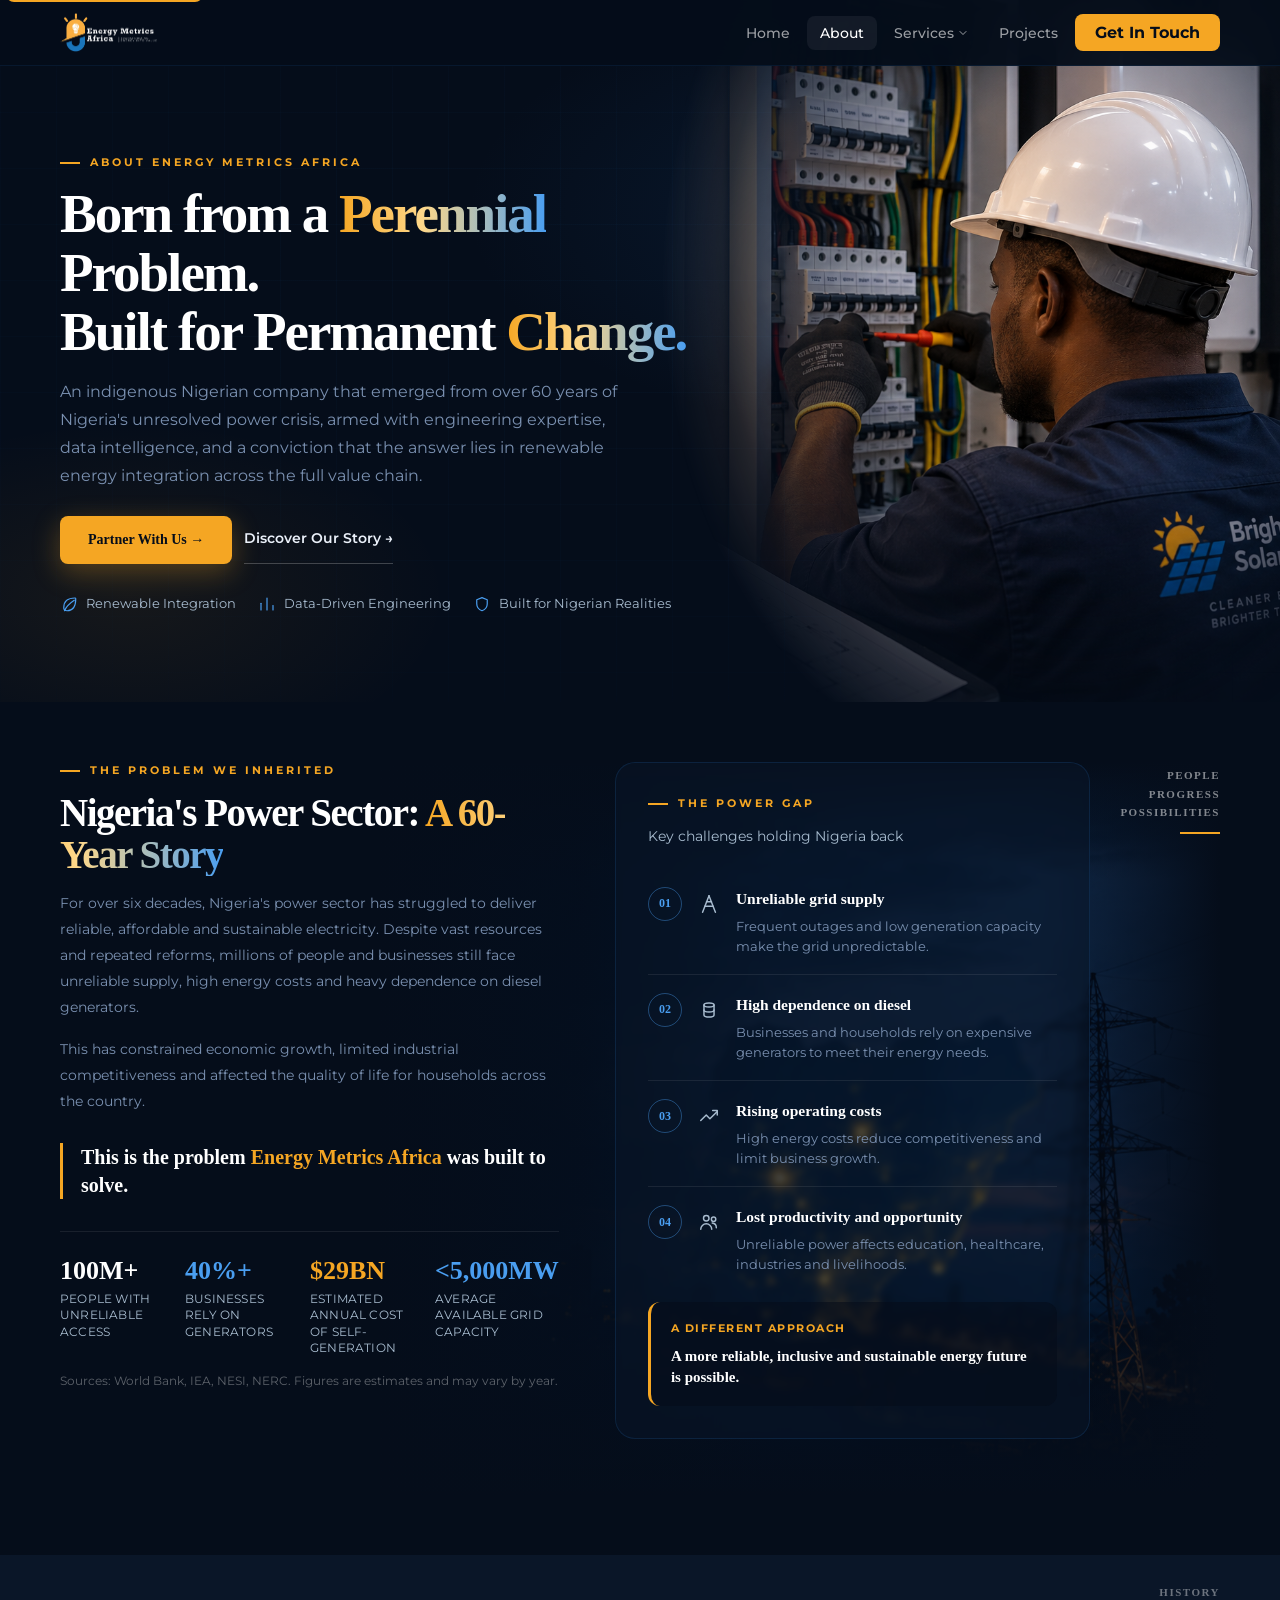
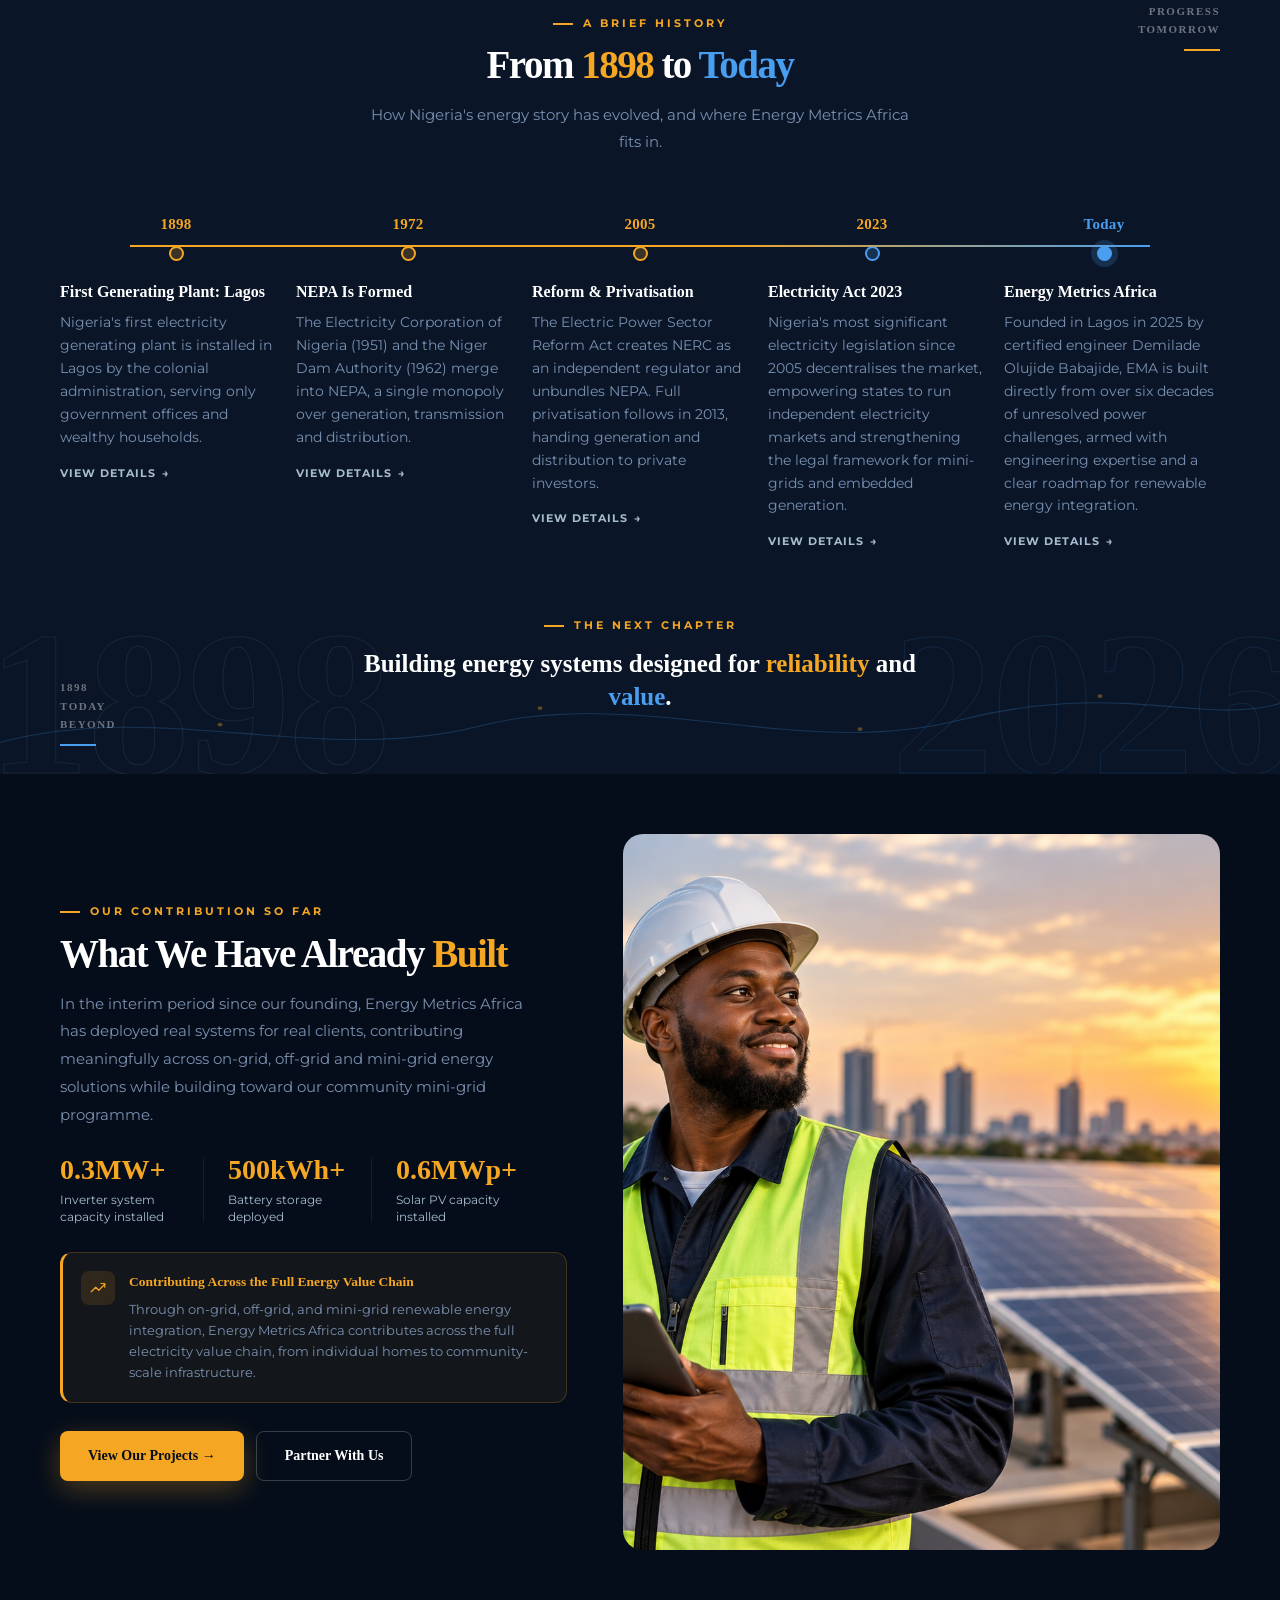
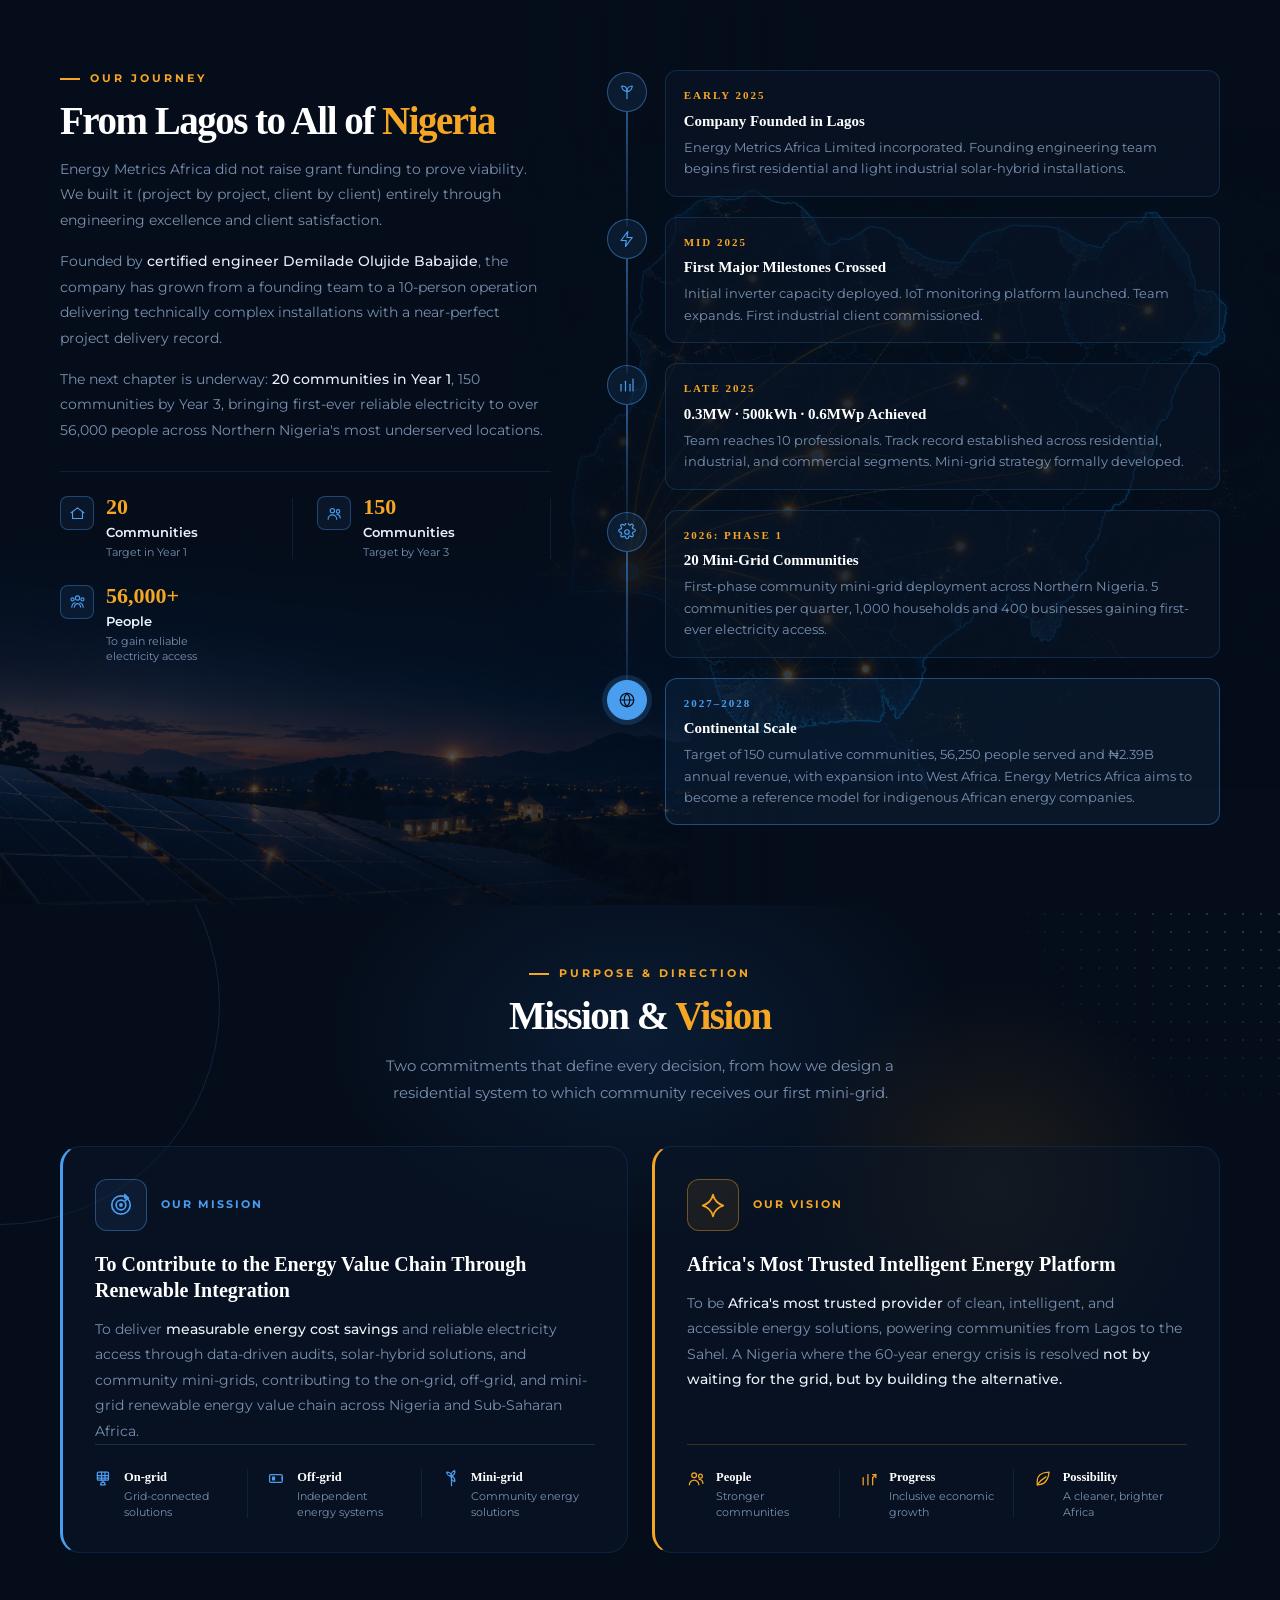
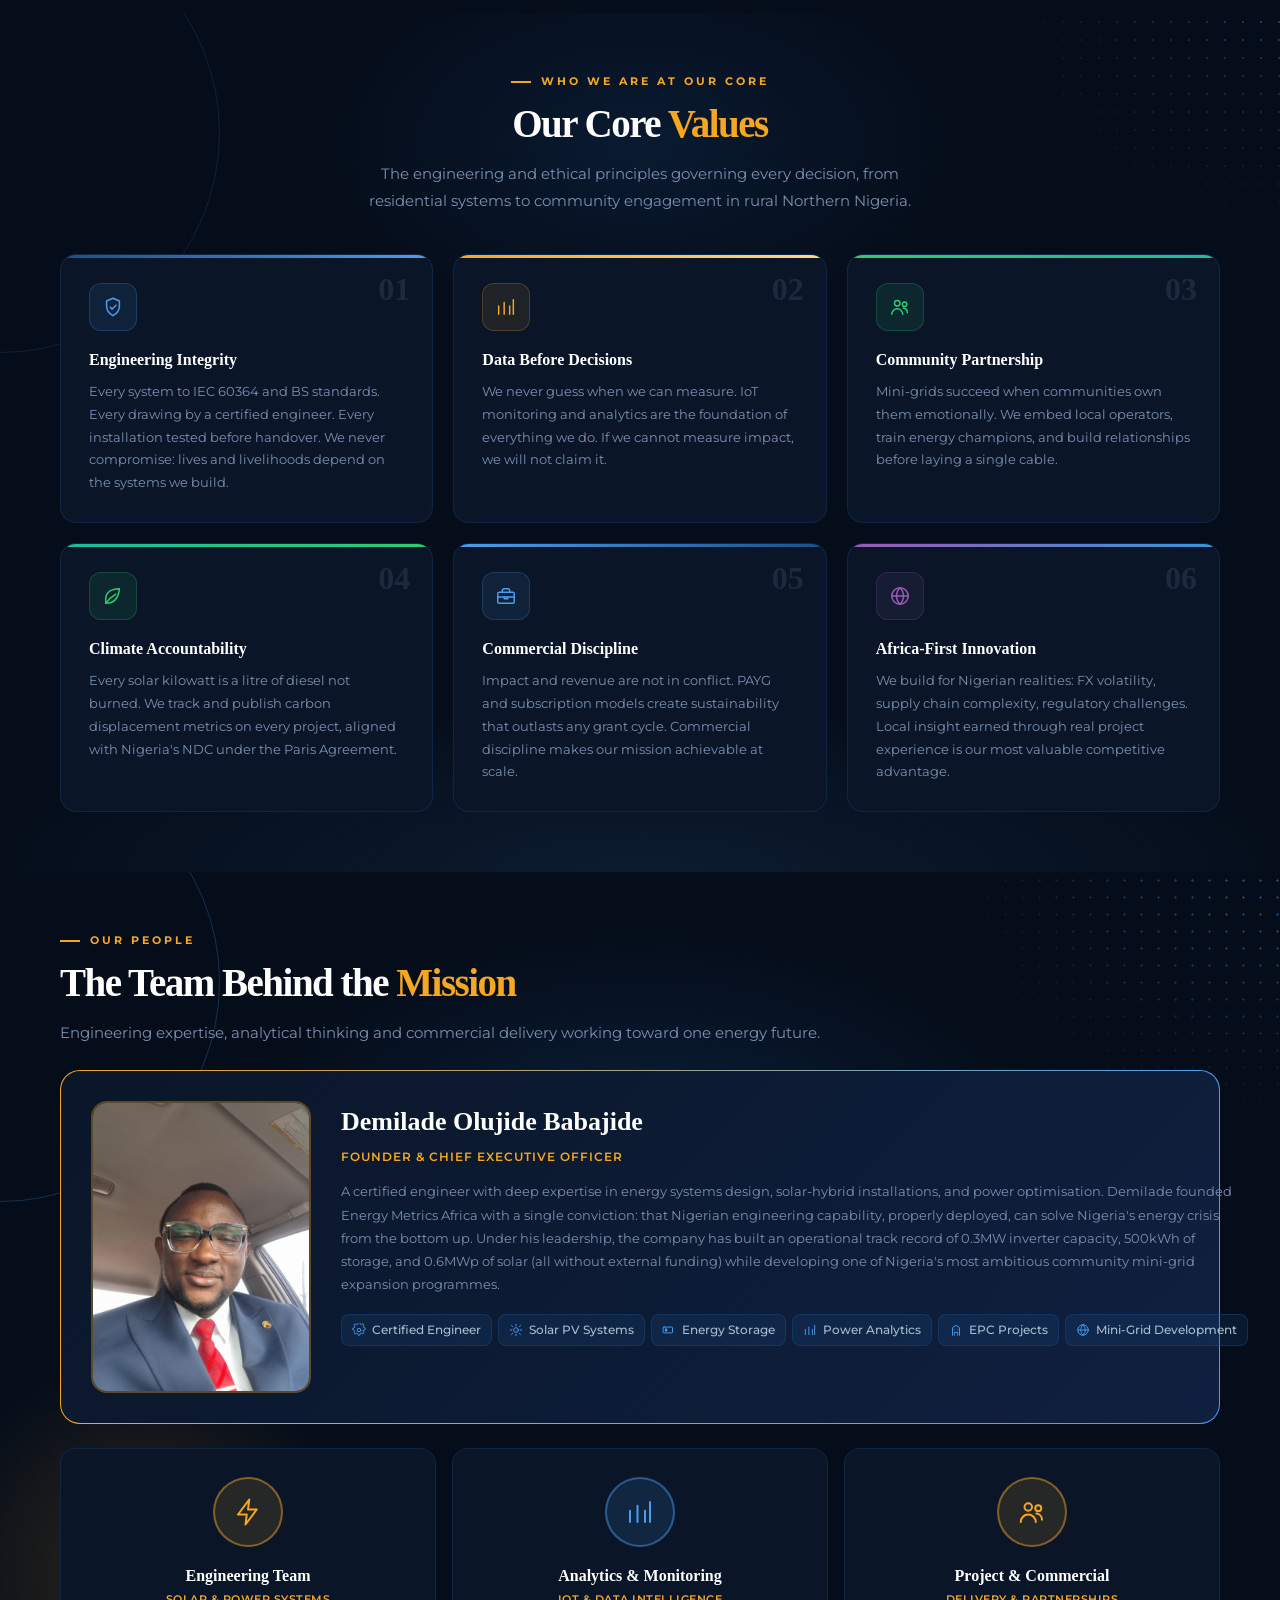
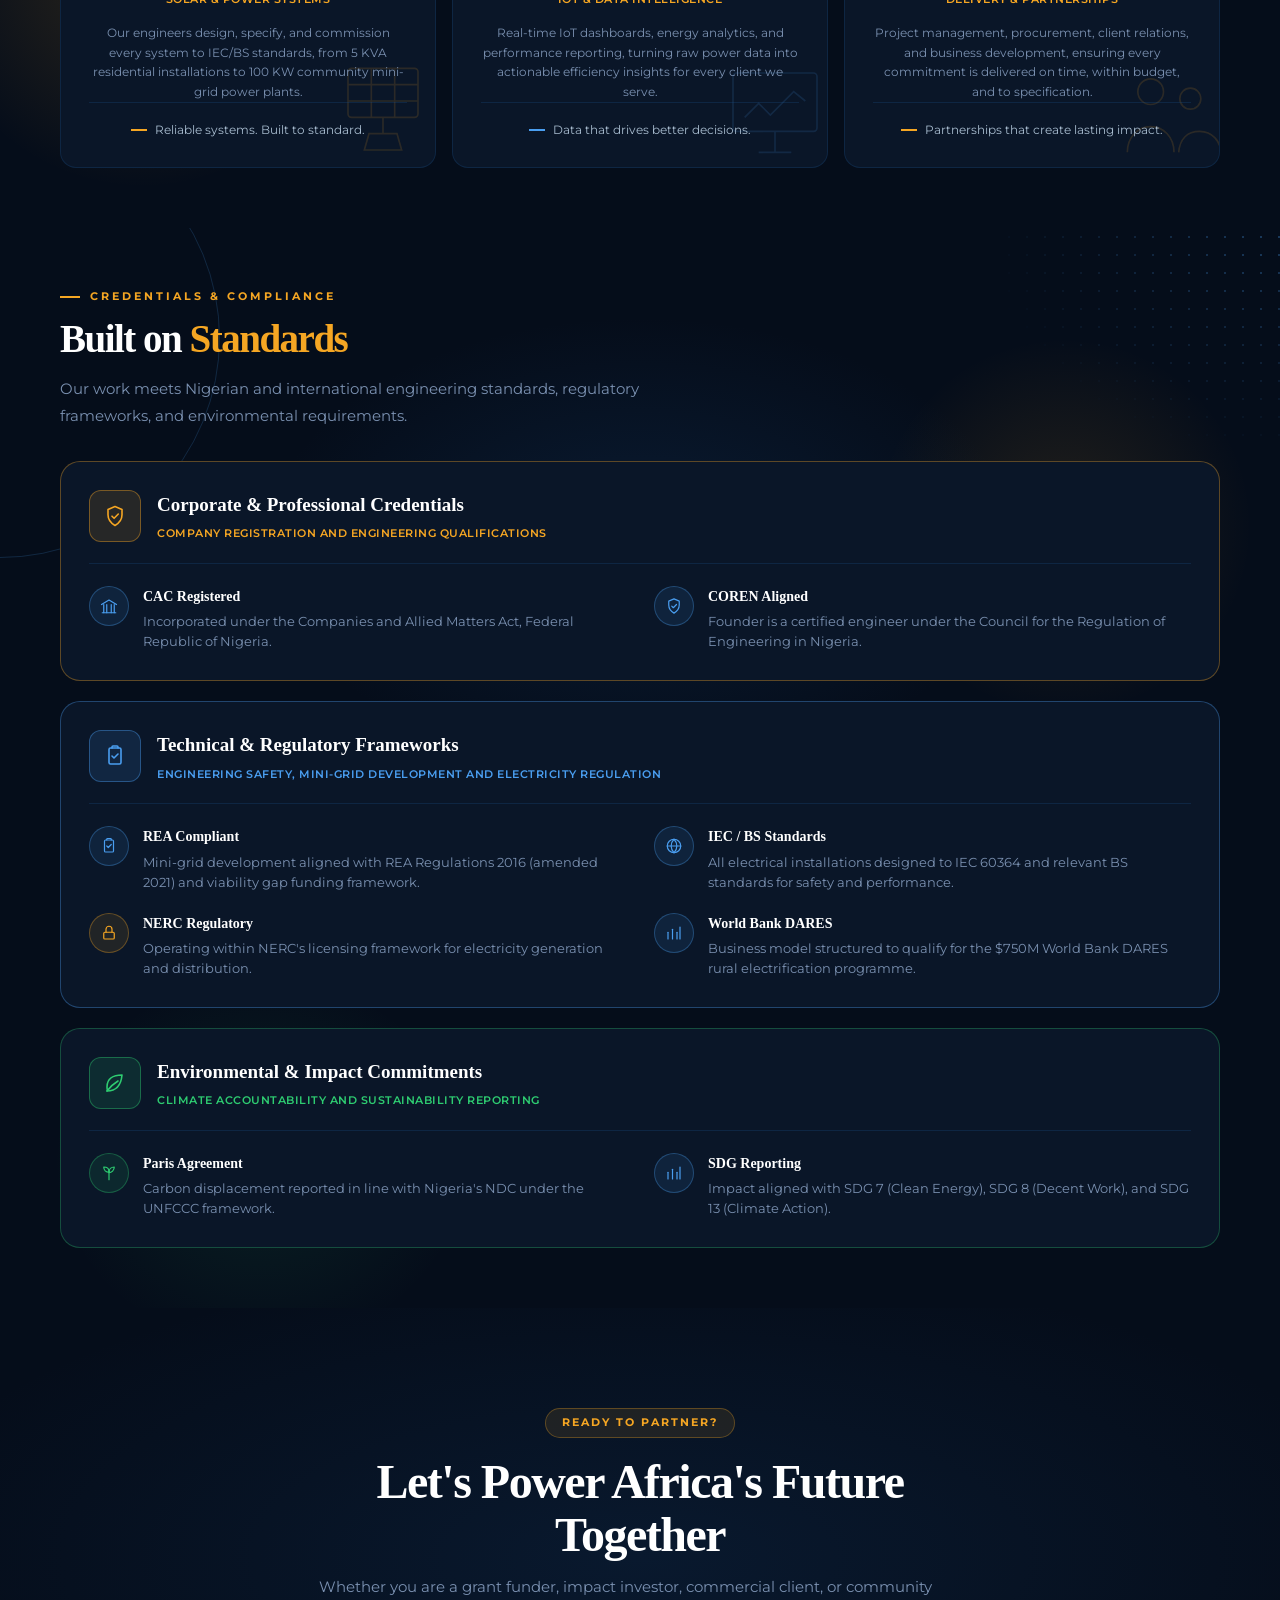
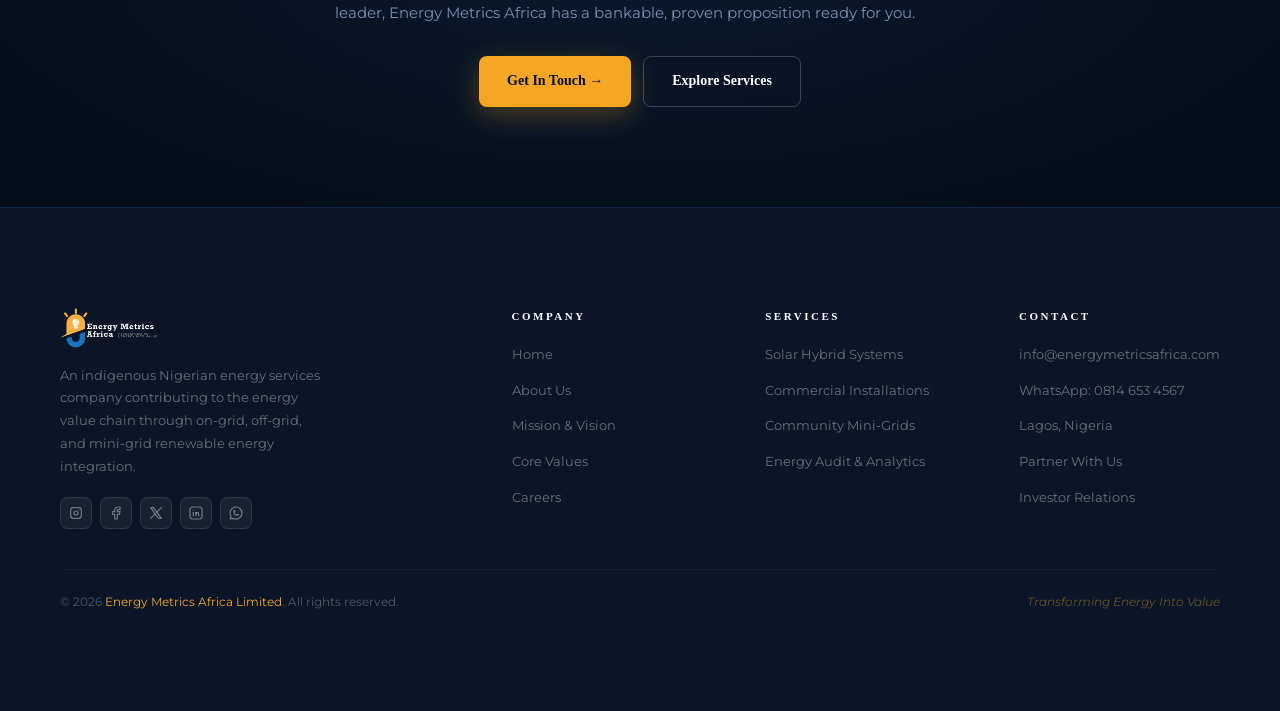
<file: about.html>
<!doctype html>
<html lang="en">
  <head>
    <meta charset="UTF-8" />
    <meta name="viewport" content="width=device-width, initial-scale=1.0" />
    <meta
      name="description"
      content="Energy Metrics Africa is an indigenous Nigerian company born from over 60 years of Nigeria's unresolved power crisis, delivering renewable energy integration across the full value chain."
    />
    <meta
      name="keywords"
      content="about Energy Metrics Africa, Nigerian energy company, renewable energy Nigeria, power sector history, indigenous engineering"
    />
    <meta name="author" content="Energy Metrics Africa Limited" />
    <meta name="robots" content="index, follow" />
    <link rel="canonical" href="https://energymetricsafrica.com/about" />
    <meta property="og:title" content="About Us | Energy Metrics Africa" />
    <meta
      property="og:description"
      content="Energy Metrics Africa is an indigenous Nigerian company born from over 60 years of Nigeria's unresolved power crisis, delivering renewable energy integration across the full value chain."
    />
    <meta
      property="og:image"
      content="https://energymetricsafrica.com/assets/logo-white.png"
    />
    <meta property="og:url" content="https://energymetricsafrica.com/about" />
    <meta property="og:type" content="website" />
    <meta name="twitter:card" content="summary_large_image" />
    <meta name="twitter:title" content="About Us | Energy Metrics Africa" />
    <meta
      name="twitter:description"
      content="Energy Metrics Africa is an indigenous Nigerian company born from over 60 years of Nigeria's unresolved power crisis, delivering renewable energy integration across the full value chain."
    />
    <meta
      name="twitter:image"
      content="https://energymetricsafrica.com/assets/logo-white.png"
    />
    <title>About Us | Energy Metrics Africa</title>
    <link rel="icon" href="assets/favicon.png" type="image/png" />
    <link rel="preconnect" href="https://fonts.googleapis.com" />
    <link rel="preconnect" href="https://fonts.gstatic.com" crossorigin />
    <link
      href="https://fonts.googleapis.com/css2?family=Montserrat:wght@400;500;600&display=swap"
      rel="stylesheet"
    />
    <link rel="preload" href="assets/logo-white.png" as="image" />
    <link rel="stylesheet" href="css/variables.css" />
    <link rel="stylesheet" href="css/base.css" />
    <link rel="stylesheet" href="css/nav.css" />
    <link rel="stylesheet" href="css/footer.css" />
    <link rel="stylesheet" href="css/about.css" />
  </head>
  <body>
    <a href="#main" class="skip-link">Skip to main content</a>
    <header>
      <nav class="nav" role="navigation" aria-label="Main navigation">
        <a href="/" class="nav__logo" aria-label="Energy Metrics Africa home">
          <img
            src="assets/logo-white.png"
            alt="Energy Metrics Africa Limited"
            width="160"
            height="44"
          />
        </a>
        <ul class="nav__links" role="list">
          <li>
            <a href="/" class="nav__link" data-nav="/">Home</a>
          </li>
          <li>
            <a href="/about" class="nav__link is-active" data-nav="/about"
              >About</a
            >
          </li>
          <li class="nav__item nav__item--dropdown">
            <a href="/services" class="nav__link" data-nav="/services"
              >Services<svg
                class="nav__caret"
                viewBox="0 0 24 24"
                fill="none"
                stroke="currentColor"
                stroke-width="2"
                stroke-linecap="round"
                stroke-linejoin="round"
                aria-hidden="true"
              >
                <path d="m6 9 6 6 6-6" /></svg
            ></a>
            <div class="nav__dropdown">
              <a
                href="/services/off-grid-solar-hybrid-systems/"
                class="nav__dropdown-link"
                >Off-Grid Solar Hybrid Systems</a
              >
              <a
                href="/services/commercial-energy-installations/"
                class="nav__dropdown-link"
                >Commercial Energy Installations</a
              >
              <a
                href="/services/community-mini-grid-development/"
                class="nav__dropdown-link"
                >Community Mini-Grid Development</a
              >
              <a
                href="/services/energy-audit-analytics/"
                class="nav__dropdown-link"
                >Energy Audit &amp; Analytics</a
              >
            </div>
          </li>
          <li>
            <a href="/projects" class="nav__link" data-nav="/projects"
              >Projects</a
            >
          </li>
          <li>
            <a href="/contact" class="nav__link--cta" data-nav="/contact"
              >Get In Touch</a
            >
          </li>
        </ul>
        <button
          class="nav__hamburger"
          id="hamburger"
          aria-expanded="false"
          aria-controls="nav-drawer"
          aria-label="Toggle menu"
        >
          <span></span><span></span><span></span>
        </button>
      </nav>
      <div
        class="nav__drawer"
        id="nav-drawer"
        role="dialog"
        aria-label="Mobile navigation"
      >
        <a href="/" class="nav__drawer-link" data-nav="/">Home</a
        ><a href="/about" class="nav__drawer-link is-active" data-nav="/about"
          >About</a
        ><a href="/services" class="nav__drawer-link" data-nav="/services"
          >Services</a
        ><a
          href="/services/off-grid-solar-hybrid-systems/"
          class="nav__drawer-sublink"
          >Off-Grid Solar Hybrid Systems</a
        ><a
          href="/services/commercial-energy-installations/"
          class="nav__drawer-sublink"
          >Commercial Energy Installations</a
        ><a
          href="/services/community-mini-grid-development/"
          class="nav__drawer-sublink"
          >Community Mini-Grid Development</a
        ><a href="/services/energy-audit-analytics/" class="nav__drawer-sublink"
          >Energy Audit &amp; Analytics</a
        ><a href="/projects" class="nav__drawer-link" data-nav="/projects"
          >Projects</a
        ><a href="/contact" class="nav__drawer-cta" data-nav="/contact"
          >Get In Touch</a
        >
      </div>
    </header>
    <main>
      <section class="about-hero" aria-label="About Energy Metrics Africa">
        <div class="about-hero__bg" aria-hidden="true"></div>
        <div class="about-hero__grid-bg" aria-hidden="true"></div>
        <div class="about-hero__inner">
          <div class="about-hero__content">
            <div class="eyebrow">About Energy Metrics Africa</div>
            <h1 class="page-hero__title">
              Born from a
              <span class="grad-text">Perennial</span> Problem.<br />
              Built for Permanent <span class="grad-text">Change.</span>
            </h1>
            <p class="page-hero__sub">
              An indigenous Nigerian company that emerged from over 60 years of
              Nigeria's unresolved power crisis, armed with engineering
              expertise, data intelligence, and a conviction that the answer
              lies in renewable energy integration across the full value chain.
            </p>
            <div class="btn-group">
              <a href="/contact" class="btn btn--gold"
                >Partner With Us &rarr;</a
              >
              <a href="#story" class="about-hero__link"
                >Discover Our Story &rarr;</a
              >
            </div>
            <div class="about-hero__points">
              <div class="about-hero__point">
                <svg
                  viewBox="0 0 24 24"
                  fill="none"
                  stroke="currentColor"
                  stroke-width="1.6"
                  stroke-linecap="round"
                  stroke-linejoin="round"
                  aria-hidden="true"
                >
                  <path
                    d="M20 4c-7.5 0-15 3-15 13 0 2.5 2 4 4.5 4C19 21 21 13 21 5c0-.6-.1-1-1-1z"
                  />
                  <path d="M6 21c2-5 7-10 13-14" />
                </svg>
                <span>Renewable Integration</span>
              </div>
              <div class="about-hero__point">
                <svg
                  viewBox="0 0 24 24"
                  fill="none"
                  stroke="currentColor"
                  stroke-width="1.6"
                  stroke-linecap="round"
                  stroke-linejoin="round"
                  aria-hidden="true"
                >
                  <path d="M4 20V11" />
                  <path d="M12 20V4" />
                  <path d="M20 20v-6" />
                </svg>
                <span>Data-Driven Engineering</span>
              </div>
              <div class="about-hero__point">
                <svg
                  viewBox="0 0 24 24"
                  fill="none"
                  stroke="currentColor"
                  stroke-width="1.6"
                  stroke-linecap="round"
                  stroke-linejoin="round"
                  aria-hidden="true"
                >
                  <path
                    d="M12 3.5 5 6.3v5.4c0 5 3.1 8 7 9.3 3.9-1.3 7-4.3 7-9.3V6.3L12 3.5z"
                  />
                </svg>
                <span>Built for Nigerian Realities</span>
              </div>
            </div>
          </div>
        </div>
        <div class="about-hero__photo" aria-hidden="true">
          <img
            src="assets/We build to IEC 60364.png"
            alt=""
            class="about-hero__img"
            loading="eager"
          />
        </div>
      </section>

      <!-- NIGERIA POWER SECTOR HISTORY -->
      <section
        id="story"
        class="section section--navy"
        aria-label="Nigeria power sector history"
      >
        <div class="container">
          <div class="nps-section">
            <div class="nps-section__bg" aria-hidden="true">
              <img
                src="assets/Nigeria Night Lights and Power Grid.png"
                alt=""
                class="nps-section__bg-img"
              />
            </div>
            <div class="nps-section__side" aria-hidden="true">
              <span>People</span>
              <span>Progress</span>
              <span>Possibilities</span>
              <div class="nps-section__side-line"></div>
            </div>
            <div class="nps-intro-grid">
            <div class="reveal">
              <div class="eyebrow">The Problem We Inherited</div>
              <h2 class="section-title">
                Nigeria's Power Sector:
                <span class="grad-text">A 60-Year Story</span>
              </h2>
              <div class="nps-intro-text">
                <p>
                  For over six decades, Nigeria's power sector has struggled
                  to deliver reliable, affordable and sustainable
                  electricity. Despite vast resources and repeated reforms,
                  millions of people and businesses still face unreliable
                  supply, high energy costs and heavy dependence on diesel
                  generators.
                </p>
                <p>
                  This has constrained economic growth, limited industrial
                  competitiveness and affected the quality of life for
                  households across the country.
                </p>
              </div>
              <div class="nps-highlight">
                <p>
                  This is the problem
                  <strong>Energy Metrics Africa</strong> was built to solve.
                </p>
              </div>
              <div class="nps-stats">
                <div class="nps-stat">
                  <span class="nps-stat__val">100M+</span>
                  <p class="nps-stat__label">
                    People with unreliable access
                  </p>
                </div>
                <div class="nps-stat">
                  <span class="nps-stat__val nps-stat__val--blue">40%+</span>
                  <p class="nps-stat__label">
                    Businesses rely on generators
                  </p>
                </div>
                <div class="nps-stat">
                  <span class="nps-stat__val nps-stat__val--gold">$29BN</span>
                  <p class="nps-stat__label">
                    Estimated annual cost of self-generation
                  </p>
                </div>
                <div class="nps-stat">
                  <span class="nps-stat__val nps-stat__val--blue"
                    >&lt;5,000MW</span
                  >
                  <p class="nps-stat__label">
                    Average available grid capacity
                  </p>
                </div>
              </div>
              <p class="nps-source">
                Sources: World Bank, IEA, NESI, NERC. Figures are estimates
                and may vary by year.
              </p>
            </div>
            <div class="reveal d2">
              <div class="power-gap">
                <div class="power-gap__head">
                  <div class="eyebrow">The Power Gap</div>
                  <p class="power-gap__sub">
                    Key challenges holding Nigeria back
                  </p>
                </div>
                <div class="power-gap__list">
                  <div class="power-gap__row">
                    <div class="power-gap__num">01</div>
                    <div class="power-gap__icon" aria-hidden="true">
                      <svg
                        viewBox="0 0 24 24"
                        fill="none"
                        stroke="currentColor"
                        stroke-width="1.6"
                        stroke-linecap="round"
                        stroke-linejoin="round"
                      >
                        <path d="M12 3 5 21" />
                        <path d="M12 3l7 18" />
                        <path d="M7.5 14.5h9" />
                        <path d="M9.3 9.5h5.4" />
                      </svg>
                    </div>
                    <div class="power-gap__body">
                      <h3 class="power-gap__title">
                        Unreliable grid supply
                      </h3>
                      <p class="power-gap__text">
                        Frequent outages and low generation capacity make
                        the grid unpredictable.
                      </p>
                    </div>
                  </div>
                  <div class="power-gap__row">
                    <div class="power-gap__num">02</div>
                    <div class="power-gap__icon" aria-hidden="true">
                      <svg
                        viewBox="0 0 24 24"
                        fill="none"
                        stroke="currentColor"
                        stroke-width="1.6"
                        stroke-linecap="round"
                        stroke-linejoin="round"
                      >
                        <ellipse cx="12" cy="6.5" rx="5.5" ry="2.2" />
                        <path
                          d="M6.5 6.5v11c0 1.2 2.5 2.2 5.5 2.2s5.5-1 5.5-2.2v-11"
                        />
                        <path d="M6.5 12c0 1.2 2.5 2.2 5.5 2.2s5.5-1 5.5-2.2" />
                      </svg>
                    </div>
                    <div class="power-gap__body">
                      <h3 class="power-gap__title">
                        High dependence on diesel
                      </h3>
                      <p class="power-gap__text">
                        Businesses and households rely on expensive
                        generators to meet their energy needs.
                      </p>
                    </div>
                  </div>
                  <div class="power-gap__row">
                    <div class="power-gap__num">03</div>
                    <div class="power-gap__icon" aria-hidden="true">
                      <svg
                        viewBox="0 0 24 24"
                        fill="none"
                        stroke="currentColor"
                        stroke-width="1.6"
                        stroke-linecap="round"
                        stroke-linejoin="round"
                      >
                        <path d="M3 17l6-6 4 4 8-8" />
                        <path d="M16 6h5v5" />
                      </svg>
                    </div>
                    <div class="power-gap__body">
                      <h3 class="power-gap__title">
                        Rising operating costs
                      </h3>
                      <p class="power-gap__text">
                        High energy costs reduce competitiveness and limit
                        business growth.
                      </p>
                    </div>
                  </div>
                  <div class="power-gap__row">
                    <div class="power-gap__num">04</div>
                    <div class="power-gap__icon" aria-hidden="true">
                      <svg
                        viewBox="0 0 24 24"
                        fill="none"
                        stroke="currentColor"
                        stroke-width="1.6"
                        stroke-linecap="round"
                        stroke-linejoin="round"
                      >
                        <circle cx="9" cy="8" r="3" />
                        <path d="M3 20c0-3.3 2.7-6 6-6s6 2.7 6 6" />
                        <circle cx="17" cy="9" r="2.4" />
                        <path d="M15.5 13.2c2.6.3 4.5 2.4 4.5 5" />
                      </svg>
                    </div>
                    <div class="power-gap__body">
                      <h3 class="power-gap__title">
                        Lost productivity and opportunity
                      </h3>
                      <p class="power-gap__text">
                        Unreliable power affects education, healthcare,
                        industries and livelihoods.
                      </p>
                    </div>
                  </div>
                </div>
                <div class="power-gap__approach">
                  <div class="power-gap__approach-label">
                    A Different Approach
                  </div>
                  <p class="power-gap__approach-text">
                    A more reliable, inclusive and sustainable energy future
                    is possible.
                  </p>
                </div>
              </div>
            </div>
            </div>
          </div>
        </div>
      </section>

      <!-- COMPANY HISTORY TIMELINE -->
      <section
        id="history"
        class="section section--navy-2 htx"
        aria-label="Company history timeline"
      >
        <div class="htx__bg" aria-hidden="true">
          <span class="htx__numeral htx__numeral--l">1898</span>
          <span class="htx__numeral htx__numeral--r">2026</span>
          <svg
            class="htx__wave"
            viewBox="0 0 1280 160"
            preserveAspectRatio="none"
          >
            <path
              d="M0,118 C160,60 320,150 480,96 C640,42 800,142 960,88 C1120,34 1200,96 1280,66"
            />
            <circle cx="220" cy="94" r="2.5"></circle>
            <circle cx="540" cy="72" r="2.5"></circle>
            <circle cx="860" cy="100" r="2.5"></circle>
            <circle cx="1100" cy="56" r="2.5"></circle>
          </svg>
        </div>
        <div class="htx__corner htx__corner--tr" aria-hidden="true">
          <span>History</span><span>Progress</span><span>Tomorrow</span>
          <div class="htx__corner-line"></div>
        </div>
        <div class="htx__corner htx__corner--bl" aria-hidden="true">
          <span>1898</span><span>Today</span><span>Beyond</span>
          <div class="htx__corner-line"></div>
        </div>
        <div class="container">
          <div class="reveal htx__intro">
            <div class="eyebrow eyebrow--center">A Brief History</div>
            <h2 class="section-title">
              From <span class="c-gold">1898</span> to
              <span class="c-blue">Today</span>
            </h2>
            <p class="section-sub htx__intro-sub">
              How Nigeria's energy story has evolved, and where Energy
              Metrics Africa fits in.
            </p>
          </div>

          <div class="htx__timeline reveal" role="list">
            <div class="htx__line" aria-hidden="true"></div>
            <div class="htx__markers" aria-hidden="true">
              <div class="htx__marker">
                <span class="htx__year">1898</span>
                <span class="htx__dot htx__dot--gold"></span>
              </div>
              <div class="htx__marker">
                <span class="htx__year">1972</span>
                <span class="htx__dot htx__dot--gold"></span>
              </div>
              <div class="htx__marker">
                <span class="htx__year">2005</span>
                <span class="htx__dot htx__dot--gold"></span>
              </div>
              <div class="htx__marker">
                <span class="htx__year">2023</span>
                <span class="htx__dot htx__dot--blue"></span>
              </div>
              <div class="htx__marker">
                <span class="htx__year htx__year--today">Today</span>
                <span class="htx__dot htx__dot--today"></span>
              </div>
            </div>
            <div class="htx__cards">
              <div class="htx__item" role="listitem">
                <span class="htx__year htx__year--inline">1898</span>
                <h3 class="htx__title">First Generating Plant: Lagos</h3>
                <p class="htx__desc">
                  Nigeria's first electricity generating plant is installed
                  in Lagos by the colonial administration, serving only
                  government offices and wealthy households.
                </p>
                <button
                  class="htx__toggle"
                  type="button"
                  aria-expanded="false"
                  aria-controls="htx-d1"
                >
                  View details <span aria-hidden="true">&rarr;</span>
                </button>
                <div class="htx__panel" id="htx-d1">
                  <div class="htx__panel-inner">
                    <p>
                      Scattered, uncoordinated private and colonial
                      undertakings follow over the next five decades, with
                      no national grid or regulatory structure connecting
                      them, a pattern that persists well into independence.
                    </p>
                  </div>
                </div>
              </div>
              <div class="htx__item" role="listitem">
                <span class="htx__year htx__year--inline">1972</span>
                <h3 class="htx__title">NEPA Is Formed</h3>
                <p class="htx__desc">
                  The Electricity Corporation of Nigeria (1951) and the
                  Niger Dam Authority (1962) merge into NEPA, a single
                  monopoly over generation, transmission and distribution.
                </p>
                <button
                  class="htx__toggle"
                  type="button"
                  aria-expanded="false"
                  aria-controls="htx-d2"
                >
                  View details <span aria-hidden="true">&rarr;</span>
                </button>
                <div class="htx__panel" id="htx-d2">
                  <div class="htx__panel-inner">
                    <p>
                      Despite an initial capacity of roughly 6,200MW, NEPA
                      becomes synonymous with chronic outages and
                      institutional inefficiency. Nigerians rebrand the
                      acronym: <em>&ldquo;Never Expect Power Always.&rdquo;</em>
                    </p>
                  </div>
                </div>
              </div>
              <div class="htx__item" role="listitem">
                <span class="htx__year htx__year--inline">2005</span>
                <h3 class="htx__title">Reform &amp; Privatisation</h3>
                <p class="htx__desc">
                  The Electric Power Sector Reform Act creates NERC as an
                  independent regulator and unbundles NEPA. Full
                  privatisation follows in 2013, handing generation and
                  distribution to private investors.
                </p>
                <button
                  class="htx__toggle"
                  type="button"
                  aria-expanded="false"
                  aria-controls="htx-d3"
                >
                  View details <span aria-hidden="true">&rarr;</span>
                </button>
                <div class="htx__panel" id="htx-d3">
                  <div class="htx__panel-inner">
                    <p>
                      Six GenCos, eleven DisCos and the Transmission Company
                      of Nigeria (TCN) emerge from the breakup. Private
                      ownership was expected to catalyse investment and
                      efficiency, results that remain inconsistent over a
                      decade later.
                    </p>
                  </div>
                </div>
              </div>
              <div class="htx__item" role="listitem">
                <span class="htx__year htx__year--inline">2023</span>
                <h3 class="htx__title">Electricity Act 2023</h3>
                <p class="htx__desc">
                  Nigeria's most significant electricity legislation since
                  2005 decentralises the market, empowering states to run
                  independent electricity markets and strengthening the
                  legal framework for mini-grids and embedded generation.
                </p>
                <button
                  class="htx__toggle"
                  type="button"
                  aria-expanded="false"
                  aria-controls="htx-d4"
                >
                  View details <span aria-hidden="true">&rarr;</span>
                </button>
                <div class="htx__panel" id="htx-d4">
                  <div class="htx__panel-inner">
                    <p>
                      The shift builds on REA's 2016 Mini-Grid Regulations
                      and the World Bank's DARES programme, which had
                      already begun channelling development finance into
                      distributed renewables, opening the door for
                      companies like Energy Metrics Africa to scale.
                    </p>
                  </div>
                </div>
              </div>
              <div class="htx__item htx__item--today" role="listitem">
                <span class="htx__year htx__year--inline htx__year--today"
                  >Today</span
                >
                <h3 class="htx__title">Energy Metrics Africa</h3>
                <p class="htx__desc">
                  Founded in Lagos in 2025 by certified engineer Demilade
                  Olujide Babajide, EMA is built directly from over six
                  decades of unresolved power challenges, armed with
                  engineering expertise and a clear roadmap for renewable
                  energy integration.
                </p>
                <button
                  class="htx__toggle"
                  type="button"
                  aria-expanded="false"
                  aria-controls="htx-d5"
                >
                  View details <span aria-hidden="true">&rarr;</span>
                </button>
                <div class="htx__panel" id="htx-d5">
                  <div class="htx__panel-inner">
                    <p>
                      We are not waiting for the grid to be fixed. We are
                      building the alternative, on-grid, off-grid and
                      mini-grid, project by project, across Northern Nigeria
                      and beyond.
                    </p>
                  </div>
                </div>
              </div>
            </div>
          </div>

          <div class="htx__next reveal">
            <div class="eyebrow eyebrow--center">The Next Chapter</div>
            <h3 class="htx__next-title">
              Building energy systems designed for
              <span class="c-gold">reliability</span> and
              <span class="c-blue">value</span>.
            </h3>
          </div>
        </div>
      </section>

      <!-- EMA CONTRIBUTION -->
      <section
        class="section section--off wab"
        aria-label="Energy Metrics Africa contribution"
      >
        <div class="container">
          <div class="wab__grid">
            <div class="wab__text reveal">
              <div class="eyebrow">Our Contribution So Far</div>
              <h2 class="section-title">
                What We Have Already <span class="c-gold">Built</span>
              </h2>
              <p class="wab__intro">
                In the interim period since our founding, Energy Metrics
                Africa has deployed real systems for real clients,
                contributing meaningfully across on-grid, off-grid and
                mini-grid energy solutions while building toward our
                community mini-grid programme.
              </p>

              <div class="wab__metrics">
                <div class="wab__metric">
                  <span class="wab__metric-val">0.3MW+</span>
                  <p class="wab__metric-label">
                    Inverter system capacity installed
                  </p>
                </div>
                <div class="wab__metric">
                  <span class="wab__metric-val">500kWh+</span>
                  <p class="wab__metric-label">Battery storage deployed</p>
                </div>
                <div class="wab__metric">
                  <span class="wab__metric-val">0.6MWp+</span>
                  <p class="wab__metric-label">
                    Solar PV capacity installed
                  </p>
                </div>
              </div>

              <div class="wab__panel">
                <div class="wab__panel-icon" aria-hidden="true">
                  <svg
                    viewBox="0 0 24 24"
                    fill="none"
                    stroke="currentColor"
                    stroke-width="1.6"
                    stroke-linecap="round"
                    stroke-linejoin="round"
                  >
                    <path d="M3 17l6-6 4 4 8-8" />
                    <path d="M16 6h5v5" />
                  </svg>
                </div>
                <div class="wab__panel-text">
                  <p class="wab__panel-title">
                    Contributing Across the Full Energy Value Chain
                  </p>
                  <p class="wab__panel-body">
                    Through on-grid, off-grid, and mini-grid renewable energy
                    integration, Energy Metrics Africa contributes across the
                    full electricity value chain, from individual homes to
                    community-scale infrastructure.
                  </p>
                </div>
              </div>

              <div class="btn-group" style="margin-top: 28px">
                <a href="/projects" class="btn btn--gold"
                  >View Our Projects &rarr;</a
                >
                <a href="/contact" class="btn btn--outline-white"
                  >Partner With Us</a
                >
              </div>
            </div>

            <div class="wab__media reveal d2">
              <img
                src="assets/Solar Engineer at Sunset.png"
                alt="Energy Metrics Africa engineer inspecting a rooftop solar installation at sunset"
                loading="lazy"
                class="wab__img"
              />
            </div>
          </div>
        </div>
      </section>

      <!-- STORY TIMELINE -->
      <section class="section section--navy sty" aria-label="Company journey">
        <div class="sty__bg" aria-hidden="true">
          <div class="sty__bg-map"></div>
          <div class="sty__bg-solar"></div>
        </div>
        <div class="container">
          <div class="sty__grid">
            <div class="reveal sty__text">
              <div class="eyebrow">Our Journey</div>
              <h2 class="section-title">
                From Lagos to All of <span class="c-gold">Nigeria</span>
              </h2>
              <div class="story-text">
                <p>
                  Energy Metrics Africa did not raise grant funding to prove
                  viability. We built it (project by project, client by client)
                  entirely through engineering excellence and client
                  satisfaction.
                </p>
                <p>
                  Founded by
                  <strong>certified engineer Demilade Olujide Babajide</strong>,
                  the company has grown from a founding team to a 10-person
                  operation delivering technically complex installations with a
                  near-perfect project delivery record.
                </p>
                <p>
                  The next chapter is underway:
                  <strong>20 communities in Year 1</strong>, 150 communities by
                  Year 3, bringing first-ever reliable electricity to over
                  56,000 people across Northern Nigeria's most underserved
                  locations.
                </p>
              </div>

              <div class="sty__metrics">
                <div class="sty__metric">
                  <div class="sty__metric-icon" aria-hidden="true">
                    <svg
                      viewBox="0 0 24 24"
                      fill="none"
                      stroke="currentColor"
                      stroke-width="1.6"
                      stroke-linecap="round"
                      stroke-linejoin="round"
                    >
                      <path d="M3 11l9-7 9 7" />
                      <path d="M5 10v9h14v-9" />
                    </svg>
                  </div>
                  <div>
                    <span class="sty__metric-val">20</span>
                    <p class="sty__metric-unit">Communities</p>
                    <p class="sty__metric-label">Target in Year 1</p>
                  </div>
                </div>
                <div class="sty__metric">
                  <div class="sty__metric-icon" aria-hidden="true">
                    <svg
                      viewBox="0 0 24 24"
                      fill="none"
                      stroke="currentColor"
                      stroke-width="1.6"
                      stroke-linecap="round"
                      stroke-linejoin="round"
                    >
                      <circle cx="9" cy="8" r="3" />
                      <path d="M3 20c0-3.3 2.7-6 6-6s6 2.7 6 6" />
                      <circle cx="17" cy="9" r="2.4" />
                      <path d="M15.5 13.2c2.6.3 4.5 2.4 4.5 5" />
                    </svg>
                  </div>
                  <div>
                    <span class="sty__metric-val">150</span>
                    <p class="sty__metric-unit">Communities</p>
                    <p class="sty__metric-label">Target by Year 3</p>
                  </div>
                </div>
                <div class="sty__metric">
                  <div class="sty__metric-icon" aria-hidden="true">
                    <svg
                      viewBox="0 0 24 24"
                      fill="none"
                      stroke="currentColor"
                      stroke-width="1.6"
                      stroke-linecap="round"
                      stroke-linejoin="round"
                    >
                      <circle cx="12" cy="7" r="3" />
                      <circle cx="5" cy="9" r="2.2" />
                      <circle cx="19" cy="9" r="2.2" />
                      <path d="M4 20c0-3 2-5.5 4.5-6.3" />
                      <path d="M15.5 13.7c2.5.8 4.5 3.3 4.5 6.3" />
                      <path d="M7.5 20c.6-3 2.3-5 4.5-5s3.9 2 4.5 5" />
                    </svg>
                  </div>
                  <div>
                    <span class="sty__metric-val">56,000+</span>
                    <p class="sty__metric-unit">People</p>
                    <p class="sty__metric-label">
                      To gain reliable electricity access
                    </p>
                  </div>
                </div>
              </div>
            </div>

            <div class="sty__timeline reveal d2" role="list">
              <div class="sty__item" role="listitem">
                <div class="sty__dot" aria-hidden="true">
                  <svg
                    viewBox="0 0 24 24"
                    fill="none"
                    stroke="currentColor"
                    stroke-width="1.6"
                    stroke-linecap="round"
                    stroke-linejoin="round"
                  >
                    <path d="M12 21V10" />
                    <path
                      d="M12 10c0-4 -3-6-7-6 0 4 3 7 7 7"
                    />
                    <path
                      d="M12 11c0-4 3-7 7-7 0 4.5 -3.5 7.5 -7 7.5"
                    />
                  </svg>
                </div>
                <div class="sty__card">
                  <p class="sty__year">Early 2025</p>
                  <h3 class="sty__title">Company Founded in Lagos</h3>
                  <p class="sty__desc">
                    Energy Metrics Africa Limited incorporated. Founding
                    engineering team begins first residential and light
                    industrial solar-hybrid installations.
                  </p>
                </div>
              </div>
              <div class="sty__item" role="listitem">
                <div class="sty__dot" aria-hidden="true">
                  <svg
                    viewBox="0 0 24 24"
                    fill="none"
                    stroke="currentColor"
                    stroke-width="1.6"
                    stroke-linecap="round"
                    stroke-linejoin="round"
                  >
                    <path d="M13 2 4 14h7l-1 8 9-12h-7l1-8Z" />
                  </svg>
                </div>
                <div class="sty__card">
                  <p class="sty__year">Mid 2025</p>
                  <h3 class="sty__title">First Major Milestones Crossed</h3>
                  <p class="sty__desc">
                    Initial inverter capacity deployed. IoT monitoring
                    platform launched. Team expands. First industrial client
                    commissioned.
                  </p>
                </div>
              </div>
              <div class="sty__item" role="listitem">
                <div class="sty__dot" aria-hidden="true">
                  <svg
                    viewBox="0 0 24 24"
                    fill="none"
                    stroke="currentColor"
                    stroke-width="1.6"
                    stroke-linecap="round"
                    stroke-linejoin="round"
                  >
                    <path d="M4 20V11" />
                    <path d="M10 20V7" />
                    <path d="M16 20v-9" />
                    <path d="M20 20V4" />
                  </svg>
                </div>
                <div class="sty__card">
                  <p class="sty__year">Late 2025</p>
                  <h3 class="sty__title">
                    0.3MW &middot; 500kWh &middot; 0.6MWp Achieved
                  </h3>
                  <p class="sty__desc">
                    Team reaches 10 professionals. Track record established
                    across residential, industrial, and commercial segments.
                    Mini-grid strategy formally developed.
                  </p>
                </div>
              </div>
              <div class="sty__item" role="listitem">
                <div class="sty__dot" aria-hidden="true">
                  <svg
                    viewBox="0 0 24 24"
                    fill="none"
                    stroke="currentColor"
                    stroke-width="1.6"
                    stroke-linecap="round"
                    stroke-linejoin="round"
                  >
                    <circle cx="12" cy="12" r="3" />
                    <path
                      d="M19.4 13a1.65 1.65 0 0 0 .33 1.82l.06.06a2 2 0 1 1-2.83 2.83l-.06-.06a1.65 1.65 0 0 0-1.82-.33 1.65 1.65 0 0 0-1 1.51V19a2 2 0 1 1-4 0v-.09A1.65 1.65 0 0 0 9 17.58a1.65 1.65 0 0 0-1.82.33l-.06.06a2 2 0 1 1-2.83-2.83l.06-.06a1.65 1.65 0 0 0 .33-1.82 1.65 1.65 0 0 0-1.51-1H3a2 2 0 1 1 0-4h.09A1.65 1.65 0 0 0 4.6 7a1.65 1.65 0 0 0-.33-1.82l-.06-.06a2 2 0 1 1 2.83-2.83l.06.06A1.65 1.65 0 0 0 9 2.68a1.65 1.65 0 0 0 1-1.51V1a2 2 0 1 1 4 0v.09a1.65 1.65 0 0 0 1 1.51 1.65 1.65 0 0 0 1.82-.33l.06-.06a2 2 0 1 1 2.83 2.83l-.06.06A1.65 1.65 0 0 0 19.4 7a1.65 1.65 0 0 0 1.51 1H21a2 2 0 1 1 0 4h-.09a1.65 1.65 0 0 0-1.51 1Z"
                    />
                  </svg>
                </div>
                <div class="sty__card">
                  <p class="sty__year">2026: Phase 1</p>
                  <h3 class="sty__title">20 Mini-Grid Communities</h3>
                  <p class="sty__desc">
                    First-phase community mini-grid deployment across
                    Northern Nigeria. 5 communities per quarter, 1,000
                    households and 400 businesses gaining first-ever
                    electricity access.
                  </p>
                </div>
              </div>
              <div class="sty__item sty__item--future" role="listitem">
                <div class="sty__dot sty__dot--future" aria-hidden="true">
                  <svg
                    viewBox="0 0 24 24"
                    fill="none"
                    stroke="currentColor"
                    stroke-width="1.6"
                    stroke-linecap="round"
                    stroke-linejoin="round"
                  >
                    <circle cx="12" cy="12" r="9" />
                    <path d="M3 12h18" />
                    <path
                      d="M12 3c2.5 2.5 3.8 5.7 3.8 9s-1.3 6.5-3.8 9c-2.5-2.5-3.8-5.7-3.8-9S9.5 5.5 12 3Z"
                    />
                  </svg>
                </div>
                <div class="sty__card sty__card--future">
                  <p class="sty__year sty__year--future">2027–2028</p>
                  <h3 class="sty__title">Continental Scale</h3>
                  <p class="sty__desc">
                    Target of 150 cumulative communities, 56,250 people
                    served and &#8358;2.39B annual revenue, with expansion
                    into West Africa. Energy Metrics Africa aims to become a
                    reference model for indigenous African energy companies.
                  </p>
                </div>
              </div>
            </div>
          </div>
        </div>
      </section>

      <!-- MISSION & VISION -->
      <section
        class="section section--off mv"
        id="mission"
        aria-label="Mission and vision"
      >
        <div class="mv__bg" aria-hidden="true">
          <div class="mv__bg-circle"></div>
          <div class="mv__bg-dots"></div>
          <div class="mv__bg-glow"></div>
          <div class="mv__bg-gold"></div>
        </div>
        <div class="container">
          <div
            class="reveal"
            style="
              position: relative;
              z-index: 1;
              text-align: center;
              max-width: 620px;
              margin: 0 auto 40px;
            "
          >
            <div class="eyebrow eyebrow--center">Purpose &amp; Direction</div>
            <h2 class="section-title">
              Mission &amp; <span class="c-gold">Vision</span>
            </h2>
            <p class="section-sub" style="margin: 0 auto">
              Two commitments that define every decision, from how we design a
              residential system to which community receives our first
              mini-grid.
            </p>
          </div>
          <div class="mv-grid">
            <div class="mv-card mv-card--blue reveal d1">
              <div class="mv-card__head">
                <span class="mv-card__icon" aria-hidden="true">
                  <svg
                    viewBox="0 0 24 24"
                    fill="none"
                    stroke="currentColor"
                    stroke-width="1.6"
                    stroke-linecap="round"
                    stroke-linejoin="round"
                  >
                    <circle cx="12" cy="12" r="8.5" />
                    <circle cx="12" cy="12" r="4.5" />
                    <circle cx="12" cy="12" r="1" fill="currentColor" />
                    <path d="M18.5 5.5 16 8" />
                    <path d="M18.5 5.5h-3v-3Z" />
                  </svg>
                </span>
                <span class="mv-card__type mv-card__type--blue"
                  >Our Mission</span
                >
              </div>
              <h3 class="mv-card__title">
                To Contribute to the Energy Value Chain Through Renewable
                Integration
              </h3>
              <p class="mv-card__body">
                To deliver <strong>measurable energy cost savings</strong> and
                reliable electricity access through data-driven audits,
                solar-hybrid solutions, and community mini-grids, contributing
                to the on-grid, off-grid, and mini-grid renewable energy value
                chain across Nigeria and Sub-Saharan Africa.
              </p>
              <div class="mv-card__features">
                <div class="mv-feat">
                  <span class="mv-feat__icon" aria-hidden="true">
                    <svg
                      viewBox="0 0 24 24"
                      fill="none"
                      stroke="currentColor"
                      stroke-width="1.6"
                      stroke-linecap="round"
                      stroke-linejoin="round"
                    >
                      <rect x="3" y="4" width="14" height="10" rx="1.2" />
                      <path d="M3 8.5h14M3 11.5h14M8.3 4v10M12.6 4v10" />
                      <path d="M10 14v3M7 20h6l-1-3H8l-1 3Z" />
                    </svg>
                  </span>
                  <div>
                    <p class="mv-feat__label">On-grid</p>
                    <p class="mv-feat__desc">Grid-connected solutions</p>
                  </div>
                </div>
                <div class="mv-feat">
                  <span class="mv-feat__icon" aria-hidden="true">
                    <svg
                      viewBox="0 0 24 24"
                      fill="none"
                      stroke="currentColor"
                      stroke-width="1.6"
                      stroke-linecap="round"
                      stroke-linejoin="round"
                    >
                      <rect x="2" y="7" width="16" height="10" rx="1.5" />
                      <path d="M18 10.5v3" />
                      <rect
                        x="5"
                        y="9.5"
                        width="4"
                        height="5"
                        fill="currentColor"
                        stroke="none"
                      />
                    </svg>
                  </span>
                  <div>
                    <p class="mv-feat__label">Off-grid</p>
                    <p class="mv-feat__desc">Independent energy systems</p>
                  </div>
                </div>
                <div class="mv-feat">
                  <span class="mv-feat__icon" aria-hidden="true">
                    <svg
                      viewBox="0 0 24 24"
                      fill="none"
                      stroke="currentColor"
                      stroke-width="1.6"
                      stroke-linecap="round"
                      stroke-linejoin="round"
                    >
                      <path d="M12 21V9" />
                      <circle cx="12" cy="9" r="1" fill="currentColor" />
                      <path d="M12 9c3-1 5-4 4-7-3 1-5 4-4 7Z" />
                      <path d="M12 9c-1 3 1 6 4 7 1-3-1-6-4-7Z" />
                      <path d="M12 9c-3 0-6-2-6-5 3 0 6 2 6 5Z" />
                    </svg>
                  </span>
                  <div>
                    <p class="mv-feat__label">Mini-grid</p>
                    <p class="mv-feat__desc">Community energy solutions</p>
                  </div>
                </div>
              </div>
            </div>
            <div class="mv-card mv-card--gold reveal d2">
              <div class="mv-card__head">
                <span class="mv-card__icon" aria-hidden="true">
                  <svg
                    viewBox="0 0 24 24"
                    fill="none"
                    stroke="currentColor"
                    stroke-width="1.6"
                    stroke-linecap="round"
                    stroke-linejoin="round"
                  >
                    <path
                      d="M12 2.5c.6 2.8 1.6 4.8 3.5 6.5 2 1.9 3.5 2.8 6 3.5-2.5.7-4 1.6-6 3.5-1.9 1.7-2.9 3.7-3.5 6.5-.6-2.8-1.6-4.8-3.5-6.5-2-1.9-3.5-2.8-6-3.5 2.5-.7 4-1.6 6-3.5 1.9-1.7 2.9-3.7 3.5-6.5Z"
                    />
                  </svg>
                </span>
                <span class="mv-card__type mv-card__type--gold"
                  >Our Vision</span
                >
              </div>
              <h3 class="mv-card__title">
                Africa's Most Trusted Intelligent Energy Platform
              </h3>
              <p class="mv-card__body">
                To be <strong>Africa's most trusted provider</strong> of clean,
                intelligent, and accessible energy solutions, powering
                communities from Lagos to the Sahel. A Nigeria where the 60-year
                energy crisis is resolved
                <strong
                  >not by waiting for the grid, but by building the
                  alternative.</strong
                >
              </p>
              <div class="mv-card__features">
                <div class="mv-feat">
                  <span class="mv-feat__icon" aria-hidden="true">
                    <svg
                      viewBox="0 0 24 24"
                      fill="none"
                      stroke="currentColor"
                      stroke-width="1.6"
                      stroke-linecap="round"
                      stroke-linejoin="round"
                    >
                      <circle cx="9" cy="8" r="3" />
                      <path d="M3 20c0-3.3 2.7-6 6-6s6 2.7 6 6" />
                      <circle cx="17" cy="9" r="2.4" />
                      <path d="M15.5 13.2c2.6.3 4.5 2.4 4.5 5" />
                    </svg>
                  </span>
                  <div>
                    <p class="mv-feat__label">People</p>
                    <p class="mv-feat__desc">Stronger communities</p>
                  </div>
                </div>
                <div class="mv-feat">
                  <span class="mv-feat__icon" aria-hidden="true">
                    <svg
                      viewBox="0 0 24 24"
                      fill="none"
                      stroke="currentColor"
                      stroke-width="1.6"
                      stroke-linecap="round"
                      stroke-linejoin="round"
                    >
                      <path d="M4 20V11" />
                      <path d="M10 20V7" />
                      <path d="M16 20v-9" />
                      <path d="M16 11l4-4" />
                      <path d="M16 7h4v4" />
                    </svg>
                  </span>
                  <div>
                    <p class="mv-feat__label">Progress</p>
                    <p class="mv-feat__desc">Inclusive economic growth</p>
                  </div>
                </div>
                <div class="mv-feat">
                  <span class="mv-feat__icon" aria-hidden="true">
                    <svg
                      viewBox="0 0 24 24"
                      fill="none"
                      stroke="currentColor"
                      stroke-width="1.6"
                      stroke-linecap="round"
                      stroke-linejoin="round"
                    >
                      <path
                        d="M4 20c8 0 14-5 15-16-9 0-15 4-15 12 0 1.5.3 3 .5 4Z"
                      />
                      <path d="M4 20c3-4 6-7 11-10" />
                    </svg>
                  </span>
                  <div>
                    <p class="mv-feat__label">Possibility</p>
                    <p class="mv-feat__desc">A cleaner, brighter Africa</p>
                  </div>
                </div>
              </div>
            </div>
          </div>
        </div>
      </section>

      <!-- VALUES -->
      <section
        class="section section--navy val"
        id="values"
        aria-label="Core values"
      >
        <div class="val__bg" aria-hidden="true">
          <div class="val__bg-circle"></div>
          <div class="val__bg-dots"></div>
          <div class="val__bg-glow"></div>
          <div class="val__bg-bottom"></div>
        </div>
        <div class="container">
          <div
            class="reveal"
            style="
              position: relative;
              z-index: 1;
              text-align: center;
              max-width: 620px;
              margin: 0 auto 40px;
            "
          >
            <div class="eyebrow eyebrow--center">Who We Are At Our Core</div>
            <h2 class="section-title">
              Our Core <span class="c-gold">Values</span>
            </h2>
            <p class="section-sub" style="margin: 0 auto">
              The engineering and ethical principles governing every decision,
              from residential systems to community engagement in rural
              Northern Nigeria.
            </p>
          </div>
          <div class="values-grid">
            <div class="val-card vc-1 reveal d1">
              <span class="val-card__num" aria-hidden="true">01</span>
              <div class="val-icon vi-blue" aria-hidden="true">
                <svg
                  viewBox="0 0 24 24"
                  fill="none"
                  stroke="currentColor"
                  stroke-width="1.6"
                  stroke-linecap="round"
                  stroke-linejoin="round"
                >
                  <path
                    d="M12 2.5 19 5.5v5.3c0 5-3 8.4-7 10.7-4-2.3-7-5.7-7-10.7V5.5Z"
                  />
                  <path d="M9 12.2l2.1 2.1L15.3 10" />
                </svg>
              </div>
              <h3 class="val-name">Engineering Integrity</h3>
              <p class="val-body">
                Every system to IEC 60364 and BS standards. Every drawing by a
                certified engineer. Every installation tested before handover.
                We never compromise: lives and livelihoods depend on the
                systems we build.
              </p>
            </div>
            <div class="val-card vc-2 reveal d2">
              <span class="val-card__num" aria-hidden="true">02</span>
              <div class="val-icon vi-gold" aria-hidden="true">
                <svg
                  viewBox="0 0 24 24"
                  fill="none"
                  stroke="currentColor"
                  stroke-width="1.6"
                  stroke-linecap="round"
                  stroke-linejoin="round"
                >
                  <path d="M4 20V11" />
                  <path d="M10 20V7" />
                  <path d="M16 20v-9" />
                  <path d="M20 20V4" />
                </svg>
              </div>
              <h3 class="val-name">Data Before Decisions</h3>
              <p class="val-body">
                We never guess when we can measure. IoT monitoring and
                analytics are the foundation of everything we do. If we
                cannot measure impact, we will not claim it.
              </p>
            </div>
            <div class="val-card vc-3 reveal d3">
              <span class="val-card__num" aria-hidden="true">03</span>
              <div class="val-icon vi-green" aria-hidden="true">
                <svg
                  viewBox="0 0 24 24"
                  fill="none"
                  stroke="currentColor"
                  stroke-width="1.6"
                  stroke-linecap="round"
                  stroke-linejoin="round"
                >
                  <circle cx="9" cy="8" r="3" />
                  <path d="M3 20c0-3.3 2.7-6 6-6s6 2.7 6 6" />
                  <circle cx="17" cy="9" r="2.4" />
                  <path d="M15.5 13.2c2.6.3 4.5 2.4 4.5 5" />
                </svg>
              </div>
              <h3 class="val-name">Community Partnership</h3>
              <p class="val-body">
                Mini-grids succeed when communities own them emotionally. We
                embed local operators, train energy champions, and build
                relationships before laying a single cable.
              </p>
            </div>
            <div class="val-card vc-4 reveal d1">
              <span class="val-card__num" aria-hidden="true">04</span>
              <div class="val-icon vi-green" aria-hidden="true">
                <svg
                  viewBox="0 0 24 24"
                  fill="none"
                  stroke="currentColor"
                  stroke-width="1.6"
                  stroke-linecap="round"
                  stroke-linejoin="round"
                >
                  <path
                    d="M4 20c8 0 14-5 15-16-9 0-15 4-15 12 0 1.5.3 3 .5 4Z"
                  />
                  <path d="M4 20c3-4 6-7 11-10" />
                </svg>
              </div>
              <h3 class="val-name">Climate Accountability</h3>
              <p class="val-body">
                Every solar kilowatt is a litre of diesel not burned. We
                track and publish carbon displacement metrics on every
                project, aligned with Nigeria's NDC under the Paris
                Agreement.
              </p>
            </div>
            <div class="val-card vc-5 reveal d2">
              <span class="val-card__num" aria-hidden="true">05</span>
              <div class="val-icon vi-blue" aria-hidden="true">
                <svg
                  viewBox="0 0 24 24"
                  fill="none"
                  stroke="currentColor"
                  stroke-width="1.6"
                  stroke-linecap="round"
                  stroke-linejoin="round"
                >
                  <rect x="3" y="8" width="18" height="12" rx="1.5" />
                  <path d="M8 8V6a2 2 0 0 1 2-2h4a2 2 0 0 1 2 2v2" />
                  <path d="M3 13h18" />
                  <path d="M10 13v2h4v-2" />
                </svg>
              </div>
              <h3 class="val-name">Commercial Discipline</h3>
              <p class="val-body">
                Impact and revenue are not in conflict. PAYG and subscription
                models create sustainability that outlasts any grant cycle.
                Commercial discipline makes our mission achievable at scale.
              </p>
            </div>
            <div class="val-card vc-6 reveal d3">
              <span class="val-card__num" aria-hidden="true">06</span>
              <div class="val-icon vi-purple" aria-hidden="true">
                <svg
                  viewBox="0 0 24 24"
                  fill="none"
                  stroke="currentColor"
                  stroke-width="1.6"
                  stroke-linecap="round"
                  stroke-linejoin="round"
                >
                  <circle cx="12" cy="12" r="9" />
                  <path d="M3 12h18" />
                  <path
                    d="M12 3c2.5 2.5 3.8 5.7 3.8 9s-1.3 6.5-3.8 9c-2.5-2.5-3.8-5.7-3.8-9S9.5 5.5 12 3Z"
                  />
                </svg>
              </div>
              <h3 class="val-name">Africa-First Innovation</h3>
              <p class="val-body">
                We build for Nigerian realities: FX volatility, supply chain
                complexity, regulatory challenges. Local insight earned
                through real project experience is our most valuable
                competitive advantage.
              </p>
            </div>
          </div>
        </div>
      </section>

      <!-- TEAM -->
      <section class="section section--off team" aria-label="Our team">
        <div class="team__bg" aria-hidden="true">
          <div class="team__bg-circle"></div>
          <div class="team__bg-dots"></div>
          <div class="team__bg-glow"></div>
          <div class="team__bg-gold"></div>
        </div>
        <div class="container">
          <div class="reveal" style="position: relative; z-index: 1">
            <div class="eyebrow">Our People</div>
            <h2 class="section-title">
              The Team Behind the <span class="c-gold">Mission</span>
            </h2>
            <p class="section-sub team__intro-sub">
              Engineering expertise, analytical thinking and commercial
              delivery working toward one energy future.
            </p>
          </div>
          <div class="leader-card reveal">
            <img
              src="assets/20250706_093107_01.jpg"
              alt="Demilade Olujide Babajide, Founder & CEO"
              class="leader-avatar"
            />

            <div>
              <h2 class="leader-name">Demilade Olujide Babajide</h2>
              <p class="leader-role">Founder &amp; Chief Executive Officer</p>
              <p class="leader-bio">
                A certified engineer with deep expertise in energy systems
                design, solar-hybrid installations, and power optimisation.
                Demilade founded Energy Metrics Africa with a single conviction:
                that Nigerian engineering capability, properly deployed, can
                solve Nigeria's energy crisis from the bottom up. Under his
                leadership, the company has built an operational track record of
                0.3MW inverter capacity, 500kWh of storage, and 0.6MWp of solar
                (all without external funding) while developing one of
                Nigeria's most ambitious community mini-grid expansion
                programmes.
              </p>
              <div class="leader-badges">
                <span class="lbadge">
                  <svg
                    viewBox="0 0 24 24"
                    fill="none"
                    stroke="currentColor"
                    stroke-width="1.6"
                    stroke-linecap="round"
                    stroke-linejoin="round"
                  >
                    <circle cx="12" cy="12" r="3" />
                    <path
                      d="M19.4 13a1.65 1.65 0 0 0 .33 1.82l.06.06a2 2 0 1 1-2.83 2.83l-.06-.06a1.65 1.65 0 0 0-1.82-.33 1.65 1.65 0 0 0-1 1.51V19a2 2 0 1 1-4 0v-.09A1.65 1.65 0 0 0 9 17.58a1.65 1.65 0 0 0-1.82.33l-.06.06a2 2 0 1 1-2.83-2.83l.06-.06a1.65 1.65 0 0 0 .33-1.82 1.65 1.65 0 0 0-1.51-1H3a2 2 0 1 1 0-4h.09A1.65 1.65 0 0 0 4.6 7a1.65 1.65 0 0 0-.33-1.82l-.06-.06a2 2 0 1 1 2.83-2.83l.06.06A1.65 1.65 0 0 0 9 2.68a1.65 1.65 0 0 0 1-1.51V1a2 2 0 1 1 4 0v.09a1.65 1.65 0 0 0 1 1.51 1.65 1.65 0 0 0 1.82-.33l.06-.06a2 2 0 1 1 2.83 2.83l-.06.06A1.65 1.65 0 0 0 19.4 7a1.65 1.65 0 0 0 1.51 1H21a2 2 0 1 1 0 4h-.09a1.65 1.65 0 0 0-1.51 1Z"
                    />
                  </svg>
                  Certified Engineer
                </span>
                <span class="lbadge">
                  <svg
                    viewBox="0 0 24 24"
                    fill="none"
                    stroke="currentColor"
                    stroke-width="1.6"
                    stroke-linecap="round"
                    stroke-linejoin="round"
                  >
                    <circle cx="12" cy="12" r="4" />
                    <path
                      d="M12 2v3M12 19v3M4.2 4.2l2.1 2.1M17.7 17.7l2.1 2.1M2 12h3M19 12h3M4.2 19.8l2.1-2.1M17.7 6.3l2.1-2.1"
                    />
                  </svg>
                  Solar PV Systems
                </span>
                <span class="lbadge">
                  <svg
                    viewBox="0 0 24 24"
                    fill="none"
                    stroke="currentColor"
                    stroke-width="1.6"
                    stroke-linecap="round"
                    stroke-linejoin="round"
                  >
                    <rect x="2" y="7" width="16" height="10" rx="1.5" />
                    <path d="M18 10.5v3" />
                    <rect
                      x="5"
                      y="9.5"
                      width="4"
                      height="5"
                      fill="currentColor"
                      stroke="none"
                    />
                  </svg>
                  Energy Storage
                </span>
                <span class="lbadge">
                  <svg
                    viewBox="0 0 24 24"
                    fill="none"
                    stroke="currentColor"
                    stroke-width="1.6"
                    stroke-linecap="round"
                    stroke-linejoin="round"
                  >
                    <path d="M4 20V11" />
                    <path d="M10 20V7" />
                    <path d="M16 20v-9" />
                    <path d="M20 20V4" />
                  </svg>
                  Power Analytics
                </span>
                <span class="lbadge">
                  <svg
                    viewBox="0 0 24 24"
                    fill="none"
                    stroke="currentColor"
                    stroke-width="1.6"
                    stroke-linecap="round"
                    stroke-linejoin="round"
                  >
                    <path d="M6 21V8l6-4 6 4v13" />
                    <path d="M9 21v-5h6v5" />
                    <path d="M9 11h.01M15 11h.01" />
                  </svg>
                  EPC Projects
                </span>
                <span class="lbadge">
                  <svg
                    viewBox="0 0 24 24"
                    fill="none"
                    stroke="currentColor"
                    stroke-width="1.6"
                    stroke-linecap="round"
                    stroke-linejoin="round"
                  >
                    <circle cx="12" cy="12" r="9" />
                    <path d="M3 12h18" />
                    <path
                      d="M12 3c2.5 2.5 3.8 5.7 3.8 9s-1.3 6.5-3.8 9c-2.5-2.5-3.8-5.7-3.8-9S9.5 5.5 12 3Z"
                    />
                  </svg>
                  Mini-Grid Development
                </span>
              </div>
            </div>
          </div>
          <div class="team-grid">
            <div class="team-card tcc-gold reveal d1">
              <svg
                class="team-card__art"
                viewBox="0 0 120 120"
                fill="none"
                stroke="currentColor"
                stroke-width="1.4"
                aria-hidden="true"
              >
                <rect x="30" y="20" width="60" height="42" rx="3" />
                <path d="M30 34h60M30 48h60M50 20v42M70 20v42" />
                <path d="M60 62v14M44 90h32l-4-14H48l-4 14Z" />
              </svg>
              <div class="tc-avatar" aria-hidden="true">
                <svg
                  viewBox="0 0 24 24"
                  fill="none"
                  stroke="currentColor"
                  stroke-width="1.6"
                  stroke-linecap="round"
                  stroke-linejoin="round"
                >
                  <path d="M13 2 4 14h7l-1 8 9-12h-7l1-8Z" />
                </svg>
              </div>
              <h3 class="tc-name">Engineering Team</h3>
              <p class="tc-role">Solar &amp; Power Systems</p>
              <p class="tc-desc">
                Our engineers design, specify, and commission every system to
                IEC/BS standards, from 5 KVA residential installations to 100
                KW community mini-grid power plants.
              </p>
              <div class="tc-close">
                <span class="tc-close__line"></span>
                Reliable systems. Built to standard.
              </div>
            </div>
            <div class="team-card tcc-blue reveal d2">
              <svg
                class="team-card__art"
                viewBox="0 0 120 120"
                fill="none"
                stroke="currentColor"
                stroke-width="1.4"
                aria-hidden="true"
              >
                <rect x="24" y="24" width="72" height="50" rx="3" />
                <path d="M34 62l12-12 10 10 20-20 10 8" />
                <path d="M46 92h28M60 74v18" />
              </svg>
              <div class="tc-avatar" aria-hidden="true">
                <svg
                  viewBox="0 0 24 24"
                  fill="none"
                  stroke="currentColor"
                  stroke-width="1.6"
                  stroke-linecap="round"
                  stroke-linejoin="round"
                >
                  <path d="M4 20V11" />
                  <path d="M10 20V7" />
                  <path d="M16 20v-9" />
                  <path d="M20 20V4" />
                </svg>
              </div>
              <h3 class="tc-name">Analytics &amp; Monitoring</h3>
              <p class="tc-role">IoT &amp; Data Intelligence</p>
              <p class="tc-desc">
                Real-time IoT dashboards, energy analytics, and performance
                reporting, turning raw power data into actionable efficiency
                insights for every client we serve.
              </p>
              <div class="tc-close">
                <span class="tc-close__line"></span>
                Data that drives better decisions.
              </div>
            </div>
            <div class="team-card tcc-gold reveal d3">
              <svg
                class="team-card__art"
                viewBox="0 0 120 120"
                fill="none"
                stroke="currentColor"
                stroke-width="1.4"
                aria-hidden="true"
              >
                <circle cx="46" cy="40" r="11" />
                <circle cx="80" cy="46" r="9" />
                <path d="M26 92c0-13 9-22 20-22s20 9 20 22" />
                <path d="M70 92c1-11 7-18 18-18s18 9 18 18" />
              </svg>
              <div class="tc-avatar" aria-hidden="true">
                <svg
                  viewBox="0 0 24 24"
                  fill="none"
                  stroke="currentColor"
                  stroke-width="1.6"
                  stroke-linecap="round"
                  stroke-linejoin="round"
                >
                  <circle cx="9" cy="8" r="3" />
                  <path d="M3 20c0-3.3 2.7-6 6-6s6 2.7 6 6" />
                  <circle cx="17" cy="9" r="2.4" />
                  <path d="M15.5 13.2c2.6.3 4.5 2.4 4.5 5" />
                </svg>
              </div>
              <h3 class="tc-name">Project &amp; Commercial</h3>
              <p class="tc-role">Delivery &amp; Partnerships</p>
              <p class="tc-desc">
                Project management, procurement, client relations, and business
                development, ensuring every commitment is delivered on time,
                within budget, and to specification.
              </p>
              <div class="tc-close">
                <span class="tc-close__line"></span>
                Partnerships that create lasting impact.
              </div>
            </div>
          </div>
        </div>
      </section>

      <!-- CERTIFICATIONS -->
      <section
        class="section section--navy cred"
        aria-label="Credentials and certifications"
      >
        <div class="cred__bg" aria-hidden="true">
          <div class="cred__bg-circle"></div>
          <div class="cred__bg-dots"></div>
          <div class="cred__bg-glow"></div>
          <div class="cred__bg-gold"></div>
          <div class="cred__bg-green"></div>
        </div>
        <div class="container">
          <div class="reveal" style="position: relative; z-index: 1">
            <div class="eyebrow">Credentials &amp; Compliance</div>
            <h2 class="section-title">
              Built on <span class="c-gold">Standards</span>
            </h2>
            <p class="section-sub">
              Our work meets Nigerian and international engineering standards,
              regulatory frameworks, and environmental requirements.
            </p>
          </div>

          <div class="cred-panels">
            <div class="cred-panel cp-gold reveal d1">
              <div class="cred-panel__head">
                <div class="cred-panel__icon" aria-hidden="true">
                  <svg
                    viewBox="0 0 24 24"
                    fill="none"
                    stroke="currentColor"
                    stroke-width="1.6"
                    stroke-linecap="round"
                    stroke-linejoin="round"
                  >
                    <path
                      d="M12 2.5 19 5.5v5.3c0 5-3 8.4-7 10.7-4-2.3-7-5.7-7-10.7V5.5Z"
                    />
                    <path d="M9 12.2l2.1 2.1L15.3 10" />
                  </svg>
                </div>
                <div>
                  <h3 class="cred-panel__title">
                    Corporate &amp; Professional Credentials
                  </h3>
                  <p class="cred-panel__sub">
                    Company registration and engineering qualifications
                  </p>
                </div>
              </div>
              <div class="cred-items cred-items--2">
                <div class="cred-item">
                  <span class="cred-item__icon ci-blue" aria-hidden="true">
                    <svg
                      viewBox="0 0 24 24"
                      fill="none"
                      stroke="currentColor"
                      stroke-width="1.6"
                      stroke-linecap="round"
                      stroke-linejoin="round"
                    >
                      <path d="M3 21h18" />
                      <path d="M5 21V10M9 21V10M15 21V10M19 21V10" />
                      <path d="M2 10 12 4l10 6" />
                    </svg>
                  </span>
                  <div>
                    <h4 class="cred-item__title">CAC Registered</h4>
                    <p class="cred-item__desc">
                      Incorporated under the Companies and Allied Matters
                      Act, Federal Republic of Nigeria.
                    </p>
                  </div>
                </div>
                <div class="cred-item">
                  <span class="cred-item__icon ci-blue" aria-hidden="true">
                    <svg
                      viewBox="0 0 24 24"
                      fill="none"
                      stroke="currentColor"
                      stroke-width="1.6"
                      stroke-linecap="round"
                      stroke-linejoin="round"
                    >
                      <path
                        d="M12 2.5 19 5.5v5.3c0 5-3 8.4-7 10.7-4-2.3-7-5.7-7-10.7V5.5Z"
                      />
                      <path d="M9 12.2l2.1 2.1L15.3 10" />
                    </svg>
                  </span>
                  <div>
                    <h4 class="cred-item__title">COREN Aligned</h4>
                    <p class="cred-item__desc">
                      Founder is a certified engineer under the Council for
                      the Regulation of Engineering in Nigeria.
                    </p>
                  </div>
                </div>
              </div>
            </div>

            <div class="cred-panel cp-blue reveal d2">
              <div class="cred-panel__head">
                <div class="cred-panel__icon" aria-hidden="true">
                  <svg
                    viewBox="0 0 24 24"
                    fill="none"
                    stroke="currentColor"
                    stroke-width="1.6"
                    stroke-linecap="round"
                    stroke-linejoin="round"
                  >
                    <rect x="6" y="4" width="12" height="16" rx="1.5" />
                    <path
                      d="M9 4V3a1 1 0 0 1 1-1h4a1 1 0 0 1 1 1v1"
                    />
                    <path d="M9 12l2 2 4-4" />
                  </svg>
                </div>
                <div>
                  <h3 class="cred-panel__title">
                    Technical &amp; Regulatory Frameworks
                  </h3>
                  <p class="cred-panel__sub">
                    Engineering safety, mini-grid development and
                    electricity regulation
                  </p>
                </div>
              </div>
              <div class="cred-items cred-items--4">
                <div class="cred-item">
                  <span class="cred-item__icon ci-blue" aria-hidden="true">
                    <svg
                      viewBox="0 0 24 24"
                      fill="none"
                      stroke="currentColor"
                      stroke-width="1.6"
                      stroke-linecap="round"
                      stroke-linejoin="round"
                    >
                      <rect x="6" y="4" width="12" height="16" rx="1.5" />
                      <path
                        d="M9 4V3a1 1 0 0 1 1-1h4a1 1 0 0 1 1 1v1"
                      />
                      <path d="M9 12l2 2 4-4" />
                    </svg>
                  </span>
                  <div>
                    <h4 class="cred-item__title">REA Compliant</h4>
                    <p class="cred-item__desc">
                      Mini-grid development aligned with REA Regulations
                      2016 (amended 2021) and viability gap funding
                      framework.
                    </p>
                  </div>
                </div>
                <div class="cred-item">
                  <span class="cred-item__icon ci-blue" aria-hidden="true">
                    <svg
                      viewBox="0 0 24 24"
                      fill="none"
                      stroke="currentColor"
                      stroke-width="1.6"
                      stroke-linecap="round"
                      stroke-linejoin="round"
                    >
                      <circle cx="12" cy="12" r="9" />
                      <path d="M3 12h18" />
                      <path
                        d="M12 3c2.5 2.5 3.8 5.7 3.8 9s-1.3 6.5-3.8 9c-2.5-2.5-3.8-5.7-3.8-9S9.5 5.5 12 3Z"
                      />
                    </svg>
                  </span>
                  <div>
                    <h4 class="cred-item__title">IEC / BS Standards</h4>
                    <p class="cred-item__desc">
                      All electrical installations designed to IEC 60364
                      and relevant BS standards for safety and
                      performance.
                    </p>
                  </div>
                </div>
                <div class="cred-item">
                  <span class="cred-item__icon ci-gold" aria-hidden="true">
                    <svg
                      viewBox="0 0 24 24"
                      fill="none"
                      stroke="currentColor"
                      stroke-width="1.6"
                      stroke-linecap="round"
                      stroke-linejoin="round"
                    >
                      <rect x="5" y="11" width="14" height="9" rx="1.5" />
                      <path d="M8 11V7a4 4 0 0 1 8 0v4" />
                    </svg>
                  </span>
                  <div>
                    <h4 class="cred-item__title">NERC Regulatory</h4>
                    <p class="cred-item__desc">
                      Operating within NERC's licensing framework for
                      electricity generation and distribution.
                    </p>
                  </div>
                </div>
                <div class="cred-item">
                  <span class="cred-item__icon ci-blue" aria-hidden="true">
                    <svg
                      viewBox="0 0 24 24"
                      fill="none"
                      stroke="currentColor"
                      stroke-width="1.6"
                      stroke-linecap="round"
                      stroke-linejoin="round"
                    >
                      <path d="M4 20V11" />
                      <path d="M10 20V7" />
                      <path d="M16 20v-9" />
                      <path d="M20 20V4" />
                    </svg>
                  </span>
                  <div>
                    <h4 class="cred-item__title">World Bank DARES</h4>
                    <p class="cred-item__desc">
                      Business model structured to qualify for the $750M
                      World Bank DARES rural electrification programme.
                    </p>
                  </div>
                </div>
              </div>
            </div>

            <div class="cred-panel cp-green reveal d3">
              <div class="cred-panel__head">
                <div class="cred-panel__icon" aria-hidden="true">
                  <svg
                    viewBox="0 0 24 24"
                    fill="none"
                    stroke="currentColor"
                    stroke-width="1.6"
                    stroke-linecap="round"
                    stroke-linejoin="round"
                  >
                    <path
                      d="M4 20c8 0 14-5 15-16-9 0-15 4-15 12 0 1.5.3 3 .5 4Z"
                    />
                    <path d="M4 20c3-4 6-7 11-10" />
                  </svg>
                </div>
                <div>
                  <h3 class="cred-panel__title">
                    Environmental &amp; Impact Commitments
                  </h3>
                  <p class="cred-panel__sub">
                    Climate accountability and sustainability reporting
                  </p>
                </div>
              </div>
              <div class="cred-items cred-items--2">
                <div class="cred-item">
                  <span class="cred-item__icon ci-green" aria-hidden="true">
                    <svg
                      viewBox="0 0 24 24"
                      fill="none"
                      stroke="currentColor"
                      stroke-width="1.6"
                      stroke-linecap="round"
                      stroke-linejoin="round"
                    >
                      <path d="M12 21V9" />
                      <path
                        d="M12 10c0-4 -3-6-7-6 0 4 3 7 7 7"
                      />
                      <path
                        d="M12 11c0-4 3-7 7-7 0 4.5 -3.5 7.5 -7 7.5"
                      />
                    </svg>
                  </span>
                  <div>
                    <h4 class="cred-item__title">Paris Agreement</h4>
                    <p class="cred-item__desc">
                      Carbon displacement reported in line with Nigeria's
                      NDC under the UNFCCC framework.
                    </p>
                  </div>
                </div>
                <div class="cred-item">
                  <span class="cred-item__icon ci-blue" aria-hidden="true">
                    <svg
                      viewBox="0 0 24 24"
                      fill="none"
                      stroke="currentColor"
                      stroke-width="1.6"
                      stroke-linecap="round"
                      stroke-linejoin="round"
                    >
                      <path d="M4 20V11" />
                      <path d="M10 20V7" />
                      <path d="M16 20v-9" />
                      <path d="M20 20V4" />
                    </svg>
                  </span>
                  <div>
                    <h4 class="cred-item__title">SDG Reporting</h4>
                    <p class="cred-item__desc">
                      Impact aligned with SDG 7 (Clean Energy), SDG 8
                      (Decent Work), and SDG 13 (Climate Action).
                    </p>
                  </div>
                </div>
              </div>
            </div>
          </div>
        </div>
      </section>

      <!-- CTA -->
      <section class="cta-section" aria-label="Call to action">
        <div class="cta-inner reveal">
          <div class="cta-pill">Ready to Partner?</div>
          <h2 class="cta-title">Let's Power Africa's Future Together</h2>
          <p class="cta-sub">
            Whether you are a grant funder, impact investor, commercial client,
            or community leader, Energy Metrics Africa has a bankable, proven
            proposition ready for you.
          </p>
          <div class="btn-group" style="justify-content: center">
            <a href="contact.html" class="btn btn--gold">Get In Touch &rarr;</a>
            <a href="/services" class="btn btn--outline-white"
              >Explore Services</a
            >
          </div>
        </div>
      </section>
    </main>
    <footer class="footer" role="contentinfo">
      <div class="container">
        <div class="footer__grid">
          <div>
            <div class="footer__brand-logo">
              <img
                src="assets/logo-white.png"
                alt="Energy Metrics Africa"
                width="140"
                height="38"
              />
            </div>
            <p class="footer__brand-desc">
              An indigenous Nigerian energy services company contributing to the
              energy value chain through on-grid, off-grid, and mini-grid
              renewable energy integration.
            </p>
            <div class="footer__socials">
              <a
                href="https://www.instagram.com/energymetrics/"
                class="footer__social"
                aria-label="Instagram"
                target="_blank"
                rel="noopener noreferrer"
                ><svg viewBox="0 0 24 24" fill="none" stroke="currentColor" stroke-width="1.8" stroke-linecap="round" stroke-linejoin="round" aria-hidden="true" focusable="false"><path d="M4 8a4 4 0 0 1 4-4h8a4 4 0 0 1 4 4v8a4 4 0 0 1-4 4H8a4 4 0 0 1-4-4z"/><path d="M9 12a3 3 0 1 0 6 0a3 3 0 0 0-6 0"/><path d="M16.5 7.5v.01"/></svg></a>
              <a
                href="https://www.facebook.com/profile.php?id=61573448944891"
                class="footer__social"
                aria-label="Facebook"
                target="_blank"
                rel="noopener noreferrer"
                ><svg viewBox="0 0 24 24" fill="none" stroke="currentColor" stroke-width="1.8" stroke-linecap="round" stroke-linejoin="round" aria-hidden="true" focusable="false"><path d="M7 10v4h3v7h4v-7h3l1-4h-4V8a1 1 0 0 1 1-1h3V3h-3a5 5 0 0 0-5 5v2H7"/></svg></a>
              <a
                href="https://x.com/emetricsafrica"
                class="footer__social"
                aria-label="Twitter/X"
                target="_blank"
                rel="noopener noreferrer"
                ><svg viewBox="0 0 24 24" fill="none" stroke="currentColor" stroke-width="1.8" stroke-linecap="round" stroke-linejoin="round" aria-hidden="true" focusable="false"><path d="M4 4l11.733 16H20L8.267 4z"/><path d="M4 20l6.768-6.768m2.46-2.46L20 4"/></svg></a>
              <a
                href="https://www.linkedin.com/in/energy-metrics-617b68352/"
                class="footer__social"
                aria-label="LinkedIn"
                target="_blank"
                rel="noopener noreferrer"
                ><svg viewBox="0 0 24 24" fill="none" stroke="currentColor" stroke-width="1.8" stroke-linecap="round" stroke-linejoin="round" aria-hidden="true" focusable="false"><path d="M8 11v5"/><path d="M8 8v.01"/><path d="M12 16v-5"/><path d="M16 16v-3a2 2 0 1 0-4 0"/><path d="M3 7a4 4 0 0 1 4-4h10a4 4 0 0 1 4 4v10a4 4 0 0 1-4 4H7a4 4 0 0 1-4-4z"/></svg></a>
              <a
                href="https://wa.me/2348146534567"
                class="footer__social"
                aria-label="WhatsApp"
                target="_blank"
                rel="noopener noreferrer"
                ><svg viewBox="0 0 24 24" fill="none" stroke="currentColor" stroke-width="1.8" stroke-linecap="round" stroke-linejoin="round" aria-hidden="true" focusable="false"><path d="M3 21l1.65-3.8a9 9 0 1 1 3.4 2.9L3 21"/><path d="M9 10a.5.5 0 0 0 1 0V9a.5.5 0 0 0-1 0v1a5 5 0 0 0 5 5h1a.5.5 0 0 0 0-1h-1a.5.5 0 0 0 0 1"/></svg></a>
            </div>
          </div>
          <div class="footer__col">
            <h5>Company</h5>
            <ul>
              <li><a href="/">Home</a></li>
              <li><a href="/about">About Us</a></li>
              <li><a href="/about#mission">Mission &amp; Vision</a></li>
              <li><a href="/about#values">Core Values</a></li>
              <li><a href="/contact">Careers</a></li>
            </ul>
          </div>
          <div class="footer__col">
            <h5>Services</h5>
            <ul>
              <li><a href="/services">Solar Hybrid Systems</a></li>
              <li><a href="/services">Commercial Installations</a></li>
              <li><a href="/services">Community Mini-Grids</a></li>
              <li><a href="/services">Energy Audit &amp; Analytics</a></li>
            </ul>
          </div>
          <div class="footer__col">
            <h5>Contact</h5>
            <ul>
              <li>
                <a href="mailto:info@energymetricsafrica.com"
                  >info@energymetricsafrica.com</a
                >
              </li>
              <li>
                <a href="https://wa.me/2348146534567" target="_blank" rel="noopener noreferrer"
                  >WhatsApp: 0814 653 4567</a
                >
              </li>
              <li><a href="/contact">Lagos, Nigeria</a></li>
              <li><a href="/contact">Partner With Us</a></li>
              <li><a href="/contact">Investor Relations</a></li>
            </ul>
          </div>
        </div>
        <div class="footer__bottom">
          <p>
            &copy; 2026 <span>Energy Metrics Africa Limited</span>. All rights
            reserved.
          </p>
          <p class="footer__tagline">Transforming Energy Into Value</p>
        </div>
      </div>
    </footer>
    <script src="js/main.js" defer></script>
  </body>
</html>
</file>
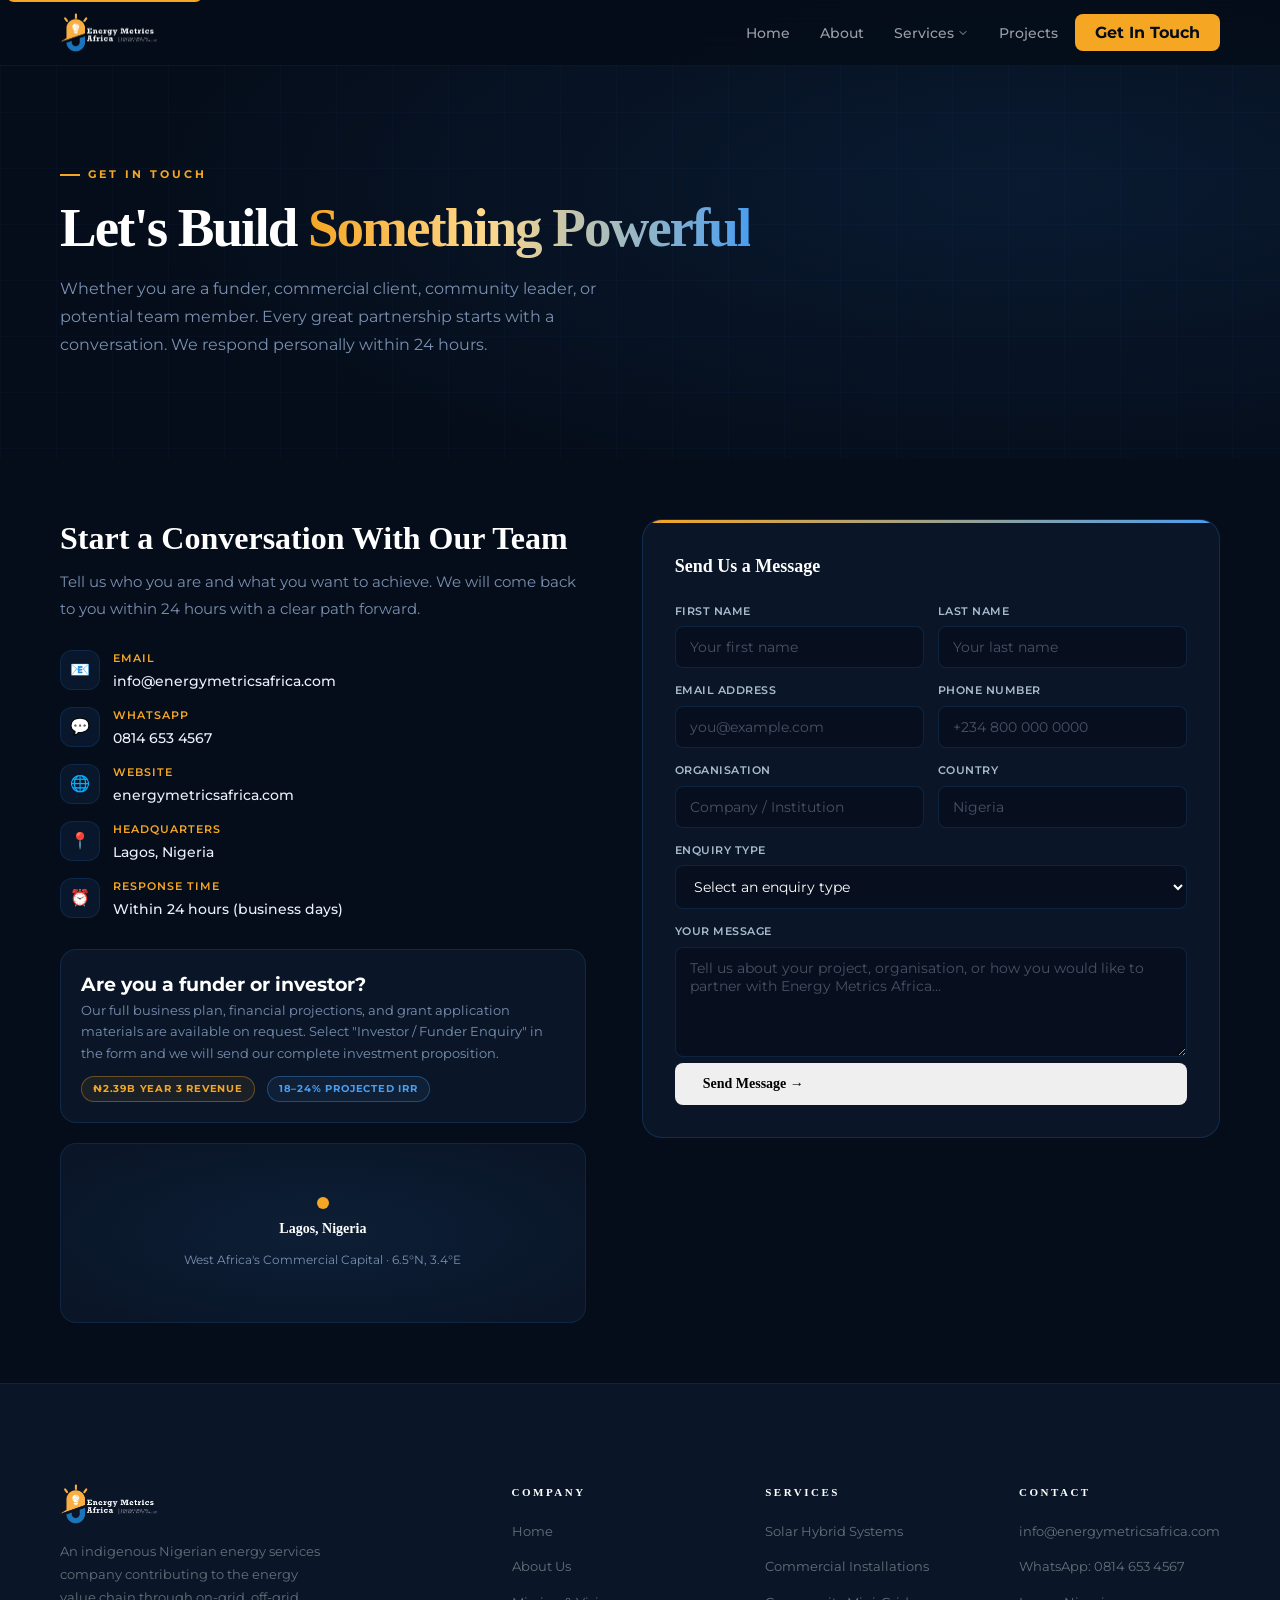
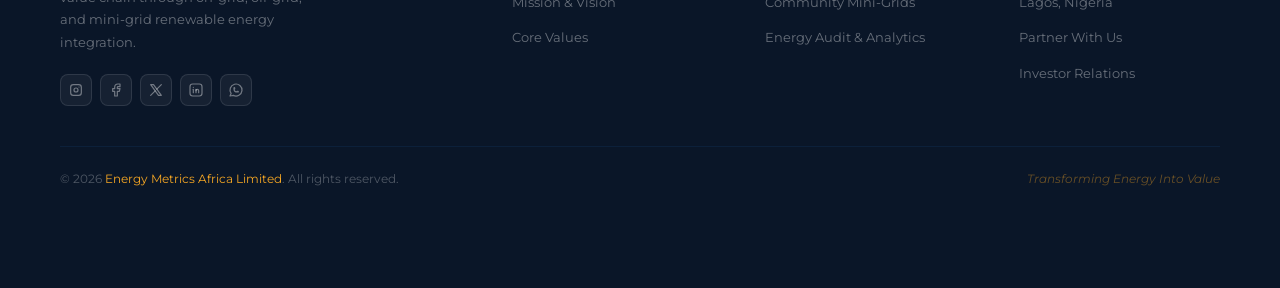
<file: contact.html>
<!doctype html>
<html lang="en">
  <head>
    <meta charset="UTF-8" />
    <meta name="viewport" content="width=device-width, initial-scale=1.0" />
    <meta
      name="description"
      content="Get in touch with Energy Metrics Africa Limited, Lagos, Nigeria. Enquire about solar systems, commercial installations, mini-grid partnerships, or investment opportunities."
    />
    <meta
      name="keywords"
      content="contact Energy Metrics Africa, solar enquiry Nigeria, mini-grid partnership, energy investment, Lagos Nigeria"
    />
    <meta name="author" content="Energy Metrics Africa Limited" />
    <meta name="robots" content="index, follow" />
    <link rel="canonical" href="https://energymetricsafrica.com/contact" />
    <meta property="og:title" content="Contact Us | Energy Metrics Africa" />
    <meta
      property="og:description"
      content="Get in touch with Energy Metrics Africa Limited, Lagos, Nigeria. Enquire about solar systems, commercial installations, mini-grid partnerships, or investment opportunities."
    />
    <meta
      property="og:image"
      content="https://energymetricsafrica.com/assets/logo-white.png"
    />
    <meta property="og:url" content="https://energymetricsafrica.com/contact" />
    <meta property="og:type" content="website" />
    <meta name="twitter:card" content="summary_large_image" />
    <meta name="twitter:title" content="Contact Us | Energy Metrics Africa" />
    <meta
      name="twitter:description"
      content="Get in touch with Energy Metrics Africa Limited, Lagos, Nigeria. Enquire about solar systems, commercial installations, mini-grid partnerships, or investment opportunities."
    />
    <meta
      name="twitter:image"
      content="https://energymetricsafrica.com/assets/logo-white.png"
    />
    <title>Contact Us | Energy Metrics Africa</title>
    <link rel="icon" href="assets/favicon.png" type="image/png" />
    <link rel="preconnect" href="https://fonts.googleapis.com" />
    <link rel="preconnect" href="https://fonts.gstatic.com" crossorigin />
    <link
      href="https://fonts.googleapis.com/css2?family=Montserrat:wght@400;500;600&display=swap"
      rel="stylesheet"
    />
    <link rel="preload" href="assets/logo-white.png" as="image" />
    <link rel="stylesheet" href="css/variables.css" />
    <link rel="stylesheet" href="css/base.css" />
    <link rel="stylesheet" href="css/nav.css" />
    <link rel="stylesheet" href="css/footer.css" />
    <link rel="stylesheet" href="css/contact.css" />
  </head>
  <body>
    <a href="#main" class="skip-link">Skip to main content</a>
    <header>
      <nav class="nav" role="navigation" aria-label="Main navigation">
        <a href="index.html" class="nav__logo"
          ><img
            src="assets/logo-white.png"
            alt="Energy Metrics Africa Limited"
            width="160"
            height="44"
        /></a>
        <ul class="nav__links" role="list">
          <li>
            <a href="index.html" class="nav__link" data-nav="index.html"
              >Home</a
            >
          </li>
          <li>
            <a href="about.html" class="nav__link" data-nav="about.html"
              >About</a
            >
          </li>
          <li class="nav__item nav__item--dropdown">
            <a href="/services" class="nav__link" data-nav="/services"
              >Services<svg
                class="nav__caret"
                viewBox="0 0 24 24"
                fill="none"
                stroke="currentColor"
                stroke-width="2"
                stroke-linecap="round"
                stroke-linejoin="round"
                aria-hidden="true"
              ><path d="m6 9 6 6 6-6" /></svg
            ></a>
            <div class="nav__dropdown">
              <a
                href="/services/off-grid-solar-hybrid-systems/"
                class="nav__dropdown-link"
                >Off-Grid Solar Hybrid Systems</a
              >
              <a
                href="/services/commercial-energy-installations/"
                class="nav__dropdown-link"
                >Commercial Energy Installations</a
              >
              <a
                href="/services/community-mini-grid-development/"
                class="nav__dropdown-link"
                >Community Mini-Grid Development</a
              >
              <a
                href="/services/energy-audit-analytics/"
                class="nav__dropdown-link"
                >Energy Audit &amp; Analytics</a
              >
            </div>
          </li>
          <li>
            <a href="projects.html" class="nav__link" data-nav="projects.html"
              >Projects</a
            >
          </li>
          <li>
            <a
              href="contact.html"
              class="nav__link--cta"
              data-nav="contact.html"
              >Get In Touch</a
            >
          </li>
        </ul>
        <button
          class="nav__hamburger"
          id="hamburger"
          aria-expanded="false"
          aria-controls="nav-drawer"
          aria-label="Toggle menu"
        >
          <span></span><span></span><span></span>
        </button>
      </nav>
      <div
        class="nav__drawer"
        id="nav-drawer"
        role="dialog"
        aria-label="Mobile navigation"
      >
        <a href="/" class="nav__drawer-link" data-nav="/">Home</a
        ><a href="/about" class="nav__drawer-link" data-nav="/about">About</a
        ><a href="/services" class="nav__drawer-link" data-nav="/services"
          >Services</a
        ><a
          href="/services/off-grid-solar-hybrid-systems/"
          class="nav__drawer-sublink"
          >Off-Grid Solar Hybrid Systems</a
        ><a
          href="/services/commercial-energy-installations/"
          class="nav__drawer-sublink"
          >Commercial Energy Installations</a
        ><a
          href="/services/community-mini-grid-development/"
          class="nav__drawer-sublink"
          >Community Mini-Grid Development</a
        ><a
          href="/services/energy-audit-analytics/"
          class="nav__drawer-sublink"
          >Energy Audit &amp; Analytics</a
        ><a href="/projects" class="nav__drawer-link" data-nav="/projects"
          >Projects</a
        ><a
          href="/contact"
          class="nav__drawer-cta is-active"
          data-nav="/contact"
          >Get In Touch</a
        >
      </div>
    </header>
    <main>
      <div class="page-hero">
        <div class="page-hero__bg" aria-hidden="true"></div>
        <div class="page-hero__grid" aria-hidden="true"></div>
        <div class="page-hero__inner">
          <div class="page-hero__eyebrow">Get In Touch</div>
          <h1 class="page-hero__title">
            Let's Build <span class="grad-text">Something Powerful</span>
          </h1>
          <p class="page-hero__sub">
            Whether you are a funder, commercial client, community leader, or
            potential team member. Every great partnership starts with a
            conversation. We respond personally within 24 hours.
          </p>
        </div>
      </div>
      <section
        class="section section--navy"
        aria-label="Contact information and form"
      >
        <div class="container">
          <div class="contact-grid">
            <div class="reveal">
              <h2 class="contact-info__title">
                Start a Conversation With Our Team
              </h2>
              <p class="contact-info__sub">
                Tell us who you are and what you want to achieve. We will come
                back to you within 24 hours with a clear path forward.
              </p>
              <div class="contact-items">
                <div class="ci">
                  <div class="ci__icon" aria-hidden="true">📧</div>
                  <div>
                    <p class="ci__label">Email</p>
                    <p class="ci__value">
                      <a href="mailto:info@energymetricsafrica.com"
                        >info@energymetricsafrica.com</a
                      >
                    </p>
                  </div>
                </div>
                <div class="ci">
                  <div class="ci__icon" aria-hidden="true">💬</div>
                  <div>
                    <p class="ci__label">WhatsApp</p>
                    <p class="ci__value">
                      <a
                        href="https://wa.me/2348146534567"
                        target="_blank"
                        rel="noopener noreferrer"
                        >0814 653 4567</a
                      >
                    </p>
                  </div>
                </div>
                <div class="ci">
                  <div class="ci__icon" aria-hidden="true">🌐</div>
                  <div>
                    <p class="ci__label">Website</p>
                    <p class="ci__value">energymetricsafrica.com</p>
                  </div>
                </div>
                <div class="ci">
                  <div class="ci__icon" aria-hidden="true">📍</div>
                  <div>
                    <p class="ci__label">Headquarters</p>
                    <p class="ci__value">Lagos, Nigeria</p>
                  </div>
                </div>
                <div class="ci">
                  <div class="ci__icon" aria-hidden="true">⏰</div>
                  <div>
                    <p class="ci__label">Response Time</p>
                    <p class="ci__value">Within 24 hours (business days)</p>
                  </div>
                </div>
              </div>
              <div class="investor-box">
                <h3>Are you a funder or investor?</h3>
                <p>
                  Our full business plan, financial projections, and grant
                  application materials are available on request. Select
                  "Investor / Funder Enquiry" in the form and we will send our
                  complete investment proposition.
                </p>
                <div class="btn-group">
                  <span class="tag tag--gold">&#8358;2.39B Year 3 Revenue</span
                  ><span class="tag tag--blue">18–24% Projected IRR</span>
                </div>
              </div>
              <div
                class="map-block"
                aria-label="Office location: Lagos, Nigeria"
              >
                <div class="map-dot" aria-hidden="true"></div>
                <p class="map-label">Lagos, Nigeria</p>
                <p class="map-sub">
                  West Africa's Commercial Capital &middot; 6.5&deg;N, 3.4&deg;E
                </p>
              </div>
            </div>
            <div class="contact-form reveal d2">
              <h2 class="form-title">Send Us a Message</h2>
              <!-- Contact form sends through Formspree (form ID in the action URL) -->
              <form
                id="contactForm"
                action="https://formspree.io/f/xjywpvzb"
                method="POST"
                novalidate
              >
                <input
                  type="hidden"
                  name="_subject"
                  value="New enquiry from the Energy Metrics Africa website"
                />
                <!-- Spam trap: hidden from people, bots fill it in -->
                <div class="form-trap" aria-hidden="true">
                  <label for="gotcha">Leave this empty</label>
                  <input
                    type="text"
                    id="gotcha"
                    name="_gotcha"
                    tabindex="-1"
                    autocomplete="off"
                  />
                </div>
                <div class="form-grid">
                  <div class="form-field">
                    <label class="form-label" for="firstName">First Name</label
                    ><input
                      class="form-input"
                      type="text"
                      id="firstName"
                      name="firstName"
                      placeholder="Your first name"
                      required
                    />
                  </div>
                  <div class="form-field">
                    <label class="form-label" for="lastName">Last Name</label
                    ><input
                      class="form-input"
                      type="text"
                      id="lastName"
                      name="lastName"
                      placeholder="Your last name"
                      required
                    />
                  </div>
                  <div class="form-field">
                    <label class="form-label" for="email">Email Address</label
                    ><input
                      class="form-input"
                      type="email"
                      id="email"
                      name="email"
                      placeholder="you@example.com"
                      required
                    />
                  </div>
                  <div class="form-field">
                    <label class="form-label" for="phone">Phone Number</label
                    ><input
                      class="form-input"
                      type="tel"
                      id="phone"
                      name="phone"
                      placeholder="+234 800 000 0000"
                    />
                  </div>
                  <div class="form-field">
                    <label class="form-label" for="org">Organisation</label
                    ><input
                      class="form-input"
                      type="text"
                      id="org"
                      name="organisation"
                      placeholder="Company / Institution"
                    />
                  </div>
                  <div class="form-field">
                    <label class="form-label" for="country">Country</label
                    ><input
                      class="form-input"
                      type="text"
                      id="country"
                      name="country"
                      placeholder="Nigeria"
                    />
                  </div>
                  <div class="form-field form-field--full">
                    <label class="form-label" for="enquiry">Enquiry Type</label>
                    <select class="form-select" id="enquiry" name="enquiryType">
                      <option value="">Select an enquiry type</option>
                      <option>Investor / Funder Enquiry</option>
                      <option>Residential Solar System</option>
                      <option>Commercial Installation</option>
                      <option>Mini-Grid Partnership</option>
                      <option>Energy Audit &amp; Analytics</option>
                      <option>Grant / Development Finance</option>
                      <option>Media / Press Enquiry</option>
                      <option>Career Opportunity</option>
                      <option>Other</option>
                    </select>
                  </div>
                  <div class="form-field form-field--full">
                    <label class="form-label" for="message">Your Message</label
                    ><textarea
                      class="form-textarea"
                      id="message"
                      name="message"
                      placeholder="Tell us about your project, organisation, or how you would like to partner with Energy Metrics Africa..."
                      required
                    ></textarea>
                  </div>
                </div>
                <button type="submit" class="btn btn--navy form-submit">
                  Send Message &rarr;
                </button>
                <div class="form-success" id="formSuccess" role="alert">
                  &check; Thank you! We will be in touch within 24 hours.
                </div>
                <div class="form-error" id="formError" role="alert">
                  Sorry, your message didn&rsquo;t send. Please try again, or
                  email us at
                  <a href="mailto:info@energymetricsafrica.com"
                    >info@energymetricsafrica.com</a
                  >.
                </div>
              </form>
            </div>
          </div>
        </div>
      </section>
    </main>
    <footer class="footer" role="contentinfo">
      <div class="container">
        <div class="footer__grid">
          <div>
            <div class="footer__brand-logo">
              <img
                src="assets/logo-white.png"
                alt="Energy Metrics Africa"
                width="140"
                height="38"
              />
            </div>
            <p class="footer__brand-desc">
              An indigenous Nigerian energy services company contributing to the
              energy value chain through on-grid, off-grid, and mini-grid
              renewable energy integration.
            </p>
            <div class="footer__socials">
              <a
                href="https://www.instagram.com/energymetrics/"
                class="footer__social"
                aria-label="Instagram"
                target="_blank"
                rel="noopener noreferrer"
                ><svg viewBox="0 0 24 24" fill="none" stroke="currentColor" stroke-width="1.8" stroke-linecap="round" stroke-linejoin="round" aria-hidden="true" focusable="false"><path d="M4 8a4 4 0 0 1 4-4h8a4 4 0 0 1 4 4v8a4 4 0 0 1-4 4H8a4 4 0 0 1-4-4z"/><path d="M9 12a3 3 0 1 0 6 0a3 3 0 0 0-6 0"/><path d="M16.5 7.5v.01"/></svg></a>
              <a
                href="https://www.facebook.com/profile.php?id=61573448944891"
                class="footer__social"
                aria-label="Facebook"
                target="_blank"
                rel="noopener noreferrer"
                ><svg viewBox="0 0 24 24" fill="none" stroke="currentColor" stroke-width="1.8" stroke-linecap="round" stroke-linejoin="round" aria-hidden="true" focusable="false"><path d="M7 10v4h3v7h4v-7h3l1-4h-4V8a1 1 0 0 1 1-1h3V3h-3a5 5 0 0 0-5 5v2H7"/></svg></a>
              <a
                href="https://x.com/emetricsafrica"
                class="footer__social"
                aria-label="Twitter/X"
                target="_blank"
                rel="noopener noreferrer"
                ><svg viewBox="0 0 24 24" fill="none" stroke="currentColor" stroke-width="1.8" stroke-linecap="round" stroke-linejoin="round" aria-hidden="true" focusable="false"><path d="M4 4l11.733 16H20L8.267 4z"/><path d="M4 20l6.768-6.768m2.46-2.46L20 4"/></svg></a>
              <a
                href="https://www.linkedin.com/in/energy-metrics-617b68352/"
                class="footer__social"
                aria-label="LinkedIn"
                target="_blank"
                rel="noopener noreferrer"
                ><svg viewBox="0 0 24 24" fill="none" stroke="currentColor" stroke-width="1.8" stroke-linecap="round" stroke-linejoin="round" aria-hidden="true" focusable="false"><path d="M8 11v5"/><path d="M8 8v.01"/><path d="M12 16v-5"/><path d="M16 16v-3a2 2 0 1 0-4 0"/><path d="M3 7a4 4 0 0 1 4-4h10a4 4 0 0 1 4 4v10a4 4 0 0 1-4 4H7a4 4 0 0 1-4-4z"/></svg></a>
              <a
                href="https://wa.me/2348146534567"
                class="footer__social"
                aria-label="WhatsApp"
                target="_blank"
                rel="noopener noreferrer"
                ><svg viewBox="0 0 24 24" fill="none" stroke="currentColor" stroke-width="1.8" stroke-linecap="round" stroke-linejoin="round" aria-hidden="true" focusable="false"><path d="M3 21l1.65-3.8a9 9 0 1 1 3.4 2.9L3 21"/><path d="M9 10a.5.5 0 0 0 1 0V9a.5.5 0 0 0-1 0v1a5 5 0 0 0 5 5h1a.5.5 0 0 0 0-1h-1a.5.5 0 0 0 0 1"/></svg></a>
            </div>
          </div>
          <div class="footer__col">
            <h5>Company</h5>
            <ul>
              <li><a href="/">Home</a></li>
              <li><a href="/about">About Us</a></li>
              <li><a href="/about#mission">Mission &amp; Vision</a></li>
              <li><a href="/about#values">Core Values</a></li>
            </ul>
          </div>
          <div class="footer__col">
            <h5>Services</h5>
            <ul>
              <li><a href="/services">Solar Hybrid Systems</a></li>
              <li><a href="/services">Commercial Installations</a></li>
              <li><a href="/services">Community Mini-Grids</a></li>
              <li><a href="/services">Energy Audit &amp; Analytics</a></li>
            </ul>
          </div>
          <div class="footer__col">
            <h5>Contact</h5>
            <ul>
              <li>
                <a href="mailto:info@energymetricsafrica.com"
                  >info@energymetricsafrica.com</a
                >
              </li>
              <li>
                <a href="https://wa.me/2348146534567" target="_blank" rel="noopener noreferrer"
                  >WhatsApp: 0814 653 4567</a
                >
              </li>
              <li><a href="contact.html">Lagos, Nigeria</a></li>
              <li><a href="contact.html">Partner With Us</a></li>
              <li><a href="contact.html">Investor Relations</a></li>
            </ul>
          </div>
        </div>
        <div class="footer__bottom">
          <p>
            &copy; 2026 <span>Energy Metrics Africa Limited</span>. All rights
            reserved.
          </p>
          <p class="footer__tagline">Transforming Energy Into Value</p>
        </div>
      </div>
    </footer>
    <script src="js/main.js" defer></script>
  </body>
</html>
</file>
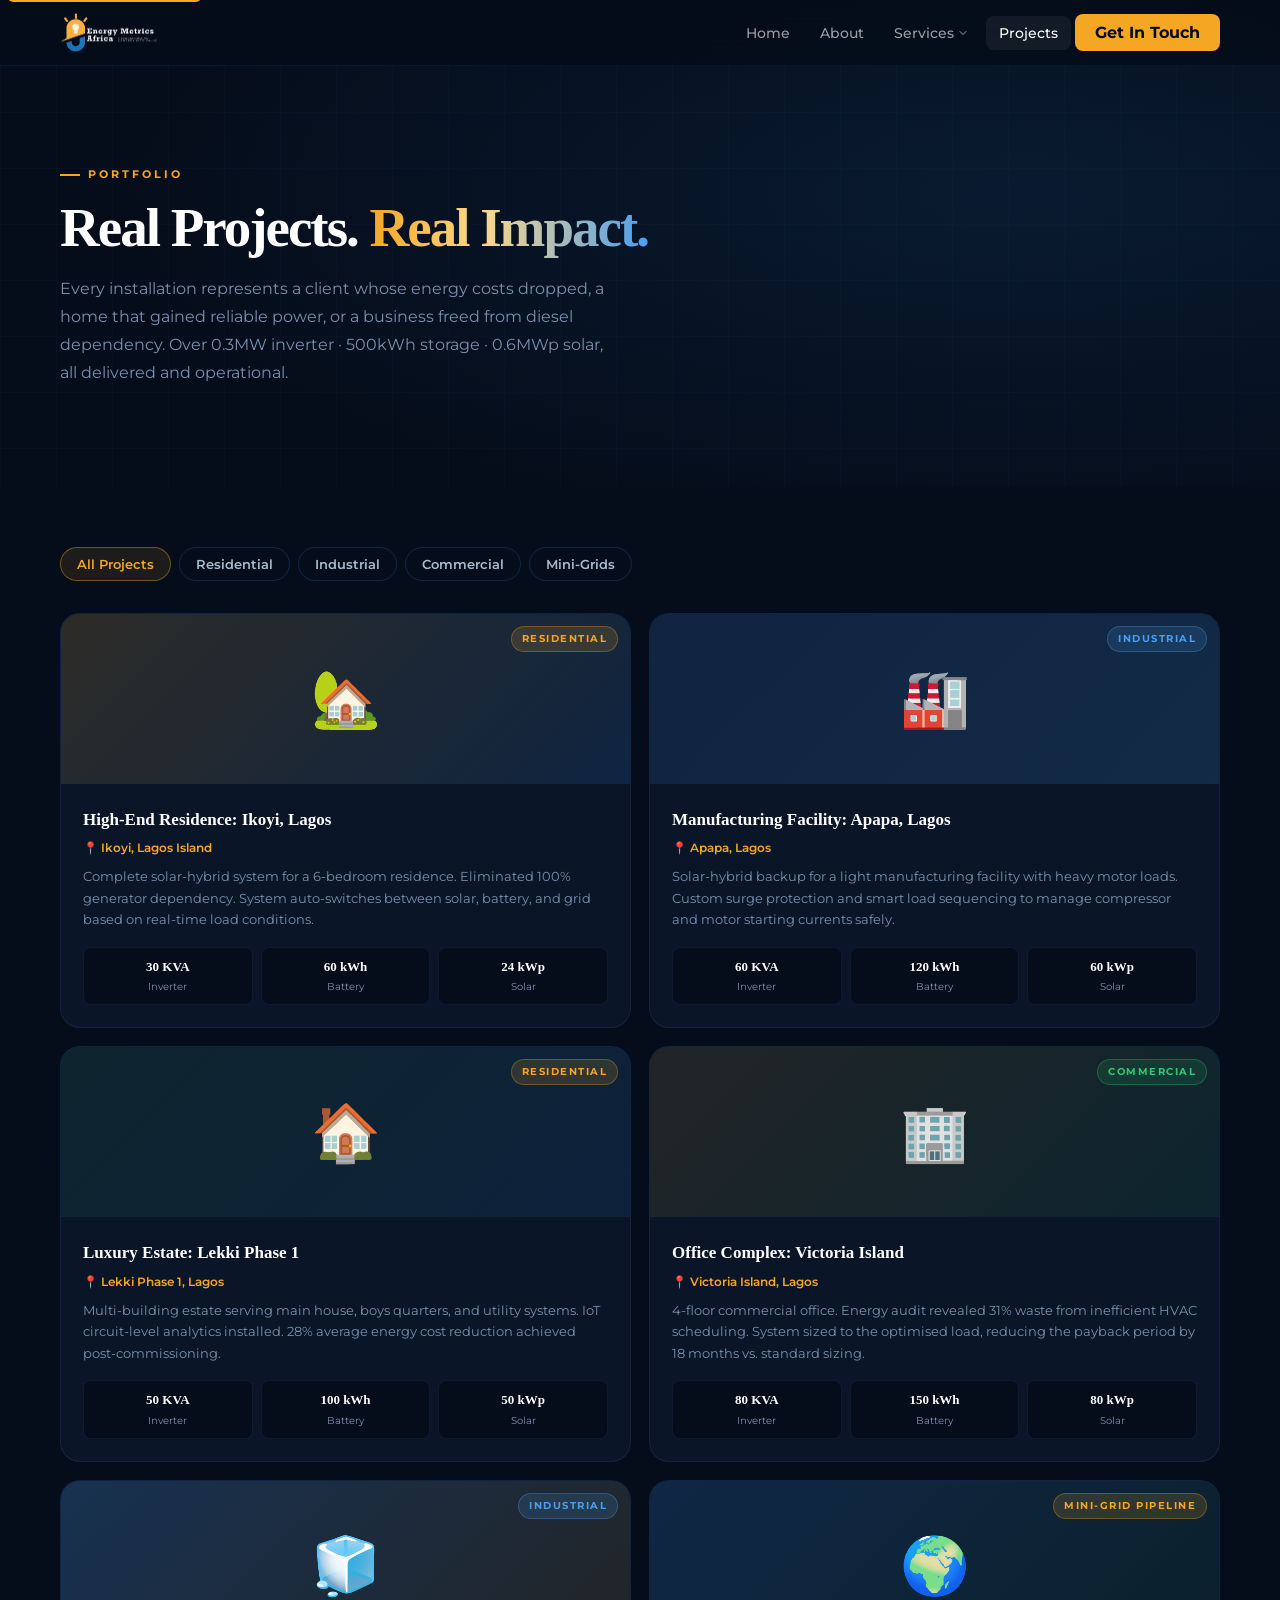
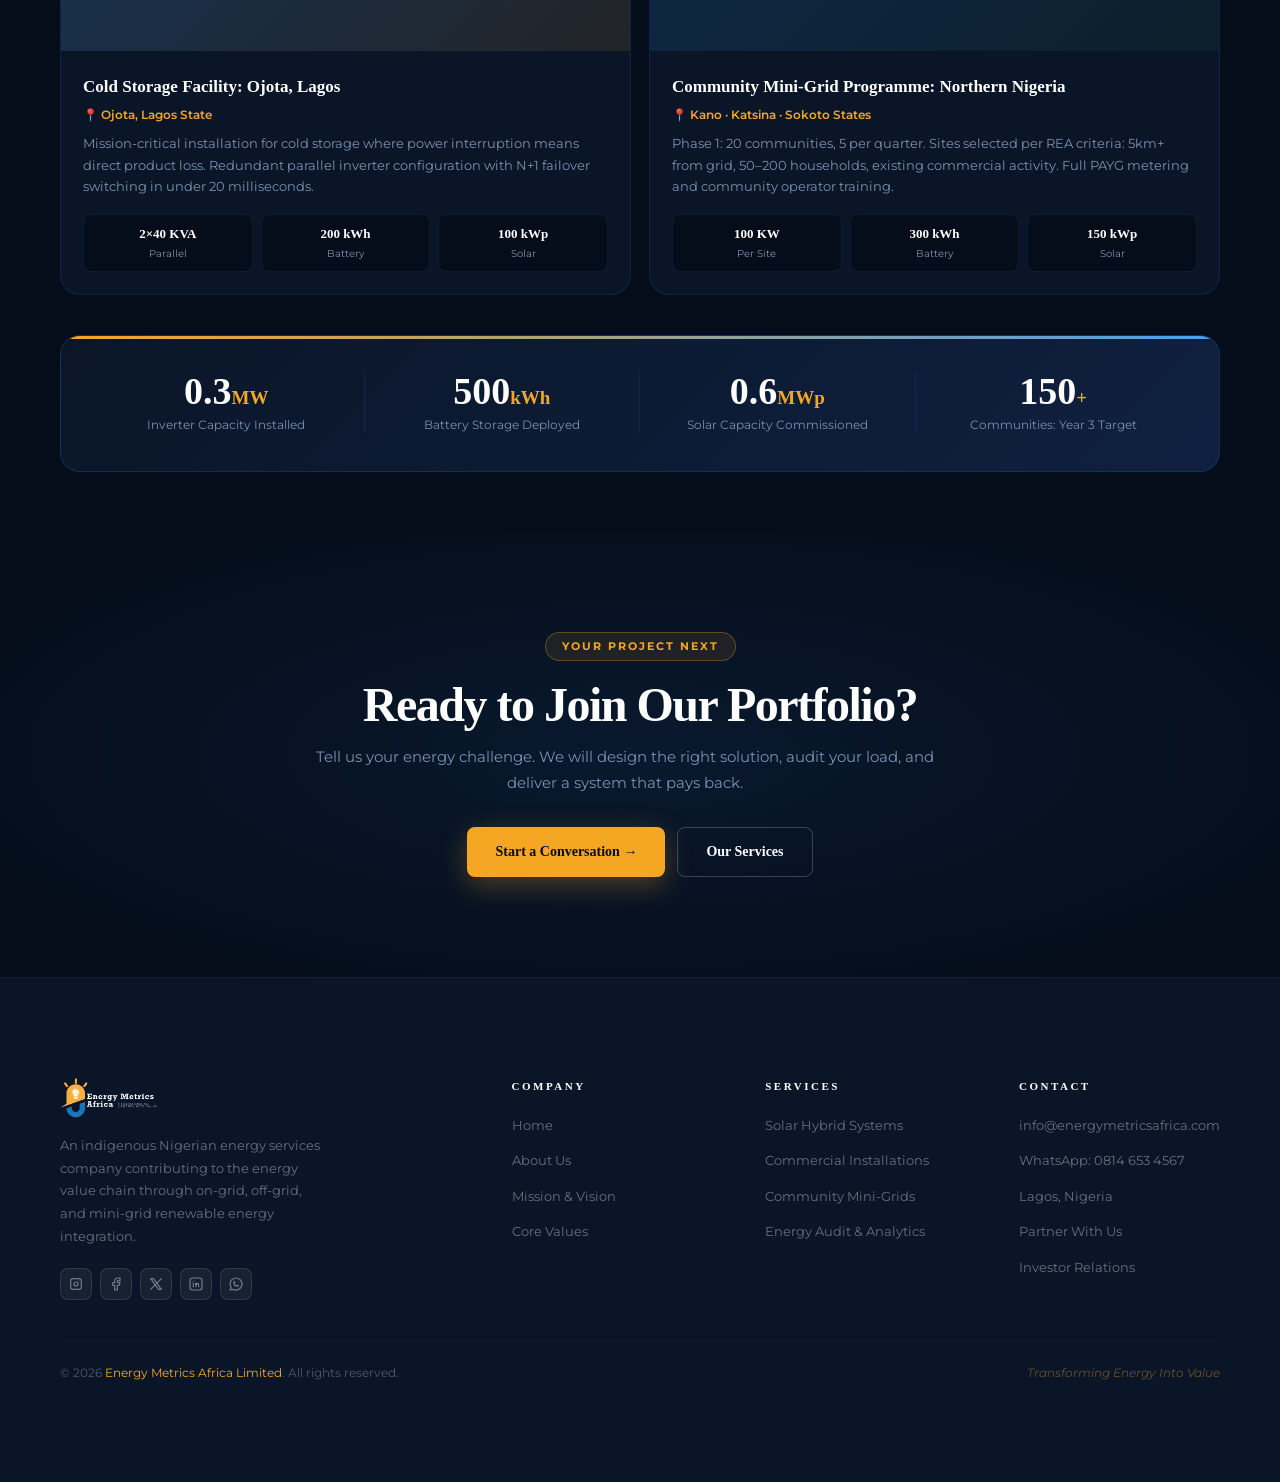
<file: projects.html>
<!doctype html>
<html lang="en">
  <head>
    <meta charset="UTF-8" />
    <meta name="viewport" content="width=device-width, initial-scale=1.0" />
    <meta
      name="description"
      content="Our track record: over 0.3MW inverter, 500kWh storage, and 0.6MWp solar installed across residential, industrial, and commercial projects in Lagos and beyond."
    />
    <meta
      name="keywords"
      content="solar projects Nigeria, energy installations, renewable energy case studies, mini-grid projects, solar hybrid systems"
    />
    <meta name="author" content="Energy Metrics Africa Limited" />
    <meta name="robots" content="index, follow" />
    <link rel="canonical" href="https://energymetricsafrica.com/projects" />
    <meta property="og:title" content="Projects | Energy Metrics Africa" />
    <meta
      property="og:description"
      content="Our track record: over 0.3MW inverter, 500kWh storage, and 0.6MWp solar installed across residential, industrial, and commercial projects in Lagos and beyond."
    />
    <meta
      property="og:image"
      content="https://energymetricsafrica.com/assets/logo-white.png"
    />
    <meta
      property="og:url"
      content="https://energymetricsafrica.com/projects"
    />
    <meta property="og:type" content="website" />
    <meta name="twitter:card" content="summary_large_image" />
    <meta name="twitter:title" content="Projects | Energy Metrics Africa" />
    <meta
      name="twitter:description"
      content="Our track record: over 0.3MW inverter, 500kWh storage, and 0.6MWp solar installed across residential, industrial, and commercial projects in Lagos and beyond."
    />
    <meta
      name="twitter:image"
      content="https://energymetricsafrica.com/assets/logo-white.png"
    />
    <title>Projects | Energy Metrics Africa</title>
    <link rel="icon" href="assets/favicon.png" type="image/png" />
    <link rel="preconnect" href="https://fonts.googleapis.com" />
    <link rel="preconnect" href="https://fonts.gstatic.com" crossorigin />
    <link
      href="https://fonts.googleapis.com/css2?family=Montserrat:wght@400;500;600&display=swap"
      rel="stylesheet"
    />
    <link rel="preload" href="assets/logo-white.png" as="image" />
    <link rel="stylesheet" href="css/variables.css" />
    <link rel="stylesheet" href="css/base.css" />
    <link rel="stylesheet" href="css/nav.css" />
    <link rel="stylesheet" href="css/footer.css" />
    <link rel="stylesheet" href="css/projects.css" />
  </head>
  <body>
    <a href="#main" class="skip-link">Skip to main content</a>
    <header>
      <nav class="nav" role="navigation" aria-label="Main navigation">
        <a href="/" class="nav__logo"
          ><img
            src="assets/logo-white.png"
            alt="Energy Metrics Africa Limited"
            width="160"
            height="44"
        /></a>
        <ul class="nav__links" role="list">
          <li>
            <a href="/" class="nav__link" data-nav="/">Home</a>
          </li>
          <li>
            <a href="/about" class="nav__link" data-nav="/about">About</a>
          </li>
          <li class="nav__item nav__item--dropdown">
            <a href="/services" class="nav__link" data-nav="/services"
              >Services<svg
                class="nav__caret"
                viewBox="0 0 24 24"
                fill="none"
                stroke="currentColor"
                stroke-width="2"
                stroke-linecap="round"
                stroke-linejoin="round"
                aria-hidden="true"
              ><path d="m6 9 6 6 6-6" /></svg
            ></a>
            <div class="nav__dropdown">
              <a
                href="/services/off-grid-solar-hybrid-systems/"
                class="nav__dropdown-link"
                >Off-Grid Solar Hybrid Systems</a
              >
              <a
                href="/services/commercial-energy-installations/"
                class="nav__dropdown-link"
                >Commercial Energy Installations</a
              >
              <a
                href="/services/community-mini-grid-development/"
                class="nav__dropdown-link"
                >Community Mini-Grid Development</a
              >
              <a
                href="/services/energy-audit-analytics/"
                class="nav__dropdown-link"
                >Energy Audit &amp; Analytics</a
              >
            </div>
          </li>
          <li>
            <a href="/projects" class="nav__link is-active" data-nav="/projects"
              >Projects</a
            >
          </li>
          <li>
            <a href="/contact" class="nav__link--cta" data-nav="/contact"
              >Get In Touch</a
            >
          </li>
        </ul>
        <button
          class="nav__hamburger"
          id="hamburger"
          aria-expanded="false"
          aria-controls="nav-drawer"
          aria-label="Toggle menu"
        >
          <span></span><span></span><span></span>
        </button>
      </nav>
      <div
        class="nav__drawer"
        id="nav-drawer"
        role="dialog"
        aria-label="Mobile navigation"
      >
        <a href="index.html" class="nav__drawer-link" data-nav="index.html"
          >Home</a
        ><a href="about.html" class="nav__drawer-link" data-nav="about.html"
          >About</a
        ><a
          href="/services"
          class="nav__drawer-link"
          data-nav="/services"
          >Services</a
        ><a
          href="/services/off-grid-solar-hybrid-systems/"
          class="nav__drawer-sublink"
          >Off-Grid Solar Hybrid Systems</a
        ><a
          href="/services/commercial-energy-installations/"
          class="nav__drawer-sublink"
          >Commercial Energy Installations</a
        ><a
          href="/services/community-mini-grid-development/"
          class="nav__drawer-sublink"
          >Community Mini-Grid Development</a
        ><a
          href="/services/energy-audit-analytics/"
          class="nav__drawer-sublink"
          >Energy Audit &amp; Analytics</a
        ><a
          href="projects.html"
          class="nav__drawer-link is-active"
          data-nav="projects.html"
          >Projects</a
        ><a href="contact.html" class="nav__drawer-cta" data-nav="contact.html"
          >Get In Touch</a
        >
      </div>
    </header>
    <main>
      <div class="page-hero">
        <div class="page-hero__bg" aria-hidden="true"></div>
        <div class="page-hero__grid" aria-hidden="true"></div>
        <div class="page-hero__inner">
          <div class="page-hero__eyebrow">Portfolio</div>
          <h1 class="page-hero__title">
            Real Projects. <span class="grad-text">Real Impact.</span>
          </h1>
          <p class="page-hero__sub">
            Every installation represents a client whose energy costs dropped, a
            home that gained reliable power, or a business freed from diesel
            dependency. Over 0.3MW inverter &middot; 500kWh storage &middot;
            0.6MWp solar, all delivered and operational.
          </p>
        </div>
      </div>
      <section class="section section--navy" aria-label="Project portfolio">
        <div class="container">
          <div
            class="filter-row"
            role="group"
            aria-label="Filter projects by category"
          >
            <button class="filter-btn is-active" data-filter="all">
              All Projects
            </button>
            <button class="filter-btn" data-filter="residential">
              Residential
            </button>
            <button class="filter-btn" data-filter="industrial">
              Industrial
            </button>
            <button class="filter-btn" data-filter="commercial">
              Commercial
            </button>
            <button class="filter-btn" data-filter="minigrid">
              Mini-Grids
            </button>
          </div>
          <div class="projects-grid" id="projGrid">
            <article class="proj-card reveal" data-category="residential">
              <div class="proj-thumb pt-1" aria-hidden="true">
                <span>🏡</span>
                <div class="proj-badge pb-gold">Residential</div>
              </div>
              <div class="proj-body">
                <h2 class="proj-title">High-End Residence: Ikoyi, Lagos</h2>
                <p class="proj-loc">📍 Ikoyi, Lagos Island</p>
                <p class="proj-desc">
                  Complete solar-hybrid system for a 6-bedroom residence.
                  Eliminated 100% generator dependency. System auto-switches
                  between solar, battery, and grid based on real-time load
                  conditions.
                </p>
                <div class="proj-specs" role="list">
                  <div class="pspec" role="listitem">
                    <span class="pspec__val">30 KVA</span
                    ><span class="pspec__label">Inverter</span>
                  </div>
                  <div class="pspec" role="listitem">
                    <span class="pspec__val">60 kWh</span
                    ><span class="pspec__label">Battery</span>
                  </div>
                  <div class="pspec" role="listitem">
                    <span class="pspec__val">24 kWp</span
                    ><span class="pspec__label">Solar</span>
                  </div>
                </div>
              </div>
            </article>
            <article class="proj-card reveal d1" data-category="industrial">
              <div class="proj-thumb pt-2" aria-hidden="true">
                <span>🏭</span>
                <div class="proj-badge pb-blue">Industrial</div>
              </div>
              <div class="proj-body">
                <h2 class="proj-title">
                  Manufacturing Facility: Apapa, Lagos
                </h2>
                <p class="proj-loc">📍 Apapa, Lagos</p>
                <p class="proj-desc">
                  Solar-hybrid backup for a light manufacturing facility with
                  heavy motor loads. Custom surge protection and smart load
                  sequencing to manage compressor and motor starting currents
                  safely.
                </p>
                <div class="proj-specs" role="list">
                  <div class="pspec">
                    <span class="pspec__val">60 KVA</span
                    ><span class="pspec__label">Inverter</span>
                  </div>
                  <div class="pspec">
                    <span class="pspec__val">120 kWh</span
                    ><span class="pspec__label">Battery</span>
                  </div>
                  <div class="pspec">
                    <span class="pspec__val">60 kWp</span
                    ><span class="pspec__label">Solar</span>
                  </div>
                </div>
              </div>
            </article>
            <article class="proj-card reveal d2" data-category="residential">
              <div class="proj-thumb pt-3" aria-hidden="true">
                <span>🏠</span>
                <div class="proj-badge pb-gold">Residential</div>
              </div>
              <div class="proj-body">
                <h2 class="proj-title">Luxury Estate: Lekki Phase 1</h2>
                <p class="proj-loc">📍 Lekki Phase 1, Lagos</p>
                <p class="proj-desc">
                  Multi-building estate serving main house, boys quarters, and
                  utility systems. IoT circuit-level analytics installed. 28%
                  average energy cost reduction achieved post-commissioning.
                </p>
                <div class="proj-specs" role="list">
                  <div class="pspec">
                    <span class="pspec__val">50 KVA</span
                    ><span class="pspec__label">Inverter</span>
                  </div>
                  <div class="pspec">
                    <span class="pspec__val">100 kWh</span
                    ><span class="pspec__label">Battery</span>
                  </div>
                  <div class="pspec">
                    <span class="pspec__val">50 kWp</span
                    ><span class="pspec__label">Solar</span>
                  </div>
                </div>
              </div>
            </article>
            <article class="proj-card reveal d3" data-category="commercial">
              <div class="proj-thumb pt-4" aria-hidden="true">
                <span>🏢</span>
                <div class="proj-badge pb-green">Commercial</div>
              </div>
              <div class="proj-body">
                <h2 class="proj-title">Office Complex: Victoria Island</h2>
                <p class="proj-loc">📍 Victoria Island, Lagos</p>
                <p class="proj-desc">
                  4-floor commercial office. Energy audit revealed 31% waste
                  from inefficient HVAC scheduling. System sized to the
                  optimised load, reducing the payback period by 18 months vs.
                  standard sizing.
                </p>
                <div class="proj-specs" role="list">
                  <div class="pspec">
                    <span class="pspec__val">80 KVA</span
                    ><span class="pspec__label">Inverter</span>
                  </div>
                  <div class="pspec">
                    <span class="pspec__val">150 kWh</span
                    ><span class="pspec__label">Battery</span>
                  </div>
                  <div class="pspec">
                    <span class="pspec__val">80 kWp</span
                    ><span class="pspec__label">Solar</span>
                  </div>
                </div>
              </div>
            </article>
            <article class="proj-card reveal d1" data-category="industrial">
              <div class="proj-thumb pt-5" aria-hidden="true">
                <span>🧊</span>
                <div class="proj-badge pb-blue">Industrial</div>
              </div>
              <div class="proj-body">
                <h2 class="proj-title">Cold Storage Facility: Ojota, Lagos</h2>
                <p class="proj-loc">📍 Ojota, Lagos State</p>
                <p class="proj-desc">
                  Mission-critical installation for cold storage where power
                  interruption means direct product loss. Redundant parallel
                  inverter configuration with N+1 failover switching in under 20
                  milliseconds.
                </p>
                <div class="proj-specs" role="list">
                  <div class="pspec">
                    <span class="pspec__val">2&times;40 KVA</span
                    ><span class="pspec__label">Parallel</span>
                  </div>
                  <div class="pspec">
                    <span class="pspec__val">200 kWh</span
                    ><span class="pspec__label">Battery</span>
                  </div>
                  <div class="pspec">
                    <span class="pspec__val">100 kWp</span
                    ><span class="pspec__label">Solar</span>
                  </div>
                </div>
              </div>
            </article>
            <article class="proj-card reveal d2" data-category="minigrid">
              <div class="proj-thumb pt-6" aria-hidden="true">
                <span>🌍</span>
                <div class="proj-badge pb-gold">Mini-Grid Pipeline</div>
              </div>
              <div class="proj-body">
                <h2 class="proj-title">
                  Community Mini-Grid Programme: Northern Nigeria
                </h2>
                <p class="proj-loc">
                  📍 Kano &middot; Katsina &middot; Sokoto States
                </p>
                <p class="proj-desc">
                  Phase 1: 20 communities, 5 per quarter. Sites selected per REA
                  criteria: 5km+ from grid, 50–200 households, existing
                  commercial activity. Full PAYG metering and community operator
                  training.
                </p>
                <div class="proj-specs" role="list">
                  <div class="pspec">
                    <span class="pspec__val">100 KW</span
                    ><span class="pspec__label">Per Site</span>
                  </div>
                  <div class="pspec">
                    <span class="pspec__val">300 kWh</span
                    ><span class="pspec__label">Battery</span>
                  </div>
                  <div class="pspec">
                    <span class="pspec__val">150 kWp</span
                    ><span class="pspec__label">Solar</span>
                  </div>
                </div>
              </div>
            </article>
          </div>
          <div class="projects-banner reveal">
            <div class="pb-grid">
              <div class="pb-item">
                <span class="pb-item__val">0.3<span>MW</span></span>
                <p class="pb-item__label">Inverter Capacity Installed</p>
              </div>
              <div class="pb-item">
                <span class="pb-item__val">500<span>kWh</span></span>
                <p class="pb-item__label">Battery Storage Deployed</p>
              </div>
              <div class="pb-item">
                <span class="pb-item__val">0.6<span>MWp</span></span>
                <p class="pb-item__label">Solar Capacity Commissioned</p>
              </div>
              <div class="pb-item">
                <span class="pb-item__val">150<span>+</span></span>
                <p class="pb-item__label">Communities: Year 3 Target</p>
              </div>
            </div>
          </div>
        </div>
      </section>
      <section class="cta-section" aria-label="Call to action">
        <div class="cta-inner reveal">
          <div class="cta-pill">Your Project Next</div>
          <h2 class="cta-title">Ready to Join Our Portfolio?</h2>
          <p class="cta-sub">
            Tell us your energy challenge. We will design the right solution,
            audit your load, and deliver a system that pays back.
          </p>
          <div class="btn-group" style="justify-content: center">
            <a href="/contact" class="btn btn--gold"
              >Start a Conversation &rarr;</a
            ><a href="/services" class="btn btn--outline-white">Our Services</a>
          </div>
        </div>
      </section>
    </main>
    <footer class="footer" role="contentinfo">
      <div class="container">
        <div class="footer__grid">
          <div>
            <div class="footer__brand-logo">
              <img
                src="assets/logo-white.png"
                alt="Energy Metrics Africa"
                width="140"
                height="38"
              />
            </div>
            <p class="footer__brand-desc">
              An indigenous Nigerian energy services company contributing to the
              energy value chain through on-grid, off-grid, and mini-grid
              renewable energy integration.
            </p>
            <div class="footer__socials">
              <a
                href="https://www.instagram.com/energymetrics/"
                class="footer__social"
                aria-label="Instagram"
                target="_blank"
                rel="noopener noreferrer"
                ><svg viewBox="0 0 24 24" fill="none" stroke="currentColor" stroke-width="1.8" stroke-linecap="round" stroke-linejoin="round" aria-hidden="true" focusable="false"><path d="M4 8a4 4 0 0 1 4-4h8a4 4 0 0 1 4 4v8a4 4 0 0 1-4 4H8a4 4 0 0 1-4-4z"/><path d="M9 12a3 3 0 1 0 6 0a3 3 0 0 0-6 0"/><path d="M16.5 7.5v.01"/></svg></a>
              <a
                href="https://www.facebook.com/profile.php?id=61573448944891"
                class="footer__social"
                aria-label="Facebook"
                target="_blank"
                rel="noopener noreferrer"
                ><svg viewBox="0 0 24 24" fill="none" stroke="currentColor" stroke-width="1.8" stroke-linecap="round" stroke-linejoin="round" aria-hidden="true" focusable="false"><path d="M7 10v4h3v7h4v-7h3l1-4h-4V8a1 1 0 0 1 1-1h3V3h-3a5 5 0 0 0-5 5v2H7"/></svg></a>
              <a
                href="https://x.com/emetricsafrica"
                class="footer__social"
                aria-label="Twitter/X"
                target="_blank"
                rel="noopener noreferrer"
                ><svg viewBox="0 0 24 24" fill="none" stroke="currentColor" stroke-width="1.8" stroke-linecap="round" stroke-linejoin="round" aria-hidden="true" focusable="false"><path d="M4 4l11.733 16H20L8.267 4z"/><path d="M4 20l6.768-6.768m2.46-2.46L20 4"/></svg></a>
              <a
                href="https://www.linkedin.com/in/energy-metrics-617b68352/"
                class="footer__social"
                aria-label="LinkedIn"
                target="_blank"
                rel="noopener noreferrer"
                ><svg viewBox="0 0 24 24" fill="none" stroke="currentColor" stroke-width="1.8" stroke-linecap="round" stroke-linejoin="round" aria-hidden="true" focusable="false"><path d="M8 11v5"/><path d="M8 8v.01"/><path d="M12 16v-5"/><path d="M16 16v-3a2 2 0 1 0-4 0"/><path d="M3 7a4 4 0 0 1 4-4h10a4 4 0 0 1 4 4v10a4 4 0 0 1-4 4H7a4 4 0 0 1-4-4z"/></svg></a>
              <a
                href="https://wa.me/2348146534567"
                class="footer__social"
                aria-label="WhatsApp"
                target="_blank"
                rel="noopener noreferrer"
                ><svg viewBox="0 0 24 24" fill="none" stroke="currentColor" stroke-width="1.8" stroke-linecap="round" stroke-linejoin="round" aria-hidden="true" focusable="false"><path d="M3 21l1.65-3.8a9 9 0 1 1 3.4 2.9L3 21"/><path d="M9 10a.5.5 0 0 0 1 0V9a.5.5 0 0 0-1 0v1a5 5 0 0 0 5 5h1a.5.5 0 0 0 0-1h-1a.5.5 0 0 0 0 1"/></svg></a>
            </div>
          </div>
          <div class="footer__col">
            <h5>Company</h5>
            <ul>
              <li><a href="/">Home</a></li>
              <li><a href="/about">About Us</a></li>
              <li><a href="/about#mission">Mission &amp; Vision</a></li>
              <li><a href="/about#values">Core Values</a></li>
            </ul>
          </div>
          <div class="footer__col">
            <h5>Services</h5>
            <ul>
              <li><a href="/services">Solar Hybrid Systems</a></li>
              <li><a href="/services">Commercial Installations</a></li>
              <li><a href="/services">Community Mini-Grids</a></li>
              <li><a href="/services">Energy Audit &amp; Analytics</a></li>
            </ul>
          </div>
          <div class="footer__col">
            <h5>Contact</h5>
            <ul>
              <li>
                <a href="mailto:info@energymetricsafrica.com"
                  >info@energymetricsafrica.com</a
                >
              </li>
              <li>
                <a href="https://wa.me/2348146534567" target="_blank" rel="noopener noreferrer"
                  >WhatsApp: 0814 653 4567</a
                >
              </li>
              <li><a href="/contact">Lagos, Nigeria</a></li>
              <li><a href="/contact">Partner With Us</a></li>
              <li><a href="/contact">Investor Relations</a></li>
            </ul>
          </div>
        </div>
        <div class="footer__bottom">
          <p>
            &copy; 2026 <span>Energy Metrics Africa Limited</span>. All rights
            reserved.
          </p>
          <p class="footer__tagline">Transforming Energy Into Value</p>
        </div>
      </div>
    </footer>
    <script src="js/main.js" defer></script>
    <script src="js/projects.js" defer></script>
  </body>
</html>
</file>
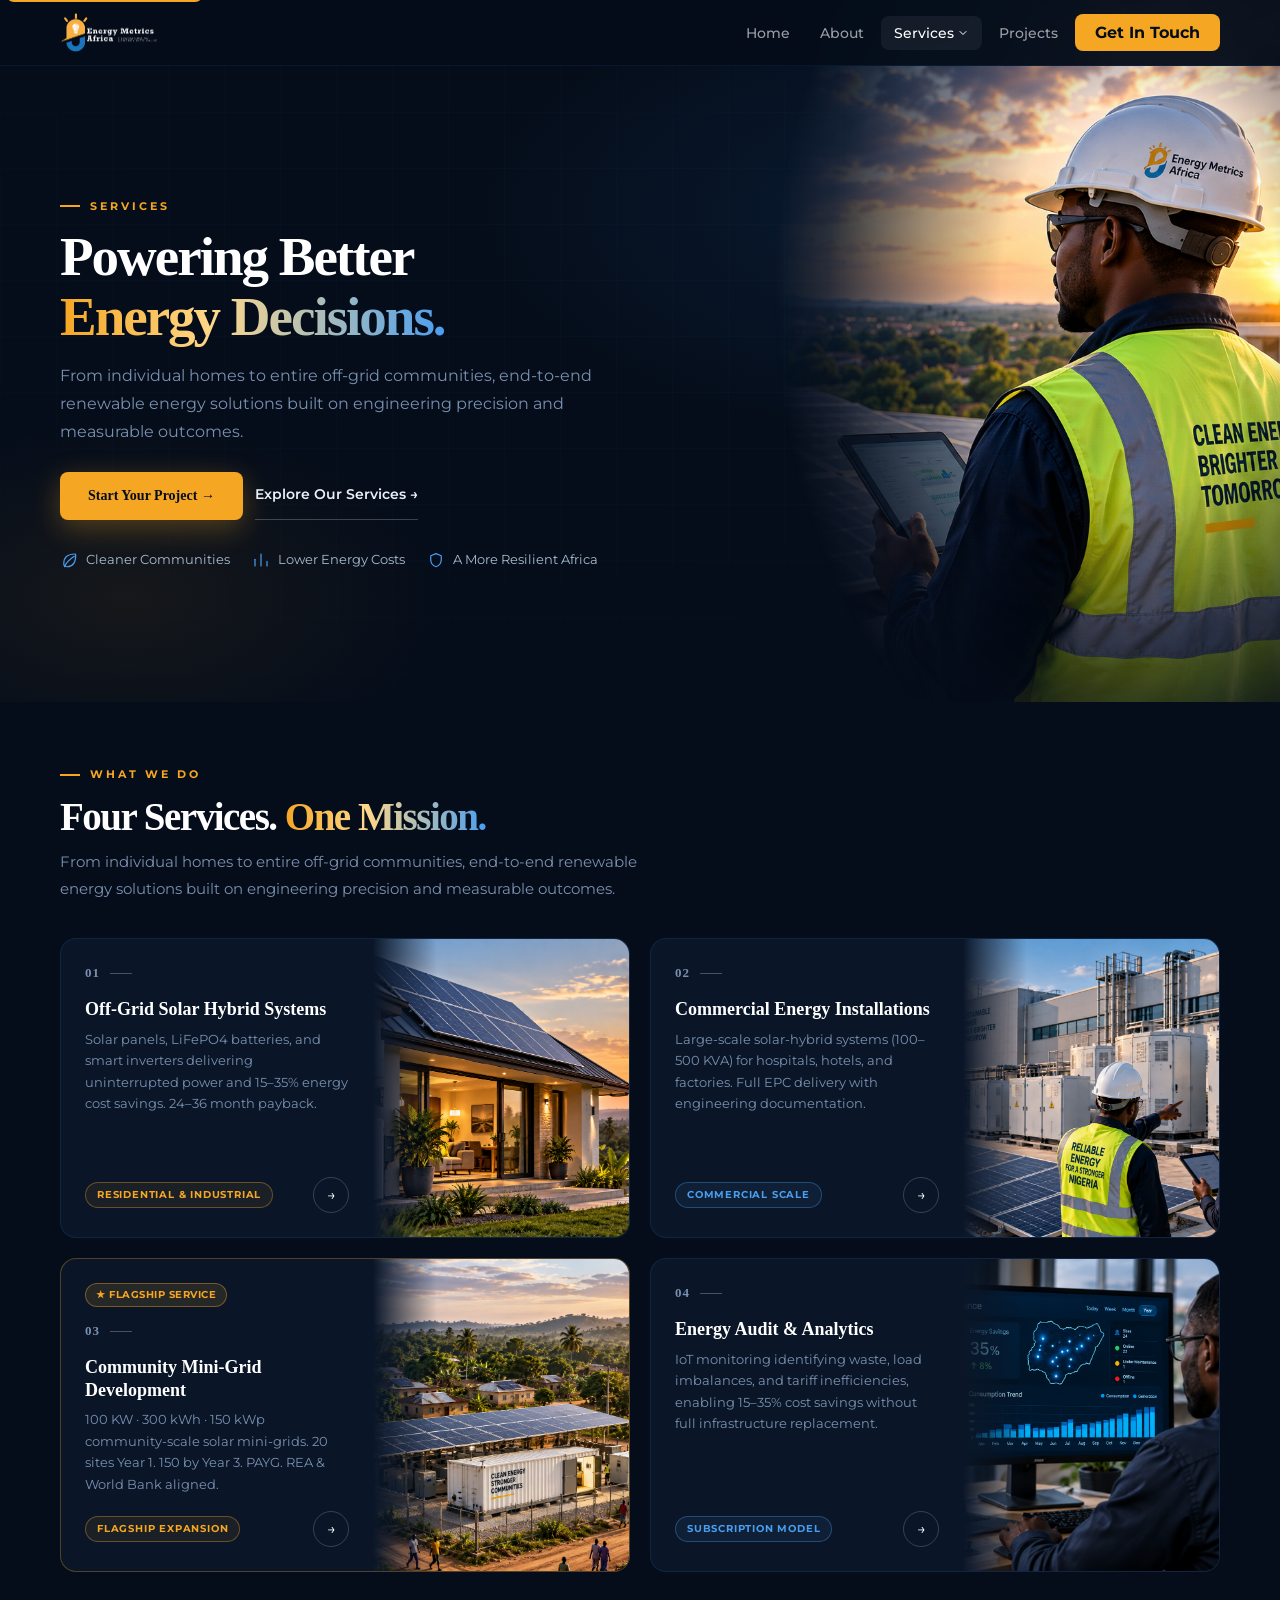
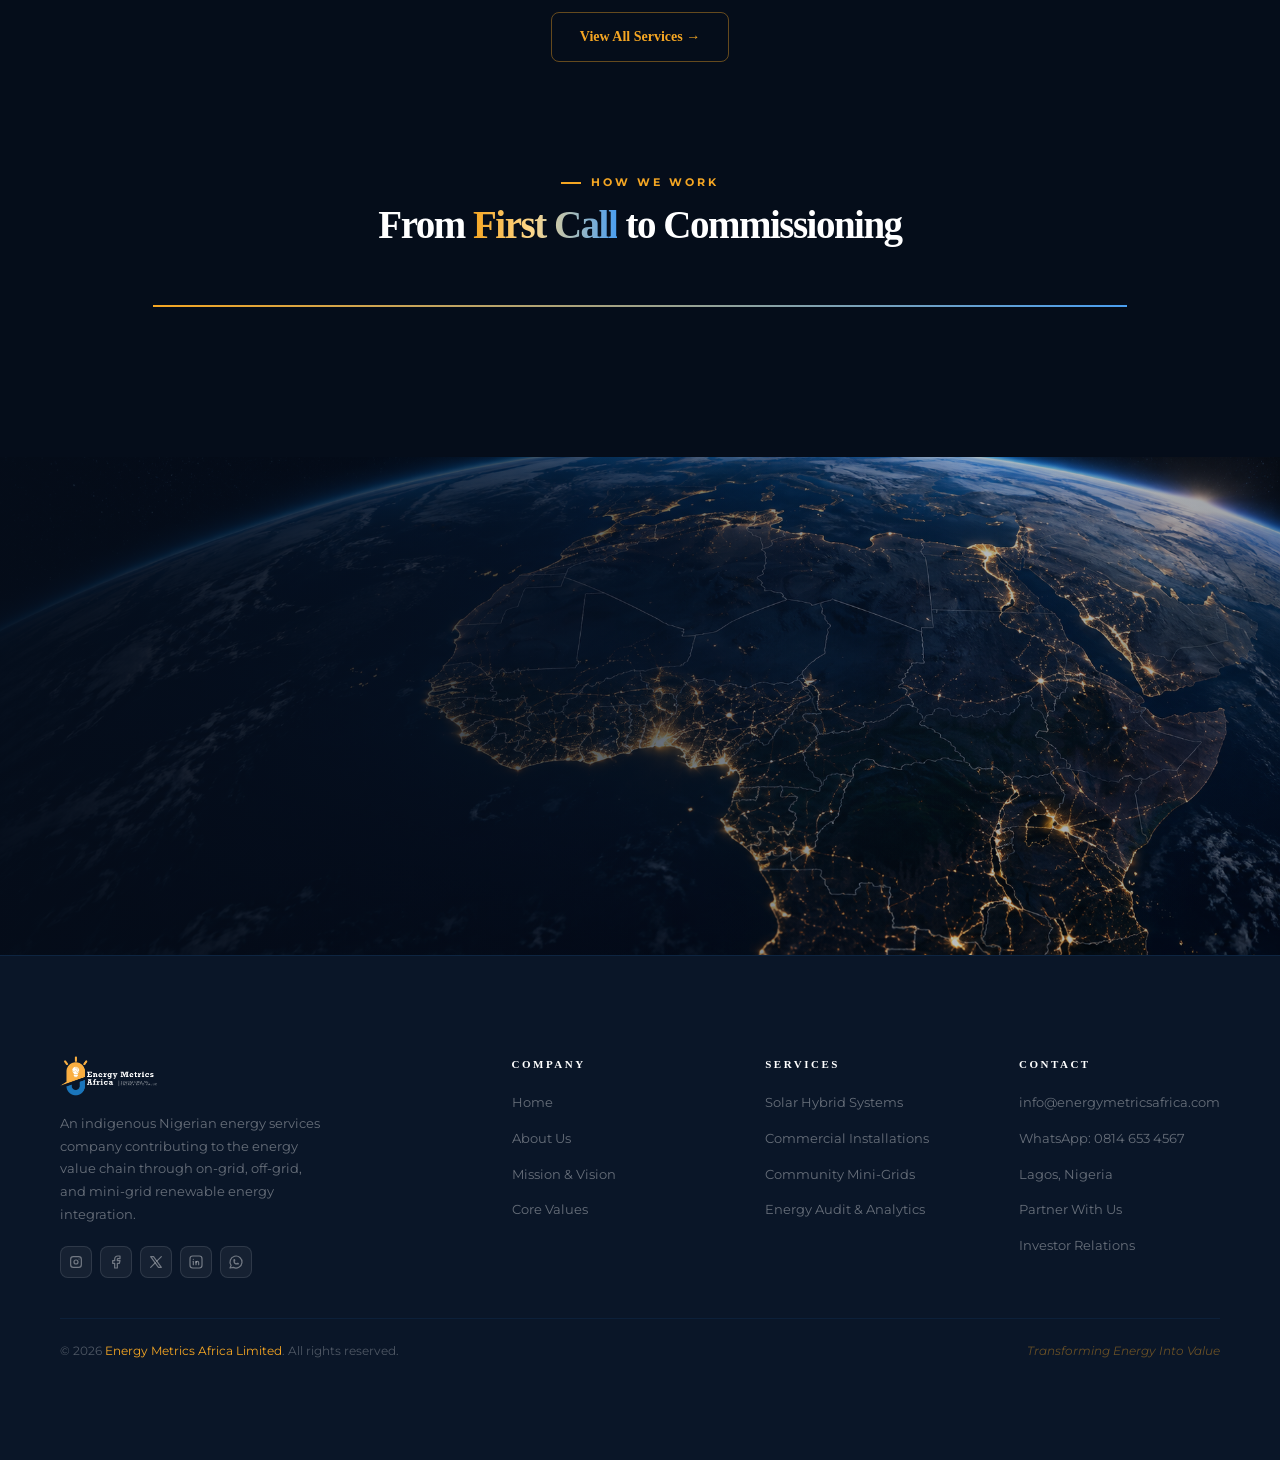
<file: services.html>
<!doctype html>
<html lang="en">
  <head>
    <meta charset="UTF-8" />
    <meta http-equiv="refresh" content="0; url=/services/" />
    <link rel="canonical" href="https://energymetricsafrica.com/services" />
    <meta name="robots" content="noindex" />
    <title>Services | Energy Metrics Africa</title>
  </head>
  <body>
    <p>This page has moved to <a href="/services/">/services/</a>.</p>
    <script>
      window.location.replace("/services/");
    </script>
  </body>
</html>
</file>
<file: css/variables.css>
/* ── DESIGN TOKENS — DARK THEME ───────────────────────── */
:root {
  --navy: #050d1a;
  --navy-2: #0a1628;
  --navy-3: #0f2040;
  --blue: #1b4f8a;
  --blue-2: #2563b0;
  --blue-glow: #4a9ef0;
  --gold: #f5a623;
  --gold-2: #ffb940;
  --gold-light: #ffd88a;
  --white: #ffffff;
  --off-white: #ebf1fa;
  --muted: #7a90b0;
  --muted-2: #a8bccf;
  --card-border: rgba(27, 79, 138, 0.28);
  --font-sans: "Montserrat", sans-serif;
  --font-ui: "Rockwell", "Georgia", serif;
  --r-sm: 6px;
  --r-md: 8px;
  --r-lg: 12px;
  --r-xl: 16px;
  --r-2xl: 20px;
  --r-full: 9999px;
  --t: all 0.25s ease;
  --t-slow: all 0.65s cubic-bezier(0.16, 1, 0.3, 1);
  --max-w: 1280px;
  --s-py: 64px;
  --s-px: 20px;
}
@media (min-width: 640px) {
  :root {
    --s-px: 32px;
  }
}
@media (min-width: 1024px) {
  :root {
    --s-py: 100px;
    --s-px: 60px;
  }
}
</file>
<file: css/base.css>
/* ── RESET & BASE ──────────────────────────────────────── */
*,
*::before,
*::after {
  margin: 0;
  padding: 0;
  box-sizing: border-box;
}
html {
  scroll-behavior: smooth;
}
body {
  font-family: var(--font-sans);
  background: var(--navy);
  color: var(--white);
  overflow-x: hidden;
  line-height: 1.6;
  -webkit-font-smoothing: antialiased;
}
img {
  max-width: 100%;
  height: auto;
  display: block;
}
a {
  text-decoration: none;
  color: inherit;
}
button {
  cursor: pointer;
  font-family: var(--font-sans);
}
::-webkit-scrollbar {
  width: 4px;
}
::-webkit-scrollbar-track {
  background: var(--navy-2);
}
::-webkit-scrollbar-thumb {
  background: var(--blue);
  border-radius: 4px;
}

/* Skip link */
.skip-link {
  position: absolute;
  top: -40px;
  left: 6px;
  background: var(--gold);
  color: var(--navy);
  padding: 8px 12px;
  border-radius: var(--r-md);
  text-decoration: none;
  font-weight: 600;
  z-index: 1000;
  transition: top 0.3s;
}
.skip-link:focus {
  top: 6px;
}

/* ── CONTAINER ─────────────────────────────────────────── */
.container {
  width: 100%;
  max-width: var(--max-w);
  margin-inline: auto;
  padding-inline: 0;
}

/* ── SECTIONS ──────────────────────────────────────────── */
.section {
  padding: 60px var(--s-px);
}
.section--navy {
  background: var(--navy);
}
.section--navy-2 {
  background: var(--navy-2);
}
.section--navy-3 {
  background: var(--navy-3);
}
/* ── TYPOGRAPHY ────────────────────────────────────────── */
.eyebrow {
  display: flex;
  align-items: center;
  gap: 10px;
  font-size: 11px;
  font-weight: 700;
  letter-spacing: 3px;
  text-transform: uppercase;
  color: var(--gold);
  margin-bottom: 12px;
}
.eyebrow::before {
  content: "";
  width: 20px;
  height: 2px;
  background: var(--gold);
  flex-shrink: 0;
}
.eyebrow--center {
  justify-content: center;
}

.section-title {
  font-family: var(--font-ui);
  font-weight: 800;
  font-size: clamp(25px, 5vw, 39px);
  line-height: 1.1;
  letter-spacing: -1.5px;
  color: var(--white);
  margin-bottom: 14px;
}
.section-sub {
  font-size: 15px;
  color: var(--muted);
  line-height: 1.8;
  max-width: 580px;
}

.grad-text {
  background: linear-gradient(
    90deg,
    var(--gold),
    var(--gold-light) 40%,
    var(--blue-glow)
  );
  -webkit-background-clip: text;
  -webkit-text-fill-color: transparent;
  background-clip: text;
}

/* ── BUTTONS ───────────────────────────────────────────── */
.btn {
  display: inline-flex;
  align-items: center;
  gap: 8px;
  font-family: var(--font-ui);
  font-weight: 700;
  font-size: 14px;
  padding: 13px 28px;
  border-radius: var(--r-md);
  border: none;
  transition: var(--t);
  text-decoration: none;
  white-space: nowrap;
}
.btn:focus {
  outline: 2px solid var(--gold);
  outline-offset: 2px;
}
.btn--gold {
  background: var(--gold);
  color: var(--navy);
  box-shadow: 0 8px 28px rgba(245, 166, 35, 0.3);
}
.btn--gold:hover {
  background: var(--gold-2);
  transform: translate3d(0, -2px, 0);
}
.btn--outline-white {
  background: transparent;
  color: var(--white);
  border: 1.5px solid rgba(255, 255, 255, 0.2);
}
.btn--outline-white:hover {
  background: rgba(255, 255, 255, 0.07);
  border-color: rgba(255, 255, 255, 0.4);
  transform: translate3d(0, -2px, 0);
}
.btn--outline-gold {
  background: transparent;
  color: var(--gold);
  border: 1.5px solid rgba(245, 166, 35, 0.4);
}
.btn--outline-gold:hover {
  background: rgba(245, 166, 35, 0.08);
  border-color: var(--gold);
  transform: translate3d(0, -2px, 0);
}
.btn-group {
  display: flex;
  gap: 12px;
  flex-wrap: wrap;
}

/* ── TAGS ──────────────────────────────────────────────── */
.tag {
  display: inline-block;
  font-size: 10px;
  font-weight: 700;
  letter-spacing: 0.8px;
  text-transform: uppercase;
  padding: 4px 11px;
  border-radius: var(--r-full);
  border: 1px solid;
}
.tag--gold {
  color: var(--gold);
  border-color: rgba(245, 166, 35, 0.35);
  background: rgba(245, 166, 35, 0.07);
}
.tag--blue {
  color: var(--blue-glow);
  border-color: rgba(74, 158, 240, 0.35);
  background: rgba(74, 158, 240, 0.07);
}
.tag--green {
  color: #2ecc71;
  border-color: rgba(46, 204, 113, 0.35);
  background: rgba(46, 204, 113, 0.07);
}

/* ── SERVICE PREVIEW CARD (shared: homepage + services page) ── */
.svc-preview-grid {
  display: grid;
  gap: 18px;
}
@media (min-width: 640px) {
  .svc-preview-grid {
    grid-template-columns: 1fr 1fr;
    gap: 20px;
  }
}
.spc-cta-row {
  display: flex;
  justify-content: center;
  margin-top: 40px;
}
.spc {
  display: flex;
  flex-direction: column;
  background: var(--navy-2);
  border: 1px solid var(--card-border);
  border-radius: var(--r-xl);
  overflow: hidden;
  text-decoration: none;
  transition: var(--t);
  position: relative;
}
@media (min-width: 480px) {
  .spc {
    flex-direction: row;
    min-height: 300px;
  }
}
.spc:hover,
.spc:focus-visible {
  border-color: rgba(245, 166, 35, 0.38);
  transform: translateY(-3px);
  box-shadow: 0 20px 50px rgba(0, 0, 0, 0.4);
}
.spc:focus-visible {
  outline: 2px solid var(--gold);
  outline-offset: 3px;
}
.spc--flag {
  border-color: rgba(245, 166, 35, 0.3);
}
.spc--flag:hover,
.spc--flag:focus-visible {
  border-color: rgba(245, 166, 35, 0.6);
}
.spc__content {
  flex: 1 1 55%;
  min-width: 0;
  position: relative;
  z-index: 2;
  padding: 24px;
  display: flex;
  flex-direction: column;
}
.spc__num-row {
  display: flex;
  align-items: center;
  gap: 10px;
  flex-wrap: wrap;
  margin-bottom: 14px;
}
.spc__num {
  font-family: var(--font-ui);
  font-weight: 700;
  font-size: 13px;
  color: var(--muted);
  letter-spacing: 1px;
}
.spc__num-rule {
  width: 22px;
  height: 1px;
  background: rgba(255, 255, 255, 0.25);
  flex-shrink: 0;
}
.spc__flag {
  font-size: 10px;
  font-weight: 700;
  letter-spacing: 0.5px;
  text-transform: uppercase;
  color: var(--gold);
  background: rgba(245, 166, 35, 0.12);
  border: 1px solid rgba(245, 166, 35, 0.4);
  border-radius: var(--r-full);
  padding: 3px 10px;
}
.spc__title {
  font-family: var(--font-ui);
  font-weight: 700;
  font-size: 18px;
  line-height: 1.25;
  color: var(--white);
  margin-bottom: 8px;
}
.spc__desc {
  font-size: 13px;
  color: var(--muted);
  line-height: 1.65;
  margin-bottom: 16px;
  flex: 1;
}
.spc__footer {
  display: flex;
  align-items: center;
  justify-content: space-between;
  flex-wrap: wrap;
  gap: 12px;
  margin-top: auto;
}
.spc__arrow {
  display: inline-flex;
  align-items: center;
  justify-content: center;
  width: 36px;
  height: 36px;
  border-radius: 50%;
  border: 1px solid rgba(255, 255, 255, 0.18);
  color: var(--white);
  font-size: 15px;
  flex-shrink: 0;
  transition: var(--t);
}
.spc:hover .spc__arrow,
.spc:focus-visible .spc__arrow {
  transform: translateX(4px);
  border-color: var(--gold);
  color: var(--gold);
}
.spc__media {
  flex: 1 1 45%;
  position: relative;
  min-width: 0;
  min-height: 200px;
  overflow: hidden;
}
.spc__img {
  display: block;
  width: 100%;
  height: 100%;
  object-fit: cover;
  transition: transform 0.5s cubic-bezier(0.16, 1, 0.3, 1);
}
.spc:hover .spc__img,
.spc:focus-visible .spc__img {
  transform: scale(1.03);
}
.spc__media::before {
  content: "";
  position: absolute;
  inset: 0;
  z-index: 1;
  pointer-events: none;
  background: linear-gradient(to bottom, var(--navy-2) 0%, transparent 25%);
}
@media (min-width: 480px) {
  .spc__media::before {
    background: linear-gradient(to right, var(--navy-2) 0%, transparent 25%);
  }
}

/* ── SCROLL REVEAL ─────────────────────────────────────── */
.reveal {
  opacity: 0;
  transform: translateY(28px);
  transition:
    opacity 0.7s var(--t-slow),
    transform 0.7s var(--t-slow);
  will-change: opacity, transform;
}
.reveal.in {
  opacity: 1;
  transform: none;
  will-change: auto;
}
.d1 {
  transition-delay: 0.1s !important;
}
.d2 {
  transition-delay: 0.2s !important;
}
.d3 {
  transition-delay: 0.3s !important;
}
.d4 {
  transition-delay: 0.4s !important;
}

/* ── STATS STRIP ───────────────────────────────────────── */
.stats-strip {
  background: var(--navy-2);
  border-top: 1px solid rgba(27, 79, 138, 0.22);
  border-bottom: 1px solid rgba(27, 79, 138, 0.22);
  position: relative;
}
.stats-strip::before {
  content: "";
  position: absolute;
  top: 0;
  left: 0;
  right: 0;
  height: 2px;
  background: linear-gradient(
    90deg,
    transparent,
    var(--blue-glow),
    var(--gold),
    transparent
  );
  animation: shimmer 5s ease-in-out infinite;
}
@keyframes shimmer {
  0%,
  100% {
    opacity: 0;
  }
  50% {
    opacity: 1;
  }
}
.stats-row {
  display: grid;
  grid-template-columns: repeat(2, 1fr);
}
@media (min-width: 768px) {
  .stats-row {
    grid-template-columns: repeat(4, 1fr);
  }
}
.stat-box {
  padding: 28px 20px;
  text-align: center;
  border-right: 1px solid rgba(27, 79, 138, 0.18);
  border-bottom: 1px solid rgba(27, 79, 138, 0.18);
}
.stat-box:nth-child(2n) {
  border-right: none;
}
@media (min-width: 768px) {
  .stat-box {
    border-bottom: none;
    padding: 38px 24px;
  }
  .stat-box:nth-child(2n) {
    border-right: 1px solid rgba(27, 79, 138, 0.18);
  }
  .stat-box:last-child {
    border-right: none;
  }
}
.stat-val {
  font-family: var(--font-ui);
  font-weight: 800;
  font-size: clamp(20px, 5vw, 26px);
  line-height: 1;
  display: block;
  background: linear-gradient(135deg, #fff 0%, var(--gold-light) 100%);
  -webkit-background-clip: text;
  -webkit-text-fill-color: transparent;
  background-clip: text;
}
.stat-unit {
  font-size: 0.42em;
  color: var(--gold);
}
.stat-label {
  font-size: 14px;
  color: var(--muted);
  margin-top: 6px;
}

/* ── PAGE HERO (inner pages) ───────────────────────────── */
.page-hero {
  background: var(--navy);
  padding: calc(66px + var(--s-py)) var(--s-px) var(--s-py);
  position: relative;
  overflow: hidden;
}
.page-hero__bg {
  position: absolute;
  inset: 0;
  background: radial-gradient(
    ellipse 70% 70% at 80% 40%,
    rgba(27, 79, 138, 0.2),
    transparent
  );
}
.page-hero__grid {
  position: absolute;
  inset: 0;
  background-image:
    linear-gradient(rgba(27, 79, 138, 0.06) 1px, transparent 1px),
    linear-gradient(90deg, rgba(27, 79, 138, 0.06) 1px, transparent 1px);
  background-size: 56px 56px;
}
.page-hero__inner {
  position: relative;
  z-index: 1;
  max-width: 700px;
}
.page-hero__eyebrow {
  display: flex;
  align-items: center;
  gap: 8px;
  font-size: 11px;
  font-weight: 700;
  letter-spacing: 3px;
  text-transform: uppercase;
  color: var(--gold);
  margin-bottom: 14px;
}
.page-hero__eyebrow::before {
  content: "";
  width: 20px;
  height: 2px;
  background: var(--gold);
}
.page-hero__title {
  font-family: var(--font-ui);
  font-weight: 800;
  font-size: clamp(32px, 6vw, 55px);
  line-height: 1.08;
  letter-spacing: -2px;
  color: var(--white);
  margin-bottom: 18px;
}
.page-hero__sub {
  font-size: 16px;
  color: var(--muted);
  line-height: 1.75;
  max-width: 560px;
}

/* ── IMPACT GRID ───────────────────────────────────────── */
.impact-grid {
  display: grid;
  gap: 12px;
}
@media (min-width: 640px) {
  .impact-grid {
    grid-template-columns: repeat(2, 1fr);
  }
}
@media (min-width: 1024px) {
  .impact-grid {
    grid-template-columns: repeat(3, 1fr);
  }
}
.imp-card {
  background: var(--navy);
  border: 1px solid var(--card-border);
  border-radius: var(--r-lg);
  padding: 22px;
  position: relative;
  overflow: hidden;
  transition: var(--t);
}
.imp-card:hover {
  transform: translateY(-3px);
  border-color: rgba(27, 79, 138, 0.5);
}
.imp-bar {
  position: absolute;
  bottom: 0;
  left: 0;
  height: 3px;
}
.imp-icon {
  font-size: 22px;
  margin-bottom: 10px;
  display: block;
}
.imp-val {
  font-family: var(--font-ui);
  font-weight: 800;
  font-size: clamp(24px, 3vw, 30px);
  color: var(--white);
  display: block;
  margin-bottom: 5px;
  line-height: 1;
}
.imp-label {
  font-size: 12px;
  color: var(--muted);
  line-height: 1.55;
}

/* ── FUNDERS STRIP ─────────────────────────────────────── */
.funders-strip {
  padding: 44px var(--s-px);
  background: var(--navy);
  border-top: 1px solid rgba(27, 79, 138, 0.16);
  border-bottom: 1px solid rgba(27, 79, 138, 0.16);
}
.funders-label {
  text-align: center;
  font-size: 11px;
  font-weight: 700;
  letter-spacing: 2.5px;
  text-transform: uppercase;
  color: var(--muted);
  margin-bottom: 22px;
}
.chips {
  display: flex;
  justify-content: center;
  align-items: center;
  gap: 20px;
  flex-wrap: wrap;
}
.chip {
  /* background: var(--navy-2); */
  border: 1px solid rgba(27, 79, 138, 0.28);
  /* border-radius: var(--r-full); */
  padding: 6px 10px;
  display: inline-flex;
  align-items: center;
  justify-content: center;
  gap: 8px;
  cursor: default;
  transition: var(--t);
}
.chip img {
  display: block;
  height: 28px;
  width: auto;
  object-fit: contain;
}
.chip:hover {
  border-color: rgba(245, 166, 35, 0.4);
}

/* ── CTA SECTION ───────────────────────────────────────── */
.cta-section {
  background: var(--navy);
  padding: var(--s-py) var(--s-px);
  text-align: center;
  position: relative;
  overflow: hidden;
}
.cta-section::before {
  content: "";
  position: absolute;
  inset: 0;
  background: radial-gradient(
    ellipse 60% 60% at 50% 50%,
    rgba(27, 79, 138, 0.18),
    transparent
  );
}
.cta-inner {
  position: relative;
  z-index: 1;
  max-width: 680px;
  margin-inline: auto;
}
.cta-pill {
  display: inline-block;
  background: rgba(245, 166, 35, 0.1);
  border: 1px solid rgba(245, 166, 35, 0.3);
  color: var(--gold);
  padding: 5px 16px;
  border-radius: var(--r-full);
  font-size: 11px;
  font-weight: 700;
  letter-spacing: 2px;
  text-transform: uppercase;
  margin-bottom: 18px;
}
.cta-title {
  font-family: var(--font-ui);
  font-weight: 800;
  font-size: clamp(28px, 5vw, 48px);
  color: var(--white);
  letter-spacing: -1.5px;
  margin-bottom: 12px;
  line-height: 1.1;
}
.cta-sub {
  font-size: 15px;
  color: var(--muted);
  line-height: 1.75;
  margin-bottom: 30px;
  max-width: 650px;
}
.cta-row {
  display: flex;
  justify-content: center;
  gap: 20px;
  flex-wrap: wrap;
  padding-top: 24px;
  margin-top: 24px;
  border-top: 1px solid rgba(255, 255, 255, 0.07);
}
@media (min-width: 640px) {
  .cta-row {
    gap: 40px;
  }
}
.cct-label {
  font-size: 11px;
  color: var(--muted);
  margin-bottom: 3px;
  text-align: center;
}
.cct-val {
  font-size: 13px;
  font-weight: 500;
  color: var(--off-white);
  text-align: center;
}
.cct-val--gold {
  color: var(--gold);
}
</file>
<file: css/nav.css>
/* ── NAVIGATION ────────────────────────────────────────── */
.nav {
  position: fixed;
  top: 0;
  left: 0;
  right: 0;
  z-index: 999;
  height: 66px;
  padding: 0 var(--s-px);
  display: flex;
  align-items: center;
  justify-content: space-between;
  background: rgba(5, 13, 26, 0.95);
  backdrop-filter: blur(20px);
  border-bottom: 1px solid rgba(27, 79, 138, 0.18);
}
.nav__logo {
  display: flex;
  align-items: center;
  gap: 10px;
  text-decoration: none;
}
.nav__logo img {
  height: 40px;
  width: auto;
  object-fit: contain;
}

/* Desktop links — hidden on mobile */
.nav__links {
  display: none;
  list-style: none;
  align-items: center;
  gap: 4px;
}
@media (min-width: 1024px) {
  .nav__links {
    display: flex;
  }
}

.nav__link {
  padding: 8px 13px;
  border-radius: var(--r-md);
  font-size: 14px;
  font-weight: 500;
  color: rgba(255, 255, 255, 0.6);
  text-decoration: none;
  transition: var(--t);
  background: none;
  border: none;
  font-family: var(--font-sans);
}
.nav__link:focus {
  outline: 2px solid var(--gold);
  outline-offset: 2px;
}
.nav__link:hover,
.nav__link.is-active {
  color: var(--white);
  background: rgba(255, 255, 255, 0.06);
}
.nav__link--cta {
  background: var(--gold) !important;
  color: var(--navy) !important;
  font-weight: 700 !important;
  padding: 9px 20px !important;
  border-radius: var(--r-md) !important;
}
.nav__link--cta:hover {
  background: var(--gold-2) !important;
  transform: translate3d(0, -1px, 0);
}

/* Hamburger — visible on mobile only */
.nav__hamburger {
  display: flex;
  flex-direction: column;
  gap: 5px;
  background: none;
  border: none;
  padding: 6px;
  cursor: pointer;
}
@media (min-width: 1024px) {
  .nav__hamburger {
    display: none;
  }
}
.nav__hamburger span {
  display: block;
  width: 24px;
  height: 2px;
  background: var(--white);
  border-radius: 2px;
  transition: var(--t);
}
.nav__hamburger.is-open span:nth-child(1) {
  transform: translateY(7px) rotate(45deg);
}
.nav__hamburger.is-open span:nth-child(2) {
  opacity: 0;
}
.nav__hamburger.is-open span:nth-child(3) {
  transform: translateY(-7px) rotate(-45deg);
}

/* Mobile menu drawer */
.nav__drawer {
  position: fixed;
  top: 66px;
  left: 0;
  right: 0;
  bottom: 0;
  z-index: 998;
  background: var(--navy);
  padding: 28px var(--s-px);
  display: flex;
  flex-direction: column;
  gap: 8px;
  transform: translateX(100%);
  transition: transform 0.35s cubic-bezier(0.4, 0, 0.2, 1);
  overflow-y: auto;
}
.nav__drawer.is-open {
  transform: none;
}
@media (min-width: 1024px) {
  .nav__drawer {
    display: none;
  }
}
.nav__drawer-link {
  display: block;
  padding: 14px 18px;
  border-radius: var(--r-lg);
  font-size: 16px;
  font-weight: 500;
  color: rgba(255, 255, 255, 0.65);
  text-decoration: none;
  border: 1px solid transparent;
  transition: var(--t);
}
.nav__drawer-link:focus {
  outline: 2px solid var(--gold);
  outline-offset: 2px;
}
.nav__drawer-link:hover,
.nav__drawer-link.is-active {
  color: var(--white);
  background: rgba(27, 79, 138, 0.2);
  border-color: rgba(27, 79, 138, 0.4);
}
.nav__drawer-cta {
  margin-top: 12px;
  display: block;
  text-align: center;
  padding: 15px;
  background: var(--gold);
  color: var(--navy);
  border-radius: var(--r-lg);
  font-family: var(--font-ui);
  font-weight: 700;
  font-size: 15px;
  text-decoration: none;
}

/* ── SERVICES DROPDOWN (desktop) ──────────────────────── */
.nav__item {
  position: relative;
}
.nav__caret {
  width: 12px;
  height: 12px;
  margin-left: 3px;
  vertical-align: -1px;
  transition: transform 0.2s ease;
}
.nav__item--dropdown:hover .nav__caret,
.nav__item--dropdown:focus-within .nav__caret {
  transform: rotate(180deg);
}
.nav__dropdown {
  position: absolute;
  top: 100%;
  left: 0;
  z-index: 5;
  min-width: 260px;
  padding: 8px;
  background: var(--navy-2);
  border: 1px solid var(--card-border);
  border-radius: var(--r-lg);
  box-shadow: 0 16px 32px rgba(0, 0, 0, 0.35);
  opacity: 0;
  visibility: hidden;
  transform: translateY(-6px);
  transition:
    opacity 0.18s ease,
    transform 0.18s ease,
    visibility 0.18s;
}
.nav__item--dropdown:hover .nav__dropdown,
.nav__item--dropdown:focus-within .nav__dropdown {
  opacity: 1;
  visibility: visible;
  transform: none;
}
.nav__dropdown-link {
  display: block;
  padding: 10px 12px;
  border-radius: var(--r-md);
  font-size: 13.5px;
  font-weight: 500;
  color: rgba(255, 255, 255, 0.7);
  text-decoration: none;
  transition: var(--t);
}
.nav__dropdown-link:hover,
.nav__dropdown-link:focus {
  color: var(--white);
  background: rgba(255, 255, 255, 0.06);
}

/* ── SERVICES SUB-LINKS (mobile drawer) ───────────────── */
.nav__drawer-sublink {
  display: block;
  padding: 10px 18px 10px 34px;
  border-radius: var(--r-lg);
  font-size: 14px;
  font-weight: 500;
  color: rgba(255, 255, 255, 0.45);
  text-decoration: none;
  border: 1px solid transparent;
  transition: var(--t);
}
.nav__drawer-sublink:hover,
.nav__drawer-sublink:focus {
  color: var(--white);
  background: rgba(27, 79, 138, 0.15);
}
</file>
<file: css/footer.css>
/* ── FOOTER ────────────────────────────────────────────── */
.footer {
  background: var(--navy-2);
  border-top: 1px solid rgba(27, 79, 138, 0.25);
  padding: var(--s-py) var(--s-px);
}
.footer__grid {
  display: grid;
  gap: 40px;
  grid-template-columns: 1fr;
  margin-bottom: 40px;
}
@media (min-width: 640px) {
  .footer__grid {
    grid-template-columns: 1fr 1fr;
  }
}
@media (min-width: 1024px) {
  .footer__grid {
    grid-template-columns: 2fr 1fr 1fr 1fr;
    gap: 56px;
  }
}

.footer__brand-logo img {
  height: 40px;
  width: auto;
  margin-bottom: 16px;
}
.footer__brand-desc {
  font-size: 13px;
  color: rgba(255, 255, 255, 0.38);
  line-height: 1.75;
  max-width: 260px;
  margin-bottom: 20px;
}
.footer__socials {
  display: flex;
  gap: 8px;
}
.footer__social {
  width: 32px;
  height: 32px;
  background: rgba(255, 255, 255, 0.05);
  border: 1px solid rgba(255, 255, 255, 0.1);
  border-radius: var(--r-md);
  display: flex;
  align-items: center;
  justify-content: center;
  font-size: 13px;
  color: rgba(255, 255, 255, 0.4);
  cursor: pointer;
  transition: var(--t);
}
.footer__social svg {
  width: 16px;
  height: 16px;
}
.footer__social:hover {
  background: rgba(245, 166, 35, 0.1);
  border-color: rgba(245, 166, 35, 0.35);
  color: var(--gold);
}

.footer__col h5 {
  font-family: var(--font-ui);
  font-size: 11px;
  font-weight: 700;
  letter-spacing: 2.5px;
  text-transform: uppercase;
  color: var(--white);
  margin-bottom: 16px;
}
.footer__col ul {
  list-style: none;
  display: flex;
  flex-direction: column;
  gap: 10px;
}
.footer__col ul li a {
  color: rgba(255, 255, 255, 0.38);
  font-size: 13px;
  text-decoration: none;
  transition: var(--t);
  border: none;
  background: none;
}
.footer__col ul li a:focus {
  outline: 2px solid var(--gold);
  outline-offset: 2px;
}
.footer__col ul li a:hover {
  color: var(--gold);
}

.footer__bottom {
  border-top: 1px solid rgba(27, 79, 138, 0.18);
  padding-top: 22px;
  display: flex;
  flex-direction: column;
  gap: 8px;
  align-items: center;
  text-align: center;
}
@media (min-width: 640px) {
  .footer__bottom {
    flex-direction: row;
    justify-content: space-between;
    text-align: left;
  }
}
.footer__bottom p {
  font-size: 12px;
  color: rgba(255, 255, 255, 0.28);
}
.footer__bottom span {
  color: var(--gold);
}
.footer__tagline {
  font-style: italic;
  color: rgba(245, 166, 35, 0.4) !important;
}
</file>
<file: css/home.css>
/* ── HOME PAGE — DARK THEME ────────────────────────────── */
.hero {
  min-height: 100svh;
  display: flex;
  align-items: center;
  background: var(--navy);
  /* padding-top: 66px; */
  position: relative;
  overflow: hidden;
}
.hero__canvas {
  position: absolute;
  inset: 0;
  background:
    radial-gradient(
      ellipse 80% 70% at 70% 30%,
      rgba(27, 79, 138, 0.22) 0%,
      transparent 55%
    ),
    radial-gradient(
      ellipse 50% 50% at 10% 80%,
      rgba(245, 166, 35, 0.07) 0%,
      transparent 50%
    );
}
.hero__grid {
  position: absolute;
  inset: 0;
  background-image:
    linear-gradient(rgba(27, 79, 138, 0.055) 1px, transparent 1px),
    linear-gradient(90deg, rgba(27, 79, 138, 0.055) 1px, transparent 1px);
  background-size: 56px 56px;
  mask-image: radial-gradient(
    ellipse 85% 85% at 50% 40%,
    black 20%,
    transparent 100%
  );
}
.hero__orb {
  position: absolute;
  border-radius: 50%;
  filter: blur(80px);
  pointer-events: none;
}
.hero__orb--1 {
  width: 500px;
  height: 500px;
  top: -120px;
  right: -60px;
  background: radial-gradient(
    circle,
    rgba(27, 79, 138, 0.28) 0%,
    transparent 70%
  );
}
.hero__orb--2 {
  width: 280px;
  height: 280px;
  bottom: 60px;
  left: 5%;
  background: radial-gradient(
    circle,
    rgba(245, 166, 35, 0.1) 0%,
    transparent 70%
  );
  animation: orbFloat 12s ease-in-out infinite;
}
.hero__orb--3 {
  width: 380px;
  height: 380px;
  top: 40%;
  right: 22%;
  background: radial-gradient(
    circle,
    rgba(74, 158, 240, 0.1) 0%,
    transparent 70%
  );
  animation: orbFloat 17s ease-in-out infinite reverse;
}
@keyframes orbFloat {
  0%,
  100% {
    transform: translate(0, 0);
  }
  50% {
    transform: translate(14px, -22px);
  }
}
.hero__inner {
  position: relative;
  z-index: 2;
  width: 100%;
  max-width: var(--max-w);
  margin-inline: auto;
  padding: var(--s-py) var(--s-px);
  display: grid;
  gap: 48px;
  align-items: center;
}
@media (min-width: 1024px) {
  .hero__inner {
    grid-template-columns: 1fr 400px;
  }
}

/* ── HERO SLIDER ───────────────────────────────────────── */
.hero-slider {
  position: relative;
  z-index: 2;
  width: 100%;
  min-width: 0;
}
.hero-slides {
  display: grid;
  grid-template-columns: minmax(0, 1fr);
  width: 100%;
  min-width: 0;
}
.hero-slide {
  grid-area: 1 / 1;
  position: relative;
  display: flex;
  flex-wrap: wrap;
  align-items: center;
  width: 100%;
  min-width: 0;
  opacity: 0;
  visibility: hidden;
  transition:
    opacity 0.7s cubic-bezier(0.16, 1, 0.3, 1),
    visibility 0.7s;
  pointer-events: none;
}
.hero-slide > .hero__inner {
  width: 100%;
  min-width: 0;
}
.hero-slide.is-active {
  opacity: 1;
  visibility: visible;
  pointer-events: auto;
}
.hero-slider__arrow {
  display: none;
  position: absolute;
  top: 50%;
  z-index: 3;
  width: 44px;
  height: 44px;
  align-items: center;
  justify-content: center;
  border-radius: 50%;
  background: rgba(10, 22, 40, 0.75);
  border: 1px solid rgba(27, 79, 138, 0.5);
  color: var(--white);
  font-size: 22px;
  line-height: 1;
  cursor: pointer;
  transition: var(--t);
  backdrop-filter: blur(8px);
}
@media (min-width: 640px) {
  .hero-slider__arrow {
    display: flex;
    transform: translateY(-50%);
  }
}
.hero-slider__arrow:hover {
  background: rgba(27, 79, 138, 0.4);
  border-color: var(--gold);
  color: var(--gold);
}
.hero-slider__arrow--prev {
  left: 10px;
}
.hero-slider__arrow--next {
  right: 10px;
}
@media (min-width: 1024px) {
  .hero-slider__arrow--prev {
    left: 24px;
  }
  .hero-slider__arrow--next {
    right: 24px;
  }
}
/* Keep hero copy clear of the arrows' footprint (offset + diameter + gap)
   at widths where the container has no auto side margin to do it for us. */
@media (min-width: 640px) {
  .hero__inner {
    padding-left: max(var(--s-px), 80px);
    padding-right: max(var(--s-px), 80px);
  }
}
.hero-slider__dots {
  position: absolute;
  left: 50%;
  bottom: 18px;
  z-index: 3;
  display: flex;
  gap: 10px;
  transform: translateX(-50%);
}
@media (min-width: 1024px) {
  .hero-slider__dots {
    bottom: 32px;
  }
}
.hero-slider__dot {
  width: 9px;
  height: 9px;
  border-radius: 50%;
  border: 1px solid rgba(255, 255, 255, 0.35);
  background: transparent;
  cursor: pointer;
  padding: 0;
  transition: var(--t);
}
.hero-slider__dot.is-active {
  background: var(--gold);
  border-color: var(--gold);
  transform: scale(1.15);
}
.hero-slider__dot:hover {
  border-color: var(--gold-light);
}

/* ── HERO SLIDE 2 ──────────────────────────────────────── */
.hero__inner--slide2 {
  grid-template-columns: 1fr;
}
.hero-slide2__content {
  max-width: 760px;
}
@media (min-width: 1024px) {
  .hero-slide2__content {
    max-width: 480px;
  }
}
@media (min-width: 1280px) {
  .hero-slide2__content {
    max-width: 580px;
  }
}
.hero__title--slide2 {
  /* max-width: 640px; */
}
.hero-slide2__note {
  font-size: 12px;
  letter-spacing: 0.3px;
  color: var(--muted);
  margin-top: -20px;
}

.hero-slide2__photo {
  position: relative;
  width: 100%;
  min-width: 0;
  max-width: 420px;
  margin: 8px auto 0;
  aspect-ratio: 16 / 9;
}
@media (min-width: 640px) and (max-width: 1023px) {
  .hero-slide2__photo {
    max-width: 460px;
    aspect-ratio: 16 / 10;
  }
}
@media (min-width: 1024px) {
  .hero-slide2__photo {
    /* Anchored directly to the slide's own box (not a fixed-px
       bleed), so it always reaches the true right edge with zero
       gap regardless of viewport width. */
    position: absolute;
    inset: 0 0 0 auto;
    margin: 0;
    width: 46%;
    max-width: none;
    aspect-ratio: auto;
  }
}
.hero-slide2__image {
  display: block;
  width: 100%;
  height: 100%;
  object-fit: cover;
  object-position: 78% 42%;
  /* Fade strongest on the left/bottom, fully opaque toward the
     family on the right so the photo blends into the navy hero
     instead of reading as a bordered card. */
  mask-image: radial-gradient(
    ellipse 65% 75% at 75% 42%,
    #000 0%,
    #000 38%,
    rgba(0, 0, 0, 0.65) 58%,
    rgba(0, 0, 0, 0.15) 85%,
    transparent 100%
  );
  -webkit-mask-image: radial-gradient(
    ellipse 65% 75% at 75% 42%,
    #000 0%,
    #000 38%,
    rgba(0, 0, 0, 0.65) 58%,
    rgba(0, 0, 0, 0.15) 85%,
    transparent 100%
  );
}
.hero__pill {
  display: inline-flex;
  align-items: center;
  gap: 8px;
  background: rgba(245, 166, 35, 0.1);
  border: 1px solid rgba(245, 166, 35, 0.3);
  border-radius: var(--r-full);
  padding: 7px 16px;
  font-size: 11px;
  font-weight: 600;
  color: var(--gold);
  letter-spacing: 1px;
  text-transform: uppercase;
  margin-bottom: 20px;
}
.hero__dot {
  width: 6px;
  height: 6px;
  border-radius: 50%;
  background: var(--gold);
  animation: blink 2s ease-in-out infinite;
}
@keyframes blink {
  0%,
  100% {
    opacity: 1;
  }
  50% {
    opacity: 0.3;
  }
}
.hero__title {
  font-family: var(--font-ui);
  font-weight: 800 !important;
  font-size: clamp(35px, 6vw, 58px);
  line-height: 1.04;
  letter-spacing: -2.5px;
  color: var(--white);
  margin-bottom: 18px;
}
.hero__title em {
  font-style: normal;
  background: linear-gradient(
    90deg,
    var(--gold),
    var(--gold-light) 40%,
    var(--blue-glow)
  );
  -webkit-background-clip: text;
  -webkit-text-fill-color: transparent;
  background-clip: text;
}
.hero__desc {
  font-size: clamp(15px, 2vw, 17px);
  color: var(--muted);
  line-height: 1.8;
  max-width: 540px;
  margin-bottom: 32px;
}
.hero__desc strong {
  color: var(--off-white);
  font-weight: 500;
}
.hero__btns {
  margin-bottom: 44px;
}
.hero__proof {
  display: flex;
  gap: 20px;
  align-items: center;
  flex-wrap: wrap;
}
.hero__proof-val {
  font-family: var(--font-ui);
  font-weight: 800;
  font-size: 22px;
  color: var(--white);
  line-height: 1;
}
.hero__proof-val span {
  color: var(--gold);
  font-size: 13px;
}
.hero__proof-label {
  font-size: 11px;
  color: var(--muted);
  margin-top: 3px;
}
.hero__divider {
  width: 1px;
  height: 36px;
  background: rgba(255, 255, 255, 0.12);
}

/* Rings visual */
.hero__visual {
  display: none;
}
@media (min-width: 1024px) {
  .hero__visual {
    display: flex;
    align-items: center;
    justify-content: center;
  }
}
.hero__rings {
  width: 360px;
  height: 360px;
  position: relative;
  flex-shrink: 0;
}
.ring {
  position: absolute;
  inset: 0;
  border-radius: 50%;
  animation: spin linear infinite;
}
.ring--1 {
  border: 1px solid rgba(27, 79, 138, 0.4);
  animation-duration: 22s;
}
.ring--2 {
  inset: 28px;
  border: 1px dashed rgba(245, 166, 35, 0.28);
  animation-duration: 17s;
  animation-direction: reverse;
}
.ring--3 {
  inset: 66px;
  border: 1px solid rgba(74, 158, 240, 0.28);
  animation-duration: 28s;
}
@keyframes spin {
  from {
    transform: rotate(0);
  }
  to {
    transform: rotate(360deg);
  }
}
.ring__dot {
  position: absolute;
  width: 9px;
  height: 9px;
  border-radius: 50%;
  top: -4.5px;
  left: 50%;
  transform: translateX(-50%);
}
.ring__dot--gold {
  background: var(--gold);
  box-shadow: 0 0 10px var(--gold);
}
.ring__dot--blue {
  background: var(--blue-glow);
  box-shadow: 0 0 10px var(--blue-glow);
}
.hero__core {
  position: absolute;
  inset: 108px;
  border-radius: 50%;
  background: radial-gradient(
    circle,
    rgba(27, 79, 138, 0.5) 0%,
    rgba(5, 13, 26, 0.92) 100%
  );
  border: 1px solid rgba(27, 79, 138, 0.55);
  display: flex;
  align-items: center;
  justify-content: center;
  flex-direction: column;
  box-shadow:
    0 0 60px rgba(27, 79, 138, 0.28),
    inset 0 0 30px rgba(27, 79, 138, 0.15);
}
.hero__core-icon {
  font-size: 40px;
  margin-bottom: 6px;
}
.hero__core-label {
  font-family: var(--font-ui);
  font-size: 9px;
  font-weight: 700;
  letter-spacing: 2px;
  text-transform: uppercase;
  color: var(--gold);
  text-align: center;
  line-height: 1.4;
}

/* Float badges */
.float-badges {
  position: relative;
  width: 100%;
  height: 100%;
}
.float-badge {
  position: absolute;
  background: rgba(10, 22, 40, 0.95);
  border: 1px solid rgba(27, 79, 138, 0.5);
  border-radius: var(--r-lg);
  padding: 10px 15px;
  backdrop-filter: blur(12px);
  animation: floatB 7s ease-in-out infinite;
}
.float-badge:nth-child(1) {
  top: 14px;
  left: -60px;
  animation-delay: 0s;
}
.float-badge:nth-child(2) {
  bottom: 60px;
  right: -48px;
  animation-delay: -2.5s;
}
.float-badge:nth-child(3) {
  bottom: -4px;
  left: 10px;
  animation-delay: -5s;
}
@keyframes floatB {
  0%,
  100% {
    transform: translateY(0);
  }
  50% {
    transform: translateY(-9px);
  }
}
.fb-val {
  font-family: var(--font-ui);
  font-weight: 700;
  font-size: 17px;
  color: var(--gold);
  display: block;
}
.fb-label {
  font-size: 10px;
  color: var(--muted);
  margin-top: 2px;
  display: block;
  white-space: nowrap;
}

/* About preview */
.home-about__grid {
  display: grid;
  gap: 40px;
  align-items: center;
}
@media (min-width: 1024px) {
  .home-about__grid {
    grid-template-columns: 1fr 1fr;
    gap: 72px;
  }
}
.about-card {
  background: linear-gradient(
    180deg,
    rgba(10, 22, 40, 0.95),
    rgba(5, 13, 26, 0.96)
  );
  border: 1px solid rgba(27, 79, 138, 0.45);
  border-radius: var(--r-2xl);
  overflow: hidden;
  position: relative;
}
.about-card::before {
  content: "";
  position: absolute;
  top: 0;
  left: 0;
  right: 0;
  height: 3px;
  background: linear-gradient(90deg, var(--gold), var(--blue-glow));
}
.about-card__portrait {
  display: block;
  width: 100%;
  height: 100%;
  min-height: 420px;
  /* aspect-ratio: 3 / 4; */
  object-fit: cover;
  object-position: center;
}
.about-card__bg-num {
  position: absolute;
  bottom: -10px;
  right: 14px;
  font-family: var(--font-ui);
  font-size: 100px;
  font-weight: 800;
  color: rgba(27, 79, 138, 0.06);
  line-height: 1;
  pointer-events: none;
  user-select: none;
}
.about-card__quote {
  font-size: 16px;
  font-style: italic;
  color: var(--off-white);
  line-height: 1.78;
  margin-bottom: 20px;
  position: relative;
  z-index: 1;
}
.about-card__quote::before {
  content: '"';
  font-family: var(--font-ui);
  font-size: 44px;
  color: rgba(245, 166, 35, 0.18);
  line-height: 0.55;
  display: block;
  margin-bottom: 8px;
}
.ceo-row {
  display: flex;
  align-items: center;
  gap: 12px;
}
.ceo-av {
  width: 46px;
  height: 46px;
  border-radius: 50%;
  flex-shrink: 0;
  background: linear-gradient(
    135deg,
    rgba(245, 166, 35, 0.2),
    rgba(27, 79, 138, 0.3)
  );
  border: 2px solid rgba(245, 166, 35, 0.32);
  display: flex;
  align-items: center;
  justify-content: center;
  font-size: 19px;
}
.ceo-name {
  font-family: var(--font-ui);
  font-weight: 700;
  font-size: 14px;
  color: var(--white);
}
.ceo-role {
  font-size: 11px;
  color: var(--gold);
  font-weight: 600;
  margin-top: 2px;
}
.mini-stats {
  display: grid;
  grid-template-columns: repeat(3, 1fr);
  gap: 9px;
  margin-top: 18px;
}
.ms {
  background: rgba(5, 13, 26, 0.6);
  border: 1px solid rgba(27, 79, 138, 0.28);
  border-radius: var(--r-md);
  padding: 11px;
  text-align: center;
}
.ms__val {
  font-family: var(--font-ui);
  font-weight: 800;
  font-size: 16px;
  color: var(--gold);
  display: block;
}
.ms__label {
  font-size: 10px;
  color: var(--muted);
  margin-top: 2px;
}
.about-text p {
  font-size: 14px;
  color: var(--muted);
  line-height: 1.82;
  margin-bottom: 14px;
}
.about-text p strong {
  color: var(--off-white);
  font-weight: 500;
}
.pillars {
  margin-top: 20px;
  display: flex;
  flex-direction: column;
  gap: 14px;
}
.pillar {
  display: flex;
  gap: 12px;
  align-items: flex-start;
}
.pillar__icon {
  width: 38px;
  height: 38px;
  min-width: 38px;
  border-radius: var(--r-lg);
  background: rgba(245, 166, 35, 0.09);
  border: 1px solid rgba(245, 166, 35, 0.22);
  display: flex;
  align-items: center;
  justify-content: center;
  font-size: 16px;
}
.pillar h4 {
  font-family: var(--font-ui);
  font-weight: 700;
  font-size: 13px;
  color: var(--white);
  margin-bottom: 3px;
}
.pillar p {
  font-size: 12px;
  color: var(--muted);
  line-height: 1.55;
  margin: 0;
}

/* Services preview */
.svc-intro-row {
  display: grid;
  gap: 24px;
  margin-bottom: 28px;
  align-items: end;
}
@media (min-width: 1024px) {
  .svc-intro-row {
    grid-template-columns: 1fr 1fr;
    gap: 48px;
  }
}
/* Why grid */
.why-grid {
  display: grid;
  gap: 12px;
}
@media (min-width: 640px) {
  .why-grid {
    grid-template-columns: repeat(2, 1fr);
  }
}
@media (min-width: 1024px) {
  .why-grid {
    grid-template-columns: repeat(3, 1fr);
  }
}
.why-card {
  background: rgba(5, 13, 26, 0.65);
  border: 1px solid var(--card-border);
  border-radius: var(--r-xl);
  padding: 24px;
  transition: var(--t);
  backdrop-filter: blur(10px);
}
.why-card:hover {
  border-color: rgba(245, 166, 35, 0.3);
  transform: translateY(-4px);
  box-shadow: 0 18px 50px rgba(0, 0, 0, 0.3);
}
.why-num {
  font-family: var(--font-ui);
  font-size: 36px;
  font-weight: 800;
  color: rgba(245, 166, 35, 0.09);
  line-height: 1;
  margin-bottom: 10px;
}
.why-title {
  font-family: var(--font-ui);
  font-weight: 700;
  font-size: 19px;
  color: var(--white);
  margin-bottom: 7px;
  line-height: 1.35;
}
.why-text {
  font-size: 15px;
  color: var(--muted);
  line-height: 1.7;
}

/* Proof / track record */
.eyebrow--blue {
  color: var(--blue-glow);
}
.eyebrow--blue::before {
  background: var(--blue-glow);
}
.proof-track__stats {
  border: 1px solid rgba(27, 79, 138, 0.28);
  border-radius: var(--r-xl);
  overflow: hidden;
  margin-bottom: 28px;
}
.proof-track__stats .stat-box {
  text-align: left;
}
.proof-track-val {
  font-family: var(--font-ui);
  font-weight: 800;
  font-size: clamp(22px, 2.6vw, 28px);
  color: var(--gold);
  line-height: 1;
  display: block;
  margin-bottom: 12px;
}
.proof-track-text {
  font-size: 13px;
  color: var(--muted-2);
  line-height: 1.65;
}
.proof-track__footnote-label {
  font-size: 11px;
  font-weight: 700;
  letter-spacing: 1.5px;
  text-transform: uppercase;
  color: var(--blue-glow);
  margin-bottom: 8px;
}
.proof-track__footnote-text {
  font-size: 15px;
  color: var(--muted-2);
  line-height: 1.7;
  max-width: 640px;
}

/* Final CTA — audience categories */
.cta-categories {
  border: 1px solid rgba(27, 79, 138, 0.28);
  border-radius: var(--r-xl);
  overflow: hidden;
}
.cta-categories .stat-box {
  text-align: left;
  display: flex;
  flex-direction: column;
}
.cta-cat__title {
  font-family: var(--font-ui);
  font-weight: 700;
  font-size: 15px;
  color: var(--white);
  margin-bottom: 8px;
}
.cta-cat__text {
  font-size: 13px;
  color: var(--muted-2);
  line-height: 1.6;
  margin-bottom: 16px;
  flex: 1;
}
.cta-cat__link {
  display: inline-flex;
  align-items: center;
  gap: 5px;
  font-size: 13px;
  font-weight: 600;
  color: var(--blue-glow);
  text-decoration: none;
  transition: var(--t);
}
.cta-cat__link:hover {
  color: var(--blue-2);
  gap: 8px;
}

/* Final CTA — WhatsApp banner */
.whatsapp-banner {
  position: relative;
  overflow: hidden;
  border-radius: var(--r-2xl);
  background: linear-gradient(
    135deg,
    var(--navy-3) 0%,
    var(--blue) 55%,
    var(--blue-2) 100%
  );
  padding: 40px var(--s-px);
  margin-top: 32px;
  display: grid;
  gap: 28px;
}
@media (min-width: 900px) {
  .whatsapp-banner {
    grid-template-columns: 1fr auto;
    align-items: center;
    padding: 48px 56px;
  }
}
.whatsapp-banner__glow {
  position: absolute;
  top: -50px;
  right: -30px;
  width: 280px;
  height: 280px;
  border-radius: 50%;
  background: radial-gradient(
    circle,
    rgba(245, 166, 35, 0.35) 0%,
    transparent 70%
  );
  filter: blur(50px);
  pointer-events: none;
}
.whatsapp-banner__content {
  position: relative;
  z-index: 1;
}
.whatsapp-banner__title {
  font-family: var(--font-ui);
  font-weight: 800;
  font-size: clamp(24px, 3.4vw, 34px);
  line-height: 1.2;
  color: var(--white);
  margin-bottom: 12px;
}
.whatsapp-banner__text {
  font-size: 14px;
  color: var(--off-white);
  opacity: 0.85;
  line-height: 1.7;
  max-width: 480px;
}
.whatsapp-banner__actions {
  position: relative;
  z-index: 1;
  display: flex;
  gap: 14px;
  flex-wrap: wrap;
}

/* Impact header */
.impact-header {
  display: grid;
  gap: 24px;
  margin-bottom: 36px;
  align-items: end;
}
@media (min-width: 1024px) {
  .impact-header {
    grid-template-columns: 1fr 1fr;
    gap: 56px;
  }
}
</file>
<file: css/energy-audit.css>
/* ── FREE ENERGY ASSESSMENT TOOL (/energy-audit/) ─────────── */

.sr-only {
  position: absolute;
  width: 1px;
  height: 1px;
  padding: 0;
  margin: -1px;
  overflow: hidden;
  clip: rect(0, 0, 0, 0);
  white-space: nowrap;
  border: 0;
}
.form-trap {
  position: absolute;
  left: -9999px;
  width: 1px;
  height: 1px;
  overflow: hidden;
}

.ea {
  padding-top: 0;
}
.ea__wrap {
  max-width: 880px;
}

/* ── Cards ── */
.ea-form {
  display: flex;
  flex-direction: column;
  gap: 18px;
}
.ea-form[hidden] {
  display: none;
}
.ea-card {
  background: var(--navy-2);
  border: 1px solid var(--card-border);
  border-radius: var(--r-xl);
  padding: 22px 18px;
  min-width: 0;
  position: relative;
}
@media (min-width: 640px) {
  .ea-card {
    padding: 28px;
  }
}
.ea-card--flat {
  margin-bottom: 18px;
}
fieldset.ea-card {
  margin: 0;
}
.ea-card__head {
  display: flex;
  align-items: flex-start;
  gap: 14px;
  float: left; /* lets the legend sit inside the card padding */
  width: 100%;
  margin-bottom: 20px;
  padding: 0;
}
.ea-card__head + * {
  clear: both;
}
.ea-card__num {
  font-family: var(--font-ui);
  font-weight: 700;
  font-size: 13px;
  color: var(--gold);
  border: 1px solid rgba(245, 166, 35, 0.4);
  background: rgba(245, 166, 35, 0.08);
  border-radius: var(--r-md);
  width: 38px;
  height: 38px;
  display: inline-flex;
  align-items: center;
  justify-content: center;
  flex-shrink: 0;
}
.ea-card__title {
  display: block;
  font-family: var(--font-ui);
  font-weight: 700;
  font-size: 18px;
  color: var(--white);
  line-height: 1.25;
}
.ea-card__sub {
  display: block;
  font-size: 13px;
  color: var(--muted);
  margin-top: 3px;
}

/* ── Fields (same look as the contact form) ── */
.ea-grid {
  display: grid;
  gap: 14px;
}
@media (min-width: 560px) {
  .ea-grid {
    grid-template-columns: 1fr 1fr;
  }
}
@media (min-width: 760px) {
  .ea-grid--3 {
    grid-template-columns: repeat(3, 1fr);
  }
}
.ea-field {
  display: flex;
  flex-direction: column;
  gap: 6px;
  min-width: 0;
}
.ea-field[hidden] {
  display: none;
}
.ea-field--full {
  grid-column: 1 / -1;
}
.ea-label {
  font-size: 11px;
  font-weight: 600;
  letter-spacing: 0.5px;
  color: var(--muted-2);
  text-transform: uppercase;
}
.ea-unit,
.ea-opt {
  font-weight: 500;
  color: var(--muted);
  text-transform: none;
  letter-spacing: 0;
}
.ea-input {
  width: 100%;
  min-width: 0;
  background: rgba(5, 13, 26, 0.6);
  border: 1px solid rgba(27, 79, 138, 0.32);
  border-radius: var(--r-md);
  padding: 11px 14px;
  color: var(--white);
  font-family: var(--font-sans);
  font-size: 16px; /* 16px stops phones zooming in on focus */
  transition: var(--t);
  outline: none;
  color-scheme: dark;
}
@media (min-width: 640px) {
  .ea-input {
    font-size: 14px;
  }
}
.ea-input:focus {
  border-color: var(--gold);
  background: rgba(5, 13, 26, 0.85);
  box-shadow: 0 0 0 3px rgba(245, 166, 35, 0.18);
}
.ea-input::placeholder {
  color: rgba(148, 163, 184, 0.45);
}
.ea-input[aria-invalid="true"] {
  border-color: #ff8a7a;
}
select.ea-input option {
  background: var(--navy-2);
  color: var(--white);
}
.ea-textarea {
  resize: vertical;
  min-height: 84px;
}

/* ── Appliance rows: table on desktop, stacked cards on phones ── */
.ea-apps__head {
  display: none;
}
.ea-app {
  display: grid;
  grid-template-columns: repeat(3, minmax(0, 1fr));
  gap: 10px;
  padding: 14px;
  border: 1px solid rgba(27, 79, 138, 0.25);
  border-radius: var(--r-lg);
  background: rgba(5, 13, 26, 0.35);
  margin-bottom: 10px;
  position: relative;
}
.ea-app__name {
  grid-column: 1 / -1;
  padding-right: 40px;
}
.ea-app__cell {
  display: flex;
  flex-direction: column;
  gap: 5px;
  min-width: 0;
}
.ea-app__mlabel {
  font-size: 10px;
  font-weight: 600;
  letter-spacing: 0.5px;
  text-transform: uppercase;
  color: var(--muted);
}
.ea-power {
  display: flex;
  align-items: center;
  gap: 8px;
}
.ea-power__unit {
  font-size: 12px;
  color: var(--muted);
  min-width: 18px;
  flex-shrink: 0;
}
.ea-app__remove {
  position: absolute;
  top: 12px;
  right: 12px;
  width: 34px;
  height: 34px;
  border-radius: var(--r-md);
  border: 1px solid rgba(255, 255, 255, 0.12);
  background: transparent;
  color: var(--muted);
  display: inline-flex;
  align-items: center;
  justify-content: center;
  transition: var(--t);
}
.ea-app__remove svg {
  width: 16px;
  height: 16px;
}
.ea-app__remove:hover,
.ea-app__remove:focus-visible {
  color: #ff8a7a;
  border-color: rgba(255, 138, 122, 0.5);
  outline: none;
}
@media (min-width: 720px) {
  .ea-apps__head,
  .ea-app {
    display: grid;
    grid-template-columns: minmax(0, 2.2fr) minmax(0, 0.8fr) minmax(0, 1.3fr) minmax(0, 0.9fr) 34px;
    gap: 10px;
    align-items: center;
  }
  .ea-apps__head {
    font-size: 10px;
    font-weight: 600;
    letter-spacing: 0.5px;
    text-transform: uppercase;
    color: var(--muted);
    padding: 0 0 8px;
    border-bottom: 1px solid rgba(27, 79, 138, 0.25);
    margin-bottom: 8px;
  }
  .ea-app {
    padding: 0 0 8px;
    border: none;
    border-bottom: 1px solid rgba(27, 79, 138, 0.15);
    border-radius: 0;
    background: none;
    margin-bottom: 8px;
  }
  .ea-app__name,
  .ea-app__cell--power {
    grid-column: auto;
    padding-right: 0;
  }
  .ea-app__mlabel {
    position: absolute;
    width: 1px;
    height: 1px;
    overflow: hidden;
    clip: rect(0, 0, 0, 0);
  }
  .ea-app__remove {
    position: static;
  }
  .ea-app .ea-input {
    padding: 9px 10px;
  }
}
.ea-add {
  margin-top: 6px;
  width: 100%;
  padding: 12px;
  border: 1.5px dashed rgba(27, 79, 138, 0.5);
  border-radius: var(--r-md);
  background: none;
  color: var(--muted-2);
  font-size: 14px;
  font-weight: 500;
  transition: var(--t);
}
.ea-add:hover,
.ea-add:focus-visible {
  border-color: var(--gold);
  color: var(--gold);
  outline: none;
}

/* ── Submit + messages ── */
.ea-submit {
  text-align: center;
  margin-top: 8px;
}
.ea-submit .btn {
  justify-content: center;
}
@media (max-width: 479px) {
  .ea-submit .btn {
    width: 100%;
  }
}
.ea-note {
  font-size: 12px;
  color: var(--muted);
  margin-top: 10px;
}
.ea-error {
  padding: 14px 16px;
  background: rgba(231, 76, 60, 0.1);
  border: 1px solid rgba(231, 76, 60, 0.35);
  border-radius: var(--r-lg);
  color: #ff8a7a;
  font-weight: 600;
  font-size: 14px;
  margin-top: 12px;
}
.ea-error[hidden] {
  display: none;
}

/* ── Report ── */
.ea-form,
.ea-report {
  scroll-margin-top: 90px;
}
.ea-report:focus {
  outline: none;
}
.ea-report[hidden] {
  display: none;
}
.ea-report__top {
  display: flex;
  justify-content: space-between;
  align-items: flex-start;
  gap: 12px;
  flex-wrap: wrap;
  margin-bottom: 20px;
}
.ea-report__name {
  font-family: var(--font-ui);
  font-weight: 800;
  font-size: clamp(24px, 4vw, 34px);
  line-height: 1.15;
  letter-spacing: -1px;
  color: var(--white);
}
.ea-report__meta {
  font-size: 14px;
  color: var(--muted);
  margin-top: 4px;
}
.ea-report__id {
  font-size: 11px;
  letter-spacing: 1px;
  color: var(--muted);
  border: 1px solid var(--card-border);
  border-radius: var(--r-full);
  padding: 4px 12px;
}
.ea-kpis {
  display: grid;
  gap: 12px;
  margin-bottom: 18px;
}
@media (min-width: 640px) {
  .ea-kpis {
    grid-template-columns: repeat(3, 1fr);
  }
}
.ea-kpi {
  background: var(--navy-2);
  border: 1px solid var(--card-border);
  border-radius: var(--r-lg);
  padding: 18px;
}
.ea-kpi__label {
  font-size: 12px;
  color: var(--muted);
  margin-bottom: 6px;
}
.ea-kpi__val {
  font-family: var(--font-ui);
  font-weight: 800;
  font-size: 26px;
  line-height: 1.1;
  color: var(--white);
  font-variant-numeric: tabular-nums;
}
.ea-kpi__val--gold {
  color: var(--gold);
}
.ea-kpi__sub {
  font-size: 11px;
  color: var(--muted);
  margin-top: 4px;
}
.ea-alert {
  display: flex;
  gap: 12px;
  align-items: flex-start;
  background: rgba(245, 166, 35, 0.08);
  border: 1px solid rgba(245, 166, 35, 0.35);
  border-radius: var(--r-lg);
  padding: 16px 18px;
  margin-bottom: 18px;
}
.ea-alert[hidden] {
  display: none;
}
.ea-alert svg {
  width: 22px;
  height: 22px;
  color: var(--gold);
  flex-shrink: 0;
  margin-top: 1px;
}
.ea-alert__title {
  font-weight: 600;
  color: var(--gold-light);
  margin-bottom: 3px;
}
.ea-alert__text {
  font-size: 14px;
  color: var(--muted-2);
  line-height: 1.6;
}
.ea-split {
  display: grid;
  gap: 0 18px;
}
@media (min-width: 720px) {
  .ea-split {
    grid-template-columns: 1fr 1fr;
  }
}
.ea-sec-title {
  font-size: 11px;
  font-weight: 700;
  letter-spacing: 2px;
  text-transform: uppercase;
  color: var(--muted-2);
  padding-bottom: 10px;
  margin-bottom: 6px;
  border-bottom: 1px solid rgba(27, 79, 138, 0.25);
}
.ea-sec-title--light {
  color: rgba(255, 255, 255, 0.6);
  border-color: rgba(255, 255, 255, 0.1);
  margin-top: 4px;
}
.ea-bar-row {
  padding: 10px 0;
  border-bottom: 1px solid rgba(27, 79, 138, 0.15);
}
.ea-bar-row:last-child {
  border-bottom: none;
}
.ea-bar-row__top {
  display: flex;
  justify-content: space-between;
  gap: 12px;
  font-size: 14px;
}
.ea-bar-row__name {
  color: var(--off-white);
  min-width: 0;
  overflow-wrap: anywhere;
}
.ea-bar-row__val {
  color: var(--muted);
  font-variant-numeric: tabular-nums;
  white-space: nowrap;
  font-size: 13px;
}
.ea-bar {
  height: 4px;
  background: rgba(27, 79, 138, 0.3);
  border-radius: 2px;
  margin-top: 7px;
  overflow: hidden;
}
.ea-bar span {
  display: block;
  height: 100%;
  background: linear-gradient(90deg, var(--gold), var(--gold-2));
  border-radius: 2px;
}
.ea-cost-row {
  display: flex;
  justify-content: space-between;
  gap: 12px;
  padding: 11px 0;
  border-bottom: 1px solid rgba(27, 79, 138, 0.15);
  font-size: 14px;
}
.ea-cost-row:last-child {
  border-bottom: none;
}
.ea-cost-row span:first-child {
  color: var(--muted-2);
}
.ea-cost-row span:last-child {
  color: var(--white);
  font-weight: 600;
  font-variant-numeric: tabular-nums;
  white-space: nowrap;
}
.ea-cost-row--total span:last-child {
  color: var(--gold);
}

/* Recommendation block */
.ea-rec {
  background:
    radial-gradient(ellipse 80% 80% at 100% 0%, rgba(74, 158, 240, 0.16), transparent),
    linear-gradient(135deg, var(--navy-3) 0%, var(--blue) 140%);
  border: 1px solid rgba(74, 158, 240, 0.3);
  border-radius: var(--r-xl);
  padding: 24px 18px;
  margin-bottom: 18px;
}
@media (min-width: 640px) {
  .ea-rec {
    padding: 30px;
  }
}
.ea-rec__title {
  font-family: var(--font-ui);
  font-weight: 700;
  font-size: clamp(20px, 3vw, 24px);
  color: var(--white);
  line-height: 1.2;
}
.ea-rec__sub {
  font-size: 14px;
  color: var(--muted-2);
  margin: 6px 0 20px;
}
.ea-specs {
  display: grid;
  grid-template-columns: repeat(3, 1fr);
  gap: 10px;
  margin-bottom: 22px;
}
.ea-spec {
  background: rgba(5, 13, 26, 0.45);
  border: 1px solid rgba(255, 255, 255, 0.08);
  border-radius: var(--r-lg);
  padding: 14px 12px;
  min-width: 0;
}
.ea-spec__label {
  font-size: 11px;
  color: var(--muted-2);
  margin-bottom: 4px;
}
.ea-spec__val {
  font-family: var(--font-ui);
  font-weight: 800;
  font-size: clamp(20px, 4vw, 26px);
  color: var(--white);
  font-variant-numeric: tabular-nums;
  line-height: 1.1;
}
.ea-spec__unit {
  font-family: var(--font-sans);
  font-size: 12px;
  font-weight: 600;
  color: var(--gold);
}
.ea-roi {
  display: grid;
  border: 1px solid rgba(255, 255, 255, 0.12);
  border-radius: var(--r-lg);
  overflow: hidden;
  margin-top: 12px;
}
@media (min-width: 560px) {
  .ea-roi {
    grid-template-columns: repeat(3, 1fr);
  }
}
.ea-roi__cell {
  padding: 14px 16px;
  border-bottom: 1px solid rgba(255, 255, 255, 0.08);
}
.ea-roi__cell:last-child {
  border-bottom: none;
}
@media (min-width: 560px) {
  .ea-roi__cell {
    border-bottom: none;
    border-right: 1px solid rgba(255, 255, 255, 0.08);
  }
  .ea-roi__cell:last-child {
    border-right: none;
  }
}
.ea-roi__label {
  font-size: 12px;
  color: var(--muted-2);
  margin-bottom: 4px;
}
.ea-roi__val {
  font-family: var(--font-ui);
  font-weight: 700;
  font-size: 20px;
  color: var(--gold);
  font-variant-numeric: tabular-nums;
}
.ea-rec__note {
  font-size: 13px;
  color: var(--muted-2);
  line-height: 1.6;
  margin-top: 14px;
}

/* Next steps */
.ea-steps {
  list-style: none;
  counter-reset: ea-step;
}
.ea-steps li {
  counter-increment: ea-step;
  position: relative;
  padding: 14px 0 14px 46px;
  border-bottom: 1px solid rgba(27, 79, 138, 0.15);
}
.ea-steps li:last-child {
  border-bottom: none;
  padding-bottom: 0;
}
.ea-steps li::before {
  content: counter(ea-step);
  position: absolute;
  left: 0;
  top: 14px;
  width: 30px;
  height: 30px;
  border-radius: 50%;
  border: 1px solid rgba(245, 166, 35, 0.45);
  color: var(--gold);
  font-family: var(--font-ui);
  font-weight: 700;
  font-size: 13px;
  display: flex;
  align-items: center;
  justify-content: center;
}
.ea-steps__title {
  font-weight: 600;
  color: var(--white);
  margin-bottom: 2px;
}
.ea-steps__text {
  font-size: 14px;
  color: var(--muted);
  line-height: 1.6;
}
.ea-actions {
  margin-top: 6px;
}
.ea-actions .btn {
  justify-content: center;
}
@media (max-width: 479px) {
  .ea-actions .btn {
    width: 100%;
  }
}
.ea-disclaimer {
  font-size: 12px;
  color: var(--muted);
  margin-top: 22px;
  padding-top: 16px;
  border-top: 1px solid rgba(27, 79, 138, 0.2);
}

/* Button focus for buttons not covered by .btn:focus */
.ea button:focus-visible {
  outline: 2px solid var(--gold);
  outline-offset: 2px;
}
.btn:disabled {
  opacity: 0.6;
  cursor: wait;
  transform: none;
}

/* ── Site visit dialog ── */
.ea-dialog {
  width: min(520px, calc(100% - 32px));
  max-height: calc(100dvh - 32px);
  margin: auto;
  padding: 26px 20px;
  background: var(--navy-2);
  color: var(--white);
  border: 1px solid rgba(27, 79, 138, 0.5);
  border-radius: var(--r-2xl);
  box-shadow: 0 30px 80px rgba(0, 0, 0, 0.6);
}
@media (min-width: 640px) {
  .ea-dialog {
    padding: 32px;
  }
}
.ea-dialog::backdrop {
  background: rgba(2, 6, 14, 0.75);
  backdrop-filter: blur(3px);
}
.ea-dialog__close {
  position: absolute;
  top: 14px;
  right: 14px;
  width: 38px;
  height: 38px;
  border-radius: var(--r-md);
  border: 1px solid rgba(255, 255, 255, 0.12);
  background: transparent;
  color: var(--muted-2);
  display: inline-flex;
  align-items: center;
  justify-content: center;
}
.ea-dialog__close svg {
  width: 18px;
  height: 18px;
}
.ea-dialog__close:hover,
.ea-dialog__close:focus-visible {
  color: var(--gold);
  border-color: var(--gold);
  outline: none;
}
.ea-dialog__title {
  font-family: var(--font-ui);
  font-weight: 800;
  font-size: 24px;
  line-height: 1.2;
  margin-bottom: 8px;
  padding-right: 40px;
}
.ea-dialog__sub {
  font-size: 14px;
  color: var(--muted);
  line-height: 1.6;
  margin-bottom: 20px;
}
.ea-dialog__submit {
  width: 100%;
  justify-content: center;
  margin-top: 16px;
}
.ea-dialog__done {
  text-align: center;
  padding-top: 8px;
}
.ea-dialog__done[hidden] {
  display: none;
}
.ea-dialog__done svg {
  width: 48px;
  height: 48px;
  color: #2ecc71;
  margin: 0 auto 12px;
}
.ea-dialog__done .ea-dialog__title {
  padding-right: 0;
}
.ea-dialog :focus-visible {
  outline: 2px solid var(--gold);
  outline-offset: 2px;
}

@media (prefers-reduced-motion: reduce) {
  .ea-input,
  .ea-add,
  .ea-app__remove {
    transition: none;
  }
}
</file>
<file: css/services.css>
/* ── SERVICES — DARK THEME ─────────────────────────────── */

/* ── SERVICES HERO ─────────────────────────────────────── */
.svc-hero {
  position: relative;
  background: var(--navy);
  overflow: hidden;
  padding-top: 66px;
  min-height: 560px;
}
@media (min-width: 768px) {
  .svc-hero {
    display: flex;
    align-items: center;
  }
}
@media (min-width: 1024px) {
  .svc-hero {
    min-height: clamp(650px, 78vh, 750px);
  }
}
.svc-hero__bg {
  position: absolute;
  inset: 0;
  background:
    radial-gradient(
      ellipse 70% 60% at 75% 30%,
      rgba(27, 79, 138, 0.22) 0%,
      transparent 55%
    ),
    radial-gradient(
      ellipse 50% 50% at 10% 85%,
      rgba(245, 166, 35, 0.07) 0%,
      transparent 50%
    );
}
.svc-hero__grid-bg {
  position: absolute;
  inset: 0;
  background-image:
    linear-gradient(rgba(27, 79, 138, 0.055) 1px, transparent 1px),
    linear-gradient(90deg, rgba(27, 79, 138, 0.055) 1px, transparent 1px);
  background-size: 56px 56px;
  mask-image: radial-gradient(
    ellipse 85% 85% at 40% 40%,
    black 20%,
    transparent 100%
  );
}
.svc-hero__inner {
  position: relative;
  z-index: 2;
  width: 100%;
  max-width: var(--max-w);
  margin-inline: auto;
  padding: 44px var(--s-px) 48px;
}
@media (min-width: 1024px) {
  .svc-hero__inner {
    padding-top: 56px;
    padding-bottom: 56px;
  }
}
.svc-hero__content {
  max-width: 600px;
  min-width: 0;
}
@media (min-width: 768px) {
  .svc-hero__content {
    max-width: 54%;
  }
}
@media (min-width: 1024px) {
  .svc-hero__content {
    max-width: 560px;
  }
}
.svc-hero__content .page-hero__title {
  margin-bottom: 16px;
}
.svc-hero__content .page-hero__sub {
  margin-bottom: 26px;
}
.svc-hero__content .btn-group {
  margin-bottom: 30px;
}
.svc-hero__link {
  display: inline-flex;
  align-items: center;
  gap: 6px;
  font-family: var(--font-sans);
  font-size: 14px;
  font-weight: 600;
  color: var(--off-white);
  text-decoration: none;
  border-bottom: 1px solid rgba(255, 255, 255, 0.22);
  padding-bottom: 3px;
  transition: var(--t);
}
.svc-hero__link:hover {
  color: var(--gold);
  border-color: var(--gold);
}
.svc-hero__points {
  display: flex;
  flex-wrap: wrap;
  gap: 22px;
}
.svc-hero__point {
  display: flex;
  align-items: center;
  gap: 8px;
  font-size: 12.5px;
  color: var(--muted-2);
}
.svc-hero__point svg {
  width: 18px;
  height: 18px;
  color: var(--blue-glow);
  flex-shrink: 0;
}

.svc-hero__photo {
  position: relative;
  z-index: 1;
  width: 100%;
  min-width: 0;
  aspect-ratio: 16 / 9;
  margin-top: 28px;
  mask-image: radial-gradient(
    ellipse 65% 75% at 75% 42%,
    #000 0%,
    #000 38%,
    rgba(0, 0, 0, 0.65) 58%,
    rgba(0, 0, 0, 0.15) 85%,
    transparent 100%
  );
  -webkit-mask-image: radial-gradient(
    ellipse 65% 75% at 75% 42%,
    #000 0%,
    #000 38%,
    rgba(0, 0, 0, 0.65) 58%,
    rgba(0, 0, 0, 0.15) 85%,
    transparent 100%
  );
}
@media (min-width: 768px) {
  .svc-hero__photo {
    /* Anchored directly to the section's own edges (not a fixed-px
       bleed), so it always reaches the true right edge with zero gap
       regardless of viewport width. */
    position: absolute;
    inset: 0 0 0 auto;
    margin-top: 0;
    width: 46%;
    aspect-ratio: auto;
  }
}
@media (min-width: 1024px) {
  .svc-hero__photo {
    width: 44%;
  }
}
.svc-hero__img {
  display: block;
  width: 100%;
  height: 100%;
  object-fit: cover;
  object-position: 68% 22%;
}

/* ── SERVICES GRID INTRO ───────────────────────────────── */
.svc-section--grid {
  padding-top: 64px;
  padding-bottom: 56px;
  scroll-margin-top: 80px;
}
.svc-grid-intro {
  max-width: 640px;
  margin-bottom: 36px;
}
.svc-grid-intro .section-title {
  margin-bottom: 10px;
}

/* ── HOW WE WORK (compact) ─────────────────────────────── */
.svc-section--work {
  padding-top: 56px;
}
.process-steps {
  display: flex;
  flex-direction: column;
  gap: 20px;
  margin-top: 36px;
  position: relative;
}
@media (min-width: 768px) {
  .process-steps {
    flex-direction: row;
  }
  .process-steps::before {
    content: "";
    position: absolute;
    top: 22px;
    left: 8%;
    right: 8%;
    height: 2px;
    background: linear-gradient(90deg, var(--gold), var(--blue-glow));
  }
}
.ps {
  text-align: center;
  position: relative;
  z-index: 1;
  flex: 1;
}
.ps-dot {
  width: 44px;
  height: 44px;
  border-radius: 50%;
  background: linear-gradient(135deg, var(--gold), var(--blue-2));
  display: flex;
  align-items: center;
  justify-content: center;
  font-family: var(--font-ui);
  font-weight: 800;
  font-size: 14px;
  color: var(--navy);
  margin: 0 auto 12px;
  box-shadow: 0 4px 16px rgba(245, 166, 35, 0.3);
}
.ps-title {
  font-family: var(--font-ui);
  font-weight: 700;
  font-size: 13px;
  color: var(--white);
  margin-bottom: 4px;
}
.ps-text {
  font-size: 11px;
  color: var(--muted);
  line-height: 1.5;
  padding: 0 6px;
}

/* ── SERVICES FINAL CTA ─────────────────────────────────── */
.cta-section.cta-section--services {
  text-align: left;
  background-image: url("../assets/Service-page-CTA.png");
  background-size: cover;
  background-position: 75% 45%;
}
.cta-section.cta-section--services::after {
  content: "";
  position: absolute;
  inset: 0;
  background: linear-gradient(
    180deg,
    rgba(5, 13, 26, 0.88) 0%,
    rgba(5, 13, 26, 0.75) 55%,
    rgba(5, 13, 26, 0.85) 100%
  );
  pointer-events: none;
}
@media (min-width: 900px) {
  .cta-section.cta-section--services::after {
    background: linear-gradient(
      90deg,
      rgba(5, 13, 26, 0.92) 0%,
      rgba(5, 13, 26, 0.68) 40%,
      rgba(5, 13, 26, 0.25) 75%,
      rgba(5, 13, 26, 0.4) 100%
    );
  }
}
.cta-inner.cta-inner--services {
  max-width: var(--max-w);
  text-align: left;
  display: grid;
  gap: 40px;
  align-items: center;
}
@media (min-width: 900px) {
  .cta-inner.cta-inner--services {
    grid-template-columns: 1fr auto;
    gap: 56px;
  }
}
.svc-cta__main {
  min-width: 0;
}
</file>
<file: css/service-detail.css>
/* ── SERVICE DETAIL PAGES — shared components ──────────── */

/* ── HERO (image emerges from right, same technique as services.css) ── */
.sd-hero {
  position: relative;
  background: var(--navy);
  overflow: hidden;
  padding-top: 66px;
  min-height: 560px;
}
@media (min-width: 768px) {
  .sd-hero {
    display: flex;
    align-items: center;
  }
}
@media (min-width: 1024px) {
  .sd-hero {
    min-height: clamp(650px, 78vh, 750px);
  }
}
.sd-hero__bg {
  position: absolute;
  inset: 0;
  background:
    radial-gradient(
      ellipse 70% 60% at 75% 30%,
      rgba(27, 79, 138, 0.22) 0%,
      transparent 55%
    ),
    radial-gradient(
      ellipse 50% 50% at 10% 85%,
      rgba(245, 166, 35, 0.07) 0%,
      transparent 50%
    );
}
.sd-hero__grid-bg {
  position: absolute;
  inset: 0;
  background-image:
    linear-gradient(rgba(27, 79, 138, 0.055) 1px, transparent 1px),
    linear-gradient(90deg, rgba(27, 79, 138, 0.055) 1px, transparent 1px);
  background-size: 56px 56px;
  mask-image: radial-gradient(
    ellipse 85% 85% at 40% 40%,
    black 20%,
    transparent 100%
  );
}
.sd-hero__inner {
  position: relative;
  z-index: 2;
  width: 100%;
  max-width: var(--max-w);
  margin-inline: auto;
  padding: 44px var(--s-px) 48px;
}
@media (min-width: 1024px) {
  .sd-hero__inner {
    padding-top: 56px;
    padding-bottom: 56px;
  }
}
.sd-hero__content {
  max-width: 600px;
  min-width: 0;
}
@media (min-width: 768px) {
  .sd-hero__content {
    max-width: 54%;
  }
}
@media (min-width: 1024px) {
  .sd-hero__content {
    max-width: 560px;
  }
}
.sd-hero__content .page-hero__title {
  margin-bottom: 16px;
}
.sd-hero__content .page-hero__sub {
  margin-bottom: 26px;
}
.sd-hero__content .btn-group {
  margin-bottom: 28px;
}
.sd-hero__points {
  display: flex;
  flex-wrap: wrap;
  gap: 22px;
}
.sd-hero__point {
  display: flex;
  align-items: center;
  gap: 8px;
  font-size: 12.5px;
  color: var(--muted-2);
}
.sd-hero__point svg {
  width: 18px;
  height: 18px;
  color: var(--blue-glow);
  flex-shrink: 0;
}
.sd-hero__photo {
  position: relative;
  z-index: 1;
  width: 100%;
  min-width: 0;
  aspect-ratio: 16 / 9;
  margin-top: 28px;
  mask-image: radial-gradient(
    ellipse 65% 75% at 68% 40%,
    #000 0%,
    #000 38%,
    rgba(0, 0, 0, 0.65) 58%,
    rgba(0, 0, 0, 0.15) 85%,
    transparent 100%
  );
  -webkit-mask-image: radial-gradient(
    ellipse 65% 75% at 68% 40%,
    #000 0%,
    #000 38%,
    rgba(0, 0, 0, 0.65) 58%,
    rgba(0, 0, 0, 0.15) 85%,
    transparent 100%
  );
}
@media (min-width: 768px) {
  .sd-hero__photo {
    /* Anchored directly to the section's own edges (not a fixed-px
       bleed), so it always reaches the true right edge with zero gap
       regardless of viewport width. */
    position: absolute;
    inset: 0 0 0 auto;
    margin-top: 0;
    width: 46%;
    aspect-ratio: auto;
  }
}
@media (min-width: 1024px) {
  .sd-hero__photo {
    width: 44%;
  }
}
.sd-hero__img {
  display: block;
  width: 100%;
  height: 100%;
  object-fit: cover;
  object-position: 58% 35%;
}

/* ── SHARED TWO-COLUMN INTRO ROW ───────────────────────── */
.sd-intro-row {
  display: grid;
  gap: 20px;
  margin-bottom: 32px;
  align-items: end;
}
@media (min-width: 1024px) {
  .sd-intro-row {
    grid-template-columns: 1fr 1fr;
    gap: 48px;
  }
}
/* ── SECTION 2: OUTCOME ────────────────────────────────── */
.sd-outcome-grid {
  display: grid;
  gap: 14px;
  grid-template-columns: repeat(2, 1fr);
  margin-bottom: 40px;
}
@media (min-width: 768px) {
  .sd-outcome-grid {
    grid-template-columns: repeat(4, 1fr);
  }
}
.sd-outcome-item {
  background: var(--navy-2);
  border: 1px solid var(--card-border);
  border-radius: var(--r-lg);
  overflow: hidden;
  text-align: center;
  transition: var(--t);
}
.sd-outcome-item:hover {
  border-color: rgba(74, 158, 240, 0.35);
  transform: translateY(-2px);
}
.sd-outcome-item__media {
  aspect-ratio: 3 / 2;
  overflow: hidden;
}
.sd-outcome-item__media img {
  display: block;
  width: 100%;
  height: 100%;
  object-fit: cover;
}
.sd-outcome-item p {
  padding: 16px 14px;
  font-size: 13px;
  color: var(--muted-2);
  line-height: 1.5;
}
.sd-statement {
  font-family: var(--font-ui);
  font-weight: 700;
  font-size: clamp(20px, 3.2vw, 32px);
  line-height: 1.35;
  color: var(--white);
  max-width: 820px;
  margin: 24px 0;
}
.sd-statement__accent {
  color: var(--gold);
}
/* ── SECTION 2 (EDITORIAL VARIANT): THE DIAGNOSIS ─────────── */
.sd-diagnosis {
  display: grid;
  gap: 36px;
}
@media (max-width: 899px) {
  .sd-diagnosis__media {
    order: 2;
  }
  .sd-diagnosis__content {
    order: 1;
  }
}
@media (min-width: 900px) {
  .sd-diagnosis {
    grid-template-columns: 0.85fr 1fr;
    gap: 56px;
    align-items: center;
  }
}
.sd-diagnosis__media {
  position: relative;
  border-radius: var(--r-xl);
  overflow: hidden;
  aspect-ratio: 4 / 5;
}
@media (min-width: 900px) {
  .sd-diagnosis__media {
    aspect-ratio: 3 / 4;
  }
}
.sd-diagnosis__media::after {
  content: "";
  position: absolute;
  inset: 0;
  background: linear-gradient(
    180deg,
    rgba(5, 13, 26, 0) 55%,
    rgba(5, 13, 26, 0.35) 100%
  );
}
.sd-diagnosis__img {
  display: block;
  width: 100%;
  height: 100%;
  object-fit: cover;
  object-position: center 22%;
}
.sd-diagnosis__content {
  min-width: 0;
  max-width: 600px;
}
.sd-diagnosis__content .section-title {
  margin-bottom: 20px;
}
.sd-diagnosis__body {
  font-size: 15px;
  color: var(--muted-2);
  line-height: 1.75;
  max-width: 540px;
}
.sd-diagnosis__divider {
  height: 1px;
  background: rgba(255, 255, 255, 0.09);
  margin: 28px 0;
}
.sd-diagnosis__subhead {
  font-family: var(--font-ui);
  font-weight: 700;
  font-size: clamp(19px, 2.4vw, 24px);
  color: var(--white);
  line-height: 1.35;
  margin-bottom: 6px;
}
.sd-diagnosis__highlight {
  font-family: var(--font-ui);
  font-weight: 700;
  font-size: clamp(19px, 2.4vw, 24px);
  line-height: 1.35;
  margin-bottom: 20px;
}
.sd-diagnosis__support {
  font-size: 14.5px;
  color: var(--muted-2);
  line-height: 1.75;
  max-width: 540px;
  margin-bottom: 28px;
}
.sd-diagnosis__stat {
  display: flex;
  flex-wrap: wrap;
  align-items: baseline;
  gap: 4px 14px;
  padding-top: 24px;
  border-top: 1px solid rgba(255, 255, 255, 0.09);
}
.sd-diagnosis__stat-label {
  flex-basis: 100%;
  font-size: 11px;
  font-weight: 700;
  letter-spacing: 1.5px;
  text-transform: uppercase;
  color: var(--muted);
}
.sd-diagnosis__stat-value {
  font-family: var(--font-ui);
  font-weight: 800;
  font-size: clamp(32px, 4.2vw, 44px);
  color: var(--gold);
  line-height: 1;
}
.sd-diagnosis__stat-text {
  font-size: 13.5px;
  color: var(--muted-2);
  line-height: 1.5;
  max-width: 260px;
}

/* ── SECTION 3: DIFFERENTIATORS ────────────────────────── */
.sd-diff-grid {
  display: grid;
  gap: 32px;
}

.sd-diff-grid-card {
  border: 2px solid var(--card-border);
  border-radius: 12px;
  padding: 10px;
}

@media (min-width: 640px) {
  .sd-diff-grid {
    grid-template-columns: repeat(2, 1fr);
    gap: 36px;
  }
}
@media (min-width: 1024px) {
  .sd-diff-grid {
    grid-template-columns: repeat(4, 1fr);
    gap: 28px;
  }
}
.sd-diff-item__media {
  aspect-ratio: 3 / 2;
  border-radius: var(--r-lg);
  overflow: hidden;
  border: 1px solid var(--card-border);
  margin-bottom: 18px;
}
.sd-diff-item__media img {
  display: block;
  width: 100%;
  height: 100%;
  object-fit: cover;
}
.sd-diff-item__num {
  font-family: var(--font-ui);
  font-weight: 800;
  font-size: 28px;
  color: var(--blue-glow);
  line-height: 1;
  margin-bottom: 10px;
}
.sd-diff-item__title {
  font-family: var(--font-ui);
  font-weight: 700;
  font-size: 17px;
  line-height: 1.3;
  color: var(--white);
  margin-bottom: 10px;
}
.sd-diff-item__text {
  font-size: 13.5px;
  color: var(--muted);
  line-height: 1.7;
}

/* ── SECTION 4: BY THE NUMBERS ─────────────────────────── */
.sd-stats-layout {
  display: grid;
  gap: 28px;
  margin-top: 24px;
}
@media (min-width: 1024px) {
  .sd-stats-layout {
    grid-template-columns: 1fr 280px;
    align-items: stretch;
    gap: 32px;
  }
}
.sd-stats-row {
  border: 1px solid rgba(27, 79, 138, 0.22);
  border-radius: var(--r-xl);
  overflow: hidden;
}
.sd-callout {
  background: rgba(245, 166, 35, 0.06);
  border: 1px solid rgba(245, 166, 35, 0.3);
  border-radius: var(--r-xl);
  padding: 24px;
  display: flex;
  flex-direction: column;
  justify-content: center;
}
.sd-callout__icon {
  width: 36px;
  height: 36px;
  color: var(--gold);
  margin-bottom: 12px;
}
.sd-callout__icon svg {
  width: 100%;
  height: 100%;
}
.sd-callout__text {
  font-size: 13px;
  color: var(--muted-2);
  line-height: 1.6;
  margin-bottom: 8px;
}
.sd-callout__highlight {
  font-family: var(--font-ui);
  font-weight: 700;
  font-size: 15px;
  color: var(--gold);
  line-height: 1.4;
}

/* ── SECTION 5: FAQ ACCORDION ──────────────────────────── */
.sd-faq-layout {
  display: grid;
  gap: 32px;
}
@media (min-width: 1024px) {
  .sd-faq-layout {
    grid-template-columns: 380px 1fr;
    gap: 56px;
  }
}
.sd-faq-intro {
  max-width: 380px;
}
.sd-faq-intro .section-title {
  font-size: clamp(24px, 3.4vw, 34px);
}
.faq-accordion {
  display: flex;
  flex-direction: column;
  gap: 10px;
  min-width: 0;
}
.faq-item {
  background: var(--navy-2);
  border: 1px solid var(--card-border);
  border-radius: var(--r-lg);
  overflow: hidden;
  transition: border-color 0.25s ease;
}
.faq-item.is-open {
  border-color: rgba(245, 166, 35, 0.35);
}
.faq-item__q {
  width: 100%;
  display: flex;
  align-items: center;
  gap: 14px;
  padding: 18px 20px;
  background: none;
  border: none;
  color: var(--white);
  text-align: left;
  font-family: var(--font-sans);
}
.faq-item__num {
  font-family: var(--font-ui);
  font-weight: 700;
  font-size: 12px;
  color: var(--muted);
  flex-shrink: 0;
}
.faq-item__text {
  flex: 1;
  font-size: 14.5px;
  font-weight: 600;
  line-height: 1.4;
}
.faq-item__icon {
  position: relative;
  width: 18px;
  height: 18px;
  flex-shrink: 0;
  color: var(--gold);
}
.faq-item__icon::before,
.faq-item__icon::after {
  content: "";
  position: absolute;
  top: 50%;
  left: 50%;
  background: currentColor;
  transition: transform 0.3s ease;
}
.faq-item__icon::before {
  width: 12px;
  height: 1.6px;
  transform: translate(-50%, -50%);
}
.faq-item__icon::after {
  width: 1.6px;
  height: 12px;
  transform: translate(-50%, -50%);
}
.faq-item.is-open .faq-item__icon::after {
  transform: translate(-50%, -50%) rotate(90deg) scaleY(0);
}
.faq-item__panel {
  max-height: 0;
  overflow: hidden;
  transition: max-height 0.35s cubic-bezier(0.16, 1, 0.3, 1);
}
.faq-item__panel-inner {
  padding: 0 20px 20px 52px;
}
.faq-item__panel-inner p {
  font-size: 13.5px;
  color: var(--muted-2);
  line-height: 1.75;
}

/* ── SECTION 6: CHECKLIST ──────────────────────────────── */
.sd-checklist-grid {
  display: grid;
  gap: 20px;
  margin-top: 32px;
}
@media (min-width: 768px) {
  .sd-checklist-grid {
    grid-template-columns: 1fr 1fr;
    gap: 24px;
  }
}
.sd-checklist-col {
  background: var(--navy-2);
  border: 1px solid var(--card-border);
  border-radius: var(--r-xl);
  padding: 28px;
}
.sd-checklist-col--before {
  border-color: rgba(245, 166, 35, 0.3);
}
.sd-checklist-col--after {
  border-color: rgba(74, 158, 240, 0.3);
}
.sd-checklist-col__title {
  font-size: 11px;
  font-weight: 700;
  letter-spacing: 1.5px;
  text-transform: uppercase;
  margin-bottom: 18px;
}
.sd-checklist-col--before .sd-checklist-col__title {
  color: var(--gold);
}
.sd-checklist-col--after .sd-checklist-col__title {
  color: var(--blue-glow);
}
.sd-checklist {
  list-style: none;
  display: flex;
  flex-direction: column;
  gap: 14px;
}
.sd-checklist li {
  display: flex;
  align-items: flex-start;
  gap: 10px;
  font-size: 13.5px;
  color: var(--off-white);
  line-height: 1.5;
}
.sd-check {
  flex-shrink: 0;
  width: 20px;
  height: 20px;
  border-radius: 5px;
  display: flex;
  align-items: center;
  justify-content: center;
  font-size: 12px;
  margin-top: 1px;
}
.sd-checklist-col--before .sd-check {
  background: rgba(245, 166, 35, 0.12);
  color: var(--gold);
}
.sd-checklist-col--after .sd-check {
  background: rgba(74, 158, 240, 0.12);
  color: var(--blue-glow);
}

/* ── SECTION 7: TESTIMONIAL ────────────────────────────── */
.sd-testimonial {
  position: relative;
  overflow: hidden;
  padding: 72px var(--s-px);
  background-image: url("../assets/Off-Grid Solar Hybrid Systems.png");
  background-size: cover;
  background-position: center 30%;
}
.sd-testimonial__bg {
  position: absolute;
  inset: 0;
  background: linear-gradient(
    100deg,
    rgba(5, 13, 26, 0.94) 0%,
    rgba(5, 13, 26, 0.8) 55%,
    rgba(5, 13, 26, 0.55) 100%
  );
}
.sd-testimonial__inner {
  position: relative;
  z-index: 1;
  max-width: 720px;
  margin-inline: auto;
}
.sd-testimonial__mark {
  display: block;
  font-family: var(--font-ui);
  font-size: 80px;
  line-height: 1;
  color: var(--gold);
  margin-bottom: 8px;
}
.sd-testimonial__quote {
  font-family: var(--font-ui);
  font-weight: 700;
  font-size: clamp(22px, 3.6vw, 34px);
  line-height: 1.4;
  color: var(--white);
  margin-bottom: 24px;
}
.sd-testimonial__attribution {
  font-size: 14px;
  color: var(--muted-2);
  line-height: 1.6;
}
.sd-testimonial__attribution span {
  color: var(--muted);
  font-size: 12.5px;
}

/* ── SECTION 8: FINAL CTA ──────────────────────────────── */
.cta-section.sd-cta::after {
  content: "";
  position: absolute;
  inset: 0;
  background: radial-gradient(
    ellipse 60% 70% at 85% 15%,
    rgba(74, 158, 240, 0.14) 0%,
    transparent 60%
  );
  pointer-events: none;
}
.cta-inner.sd-cta__inner {
  max-width: var(--max-w);
  text-align: left;
  display: grid;
  gap: 40px;
  align-items: center;
}
@media (min-width: 900px) {
  .cta-inner.sd-cta__inner {
    grid-template-columns: 1fr auto;
    gap: 56px;
  }
}
.sd-cta__main {
  min-width: 0;
}
.sd-cta__micro {
  font-size: 12.5px;
  color: var(--muted);
  margin-top: 18px;
}
.sd-cta__statement {
  font-family: var(--font-ui);
  font-style: italic;
  font-size: 16px;
  color: var(--gold-light);
  margin-top: 20px;
  padding-bottom: 4px;
  border-bottom: 1.5px solid var(--gold);
  display: inline-block;
}
.sd-cta__points {
  display: flex;
  flex-direction: column;
  gap: 16px;
  padding-top: 8px;
  border-top: 1px solid rgba(255, 255, 255, 0.08);
}
@media (min-width: 900px) {
  .sd-cta__points {
    padding-top: 0;
    padding-left: 40px;
    border-top: none;
    border-left: 1px solid rgba(255, 255, 255, 0.08);
  }
}
.sd-cta__point {
  display: flex;
  align-items: center;
  gap: 10px;
  font-size: 13px;
  font-weight: 500;
  color: var(--off-white);
}
.sd-cta__point svg {
  width: 20px;
  height: 20px;
  color: var(--blue-glow);
  flex-shrink: 0;
}

/* ── SHARED: INFO CARD GRID (pain points / audience benefits) ── */
.sd-card-grid {
  display: grid;
  gap: 16px;
  grid-template-columns: repeat(1, 1fr);
  margin: 28px 0 36px;
}
@media (min-width: 640px) {
  .sd-card-grid {
    grid-template-columns: repeat(4, 1fr);
    gap: 20px;
  }
}
.sd-card-item {
  background: var(--navy-2);
  border: 1px solid var(--card-border);
  border-radius: var(--r-lg);
  padding: 24px 20px;
  transition: var(--t);
}
.sd-card-item:hover {
  border-color: rgba(74, 158, 240, 0.35);
  transform: translateY(-2px);
}
.sd-card-item__icon {
  width: 34px;
  height: 34px;
  margin-bottom: 16px;
  color: var(--gold);
}
.sd-card-item--positive .sd-card-item__icon {
  color: var(--blue-glow);
}
.sd-card-item__icon svg {
  width: 100%;
  height: 100%;
}
.sd-card-item__title {
  font-family: var(--font-ui);
  font-weight: 700;
  font-size: 15px;
  color: var(--white);
  margin-bottom: 8px;
}
.sd-card-item__text {
  font-size: 13px;
  color: var(--muted);
  line-height: 1.65;
}

/* ── SHARED: OLD WAY / NEW WAY COMPARISON ─────────────────── */
.sd-compare-grid {
  display: grid;
  gap: 20px;
  margin: 28px 0 36px;
}
@media (min-width: 768px) {
  .sd-compare-grid {
    grid-template-columns: 1fr 1fr;
    gap: 28px;
  }
}
.sd-compare-col {
  border-radius: var(--r-xl);
  padding: 28px;
}
.sd-compare-col--old {
  background: rgba(255, 255, 255, 0.02);
  border: 1px solid var(--card-border);
  opacity: 0.85;
}
.sd-compare-col--new {
  background: rgba(245, 166, 35, 0.06);
  border: 1px solid rgba(245, 166, 35, 0.3);
}
.sd-compare-col__label {
  font-size: 11px;
  font-weight: 700;
  letter-spacing: 1.5px;
  text-transform: uppercase;
  margin-bottom: 14px;
}
.sd-compare-col--old .sd-compare-col__label {
  color: var(--muted);
}
.sd-compare-col--new .sd-compare-col__label {
  color: var(--gold);
}
.sd-compare-col__text {
  font-size: 14px;
  color: var(--muted-2);
  line-height: 1.75;
}
.sd-compare-col--new .sd-compare-col__text {
  color: var(--off-white);
}

/* ── SHARED: 5-UP STATS ROW (bordered cards, no dividers) ─── */
.sd-stats-row--5 {
  display: grid;
  gap: 14px;
  grid-template-columns: repeat(2, 1fr);
  margin-top: 24px;
}
@media (min-width: 640px) {
  .sd-stats-row--5 {
    grid-template-columns: repeat(3, 1fr);
  }
}
@media (min-width: 1024px) {
  .sd-stats-row--5 {
    grid-template-columns: repeat(5, 1fr);
  }
}
.sd-stats-row--5 .stat-box {
  border: 1px solid rgba(27, 79, 138, 0.22);
  border-radius: var(--r-lg);
  padding: 26px 16px;
}

/* ── SHARED: "WHAT'S INCLUDED" EDITORIAL CHECKLIST ────────── */
.sd-included {
  display: grid;
  gap: 32px;
}
@media (min-width: 900px) {
  .sd-included {
    grid-template-columns: 300px 1fr;
    gap: 56px;
    align-items: start;
  }
}
.sd-included__intro {
  max-width: 360px;
}
.sd-included__intro .section-title {
  margin-bottom: 16px;
}
.sd-included__lead {
  font-size: 14.5px;
  color: var(--muted-2);
  line-height: 1.7;
}
.sd-included__list {
  display: grid;
  gap: 0 48px;
  grid-template-columns: 1fr;
}
@media (min-width: 640px) {
  .sd-included__list {
    grid-template-columns: 1fr 1fr;
  }
}
.sd-included__col {
  display: flex;
  flex-direction: column;
}
.sd-included__item {
  display: flex;
  align-items: flex-start;
  gap: 18px;
  padding: 22px 0;
  border-bottom: 1px solid rgba(255, 255, 255, 0.08);
}
.sd-included__col .sd-included__item:last-child {
  border-bottom: none;
}
.sd-included__icon {
  flex-shrink: 0;
  width: 38px;
  height: 38px;
  border-radius: 50%;
  border: 1.5px solid rgba(245, 166, 35, 0.45);
  color: var(--gold);
  display: flex;
  align-items: center;
  justify-content: center;
  font-size: 15px;
  font-weight: 700;
}
.sd-included__item p {
  font-size: 15px;
  color: var(--off-white);
  line-height: 1.5;
  padding-top: 6px;
}

/* ── SHARED: CTA NUMBERED STEPS (ACTION SECTIONS) ─────────── */
.sd-cta__inner--action {
  max-width: 900px;
}
.sd-cta__action-intro {
  max-width: 640px;
  margin: 0 auto;
}
.sd-cta__steps {
  display: grid;
  gap: 24px;
  margin: 32px 0;
  text-align: left;
}
@media (min-width: 768px) {
  .sd-cta__steps {
    grid-template-columns: repeat(5, 1fr);
    gap: 18px;
  }
}
.sd-cta__step-num {
  width: 30px;
  height: 30px;
  border-radius: 50%;
  background: rgba(245, 166, 35, 0.12);
  border: 1px solid rgba(245, 166, 35, 0.3);
  color: var(--gold);
  font-family: var(--font-ui);
  font-weight: 700;
  font-size: 13px;
  display: flex;
  align-items: center;
  justify-content: center;
  margin-bottom: 12px;
}
.sd-cta__step-text {
  font-size: 13px;
  color: var(--muted-2);
  line-height: 1.6;
}

/* ── SHARED: 3-UP VARIANTS (6-item content grids) ─────────── */
.sd-card-grid--3 {
  grid-template-columns: repeat(1, 1fr);
}
@media (min-width: 1024px) {
  .sd-card-grid--3 {
    grid-template-columns: repeat(3, 1fr);
  }
}
@media (min-width: 1024px) {
  .sd-diff-grid--3 {
    grid-template-columns: repeat(3, 1fr);
  }
}

/* ── SHARED: "GET STARTED" ACTION CTA WITH CONNECTED TIMELINE ── */
/* Used by the Commercial, Energy Audit, and Community Mini-Grid
   detail pages' final CTA. Kept separate from the older .sd-cta*
   (2-column icon-points layout) still used by the Off-Grid page,
   so that one is unaffected. Class prefix (mg-) is historical,
   from when this was built mini-grid-specific first. */
.mg-cta {
  position: relative;
  overflow: hidden;
  background: var(--navy);
  padding: var(--s-py) var(--s-px);
  text-align: center;
}
.mg-cta::before {
  content: "";
  position: absolute;
  inset: 0;
  background: radial-gradient(
    ellipse 65% 55% at 28% 15%,
    rgba(27, 79, 138, 0.18) 0%,
    transparent 60%
  );
  pointer-events: none;
}
.mg-cta__bg {
  position: absolute;
  inset: 0;
  z-index: 0;
  pointer-events: none;
}
.mg-cta__bg-img {
  position: absolute;
  top: 0;
  right: 0;
  width: 62%;
  height: 100%;
  object-fit: contain;
  object-position: left center;
  opacity: 0.3;
  mask-image: linear-gradient(
    to left,
    rgba(0, 0, 0, 0.85) 0%,
    rgba(0, 0, 0, 0.4) 45%,
    transparent 82%
  );
  -webkit-mask-image: linear-gradient(
    to left,
    rgba(0, 0, 0, 0.85) 0%,
    rgba(0, 0, 0, 0.4) 45%,
    transparent 82%
  );
}
.mg-cta__inner {
  position: relative;
  z-index: 2;
}
.mg-cta__intro {
  max-width: 640px;
  margin: 0 auto;
}

/* ── Connected five-step timeline ──────────────────────────── */
.mg-timeline {
  position: relative;
  display: grid;
  grid-template-columns: repeat(5, 1fr);
  gap: 20px;
  max-width: 1120px;
  margin: 56px auto 44px;
}
.mg-timeline__line {
  position: absolute;
  top: 24px;
  left: 8%;
  right: 8%;
  height: 1px;
  background: linear-gradient(
    90deg,
    rgba(245, 166, 35, 0.4),
    rgba(74, 158, 240, 0.4)
  );
  z-index: 0;
}
.mg-step {
  position: relative;
  z-index: 1;
  display: flex;
  flex-direction: column;
  align-items: center;
  text-align: center;
  padding: 0 6px;
}
.mg-step__num {
  position: relative;
  z-index: 2;
  width: 48px;
  height: 48px;
  border-radius: 50%;
  border: 1.5px solid rgba(245, 166, 35, 0.4);
  background: var(--navy);
  color: var(--gold);
  display: flex;
  align-items: center;
  justify-content: center;
  font-family: var(--font-ui);
  font-weight: 800;
  font-size: 15px;
  margin-bottom: 20px;
  transition: var(--t);
}
.mg-step:hover .mg-step__num {
  border-color: var(--gold);
  background: rgba(245, 166, 35, 0.14);
  transform: translateY(-2px);
}
.mg-step__body {
  display: flex;
  flex-direction: column;
  align-items: center;
}
.mg-step__icon {
  width: 24px;
  height: 24px;
  color: var(--blue-glow);
  margin-bottom: 14px;
  transition: var(--t);
}
.mg-step__icon svg {
  width: 100%;
  height: 100%;
}
.mg-step:hover .mg-step__icon {
  color: var(--gold-light);
}
.mg-step__title {
  font-family: var(--font-ui);
  font-weight: 700;
  font-size: 14.5px;
  color: var(--white);
  line-height: 1.35;
  margin-bottom: 8px;
  transition: var(--t);
}
.mg-step:hover .mg-step__title {
  color: var(--gold-light);
}
.mg-step__text {
  font-size: 12.5px;
  color: var(--muted);
  line-height: 1.55;
  max-width: 190px;
}
@media (max-width: 899px) {
  .mg-timeline {
    grid-template-columns: 1fr;
    gap: 32px;
    max-width: 420px;
  }
  .mg-timeline__line {
    top: 0;
    bottom: 0;
    left: 23px;
    right: auto;
    width: 1px;
    height: auto;
    background: linear-gradient(
      180deg,
      rgba(245, 166, 35, 0.4),
      rgba(74, 158, 240, 0.4)
    );
  }
  .mg-step {
    flex-direction: row;
    align-items: flex-start;
    text-align: left;
    gap: 18px;
    padding: 0;
  }
  .mg-step__num {
    margin-bottom: 0;
    flex-shrink: 0;
  }
  .mg-step__body {
    align-items: flex-start;
    text-align: left;
  }
  .mg-step__text {
    max-width: none;
  }
}

/* ── Action + trust row ─────────────────────────────────────── */
.mg-cta__action {
  margin-bottom: 32px;
}
.mg-cta__micro {
  margin-top: 14px;
  font-size: 12.5px;
  color: var(--muted);
}
.mg-trust {
  display: flex;
  flex-wrap: wrap;
  justify-content: center;
  align-items: center;
  gap: 14px 28px;
  padding-top: 28px;
  border-top: 1px solid rgba(255, 255, 255, 0.08);
}
.mg-trust__item {
  display: flex;
  align-items: center;
  gap: 8px;
  font-size: 13px;
  color: var(--muted-2);
}
.mg-trust__item svg {
  width: 18px;
  height: 18px;
  color: var(--blue-glow);
  flex-shrink: 0;
}
.mg-trust__divider {
  width: 1px;
  height: 14px;
  background: rgba(255, 255, 255, 0.15);
}
@media (max-width: 640px) {
  .mg-trust__divider {
    display: none;
  }
}
@media (max-width: 767px) {
  .mg-cta__bg-img {
    width: 100%;
    opacity: 0.14;
  }
}
</file>
<file: css/about.css>
/* ── ABOUT PAGE — DARK THEME ───────────────────────────── */

/* Anchor-linked sections (footer "Quick Links" + the hero's own "Discover
   Our Story" button all deep-link here): offset for the fixed 66px nav so
   the target isn't scrolled in flush under it. */
#story,
#history,
#mission,
#values {
  scroll-margin-top: 80px;
}

/* ── HERO (image emerges from right — same technique/structure as
   .svc-hero on the services listing page and .sd-hero on the service
   detail pages) ─────────────────────────────────────────── */
.about-hero {
  position: relative;
  background: var(--navy);
  overflow: hidden;
  padding-top: 66px;
  min-height: 560px;
}
@media (min-width: 768px) {
  .about-hero {
    display: flex;
    align-items: center;
  }
}
@media (min-width: 1024px) {
  .about-hero {
    min-height: clamp(650px, 78vh, 750px);
  }
}
.about-hero__bg {
  position: absolute;
  inset: 0;
  background:
    radial-gradient(
      ellipse 70% 60% at 75% 30%,
      rgba(27, 79, 138, 0.22) 0%,
      transparent 55%
    ),
    radial-gradient(
      ellipse 50% 50% at 10% 85%,
      rgba(245, 166, 35, 0.07) 0%,
      transparent 50%
    );
}
.about-hero__grid-bg {
  position: absolute;
  inset: 0;
  background-image:
    linear-gradient(rgba(27, 79, 138, 0.055) 1px, transparent 1px),
    linear-gradient(90deg, rgba(27, 79, 138, 0.055) 1px, transparent 1px);
  background-size: 56px 56px;
  mask-image: radial-gradient(
    ellipse 85% 85% at 40% 40%,
    black 20%,
    transparent 100%
  );
}
.about-hero__inner {
  position: relative;
  z-index: 2;
  width: 100%;
  /* max-width: var(--max-w); */
  margin-inline: auto;
  padding: 44px var(--s-px) 48px;
}
@media (min-width: 1024px) {
  .about-hero__inner {
    padding-top: 56px;
    padding-bottom: 56px;
  }
}
.about-hero__content {
  max-width: 600px;
  min-width: 0;
}
@media (min-width: 768px) {
  .about-hero__content {
    /* max-width: 54%; */
  }
}
@media (min-width: 1024px) {
  .about-hero__content {
    max-width: 660px;
  }
}
.about-hero__content .page-hero__title {
  margin-bottom: 16px;
}
.about-hero__content .page-hero__sub {
  margin-bottom: 26px;
}
.about-hero__content .btn-group {
  margin-bottom: 30px;
}
.about-hero__link {
  display: inline-flex;
  align-items: center;
  gap: 6px;
  font-family: var(--font-sans);
  font-size: 14px;
  font-weight: 600;
  color: var(--off-white);
  text-decoration: none;
  border-bottom: 1px solid rgba(255, 255, 255, 0.22);
  padding-bottom: 3px;
  transition: var(--t);
}
.about-hero__link:hover {
  color: var(--gold);
  border-color: var(--gold);
}
.about-hero__points {
  display: flex;
  flex-wrap: wrap;
  gap: 22px;
}
.about-hero__point {
  display: flex;
  align-items: center;
  gap: 8px;
  font-size: 12.5px;
  color: var(--muted-2);
}
.about-hero__point svg {
  width: 18px;
  height: 18px;
  color: var(--blue-glow);
  flex-shrink: 0;
}
.about-hero__photo {
  position: relative;
  z-index: 1;
  width: 100%;
  min-width: 0;
  aspect-ratio: 16 / 9;
  margin-top: 28px;
  mask-image: radial-gradient(
    ellipse 65% 75% at 68% 40%,
    #000 0%,
    #000 38%,
    rgba(0, 0, 0, 0.65) 58%,
    rgba(0, 0, 0, 0.15) 85%,
    transparent 100%
  );
  -webkit-mask-image: radial-gradient(
    ellipse 65% 75% at 68% 40%,
    #000 0%,
    #000 38%,
    rgba(0, 0, 0, 0.65) 58%,
    rgba(0, 0, 0, 0.15) 85%,
    transparent 100%
  );
}
@media (min-width: 768px) {
  .about-hero__photo {
    position: absolute;
    inset: 0 0 0 auto;
    margin-top: 0;
    width: 46%;
    aspect-ratio: auto;
  }
}
@media (min-width: 1024px) {
  .about-hero__photo {
    width: 50%;
  }
}
.about-hero__img {
  display: block;
  width: 100%;
  height: 100%;
  object-fit: cover;
  object-position: 62% 28%;
}

/* ── SECTION BACKGROUND (Nigeria night-lights + power grid) ── */
.nps-section {
  position: relative;
  overflow: hidden;
}
.nps-section__bg {
  position: absolute;
  inset: 0;
  z-index: 0;
  pointer-events: none;
}
.nps-section__bg-img {
  position: absolute;
  inset: 0;
  width: 100%;
  height: 100%;
  object-fit: cover;
  object-position: right center;
  opacity: 0.6;
}
.nps-section__bg::after {
  content: "";
  position: absolute;
  inset: 0;
  background: linear-gradient(
      to right,
      var(--navy) 0%,
      var(--navy) 27%,
      rgba(5, 13, 26, 0.72) 45%,
      transparent 62%,
      transparent 84%,
      var(--navy) 100%
    ),
    linear-gradient(
      to bottom,
      var(--navy) 0%,
      transparent 16%,
      transparent 78%,
      var(--navy) 100%
    );
}
@media (max-width: 767px) {
  .nps-section__bg-img {
    opacity: 0.25;
  }
  .nps-section__bg::after {
    background: rgba(5, 13, 26, 0.55);
  }
}
.nps-section__side {
  display: none;
}
@media (min-width: 1280px) {
  .nps-section__side {
    display: block;
    position: absolute;
    top: 4px;
    right: 0;
    width: 130px;
    z-index: 1;
    text-align: right;
  }
  .nps-intro-grid {
    padding-right: 130px;
  }
}
.nps-section__side span {
  display: block;
  font-family: var(--font-ui);
  font-size: 11px;
  font-weight: 600;
  letter-spacing: 1.5px;
  text-transform: uppercase;
  color: rgba(255, 255, 255, 0.5);
  line-height: 1.7;
  white-space: nowrap;
}
.nps-section__side-line {
  width: 40px;
  height: 2px;
  background: var(--gold);
  margin: 10px 0 0 auto;
}
.nps-intro-grid {
  position: relative;
  z-index: 1;
  display: grid;
  gap: 40px;
  margin-bottom: 56px;
}
@media (min-width: 1024px) {
  .nps-intro-grid {
    grid-template-columns: 1.05fr 1fr;
    gap: 56px;
    align-items: start;
  }
}
.nps-intro-text p {
  font-size: 14px;
  color: var(--muted);
  line-height: 1.85;
  margin-bottom: 16px;
}
.nps-intro-text p strong {
  color: var(--off-white);
  font-weight: 500;
}
.nps-highlight {
  border-left: 3px solid var(--gold);
  padding-left: 18px;
  margin-top: 28px;
}
.nps-highlight p {
  font-family: var(--font-ui);
  font-weight: 700;
  font-size: clamp(17px, 2vw, 20px);
  color: var(--white);
  line-height: 1.4;
}
.nps-highlight p strong {
  color: var(--gold);
}
.nps-stats {
  display: grid;
  grid-template-columns: repeat(2, 1fr);
  gap: 20px 24px;
  margin-top: 32px;
  padding-top: 24px;
  border-top: 1px solid rgba(255, 255, 255, 0.08);
}
@media (min-width: 560px) {
  .nps-stats {
    grid-template-columns: repeat(4, 1fr);
  }
}
.nps-stat__val {
  display: block;
  font-family: var(--font-ui);
  font-weight: 700;
  font-size: clamp(20px, 2.4vw, 26px);
  color: var(--white);
  line-height: 1.15;
}
.nps-stat__val--gold {
  color: var(--gold);
}
.nps-stat__val--blue {
  color: var(--blue-glow);
}
.nps-stat__label {
  margin-top: 6px;
  font-size: 11.5px;
  letter-spacing: 0.2px;
  color: var(--muted-2);
  line-height: 1.4;
  text-transform: uppercase;
}
.nps-source {
  margin-top: 16px;
  font-size: 11.5px;
  color: rgba(255, 255, 255, 0.35);
}

/* ── POWER GAP PANEL ────────────────────────────────────── */
.power-gap {
  background: rgba(10, 22, 40, 0.55);
  border: 1px solid var(--card-border);
  border-radius: var(--r-2xl);
  padding: 32px;
  backdrop-filter: blur(3px);
}
.power-gap__head {
  margin-bottom: 22px;
}
.power-gap__sub {
  font-size: 14px;
  color: var(--muted-2);
  margin-top: 8px;
}
.power-gap__list {
  display: flex;
  flex-direction: column;
}
.power-gap__row {
  display: flex;
  align-items: flex-start;
  gap: 16px;
  padding: 18px 0;
  border-bottom: 1px solid rgba(255, 255, 255, 0.08);
}
.power-gap__list .power-gap__row:last-child {
  border-bottom: none;
  padding-bottom: 6px;
}
.power-gap__num {
  flex-shrink: 0;
  width: 34px;
  height: 34px;
  border-radius: 50%;
  border: 1.5px solid rgba(74, 158, 240, 0.4);
  color: var(--blue-glow);
  font-family: var(--font-ui);
  font-weight: 700;
  font-size: 12px;
  display: flex;
  align-items: center;
  justify-content: center;
}
.power-gap__icon {
  flex-shrink: 0;
  width: 22px;
  height: 22px;
  margin-top: 6px;
  color: var(--muted-2);
}
.power-gap__icon svg {
  width: 100%;
  height: 100%;
}
.power-gap__title {
  font-family: var(--font-ui);
  font-weight: 700;
  font-size: 15.5px;
  color: var(--white);
  margin-bottom: 4px;
}
.power-gap__text {
  font-size: 13px;
  color: var(--muted);
  line-height: 1.55;
}
.power-gap__approach {
  margin-top: 22px;
  background: rgba(5, 13, 26, 0.6);
  border-left: 3px solid var(--gold);
  border-radius: var(--r-lg);
  padding: 18px 20px;
}
.power-gap__approach-label {
  font-size: 11px;
  font-weight: 700;
  letter-spacing: 1.5px;
  text-transform: uppercase;
  color: var(--gold);
  margin-bottom: 8px;
}
.power-gap__approach-text {
  font-family: var(--font-ui);
  font-weight: 700;
  font-size: 15px;
  color: var(--white);
  line-height: 1.4;
}

.crisis-card {
  background: linear-gradient(
    135deg,
    rgba(231, 76, 60, 0.08),
    rgba(10, 22, 40, 0.9)
  );
  border: 1px solid rgba(231, 76, 60, 0.3);
  border-radius: var(--r-2xl);
  padding: 28px;
  position: relative;
  overflow: hidden;
  margin-bottom: 16px;
}
.crisis-card::before {
  content: "";
  position: absolute;
  top: 0;
  left: 0;
  right: 0;
  height: 3px;
  background: linear-gradient(90deg, #e74c3c, var(--gold));
}
.crisis-label {
  display: flex;
  align-items: center;
  gap: 8px;
  font-family: var(--font-ui);
  font-size: 11px;
  font-weight: 700;
  letter-spacing: 2.5px;
  text-transform: uppercase;
  color: #e74c3c;
  margin-bottom: 12px;
}
.crisis-label::before {
  content: "";
  width: 16px;
  height: 2px;
  background: #e74c3c;
}
.crisis-title {
  font-family: var(--font-ui);
  font-weight: 800;
  font-size: 19px;
  color: var(--white);
  margin-bottom: 14px;
  line-height: 1.3;
}
.crisis-stats {
  display: grid;
  grid-template-columns: 1fr 1fr;
  gap: 10px;
  margin-bottom: 14px;
}
.cs {
  background: rgba(5, 13, 26, 0.7);
  border: 1px solid rgba(231, 76, 60, 0.18);
  border-radius: var(--r-lg);
  padding: 12px;
}
.cs__val {
  font-family: var(--font-ui);
  font-weight: 800;
  font-size: 19px;
  color: #e74c3c;
  display: block;
  line-height: 1;
}
.cs__label {
  font-size: 11px;
  color: var(--muted);
  margin-top: 3px;
  line-height: 1.4;
}
.crisis-card p {
  font-size: 13px;
  color: var(--muted);
  line-height: 1.72;
}

.future-card {
  background: linear-gradient(
    135deg,
    rgba(46, 204, 113, 0.07),
    rgba(10, 22, 40, 0.9)
  );
  border: 1px solid rgba(46, 204, 113, 0.28);
  border-radius: var(--r-2xl);
  padding: 28px;
  position: relative;
  overflow: hidden;
}
.future-card::before {
  content: "";
  position: absolute;
  top: 0;
  left: 0;
  right: 0;
  height: 3px;
  background: linear-gradient(90deg, #2ecc71, var(--blue-glow));
}
.future-label {
  display: flex;
  align-items: center;
  gap: 8px;
  font-family: var(--font-ui);
  font-size: 11px;
  font-weight: 700;
  letter-spacing: 2.5px;
  text-transform: uppercase;
  color: #2ecc71;
  margin-bottom: 12px;
}
.future-label::before {
  content: "";
  width: 16px;
  height: 2px;
  background: #2ecc71;
}
.future-title {
  font-family: var(--font-ui);
  font-weight: 800;
  font-size: 19px;
  color: var(--white);
  margin-bottom: 12px;
  line-height: 1.3;
}
.future-card p {
  font-size: 13px;
  color: var(--muted);
  line-height: 1.7;
  margin-bottom: 12px;
}
.future-points {
  display: flex;
  flex-direction: column;
  gap: 8px;
}
.fp {
  display: flex;
  gap: 9px;
  align-items: flex-start;
  font-size: 12px;
  color: var(--muted-2);
  line-height: 1.55;
}
.fp__dot {
  width: 18px;
  height: 18px;
  min-width: 18px;
  border-radius: 4px;
  background: rgba(46, 204, 113, 0.1);
  border: 1px solid rgba(46, 204, 113, 0.25);
  display: flex;
  align-items: center;
  justify-content: center;
  font-size: 9px;
  color: #2ecc71;
  margin-top: 1px;
}

/* ── HISTORY TIMELINE (editorial, horizontal on desktop) ──── */
.htx {
  position: relative;
  overflow: hidden;
}
.htx__bg {
  position: absolute;
  inset: 0;
  z-index: 0;
  pointer-events: none;
}
.htx__numeral {
  position: absolute;
  bottom: -4%;
  font-family: var(--font-ui);
  font-weight: 800;
  font-size: clamp(90px, 16vw, 220px);
  line-height: 1;
  color: transparent;
  -webkit-text-stroke: 1px rgba(168, 188, 207, 0.1);
  letter-spacing: -2px;
  user-select: none;
}
.htx__numeral--l {
  left: -1%;
}
.htx__numeral--r {
  right: -1%;
  -webkit-text-stroke: 1px rgba(74, 158, 240, 0.12);
}
.htx__wave {
  position: absolute;
  left: 0;
  right: 0;
  bottom: 0;
  width: 100%;
  height: 120px;
}
.htx__wave path {
  fill: none;
  stroke: rgba(74, 158, 240, 0.22);
  stroke-width: 1.4;
}
.htx__wave circle {
  fill: rgba(245, 166, 35, 0.35);
}
.htx__corner {
  display: none;
  position: absolute;
  z-index: 1;
  text-align: right;
}
.htx__corner span {
  display: block;
  font-family: var(--font-ui);
  font-size: 11px;
  font-weight: 600;
  letter-spacing: 1.5px;
  text-transform: uppercase;
  color: rgba(255, 255, 255, 0.4);
  line-height: 1.7;
}
.htx__corner-line {
  width: 36px;
  height: 2px;
  background: var(--gold);
  margin: 10px 0 0 auto;
}
.htx__corner--tr {
  top: 28px;
  right: var(--s-px);
}
.htx__corner--bl {
  bottom: 28px;
  left: var(--s-px);
  text-align: left;
}
.htx__corner--bl .htx__corner-line {
  margin: 10px 0 0 0;
  background: var(--blue-glow);
}
@media (min-width: 1280px) {
  .htx__corner {
    display: block;
  }
}

.c-gold {
  color: var(--gold);
}
.c-blue {
  color: var(--blue-glow);
}

.htx__intro {
  position: relative;
  z-index: 1;
  text-align: center;
  max-width: 640px;
  margin: 0 auto 56px;
}
.htx__intro-sub {
  margin: 0 auto;
  max-width: 560px;
}

.htx__timeline {
  position: relative;
  z-index: 1;
}
.htx__line {
  display: none;
  position: absolute;
  top: 34px;
  left: 6%;
  right: 6%;
  height: 2px;
  background: linear-gradient(
    90deg,
    var(--gold) 0%,
    var(--gold) 58%,
    var(--blue-glow) 100%
  );
  transform: scaleX(0);
  transform-origin: left;
  transition: transform 1.1s var(--t-slow) 0.15s;
}
.htx__timeline.in .htx__line {
  transform: scaleX(1);
}
.htx__markers {
  display: none;
}
.htx__cards {
  display: flex;
  flex-direction: column;
  gap: 36px;
}
.htx__year--inline {
  display: block;
  font-family: var(--font-ui);
  font-size: 11px;
  font-weight: 800;
  color: var(--gold);
  letter-spacing: 0.5px;
  margin-bottom: 6px;
}
.htx__year--inline.htx__year--today {
  color: var(--blue-glow);
}
.htx__item {
  position: relative;
  padding-left: 26px;
}
.htx__item::before {
  content: "";
  position: absolute;
  left: 0;
  top: 5px;
  bottom: -18px;
  width: 2px;
  background: rgba(27, 79, 138, 0.35);
}
.htx__cards .htx__item:last-child::before {
  display: none;
}
.htx__item::after {
  content: "";
  position: absolute;
  left: -4px;
  top: 2px;
  width: 11px;
  height: 11px;
  border-radius: 50%;
  border: 2px solid var(--gold);
  background: rgba(245, 166, 35, 0.2);
}
.htx__item--today::after {
  border-color: var(--blue-glow);
  background: var(--blue-glow);
  box-shadow: 0 0 0 5px rgba(74, 158, 240, 0.18);
}
.htx__title {
  font-family: var(--font-ui);
  font-weight: 700;
  font-size: 16px;
  color: var(--white);
  margin-bottom: 6px;
}
.htx__desc {
  font-size: 13.5px;
  color: var(--muted);
  line-height: 1.7;
  margin-bottom: 10px;
}
.htx__toggle {
  display: inline-flex;
  align-items: center;
  gap: 6px;
  background: none;
  border: none;
  padding: 0;
  font-family: var(--font-sans);
  font-size: 11px;
  font-weight: 700;
  letter-spacing: 1px;
  text-transform: uppercase;
  color: var(--muted-2);
  cursor: pointer;
  transition: color 0.2s ease;
}
.htx__toggle:hover,
.htx__toggle:focus-visible {
  color: var(--gold);
}
.htx__toggle span {
  transition: transform 0.3s ease;
}
.htx__toggle[aria-expanded="true"] span {
  transform: translateX(3px);
}
.htx__panel {
  max-height: 0;
  overflow: hidden;
  transition: max-height 0.35s cubic-bezier(0.16, 1, 0.3, 1);
}
.htx__panel-inner {
  padding-top: 10px;
}
.htx__panel-inner p {
  font-size: 13px;
  color: var(--muted-2);
  line-height: 1.7;
}

.htx__next {
  position: relative;
  z-index: 1;
  text-align: center;
  max-width: 620px;
  margin: 64px auto 0;
}
.htx__next-title {
  font-family: var(--font-ui);
  font-weight: 800;
  font-size: clamp(19px, 3vw, 25px);
  line-height: 1.35;
  color: var(--white);
}

@media (min-width: 900px) {
  .htx__line {
    display: block;
  }
  .htx__markers {
    display: grid;
    grid-template-columns: repeat(5, 1fr);
    height: 50px;
  }
  .htx__marker {
    display: flex;
    flex-direction: column;
    align-items: center;
    justify-content: flex-end;
  }
  .htx__year {
    font-family: var(--font-ui);
    font-size: 15px;
    font-weight: 800;
    color: var(--gold);
    letter-spacing: 0.3px;
    margin-bottom: 10px;
  }
  .htx__year--today {
    color: var(--blue-glow);
  }
  .htx__dot {
    width: 15px;
    height: 15px;
    border-radius: 50%;
    border: 2px solid var(--gold);
    background: rgba(245, 166, 35, 0.2);
  }
  .htx__dot--blue {
    border-color: var(--blue-glow);
    background: rgba(74, 158, 240, 0.2);
  }
  .htx__dot--today {
    border-color: var(--blue-glow);
    background: var(--blue-glow);
    box-shadow: 0 0 0 6px rgba(74, 158, 240, 0.18);
    animation: htxPulse 2.6s ease-in-out infinite;
  }
  .htx__cards {
    flex-direction: row;
    gap: 0;
    padding-top: 18px;
  }
  .htx__year--inline {
    display: none;
  }
  .htx__item {
    flex: 1;
    padding-left: 0;
    padding-right: 20px;
  }
  .htx__item::before,
  .htx__item::after {
    display: none;
  }
  .htx__cards .htx__item:last-child {
    padding-right: 0;
  }
}

@keyframes htxPulse {
  0%,
  100% {
    box-shadow: 0 0 0 6px rgba(74, 158, 240, 0.18);
  }
  50% {
    box-shadow: 0 0 0 10px rgba(74, 158, 240, 0.08);
  }
}

@media (prefers-reduced-motion: reduce) {
  .htx__line {
    transition: none;
    transform: scaleX(1);
  }
  .htx__dot--today {
    animation: none;
  }
  .htx__panel {
    transition: none;
  }
}

/* ── WHAT WE HAVE ALREADY BUILT (editorial split) ─────────── */
.wab__grid {
  display: grid;
  gap: 40px;
  align-items: center;
}
@media (min-width: 1024px) {
  .wab__grid {
    grid-template-columns: 0.85fr 1fr;
    gap: 56px;
  }
}
.wab__intro {
  font-size: 15px;
  color: var(--muted);
  line-height: 1.85;
  margin-bottom: 28px;
  max-width: 480px;
}

.wab__metrics {
  display: flex;
  flex-wrap: wrap;
  gap: 24px;
  margin-bottom: 26px;
}
.wab__metric {
  position: relative;
  padding-right: 24px;
}
.wab__metric:not(:last-child)::after {
  content: "";
  position: absolute;
  top: 2px;
  right: 0;
  bottom: 4px;
  width: 1px;
  background: var(--card-border);
}
.wab__metric-val {
  display: block;
  font-family: var(--font-ui);
  font-weight: 800;
  font-size: clamp(22px, 2.6vw, 28px);
  color: var(--gold);
  line-height: 1;
}
.wab__metric-label {
  margin-top: 8px;
  font-size: 12px;
  color: var(--muted-2);
  line-height: 1.4;
  max-width: 120px;
}

.wab__panel {
  display: flex;
  gap: 14px;
  background: rgba(245, 166, 35, 0.06);
  border: 1px solid rgba(245, 166, 35, 0.22);
  border-left: 3px solid var(--gold);
  border-radius: var(--r-lg);
  padding: 18px;
}
.wab__panel-text {
  flex: 1;
  min-width: 0;
}
.wab__panel-icon {
  flex-shrink: 0;
  width: 34px;
  height: 34px;
  border-radius: var(--r-md);
  background: rgba(245, 166, 35, 0.12);
  color: var(--gold);
  display: flex;
  align-items: center;
  justify-content: center;
}
.wab__panel-icon svg {
  width: 18px;
  height: 18px;
}
.wab__panel-title {
  font-family: var(--font-ui);
  font-weight: 700;
  font-size: 13.5px;
  color: var(--gold);
  margin-bottom: 6px;
}
.wab__panel-body {
  font-size: 12.5px;
  color: var(--muted);
  line-height: 1.7;
}

.wab__media {
  position: relative;
  border-radius: var(--r-2xl);
  overflow: hidden;
  aspect-ratio: 4 / 5;
}
.wab__img {
  width: 100%;
  height: 100%;
  object-fit: cover;
  display: block;
}
@media (min-width: 1024px) {
  .wab__media {
    aspect-ratio: 5 / 6;
  }
}

/* ── STORY / COMPANY JOURNEY (editorial, vertical timeline) ─ */
.sty {
  position: relative;
  overflow: hidden;
}
.sty__bg {
  position: absolute;
  inset: 0;
  z-index: 0;
  pointer-events: none;
}
.sty__bg-map {
  position: absolute;
  top: 0;
  right: 0;
  bottom: 0;
  width: 62%;
  background-image: url("../assets/Nigeria Neon Network Map.png");
  background-size: contain;
  background-position: center right;
  background-repeat: no-repeat;
  opacity: 0.22;
}
.sty__bg-map::after {
  content: "";
  position: absolute;
  inset: 0;
  background: linear-gradient(90deg, var(--navy) 0%, transparent 42%);
}
.sty__bg-solar {
  position: absolute;
  left: 0;
  bottom: 0;
  width: 54%;
  height: 42%;
  background-image: url("../assets/Twilight Solar Valley panorama.png");
  background-size: cover;
  background-position: center bottom;
  opacity: 0.3;
}
.sty__bg-solar::after {
  content: "";
  position: absolute;
  inset: 0;
  background: linear-gradient(
    180deg,
    var(--navy) 0%,
    transparent 55%,
    rgba(5, 13, 26, 0.5) 100%
  );
}
@media (max-width: 767px) {
  .sty__bg-map,
  .sty__bg-solar {
    opacity: 0.12;
  }
}

.sty__grid {
  position: relative;
  z-index: 1;
  display: grid;
  gap: 48px;
  align-items: start;
}
@media (min-width: 1024px) {
  .sty__grid {
    grid-template-columns: 0.8fr 1fr;
    gap: 56px;
  }
}
.story-text p {
  font-size: 14px;
  color: var(--muted);
  line-height: 1.82;
  margin-bottom: 16px;
}
.story-text p strong {
  color: var(--off-white);
  font-weight: 500;
}

/* Expansion metrics */
.sty__metrics {
  display: flex;
  flex-wrap: wrap;
  gap: 24px;
  margin-top: 28px;
  padding-top: 24px;
  border-top: 1px solid var(--card-border);
}
.sty__metric {
  display: flex;
  gap: 12px;
  position: relative;
  padding-right: 24px;
  flex: 1 1 140px;
}
.sty__metric:not(:last-child)::after {
  content: "";
  position: absolute;
  top: 2px;
  right: 0;
  bottom: 2px;
  width: 1px;
  background: var(--card-border);
}
.sty__metric-icon {
  flex-shrink: 0;
  width: 34px;
  height: 34px;
  border-radius: var(--r-md);
  border: 1.5px solid rgba(74, 158, 240, 0.35);
  background: rgba(74, 158, 240, 0.08);
  color: var(--blue-glow);
  display: flex;
  align-items: center;
  justify-content: center;
}
.sty__metric-icon svg {
  width: 17px;
  height: 17px;
}
.sty__metric-val {
  display: block;
  font-family: var(--font-ui);
  font-weight: 800;
  font-size: 22px;
  color: var(--gold);
  line-height: 1;
}
.sty__metric-unit {
  margin-top: 5px;
  font-size: 12.5px;
  font-weight: 600;
  color: var(--off-white);
}
.sty__metric-label {
  margin-top: 2px;
  font-size: 11px;
  color: var(--muted);
  line-height: 1.4;
  max-width: 130px;
}

/* Milestone timeline */
.sty__timeline {
  display: flex;
  flex-direction: column;
}
.sty__item {
  display: flex;
  gap: 18px;
  position: relative;
}
.sty__item:not(:last-child)::before {
  content: "";
  position: absolute;
  left: 19px;
  top: 42px;
  bottom: -10px;
  width: 2px;
  background: linear-gradient(
    180deg,
    rgba(74, 158, 240, 0.5),
    rgba(74, 158, 240, 0.12)
  );
}
.sty__dot {
  width: 40px;
  height: 40px;
  min-width: 40px;
  border-radius: 50%;
  background: rgba(74, 158, 240, 0.1);
  border: 1.5px solid rgba(74, 158, 240, 0.45);
  color: var(--blue-glow);
  display: flex;
  align-items: center;
  justify-content: center;
  margin-top: 2px;
  flex-shrink: 0;
}
.sty__dot svg {
  width: 18px;
  height: 18px;
}
.sty__dot--future {
  background: var(--blue-glow);
  color: var(--navy);
  border-color: var(--blue-glow);
  box-shadow: 0 0 0 5px rgba(74, 158, 240, 0.18);
}
.sty__card {
  flex: 1;
  min-width: 0;
  background: rgba(10, 22, 40, 0.5);
  border: 1px solid rgba(74, 158, 240, 0.18);
  border-radius: var(--r-lg);
  padding: 16px 18px;
  margin-bottom: 20px;
}
.sty__card--future {
  border-color: rgba(74, 158, 240, 0.4);
  background: rgba(74, 158, 240, 0.07);
}
.sty__year {
  font-family: var(--font-ui);
  font-size: 11px;
  font-weight: 700;
  letter-spacing: 2px;
  color: var(--gold);
  text-transform: uppercase;
  margin-bottom: 4px;
}
.sty__year--future {
  color: var(--blue-glow);
}
.sty__title {
  font-family: var(--font-ui);
  font-weight: 700;
  font-size: 15px;
  color: var(--white);
  margin-bottom: 4px;
}
.sty__desc {
  font-size: 13px;
  color: var(--muted);
  line-height: 1.65;
}

/* ── MISSION & VISION (editorial twin cards) ──────────────── */
.mv {
  position: relative;
  overflow: hidden;
}
.mv__bg {
  position: absolute;
  inset: 0;
  z-index: 0;
  pointer-events: none;
}
.mv__bg-circle {
  position: absolute;
  top: -120px;
  left: -220px;
  width: 440px;
  height: 440px;
  border-radius: 50%;
  border: 1px solid rgba(74, 158, 240, 0.16);
}
.mv__bg-dots {
  position: absolute;
  top: 0;
  right: 0;
  width: 280px;
  height: 220px;
  background-image: radial-gradient(
    rgba(74, 158, 240, 0.35) 1px,
    transparent 1px
  );
  background-size: 18px 18px;
  -webkit-mask-image: radial-gradient(
    ellipse at top right,
    black 0%,
    transparent 75%
  );
  mask-image: radial-gradient(ellipse at top right, black 0%, transparent 75%);
}
.mv__bg-glow {
  position: absolute;
  top: -80px;
  left: 50%;
  width: 640px;
  height: 420px;
  transform: translateX(-50%);
  background: radial-gradient(
    ellipse at center,
    rgba(27, 79, 138, 0.22) 0%,
    transparent 70%
  );
}
.mv__bg-gold {
  position: absolute;
  top: 10%;
  right: 6%;
  width: 420px;
  height: 420px;
  background: radial-gradient(
    ellipse at center,
    rgba(245, 166, 35, 0.1) 0%,
    transparent 70%
  );
}

.mv-grid {
  position: relative;
  z-index: 1;
  display: grid;
  gap: 24px;
}
@media (min-width: 900px) {
  .mv-grid {
    grid-template-columns: 1fr 1fr;
    align-items: stretch;
  }
}
.mv-card {
  border-radius: var(--r-2xl);
  padding: 32px;
  background: rgba(10, 22, 40, 0.5);
  border: 1px solid var(--card-border);
  display: flex;
  flex-direction: column;
}
.mv-card--blue {
  border-left: 3px solid var(--blue-glow);
}
.mv-card--gold {
  border-left: 3px solid var(--gold);
}
.mv-card__head {
  display: flex;
  align-items: center;
  gap: 14px;
  margin-bottom: 20px;
}
.mv-card__icon {
  flex-shrink: 0;
  width: 52px;
  height: 52px;
  border-radius: var(--r-lg);
  display: flex;
  align-items: center;
  justify-content: center;
}
.mv-card__icon svg {
  width: 26px;
  height: 26px;
}
.mv-card--blue .mv-card__icon {
  border: 1.5px solid rgba(74, 158, 240, 0.4);
  background: rgba(74, 158, 240, 0.08);
  color: var(--blue-glow);
}
.mv-card--gold .mv-card__icon {
  border: 1.5px solid rgba(245, 166, 35, 0.4);
  background: rgba(245, 166, 35, 0.08);
  color: var(--gold);
}
.mv-card__type {
  font-size: 11px;
  font-weight: 700;
  letter-spacing: 2px;
  text-transform: uppercase;
}
.mv-card__type--blue {
  color: var(--blue-glow);
}
.mv-card__type--gold {
  color: var(--gold);
}
.mv-card__title {
  font-family: var(--font-ui);
  font-weight: 800;
  font-size: 20px;
  color: var(--white);
  margin-bottom: 14px;
  line-height: 1.3;
}
.mv-card__body {
  font-size: 14px;
  color: var(--muted);
  line-height: 1.82;
}
.mv-card__body strong {
  color: var(--off-white);
  font-weight: 500;
}

.mv-card__features {
  display: flex;
  flex-wrap: wrap;
  gap: 20px;
  margin-top: auto;
  padding-top: 22px;
  border-top: 1px solid var(--card-border);
}
.mv-card--blue .mv-card__features {
  border-top-color: rgba(74, 158, 240, 0.22);
}
.mv-card--gold .mv-card__features {
  border-top-color: rgba(245, 166, 35, 0.22);
}
.mv-feat {
  display: flex;
  align-items: flex-start;
  gap: 10px;
  flex: 1 1 110px;
  position: relative;
  padding-right: 16px;
}
.mv-feat:not(:last-child)::after {
  content: "";
  position: absolute;
  top: 2px;
  right: 0;
  bottom: 2px;
  width: 1px;
  background: var(--card-border);
}
.mv-feat__icon {
  flex-shrink: 0;
  width: 19px;
  height: 19px;
  margin-top: 2px;
}
.mv-feat__icon svg {
  width: 100%;
  height: 100%;
}
.mv-card--blue .mv-feat__icon {
  color: var(--blue-glow);
}
.mv-card--gold .mv-feat__icon {
  color: var(--gold);
}
.mv-feat__label {
  font-family: var(--font-ui);
  font-weight: 700;
  font-size: 12.5px;
  color: var(--white);
}
.mv-feat__desc {
  margin-top: 2px;
  font-size: 11px;
  color: var(--muted);
  line-height: 1.4;
}

@media (max-width: 767px) {
  .mv__bg-circle,
  .mv__bg-dots,
  .mv__bg-glow,
  .mv__bg-gold {
    opacity: 0.5;
  }
}

/* ── OUR CORE VALUES (6-card grid) ─────────────────────────── */
.val {
  position: relative;
  overflow: hidden;
}
.val__bg {
  position: absolute;
  inset: 0;
  z-index: 0;
  pointer-events: none;
}
.val__bg-circle {
  position: absolute;
  top: -100px;
  left: -220px;
  width: 440px;
  height: 440px;
  border-radius: 50%;
  border: 1px solid rgba(74, 158, 240, 0.14);
}
.val__bg-dots {
  position: absolute;
  top: 0;
  right: 0;
  width: 280px;
  height: 220px;
  background-image: radial-gradient(
    rgba(74, 158, 240, 0.32) 1px,
    transparent 1px
  );
  background-size: 18px 18px;
  -webkit-mask-image: radial-gradient(
    ellipse at top right,
    black 0%,
    transparent 75%
  );
  mask-image: radial-gradient(ellipse at top right, black 0%, transparent 75%);
}
.val__bg-glow {
  position: absolute;
  top: -60px;
  left: 50%;
  width: 640px;
  height: 380px;
  transform: translateX(-50%);
  background: radial-gradient(
    ellipse at center,
    rgba(27, 79, 138, 0.2) 0%,
    transparent 70%
  );
}
.val__bg-bottom {
  position: absolute;
  left: 0;
  right: 0;
  bottom: 0;
  height: 160px;
  background: radial-gradient(
    ellipse at bottom,
    rgba(74, 158, 240, 0.1) 0%,
    transparent 75%
  );
}
@media (max-width: 767px) {
  .val__bg-circle,
  .val__bg-dots,
  .val__bg-glow,
  .val__bg-bottom {
    opacity: 0.5;
  }
}

.values-grid {
  position: relative;
  z-index: 1;
  display: grid;
  gap: 20px;
}
@media (min-width: 640px) {
  .values-grid {
    grid-template-columns: repeat(2, 1fr);
  }
}
@media (min-width: 1024px) {
  .values-grid {
    grid-template-columns: repeat(3, 1fr);
  }
}
.val-card {
  background: var(--navy-2);
  border: 1px solid var(--card-border);
  border-radius: var(--r-xl);
  padding: 28px;
  transition: var(--t);
  position: relative;
  overflow: hidden;
}
.val-card::before {
  content: "";
  position: absolute;
  top: 0;
  left: 0;
  right: 0;
  height: 3px;
}
.val-card:hover {
  border-color: rgba(245, 166, 35, 0.3);
  transform: translateY(-4px);
}
.vc-1::before {
  background: linear-gradient(90deg, var(--blue), var(--blue-glow));
}
.vc-2::before {
  background: linear-gradient(90deg, var(--gold), var(--gold-light));
}
.vc-3::before {
  background: linear-gradient(90deg, #2ecc71, #1abc9c);
}
.vc-4::before {
  background: linear-gradient(90deg, #1abc9c, #2ecc71);
}
.vc-5::before {
  background: linear-gradient(90deg, var(--blue-glow), var(--blue));
}
.vc-6::before {
  background: linear-gradient(90deg, #9b59b6, #3498db);
}
.val-card__num {
  position: absolute;
  top: 18px;
  right: 22px;
  font-family: var(--font-ui);
  font-weight: 800;
  font-size: 32px;
  color: rgba(148, 163, 184, 0.14);
  line-height: 1;
}
.val-icon {
  width: 48px;
  height: 48px;
  border-radius: var(--r-lg);
  display: flex;
  align-items: center;
  justify-content: center;
  margin-bottom: 16px;
  border: 1px solid;
}
.val-icon svg {
  width: 22px;
  height: 22px;
}
.vi-gold {
  background: rgba(245, 166, 35, 0.09);
  border-color: rgba(245, 166, 35, 0.22);
  color: var(--gold);
}
.vi-blue {
  background: rgba(74, 158, 240, 0.09);
  border-color: rgba(74, 158, 240, 0.22);
  color: var(--blue-glow);
}
.vi-green {
  background: rgba(46, 204, 113, 0.09);
  border-color: rgba(46, 204, 113, 0.22);
  color: #2ecc71;
}
.vi-purple {
  background: rgba(155, 89, 182, 0.09);
  border-color: rgba(155, 89, 182, 0.22);
  color: #9b59b6;
}
.val-name {
  font-family: var(--font-ui);
  font-weight: 800;
  font-size: 16px;
  color: var(--white);
  margin-bottom: 8px;
  position: relative;
  z-index: 1;
}
.val-body {
  font-size: 13px;
  color: var(--muted);
  line-height: 1.75;
  position: relative;
  z-index: 1;
}

/* ── TEAM / OUR PEOPLE ─────────────────────────────────────── */
.team {
  position: relative;
  overflow: hidden;
}
.team__bg {
  position: absolute;
  inset: 0;
  z-index: 0;
  pointer-events: none;
}
.team__bg-circle {
  position: absolute;
  top: -110px;
  left: -220px;
  width: 440px;
  height: 440px;
  border-radius: 50%;
  border: 1px solid rgba(74, 158, 240, 0.24);
}
.team__bg-dots {
  position: absolute;
  top: 0;
  right: 0;
  width: 300px;
  height: 240px;
  background-image: radial-gradient(
    rgba(74, 158, 240, 0.42) 1.2px,
    transparent 1.2px
  );
  background-size: 17px 17px;
  -webkit-mask-image: radial-gradient(
    ellipse at top right,
    black 0%,
    transparent 78%
  );
  mask-image: radial-gradient(ellipse at top right, black 0%, transparent 78%);
}
.team__bg-glow {
  position: absolute;
  top: 6%;
  left: 50%;
  width: 820px;
  height: 480px;
  transform: translateX(-50%);
  background: radial-gradient(
    ellipse at center,
    rgba(27, 79, 138, 0.3) 0%,
    transparent 70%
  );
}
.team__bg-gold {
  position: absolute;
  bottom: 4%;
  left: -6%;
  width: 440px;
  height: 440px;
  background: radial-gradient(
    ellipse at center,
    rgba(245, 166, 35, 0.16) 0%,
    transparent 70%
  );
}
@media (max-width: 767px) {
  .team__bg-circle,
  .team__bg-dots,
  .team__bg-glow,
  .team__bg-gold {
    opacity: 0.5;
  }
}

.team__intro-sub {
  max-width: none;
  width: 100%;
  margin-bottom: 24px;
}
@media (min-width: 900px) {
  .team__intro-sub {
    max-width: 850px;
  }
}

.leader-card {
  position: relative;
  z-index: 1;
  border: 1.5px solid transparent;
  border-radius: var(--r-2xl);
  background:
    linear-gradient(135deg, var(--navy-2), var(--navy-3)) padding-box,
    linear-gradient(90deg, var(--gold), var(--blue-glow)) border-box;
  padding: 30px;
  margin-bottom: 24px;
  display: grid;
  gap: 30px;
  align-items: stretch;
  grid-template-columns: 1fr;
}
@media (min-width: 640px) {
  .leader-card {
    grid-template-columns: 220px 1fr;
  }
}
.leader-avatar {
  width: 100%;
  max-width: 280px;
  aspect-ratio: 3 / 4;
  border-radius: var(--r-xl);
  flex-shrink: 0;
  border: 2px solid rgba(245, 166, 35, 0.35);
  object-fit: cover;
  object-position: center top;
  margin-inline: auto;
}
@media (min-width: 640px) {
  .leader-avatar {
    max-width: none;
    height: 100%;
    aspect-ratio: auto;
    margin-inline: 0;
  }
}
.leader-name {
  font-family: var(--font-ui);
  font-weight: 800;
  font-size: 26px;
  color: var(--white);
  margin-bottom: 5px;
}
.leader-role {
  font-size: 12px;
  color: var(--gold);
  font-weight: 600;
  letter-spacing: 1px;
  text-transform: uppercase;
  margin-bottom: 14px;
}
.leader-bio {
  font-size: 13px;
  color: var(--muted);
  line-height: 1.78;
  margin-bottom: 18px;
}
.leader-badges {
  display: flex;
  gap: 6px;
  flex-wrap: wrap;
}
@media (min-width: 1024px) {
  .leader-badges {
    flex-wrap: nowrap;
  }
}
.lbadge {
  display: inline-flex;
  align-items: center;
  gap: 6px;
  white-space: nowrap;
  background: rgba(27, 79, 138, 0.2);
  border: 1px solid rgba(27, 79, 138, 0.4);
  border-radius: var(--r-md);
  padding: 6px 10px;
  font-size: 11.5px;
  color: var(--muted-2);
  font-weight: 500;
}
.lbadge svg {
  width: 14px;
  height: 14px;
  flex-shrink: 0;
  color: var(--blue-glow);
}

.team-grid {
  position: relative;
  z-index: 1;
  display: grid;
  gap: 16px;
}
@media (min-width: 640px) {
  .team-grid {
    grid-template-columns: repeat(3, 1fr);
  }
}
.team-card {
  position: relative;
  overflow: hidden;
  display: flex;
  flex-direction: column;
  background: var(--navy-2);
  border: 1px solid var(--card-border);
  border-radius: var(--r-xl);
  padding: 28px;
  text-align: center;
  transition: var(--t);
}
.team-card:hover {
  border-color: rgba(245, 166, 35, 0.3);
  transform: translateY(-3px);
  box-shadow: 0 16px 40px rgba(0, 0, 0, 0.4);
}
.team-card__art {
  position: absolute;
  right: -18px;
  bottom: -18px;
  width: 140px;
  height: 140px;
  color: var(--blue-glow);
  opacity: 0.14;
  pointer-events: none;
}
.tcc-gold .team-card__art {
  color: var(--gold);
}
.tc-avatar {
  position: relative;
  z-index: 1;
  width: 70px;
  height: 70px;
  border-radius: 50%;
  display: flex;
  align-items: center;
  justify-content: center;
  margin: 0 auto 16px;
}
.tc-avatar svg {
  width: 30px;
  height: 30px;
}
.tcc-gold .tc-avatar {
  background: rgba(245, 166, 35, 0.12);
  border: 2px solid rgba(245, 166, 35, 0.45);
  color: var(--gold);
}
.tcc-blue .tc-avatar {
  background: rgba(74, 158, 240, 0.12);
  border: 2px solid rgba(74, 158, 240, 0.45);
  color: var(--blue-glow);
}
.tc-name {
  position: relative;
  z-index: 1;
  font-family: var(--font-ui);
  font-weight: 700;
  font-size: 16px;
  color: var(--white);
  margin-bottom: 3px;
}
.tc-role {
  position: relative;
  z-index: 1;
  font-size: 11px;
  color: var(--gold);
  font-weight: 600;
  letter-spacing: 0.5px;
  text-transform: uppercase;
  margin-bottom: 14px;
}
.tc-desc {
  position: relative;
  z-index: 1;
  font-size: 12px;
  color: var(--muted);
  line-height: 1.65;
}
.tc-close {
  position: relative;
  z-index: 1;
  display: flex;
  align-items: center;
  justify-content: center;
  gap: 8px;
  margin-top: auto;
  padding-top: 18px;
  border-top: 1px solid var(--card-border);
  font-size: 11.5px;
  color: var(--muted-2);
}
.tc-close__line {
  width: 16px;
  height: 2px;
  flex-shrink: 0;
  background: var(--gold);
}
.tcc-blue .tc-close__line {
  background: var(--blue-glow);
}

/* ── CREDENTIALS & COMPLIANCE (3 grouped panels) ───────────── */
.cred {
  position: relative;
  overflow: hidden;
}
.cred__bg {
  position: absolute;
  inset: 0;
  z-index: 0;
  pointer-events: none;
}
.cred__bg-circle {
  position: absolute;
  top: -110px;
  left: -220px;
  width: 440px;
  height: 440px;
  border-radius: 50%;
  border: 1px solid rgba(74, 158, 240, 0.18);
}
.cred__bg-dots {
  position: absolute;
  top: 0;
  right: 0;
  width: 280px;
  height: 220px;
  background-image: radial-gradient(
    rgba(74, 158, 240, 0.32) 1px,
    transparent 1px
  );
  background-size: 18px 18px;
  -webkit-mask-image: radial-gradient(
    ellipse at top right,
    black 0%,
    transparent 75%
  );
  mask-image: radial-gradient(ellipse at top right, black 0%, transparent 75%);
}
.cred__bg-glow {
  position: absolute;
  top: 8%;
  left: 50%;
  width: 760px;
  height: 460px;
  transform: translateX(-50%);
  background: radial-gradient(
    ellipse at center,
    rgba(27, 79, 138, 0.22) 0%,
    transparent 70%
  );
}
.cred__bg-gold {
  position: absolute;
  top: 10%;
  right: 2%;
  width: 380px;
  height: 380px;
  background: radial-gradient(
    ellipse at center,
    rgba(245, 166, 35, 0.12) 0%,
    transparent 70%
  );
}
.cred__bg-green {
  position: absolute;
  bottom: -4%;
  left: 4%;
  width: 420px;
  height: 380px;
  background: radial-gradient(
    ellipse at center,
    rgba(46, 204, 113, 0.1) 0%,
    transparent 70%
  );
}
@media (max-width: 767px) {
  .cred__bg-circle,
  .cred__bg-dots,
  .cred__bg-glow,
  .cred__bg-gold,
  .cred__bg-green {
    opacity: 0.5;
  }
}

.cred-panels {
  position: relative;
  z-index: 1;
  display: flex;
  flex-direction: column;
  gap: 20px;
  margin-top: 32px;
}
.cred-panel {
  background: var(--navy-2);
  border: 1px solid var(--card-border);
  border-radius: var(--r-2xl);
  padding: 28px;
  transition: var(--t);
}
.cp-gold {
  border-color: rgba(245, 166, 35, 0.35);
}
.cp-blue {
  border-color: rgba(74, 158, 240, 0.35);
}
.cp-green {
  border-color: rgba(46, 204, 113, 0.3);
}
.cred-panel__head {
  display: flex;
  align-items: flex-start;
  gap: 16px;
  margin-bottom: 22px;
  padding-bottom: 20px;
  border-bottom: 1px solid var(--card-border);
}
.cred-panel__icon {
  flex-shrink: 0;
  width: 52px;
  height: 52px;
  border-radius: var(--r-lg);
  display: flex;
  align-items: center;
  justify-content: center;
}
.cred-panel__icon svg {
  width: 24px;
  height: 24px;
}
.cp-gold .cred-panel__icon {
  background: rgba(245, 166, 35, 0.12);
  border: 1.5px solid rgba(245, 166, 35, 0.4);
  color: var(--gold);
}
.cp-blue .cred-panel__icon {
  background: rgba(74, 158, 240, 0.12);
  border: 1.5px solid rgba(74, 158, 240, 0.4);
  color: var(--blue-glow);
}
.cp-green .cred-panel__icon {
  background: rgba(46, 204, 113, 0.12);
  border: 1.5px solid rgba(46, 204, 113, 0.4);
  color: #2ecc71;
}
.cred-panel__title {
  font-family: var(--font-ui);
  font-weight: 700;
  font-size: 19px;
  color: var(--white);
  margin-bottom: 5px;
}
.cred-panel__sub {
  font-size: 11px;
  font-weight: 600;
  letter-spacing: 0.5px;
  text-transform: uppercase;
  color: var(--gold);
}
.cp-blue .cred-panel__sub {
  color: var(--blue-glow);
}
.cp-green .cred-panel__sub {
  color: #2ecc71;
}

.cred-items {
  display: grid;
  gap: 20px 28px;
}
@media (min-width: 640px) {
  .cred-items {
    grid-template-columns: repeat(2, 1fr);
  }
}
.cred-item {
  display: flex;
  gap: 14px;
}
.cred-item__icon {
  flex-shrink: 0;
  width: 40px;
  height: 40px;
  border-radius: 50%;
  display: flex;
  align-items: center;
  justify-content: center;
}
.cred-item__icon svg {
  width: 18px;
  height: 18px;
}
.ci-blue {
  background: rgba(74, 158, 240, 0.1);
  border: 1.5px solid rgba(74, 158, 240, 0.32);
  color: var(--blue-glow);
}
.ci-gold {
  background: rgba(245, 166, 35, 0.1);
  border: 1.5px solid rgba(245, 166, 35, 0.32);
  color: var(--gold);
}
.ci-green {
  background: rgba(46, 204, 113, 0.1);
  border: 1.5px solid rgba(46, 204, 113, 0.32);
  color: #2ecc71;
}
.cred-item__title {
  font-family: var(--font-ui);
  font-weight: 700;
  font-size: 14px;
  color: var(--white);
  margin-bottom: 4px;
}
.cred-item__desc {
  font-size: 12.5px;
  color: var(--muted);
  line-height: 1.6;
}
</file>
<file: css/contact.css>
/* ── CONTACT — DARK THEME ──────────────────────────────── */
.contact-grid {
  display: grid;
  gap: 40px;
  align-items: start;
}
@media (min-width: 1024px) {
  .contact-grid {
    grid-template-columns: 1fr 1.1fr;
    gap: 56px;
  }
}
.contact-info__title {
  font-family: var(--font-ui);
  font-weight: 800;
  font-size: clamp(24px, 4vw, 32px);
  color: var(--white);
  margin-bottom: 12px;
  line-height: 1.2;
}
.contact-info__sub {
  font-size: 15px;
  color: var(--muted);
  line-height: 1.75;
  margin-bottom: 28px;
}
.contact-items {
  display: flex;
  flex-direction: column;
  gap: 14px;
  margin-bottom: 28px;
}
.ci {
  display: flex;
  gap: 13px;
  align-items: flex-start;
}
.ci__icon {
  width: 40px;
  height: 40px;
  min-width: 40px;
  background: rgba(27, 79, 138, 0.15);
  border: 1px solid rgba(27, 79, 138, 0.32);
  border-radius: var(--r-lg);
  display: flex;
  align-items: center;
  justify-content: center;
  font-size: 16px;
}
.ci__label {
  font-size: 11px;
  font-weight: 600;
  letter-spacing: 1px;
  text-transform: uppercase;
  color: var(--gold);
  margin-bottom: 3px;
}
.ci__value {
  font-size: 14px;
  color: var(--off-white);
  font-weight: 500;
}
.investor-box {
  background: var(--navy-2);
  border: 1px solid rgba(27, 79, 138, 0.35);
  border-radius: var(--r-xl);
  padding: 20px;
  margin-bottom: 20px;
}
.investor-box h4 {
  font-family: var(--font-ui);
  font-weight: 700;
  font-size: 14px;
  color: var(--white);
  margin-bottom: 8px;
}
.investor-box p {
  font-size: 13px;
  color: var(--muted);
  line-height: 1.65;
  margin-bottom: 12px;
}
.map-block {
  background: var(--navy-2);
  border: 1px solid rgba(27, 79, 138, 0.28);
  border-radius: var(--r-xl);
  height: 180px;
  display: flex;
  align-items: center;
  justify-content: center;
  flex-direction: column;
  gap: 9px;
  position: relative;
  overflow: hidden;
}
.map-block::before {
  content: "";
  position: absolute;
  inset: 0;
  background: radial-gradient(
    ellipse 60% 60% at 50% 50%,
    rgba(27, 79, 138, 0.14),
    transparent
  );
}
.map-dot {
  width: 12px;
  height: 12px;
  background: var(--gold);
  border-radius: 50%;
  animation: mapPulse 2s ease-in-out infinite;
  position: relative;
  z-index: 1;
}
@keyframes mapPulse {
  0% {
    box-shadow: 0 0 0 0 rgba(245, 166, 35, 0.4);
  }
  70% {
    box-shadow: 0 0 0 16px rgba(245, 166, 35, 0);
  }
  100% {
    box-shadow: 0 0 0 0 rgba(245, 166, 35, 0);
  }
}
.map-label {
  font-family: var(--font-ui);
  font-weight: 600;
  font-size: 14px;
  color: var(--white);
  position: relative;
  z-index: 1;
}
.map-sub {
  font-size: 12px;
  color: var(--muted);
  position: relative;
  z-index: 1;
}
.contact-form {
  background: var(--navy-2);
  border: 1px solid rgba(27, 79, 138, 0.4);
  border-radius: var(--r-2xl);
  padding: 32px;
  position: relative;
  overflow: hidden;
}
.contact-form::before {
  content: "";
  position: absolute;
  top: 0;
  left: 0;
  right: 0;
  height: 3px;
  background: linear-gradient(90deg, var(--gold), var(--blue-glow));
}
.form-title {
  font-family: var(--font-ui);
  font-weight: 700;
  font-size: 18px;
  color: var(--white);
  margin-bottom: 22px;
}
.form-grid {
  display: grid;
  gap: 14px;
}
@media (min-width: 480px) {
  .form-grid {
    grid-template-columns: 1fr 1fr;
  }
}
.form-field {
  display: flex;
  flex-direction: column;
  gap: 6px;
}
.form-field--full {
  grid-column: 1 / -1;
}
.form-label {
  font-size: 11px;
  font-weight: 600;
  letter-spacing: 0.5px;
  color: var(--muted-2);
  text-transform: uppercase;
}
.form-input,
.form-textarea,
.form-select {
  width: 100%;
  background: rgba(5, 13, 26, 0.6);
  border: 1px solid rgba(27, 79, 138, 0.32);
  border-radius: var(--r-md);
  padding: 11px 14px;
  color: var(--white);
  font-family: var(--font-sans);
  font-size: 14px;
  transition: var(--t);
  outline: none;
}
.form-input:focus,
.form-textarea:focus,
.form-select:focus {
  border-color: rgba(245, 166, 35, 0.5);
  background: rgba(5, 13, 26, 0.8);
}
.form-input::placeholder,
.form-textarea::placeholder {
  color: rgba(148, 163, 184, 0.45);
}
.form-textarea {
  resize: vertical;
  min-height: 110px;
}
.form-select option {
  background: var(--navy-2);
  color: var(--white);
}
.form-submit {
  width: 100%;
  margin-top: 6px;
}
.form-success {
  display: none;
  text-align: center;
  padding: 16px;
  background: rgba(46, 204, 113, 0.1);
  border: 1px solid rgba(46, 204, 113, 0.3);
  border-radius: var(--r-lg);
  color: #2ecc71;
  font-weight: 600;
  margin-top: 12px;
  font-size: 14px;
}
.form-error {
  display: none;
  text-align: center;
  padding: 16px;
  background: rgba(231, 76, 60, 0.1);
  border: 1px solid rgba(231, 76, 60, 0.35);
  border-radius: var(--r-lg);
  color: #ff8a7a;
  font-weight: 600;
  margin-top: 12px;
  font-size: 14px;
}
.form-error a {
  color: inherit;
  text-decoration: underline;
}
.form-submit:disabled {
  opacity: 0.6;
  cursor: wait;
}
/* Spam trap field: kept off-screen, not display:none, so bots still fill it */
.form-trap {
  position: absolute;
  left: -9999px;
  width: 1px;
  height: 1px;
  overflow: hidden;
}
</file>
<file: css/projects.css>
/* ── PROJECTS — DARK THEME ─────────────────────────────── */
.filter-row { display: flex; gap: 8px; flex-wrap: wrap; margin-bottom: 32px; }
.filter-btn { padding: 8px 16px; border-radius: var(--r-full); font-size: 13px; font-weight: 600; cursor: pointer; border: 1px solid rgba(27,79,138,.4); background: transparent; color: var(--muted-2); font-family: var(--font-sans); transition: var(--t); }
.filter-btn.is-active, .filter-btn:hover { background: rgba(245,166,35,.1); border-color: rgba(245,166,35,.4); color: var(--gold); }
.projects-grid { display: grid; gap: 18px; }
@media (min-width: 768px) { .projects-grid { grid-template-columns: repeat(2,1fr); } }
.proj-card { background: var(--navy-2); border: 1px solid var(--card-border); border-radius: var(--r-2xl); overflow: hidden; transition: var(--t); }
.proj-card:hover { border-color: rgba(245,166,35,.32); transform: translateY(-4px); box-shadow: 0 20px 50px rgba(0,0,0,.5); }
.proj-thumb { height: 170px; display: flex; align-items: center; justify-content: center; font-size: 56px; position: relative; }
.pt-1{background:linear-gradient(135deg,rgba(245,166,35,.15),rgba(27,79,138,.25));}
.pt-2{background:linear-gradient(135deg,rgba(27,79,138,.25),rgba(74,158,240,.15));}
.pt-3{background:linear-gradient(135deg,rgba(26,122,74,.15),rgba(27,79,138,.2));}
.pt-4{background:linear-gradient(135deg,rgba(245,166,35,.1),rgba(26,122,74,.15));}
.pt-5{background:linear-gradient(135deg,rgba(74,158,240,.2),rgba(245,166,35,.1));}
.pt-6{background:linear-gradient(135deg,rgba(27,79,138,.3),rgba(26,122,74,.1));}
.proj-badge { position: absolute; top: 12px; right: 12px; font-size: 10px; font-weight: 700; letter-spacing: 1.5px; text-transform: uppercase; padding: 4px 10px; border-radius: var(--r-full); }
.pb-gold  { background: rgba(245,166,35,.15); color: var(--gold);     border: 1px solid rgba(245,166,35,.3); }
.pb-blue  { background: rgba(74,158,240,.15); color: var(--blue-glow); border: 1px solid rgba(74,158,240,.3); }
.pb-green { background: rgba(46,204,113,.12); color: #2ECC71;          border: 1px solid rgba(46,204,113,.3); }
.proj-body { padding: 22px; }
.proj-title { font-family: var(--font-ui); font-weight: 700; font-size: 17px; color: var(--white); margin-bottom: 5px; }
.proj-loc { font-size: 12px; color: var(--gold); font-weight: 600; margin-bottom: 9px; display: flex; align-items: center; gap: 4px; }
.proj-desc { font-size: 13px; color: var(--muted); line-height: 1.65; margin-bottom: 16px; }
.proj-specs { display: grid; grid-template-columns: repeat(3,1fr); gap: 8px; }
.pspec { background: var(--navy); border: 1px solid rgba(27,79,138,.22); border-radius: var(--r-md); padding: 9px; text-align: center; }
.pspec__val { font-family: var(--font-ui); font-weight: 700; font-size: 13px; color: var(--white); display: block; }
.pspec__label { font-size: 10px; color: var(--muted); margin-top: 2px; display: block; }
.projects-banner { background: linear-gradient(135deg, var(--navy-2), var(--navy-3)); border: 1px solid rgba(27,79,138,.4); border-radius: var(--r-2xl); padding: 36px 28px; margin-top: 40px; position: relative; overflow: hidden; }
.projects-banner::before { content: ''; position: absolute; top: 0; left: 0; right: 0; height: 3px; background: linear-gradient(90deg, var(--gold), var(--blue-glow)); }
.pb-grid { display: grid; grid-template-columns: repeat(2,1fr); gap: 24px; }
@media (min-width: 768px) { .pb-grid { grid-template-columns: repeat(4,1fr); gap: 0; } }
.pb-item { text-align: center; padding: 0 12px; }
@media (min-width: 768px) { .pb-item { border-right: 1px solid rgba(27,79,138,.26); } .pb-item:last-child { border-right: none; } }
.pb-item__val { font-family: var(--font-ui); font-weight: 800; font-size: clamp(28px,4vw,38px); color: var(--white); display: block; margin-bottom: 5px; line-height: 1; }
.pb-item__val span { color: var(--gold); font-size: 0.5em; }
.pb-item__label { font-size: 12px; color: var(--muted); }
</file>
